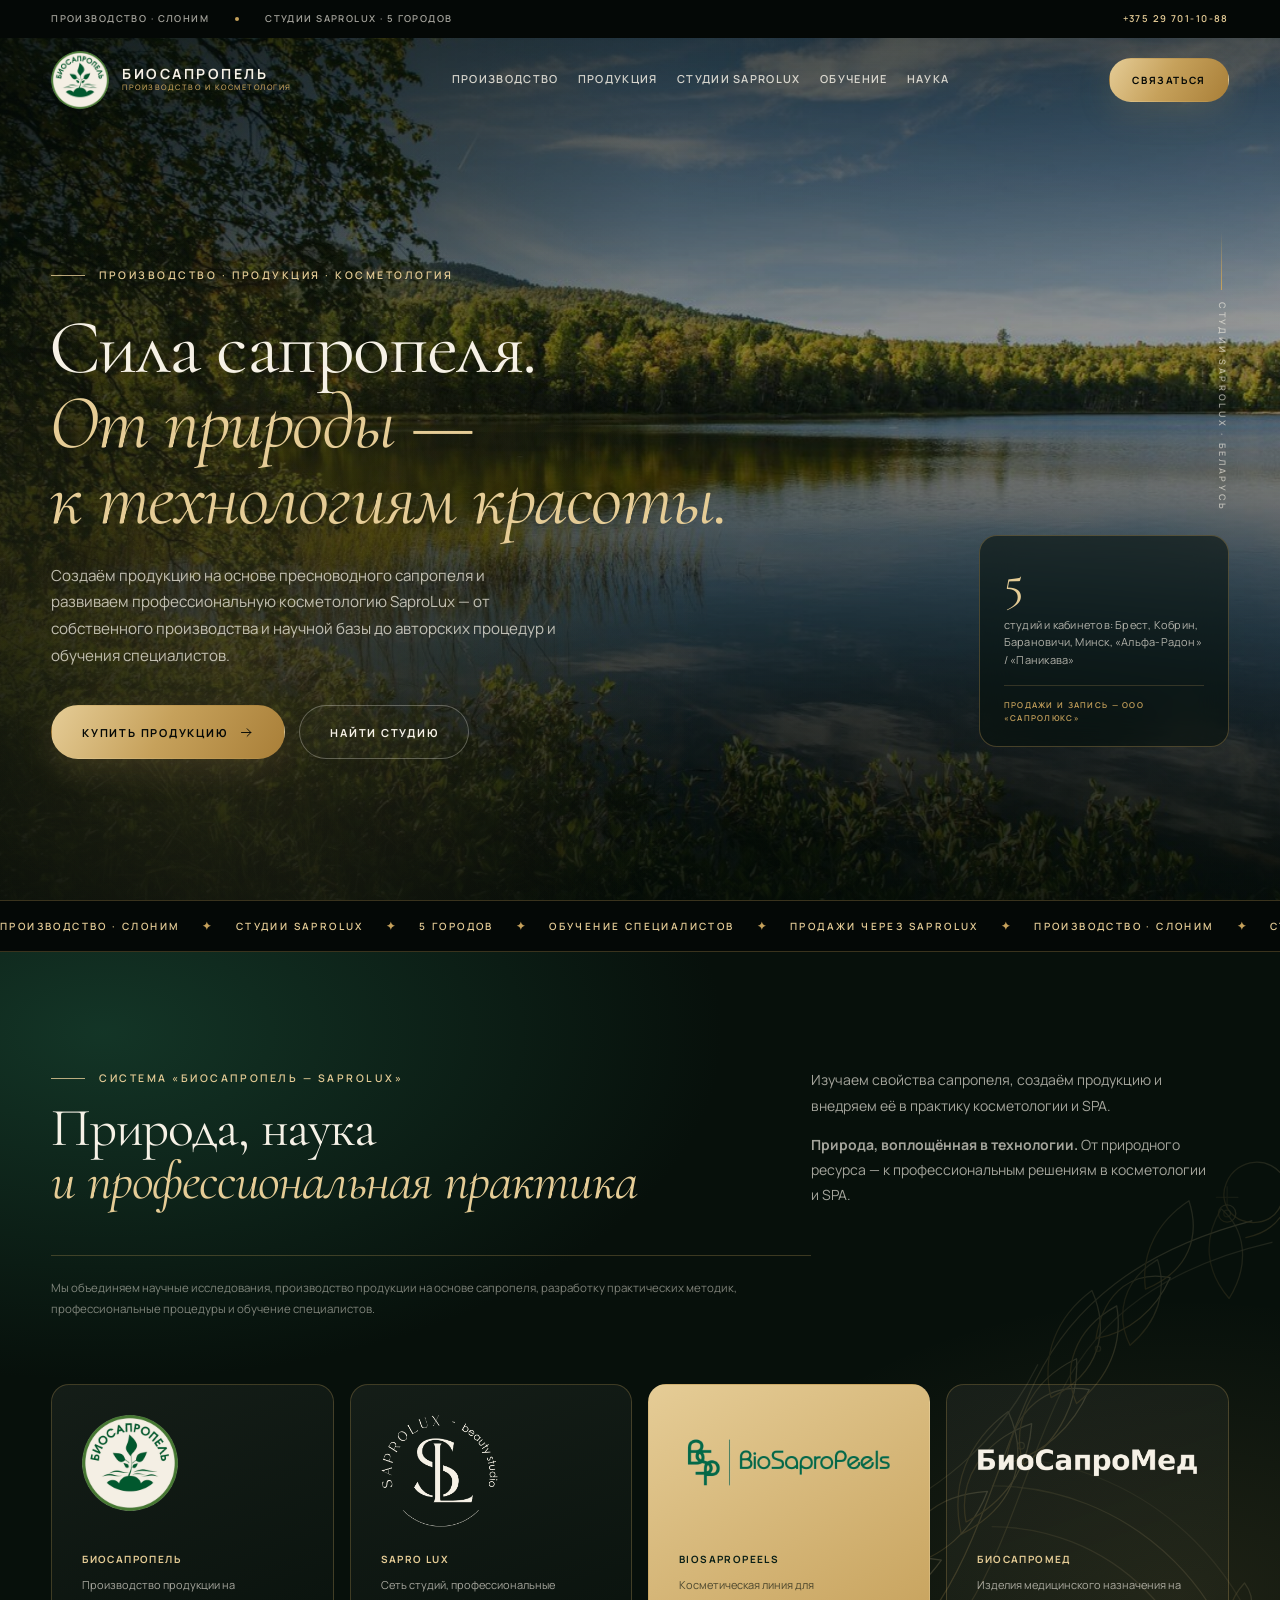
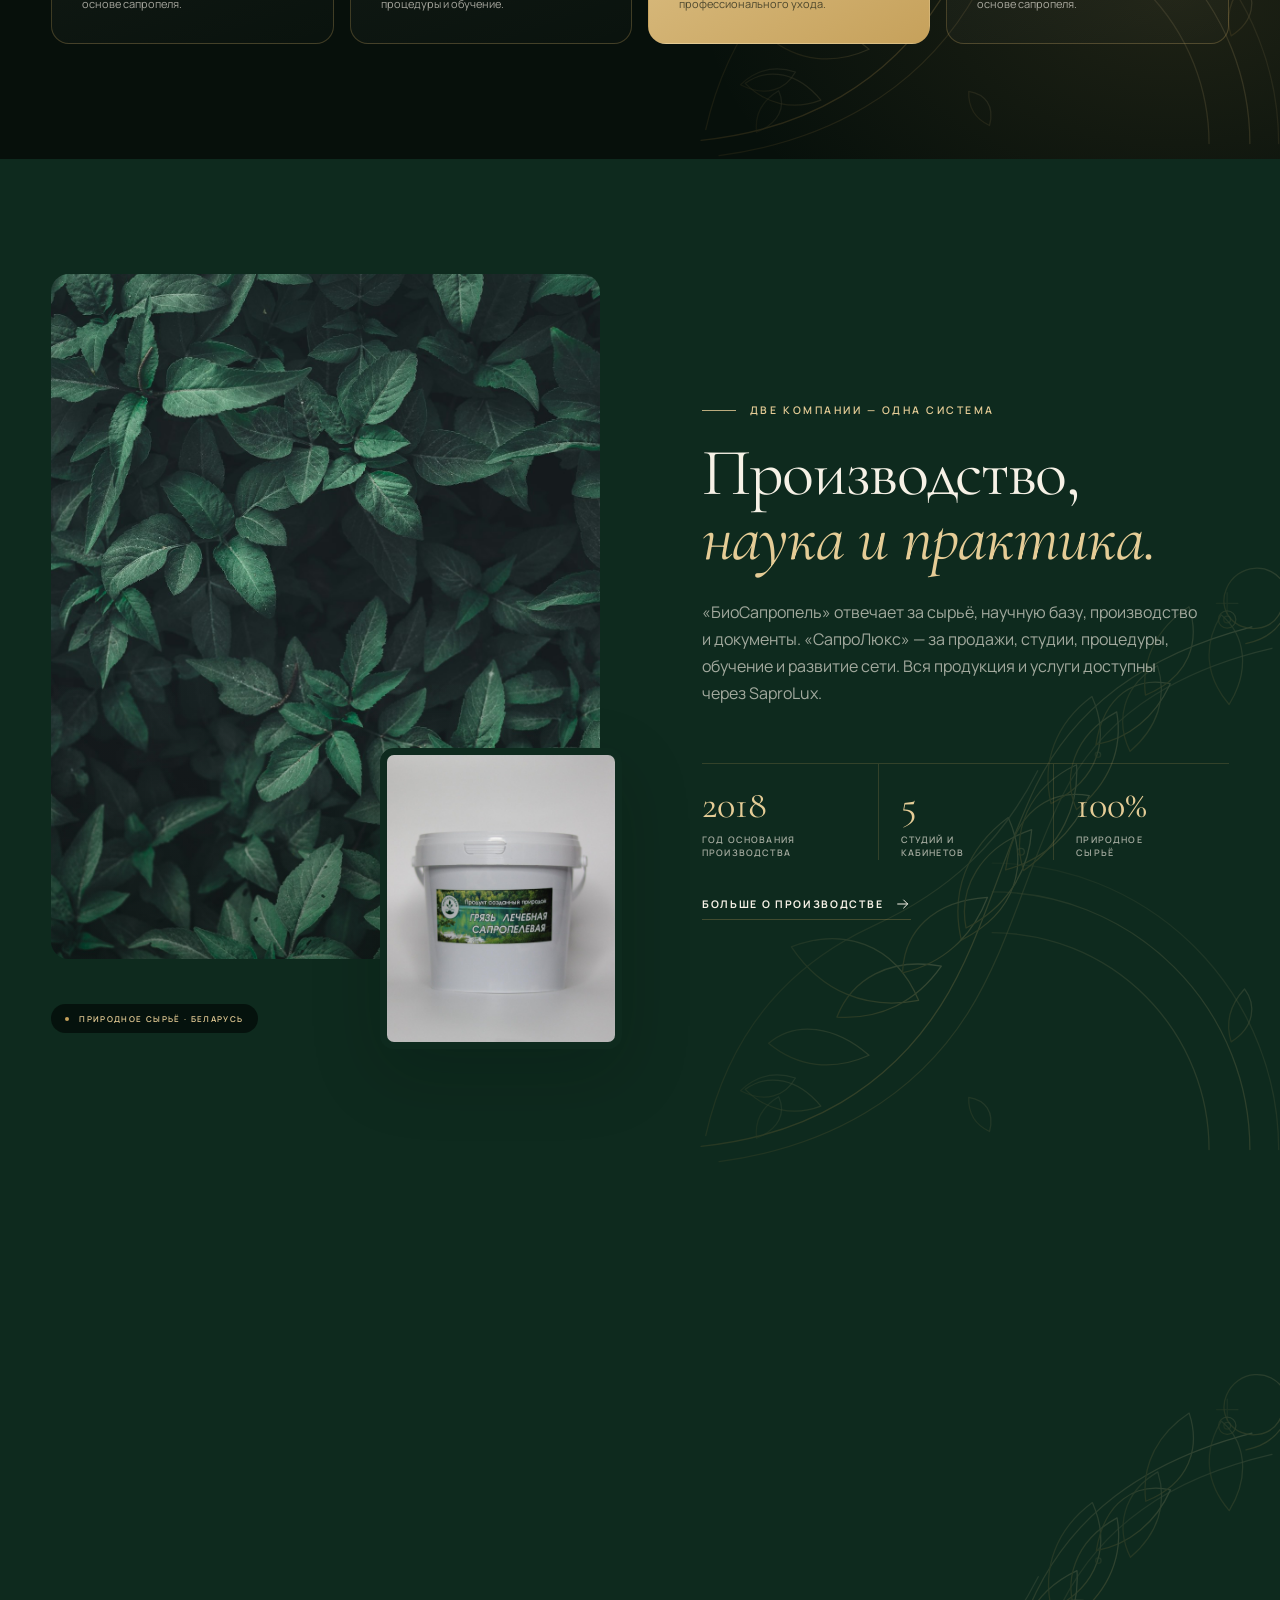
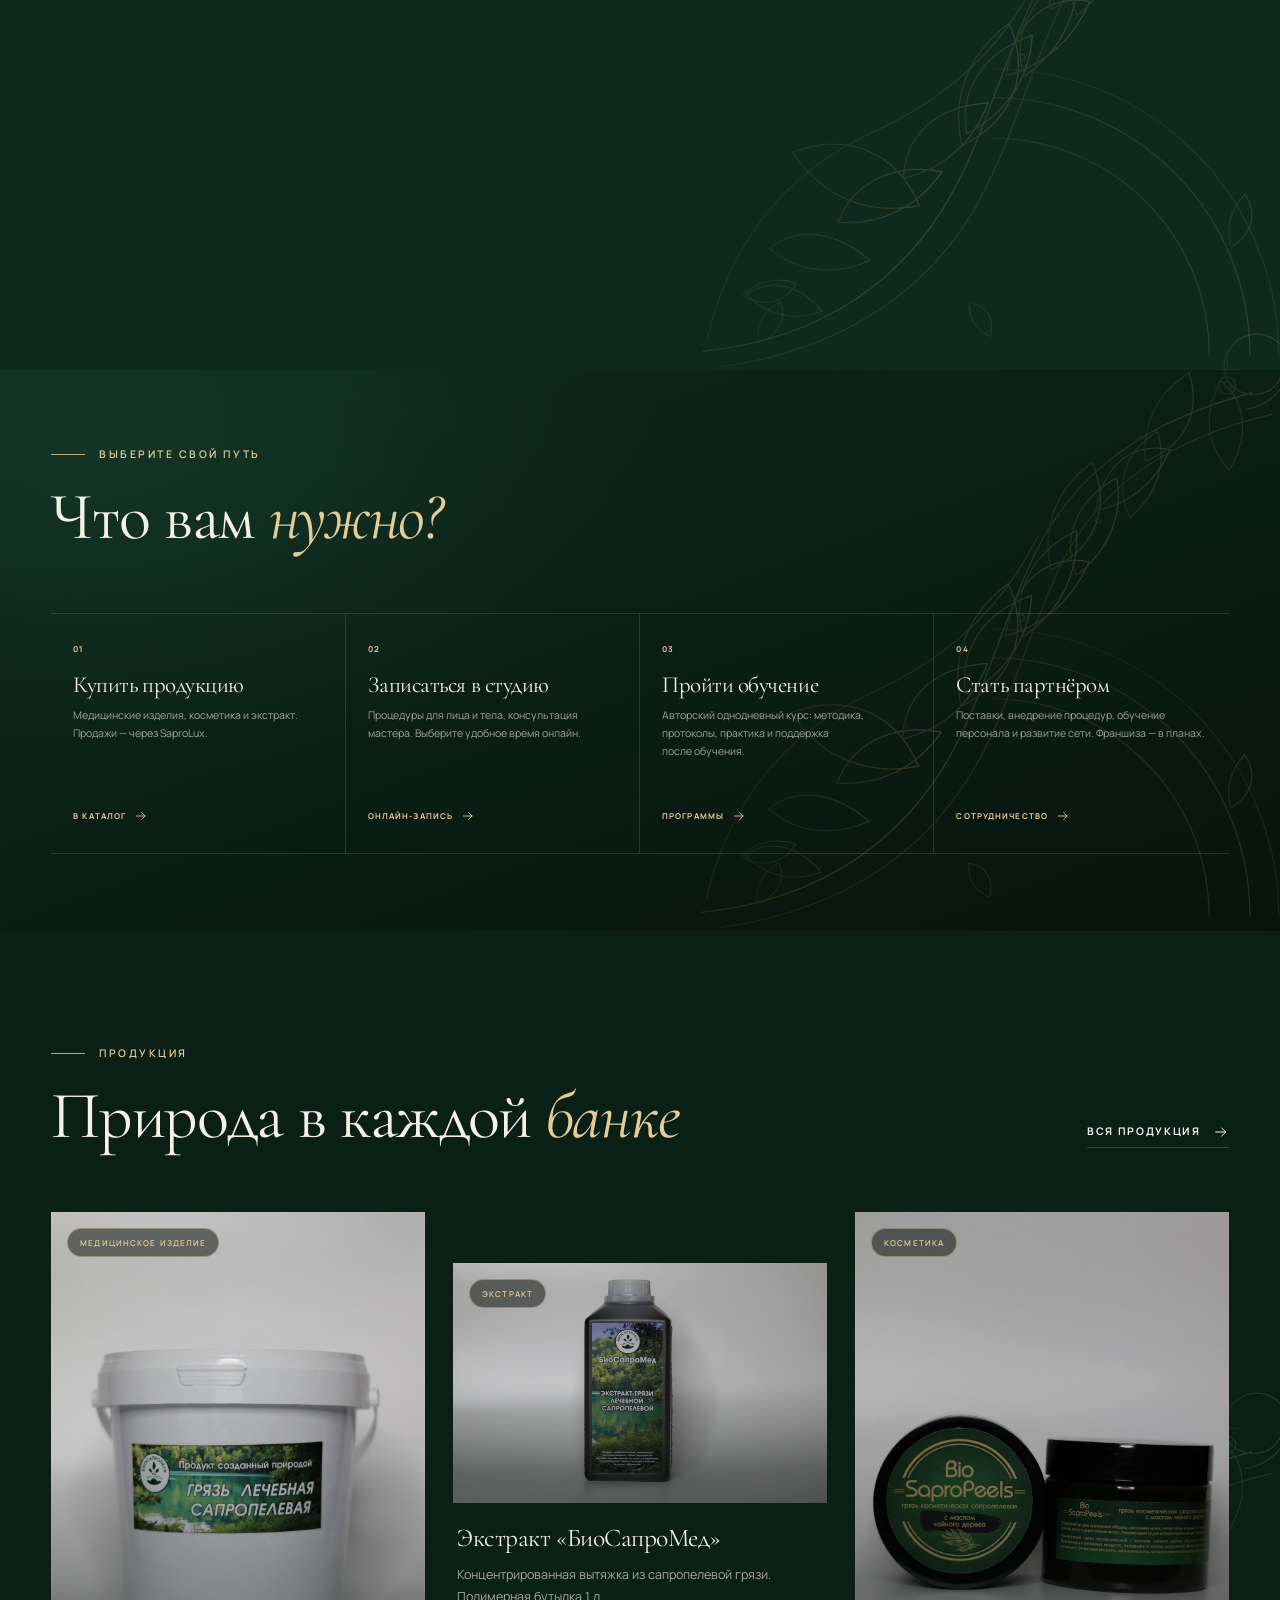
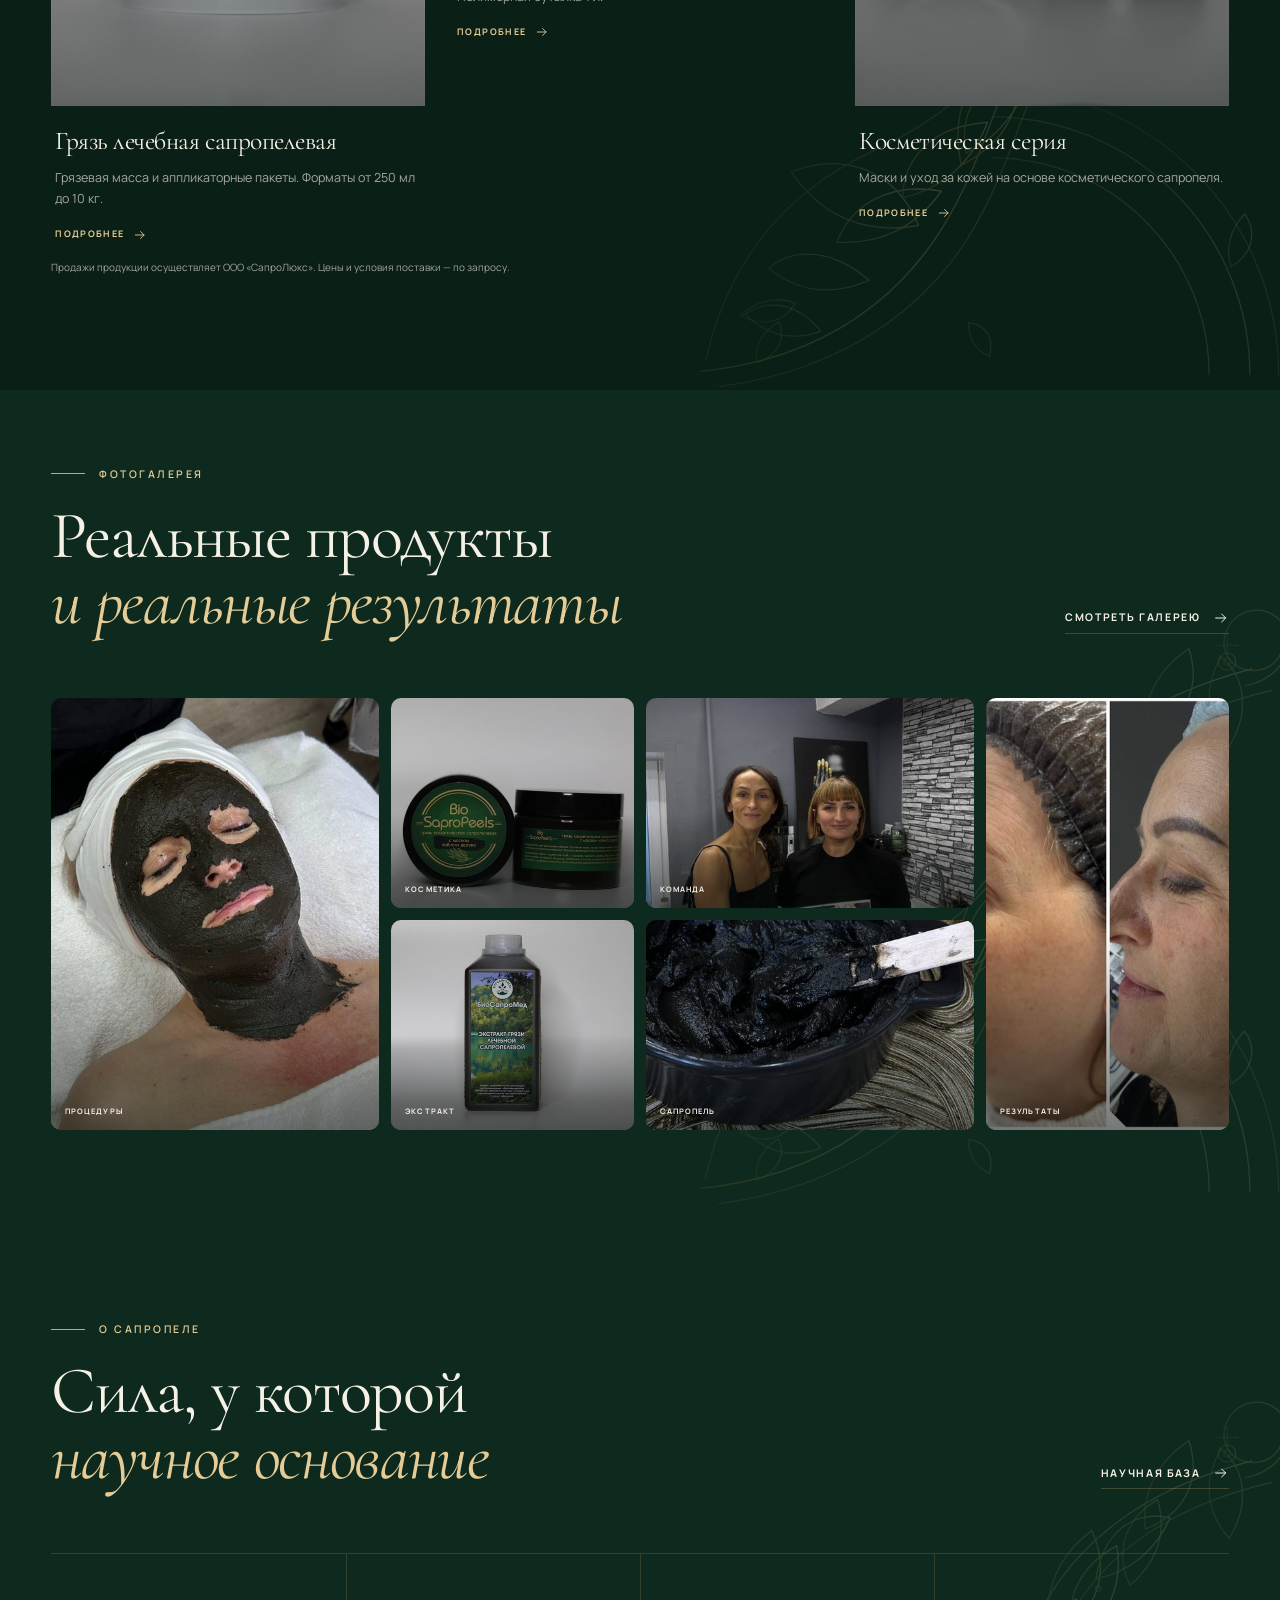
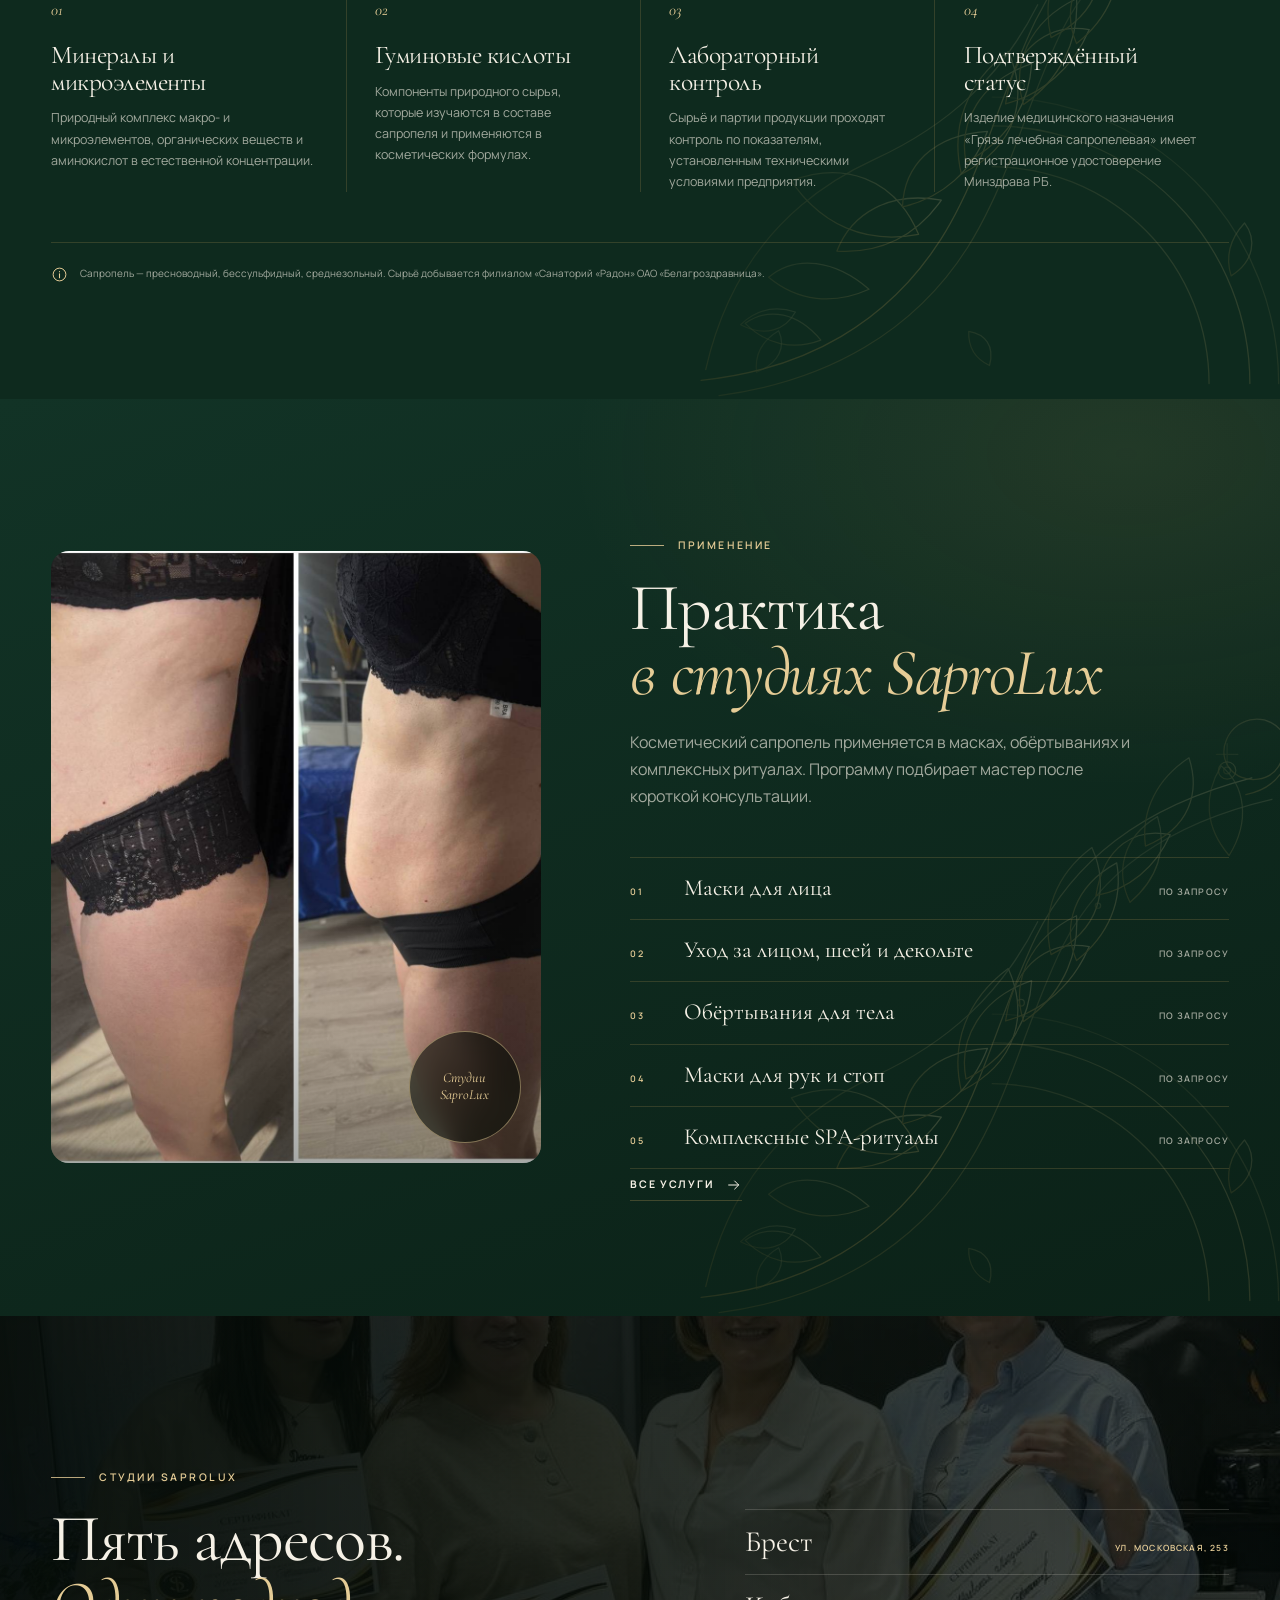
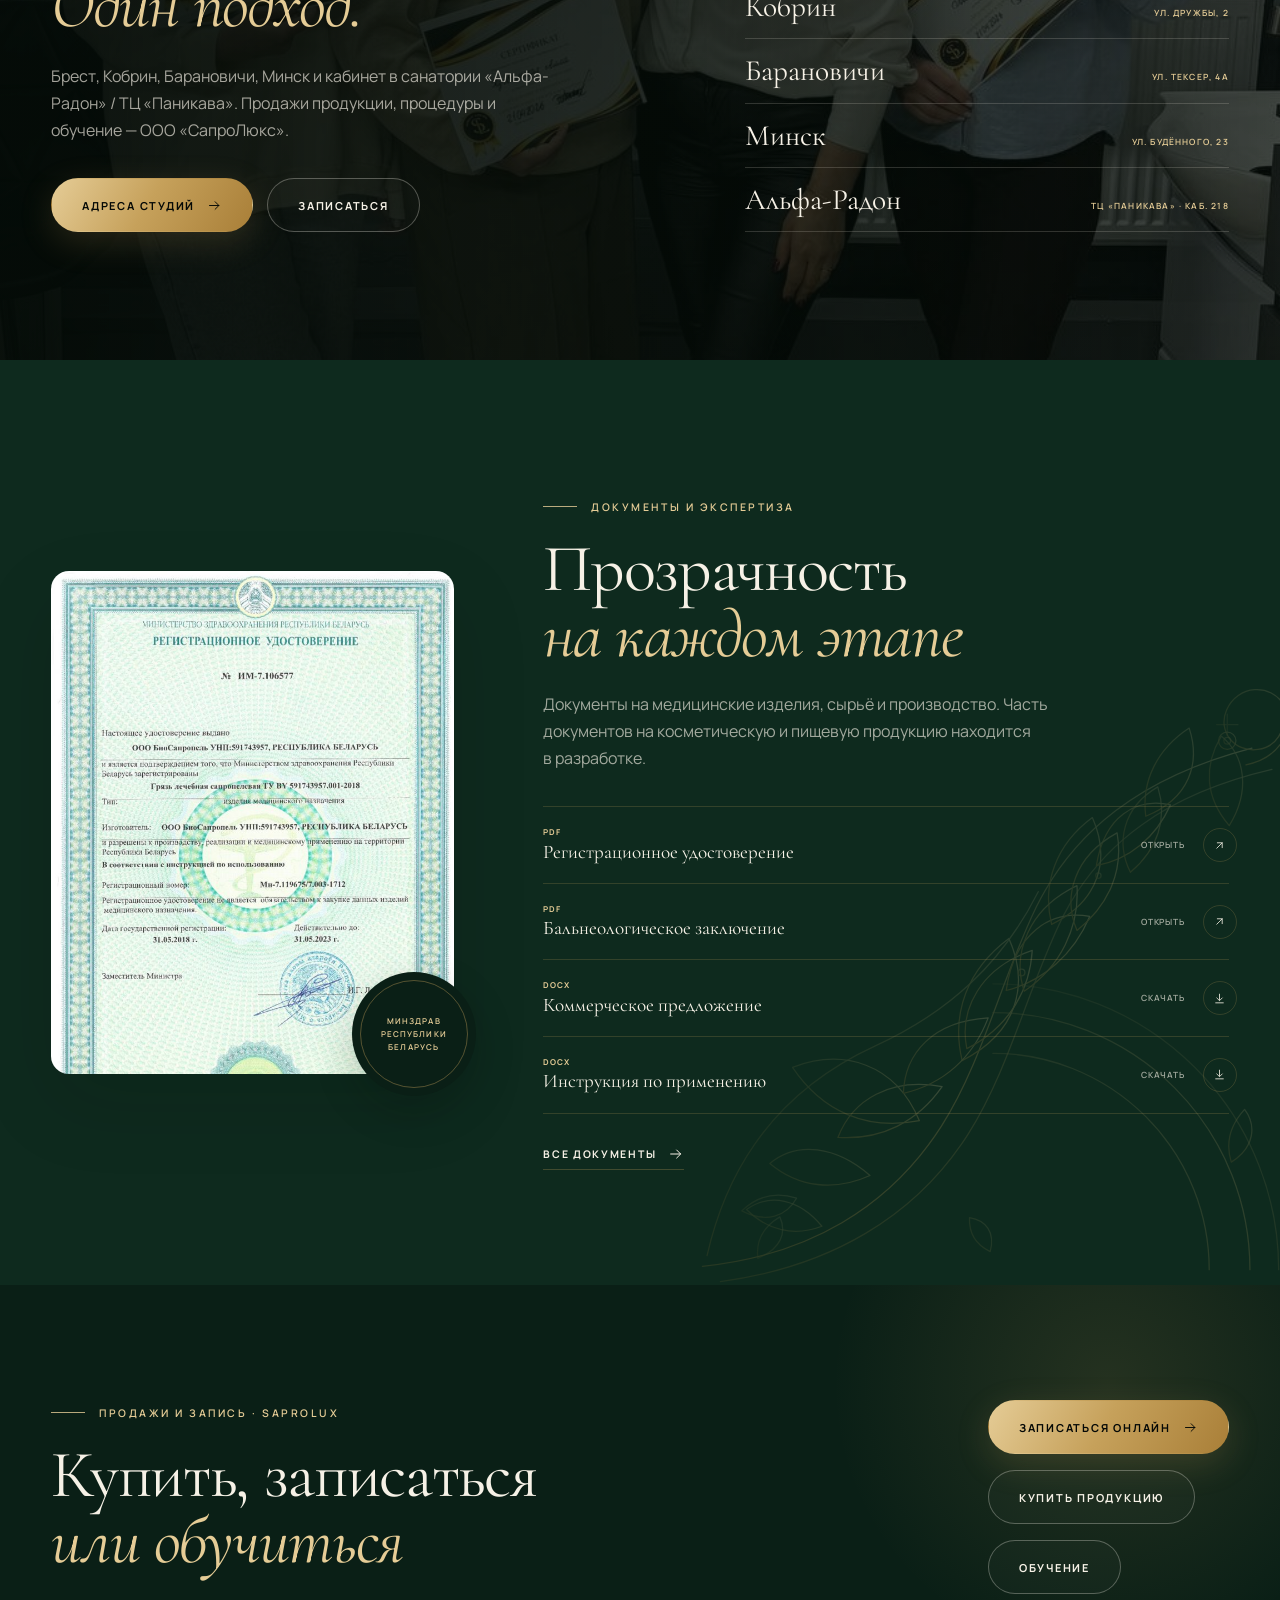
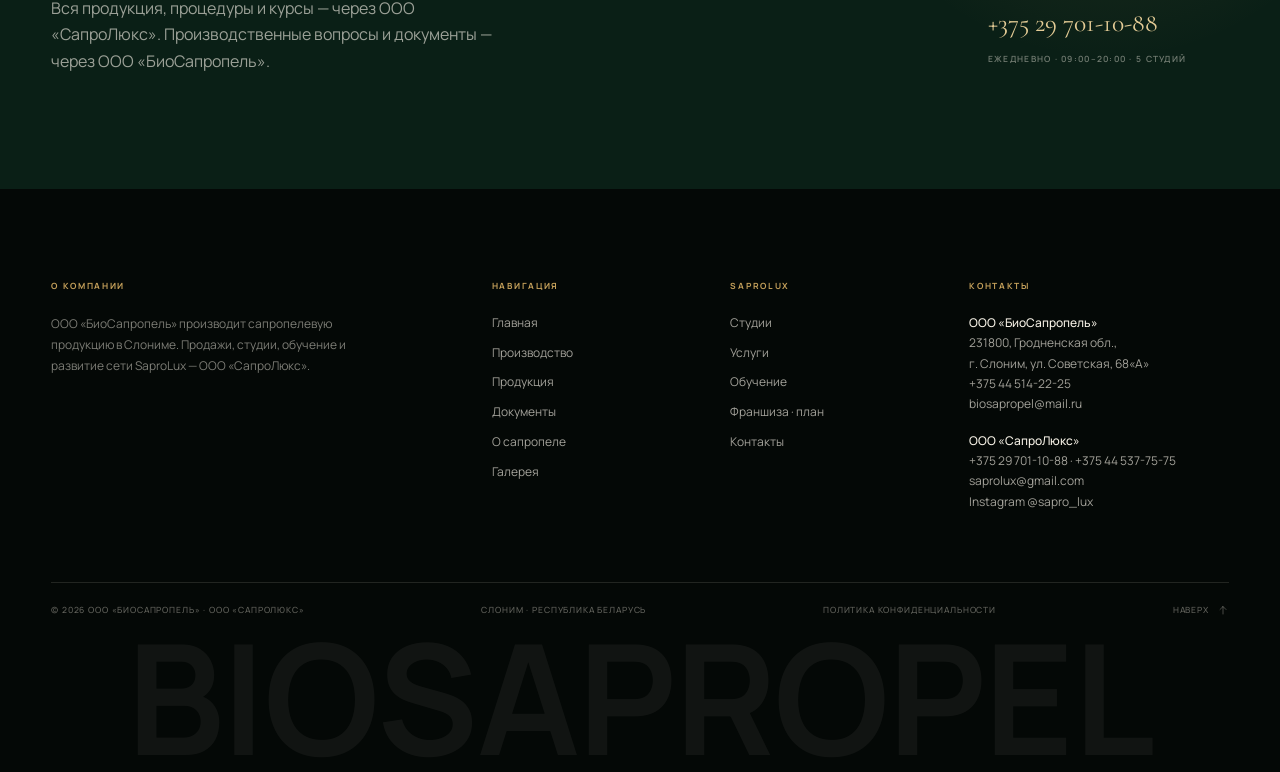
<file: index.html>
<!DOCTYPE html>
<html lang="ru">
<head>
  <meta charset="utf-8">
  <meta name="viewport" content="width=device-width, initial-scale=1">
  <meta name="theme-color" content="#07100b">
  <title>BIOSAPROPEL · производство, продукция и косметология SaproLux</title>
  <meta name="description" content="Собственное производство сапропелевой продукции, научная база, студии SaproLux, авторские процедуры и обучение специалистов.">
  <meta property="og:title" content="BIOSAPROPEL · производство, продукция и косметология SaproLux">
  <meta property="og:description" content="Собственное производство сапропелевой продукции, научная база, студии SaproLux, авторские процедуры и обучение специалистов.">
  <meta property="og:type" content="website">
  <link rel="canonical" href="https://biosapropel.by/">
  <meta property="og:url" content="https://biosapropel.by/">
  <meta property="og:site_name" content="BIOSAPROPEL">
  <meta property="og:locale" content="ru_RU">
  <meta property="og:image" content="https://biosapropel.by/assets/img/og-default.jpg">
  <meta property="og:image:width" content="1200">
  <meta property="og:image:height" content="630">
  <meta property="og:image:alt" content="BIOSAPROPEL — производство, продукция и косметология SaproLux">
  <meta name="twitter:card" content="summary_large_image">
  <meta name="twitter:title" content="BIOSAPROPEL · производство, продукция и косметология SaproLux">
  <meta name="twitter:description" content="Собственное производство сапропелевой продукции, научная база, студии SaproLux, авторские процедуры и обучение специалистов.">
  <meta name="twitter:image" content="https://biosapropel.by/assets/img/og-default.jpg">
  <link rel="icon" href="favicon.ico" sizes="any">
  <link rel="apple-touch-icon" href="assets/img/apple-touch-icon.png">
  <link rel="manifest" href="site.webmanifest">
  <!-- <link rel="icon" href="assets/img/favicon.svg" type="image/svg+xml"> -->
  <link rel="stylesheet" href="assets/css/style.css">
  <script>document.documentElement.classList.add("js");</script>
  <script type="application/ld+json">
  {
    "@context": "https://schema.org",
    "@graph": [
      {
        "@type": "Organization",
        "@id": "https://biosapropel.by/#biosapropel",
        "name": "БиоСапропель",
        "legalName": "ООО «БиоСапропель»",
        "url": "https://biosapropel.by/",
        "logo": "https://biosapropel.by/assets/img/icon-512.png",
        "email": "biosapropel@mail.ru",
        "telephone": "+375445142225",
        "address": {
          "@type": "PostalAddress",
          "postalCode": "231800",
          "addressCountry": "BY",
          "addressRegion": "Гродненская область",
          "addressLocality": "Слоним",
          "streetAddress": "ул. Советская, 68А"
        }
      },
      {
        "@type": "Organization",
        "@id": "https://biosapropel.by/#saprolux",
        "name": "SaproLux",
        "legalName": "ООО «СапроЛюкс»",
        "email": "saprolux@gmail.com",
        "telephone": "+375297011088",
        "sameAs": ["https://instagram.com/sapro_lux"]
      },
      {
        "@type": "WebSite",
        "@id": "https://biosapropel.by/#website",
        "url": "https://biosapropel.by/",
        "name": "BIOSAPROPEL",
        "inLanguage": "ru",
        "publisher": {"@id": "https://biosapropel.by/#biosapropel"}
      },
      {
        "@type": "WebPage",
        "@id": "https://biosapropel.by/#webpage",
        "url": "https://biosapropel.by/",
        "name": "BIOSAPROPEL · производство, продукция и косметология SaproLux",
        "isPartOf": {"@id": "https://biosapropel.by/#website"},
        "about": [
          {"@id": "https://biosapropel.by/#biosapropel"},
          {"@id": "https://biosapropel.by/#saprolux"}
        ],
        "inLanguage": "ru"
      }
    ]
  }
  </script>
</head>
<body class="page-home">
  <a class="skip-link" href="#main">К содержанию</a><div class="topbar">
    <div class="container topbar__inner">
      <div class="topbar__group">
        <span>Производство · Слоним</span>
        <span class="topbar__dot"></span>
        <span class="topbar__group--middle">Студии SaproLux · 5 городов</span>
      </div>
      <div class="topbar__group">
        <a class="topbar__link" href="tel:+375297011088">+375 29 701-10-88</a>
      </div>
    </div>
  </div>
  <header class="site-header" id="header">
    <div class="container site-header__inner">
      <a class="site-logo" href="/" aria-label="БиоСапропель — SaproLux, на главную">
        <img class="site-logo__mark" src="assets/img/brands/logo-biosapropel-round.png" alt="" width="512" height="512">
        <span class="site-logo__text">
          <span class="site-logo__name">БИОСАПРОПЕЛЬ</span>
          <span class="site-logo__sub">Производство и косметология</span>
        </span>
      </a>
      <nav class="main-nav" aria-label="Основная навигация">
        <a href="production.html">Производство</a>
        <a href="products.html">Продукция</a>
        <a href="studios.html">Студии SaproLux</a>
        <a href="training.html">Обучение</a>
        <a href="science.html">Наука</a>
        
      </nav>
      <div class="header-actions">
        <a class="header-phone" href="tel:+375297011088"><span>SaproLux · продажи и запись</span>+375 29 701-10-88</a>
        <a class="btn btn--gold btn--sm" href="contacts.html#contact-form">Связаться</a>
        <button class="burger" type="button" aria-label="Открыть меню" aria-expanded="false" aria-controls="mobile-menu">
          <span></span><span></span><span></span>
        </button>
      </div>
    </div>
  </header>
  <div class="mobile-menu" id="mobile-menu" aria-hidden="true">
    <div class="container">
      <nav class="mobile-menu__nav" aria-label="Мобильная навигация">
        <a href="/" aria-current="page">Главная</a>
        <a href="production.html">Производство</a>
        <a href="products.html">Продукция</a>
        <a href="studios.html">Студии SaproLux</a>
        <a href="training.html">Обучение</a>
        
        <a href="science.html">Наука</a>
        <a href="documents.html">Документы</a>
        <a href="gallery.html">Галерея</a>
        <a href="contacts.html">Контакты</a>
      </nav>
      <div class="mobile-menu__meta">
        <div>
          <a href="tel:+375297011088">+375 29 701-10-88</a><br>
          <a href="tel:+375445377575">+375 44 537-75-75</a><br>
          <a href="mailto:saprolux@gmail.com">saprolux@gmail.com</a>
        </div>
        <div>Студии SaproLux<br>Брест · Кобрин · Барановичи<br>Минск · Альфа-Радон</div>
      </div>
    </div>
  </div>
  <main id="main">
  <section class="hero">
    <div class="hero__bg" style="background-image:url('assets/img/hero-lake.jpg')"></div>
    <div class="hero__veil"></div>
    <div class="container hero__inner">
      <div class="hero__content">
        <p class="eyebrow reveal">Производство · Продукция · Косметология</p>
        <h1 class="reveal" data-delay="1">Сила сапропеля.<br><em>От природы —<br>к технологиям красоты.</em></h1>
        <p class="hero__text reveal" data-delay="2">Создаём продукцию на основе пресноводного сапропеля и развиваем профессиональную косметологию SaproLux — от собственного производства и научной базы до авторских процедур и обучения специалистов.</p>
        <div class="hero__actions reveal" data-delay="3">
          <a class="btn btn--gold" href="products.html">Купить продукцию <svg viewBox="0 0 24 24" fill="none" aria-hidden="true"><path d="M4 12h15M13 6l6 6-6 6" stroke="currentColor" stroke-width="1.5" stroke-linecap="round" stroke-linejoin="round"/></svg></a>
          <a class="btn btn--ghost" href="studios.html">Найти студию</a>
        </div>
      </div>
      <aside class="hero__aside reveal" data-delay="2">
        <div class="hero__place">Студии SaproLux · Беларусь</div>
        <div class="hero-card">
          <span class="hero-card__num">5</span>
          <p>студий и кабинетов: Брест, Кобрин, Барановичи, Минск, «Альфа-Радон» / «Паникава»</p>
          <span class="hero-card__src">Продажи и запись — ООО «СапроЛюкс»</span>
        </div>
      </aside>
      <div class="hero__meta reveal" data-delay="3">
        <div class="hero__tags">
          <span>ООО «БиоСапропель» · Слоним</span>
          <span>РУ № ИМ-7.106577/2107</span>
          <span>ТУ BY 591743957.001-2018</span>
        </div>
        <div class="hero__scroll"><span>Листайте</span><span class="hero__scroll-line"></span></div>
      </div>
    </div>
  </section>

  <div class="marquee" aria-hidden="true"><div class="marquee__track"><span class="marquee__item">Производство · Слоним</span><span class="marquee__item">Студии SaproLux</span><span class="marquee__item">5 городов</span><span class="marquee__item">Обучение специалистов</span><span class="marquee__item">Продажи через SaproLux</span><span class="marquee__item">Производство · Слоним</span><span class="marquee__item">Студии SaproLux</span><span class="marquee__item">5 городов</span><span class="marquee__item">Обучение специалистов</span><span class="marquee__item">Продажи через SaproLux</span></div></div>

  <section class="philosophy section">
    <div class="container">
      <div class="philosophy__head">
        <div class="reveal">
          <p class="eyebrow">Система «БиоСапропель — SaproLux»</p>
          <h2>Природа, наука<br><em>и профессиональная практика</em></h2>
        </div>
        <div class="philosophy__body reveal" data-delay="1">
          <p>Изучаем свойства сапропеля, создаём продукцию и внедряем её в практику косметологии и SPA.</p>
          <p><strong>Природа, воплощённая в технологии.</strong> От природного ресурса — к профессиональным решениям в косметологии и SPA.</p>
        </div>
      </div>
      <p class="philosophy__note reveal">Мы объединяем научные исследования, производство продукции на основе сапропеля, разработку практических методик, профессиональные процедуры и обучение специалистов.</p>
      <div class="brand-wall">
        <article class="brand-tile reveal">
          <div class="brand-tile__logo brand-tile__logo--mark"><img src="assets/img/brands/logo-biosapropel-round.png" alt="Логотип БИОСАПРОПЕЛЬ" loading="lazy"></div>
          <span class="brand-tile__name">БИОСАПРОПЕЛЬ</span>
          <p>Производство продукции на основе сапропеля.</p>
        </article>
        <article class="brand-tile reveal" data-delay="1">
          <div class="brand-tile__logo brand-tile__logo--saprolux"><img src="assets/img/brands/logo-saprolux-light.png" alt="Логотип SAPRO LUX beauty studio" loading="lazy"></div>
          <span class="brand-tile__name">SAPRO LUX</span>
          <p>Сеть студий, профессиональные процедуры и обучение.</p>
        </article>
        <article class="brand-tile brand-tile--gold reveal" data-delay="2">
          <div class="brand-tile__logo brand-tile__logo--wide"><img src="assets/img/brands/logo-biosapropeels.png" alt="Логотип BioSaproPeels" loading="lazy"></div>
          <span class="brand-tile__name">BioSaproPeels</span>
          <p>Косметическая линия для профессионального ухода.</p>
        </article>
        <article class="brand-tile reveal" data-delay="3">
          <div class="brand-tile__logo brand-tile__logo--wide"><img src="assets/img/brands/logo-biosapromed-light.png" alt="Логотип БиоСапроМед" loading="lazy"></div>
          <span class="brand-tile__name">БиоСапроМед</span>
          <p>Изделия медицинского назначения на основе сапропеля.</p>
        </article>
      </div>
    </div>
  </section>

  <section class="section">
    <div class="container">
      <div class="intro__grid">
        <div class="intro__media reveal">
          <div class="intro__img-main">
            <img src="assets/img/leaves.jpg" alt="Природное сырьё и зелень у озера" loading="lazy">
          </div>
          <div class="intro__img-small">
            <img src="assets/img/gallery/product-bucket-01.jpg" alt="Грязь лечебная сапропелевая в ведре" loading="lazy">
          </div>
          <span class="intro__caption">Природное сырьё · Беларусь</span>
        </div>
        <div class="intro__body reveal" data-delay="1">
          <p class="eyebrow">Две компании — одна система</p>
          <h2>Производство,<br><em>наука и практика.</em></h2>
          <p class="lead">«БиоСапропель» отвечает за сырьё, научную базу, производство и документы. «СапроЛюкс» — за продажи, студии, процедуры, обучение и развитие сети. Вся продукция и услуги доступны через SaproLux.</p>
          <div class="intro__facts">
            <div class="fact"><span class="fact__num">2018</span><span class="fact__label">год основания<br>производства</span></div>
            <div class="fact"><span class="fact__num">5</span><span class="fact__label">студий и<br>кабинетов</span></div>
            <div class="fact"><span class="fact__num">100%</span><span class="fact__label">природное<br>сырьё</span></div>
          </div>
          <a class="arrow-link" href="production.html">Больше о производстве <svg viewBox="0 0 24 24" fill="none" aria-hidden="true"><path d="M4 12h15M13 6l6 6-6 6" stroke="currentColor" stroke-width="1.5" stroke-linecap="round" stroke-linejoin="round"/></svg></a>
        </div>
      </div>
    </div>
  </section>

  <section class="section section--tight">
    <div class="container">
      <div class="section-head">
        <div class="section-head__title reveal">
          <p class="eyebrow">Единая система</p>
          <h2>Производство → продукт<br><em>→ практика → развитие</em></h2>
        </div>
        <p class="lead reveal" data-delay="1" style="max-width:360px">Два юридических лица с разными задачами: производство продукции и развитие сети SaproLux.</p>
      </div>
      <div class="brand-grid">
        <a class="brand-card reveal" href="production.html">
          <div class="brand-card__top"><span class="brand-card__label">ООО «БиоСапропель»</span><span class="brand-card__index">01</span></div>
          <h3>Производство<br><em>сапропеля</em></h3>
          <p>Добыча и подготовка сырья, изделия медицинского назначения, косметическая серия и экстракт. Производственная площадка в Слониме, документы и лабораторный контроль.</p>
          <ul class="brand-card__list"><li>Медицинские изделия</li><li>Косметика</li><li>Экстракт</li><li>Документы</li></ul>
          <span class="arrow-link">О производстве <svg viewBox="0 0 24 24" fill="none" aria-hidden="true"><path d="M4 12h15M13 6l6 6-6 6" stroke="currentColor" stroke-width="1.5" stroke-linecap="round" stroke-linejoin="round"/></svg></span>
        </a>
        <a class="brand-card brand-card--dark reveal" data-delay="1" href="studios.html">
          <div class="brand-card__top"><span class="brand-card__label">ООО «СапроЛюкс»</span><span class="brand-card__index">02</span></div>
          <h3>Студии<br><em>SaproLux</em></h3>
          <p>Продажа всей продукции, авторские процедуры, обучение специалистов и партнёрская сеть. Пять адресов в Беларуси и единые стандарты сервиса.</p>
          <ul class="brand-card__list"><li>5 студий</li><li>Процедуры</li><li>Обучение</li><li>Партнёрам</li></ul>
          <span class="arrow-link">Перейти в SaproLux <svg viewBox="0 0 24 24" fill="none" aria-hidden="true"><path d="M4 12h15M13 6l6 6-6 6" stroke="currentColor" stroke-width="1.5" stroke-linecap="round" stroke-linejoin="round"/></svg></span>
        </a>
      </div>
    </div>
  </section>

  <section class="section section--paper section--tight">
    <div class="container">
      <div class="section-head">
        <div class="section-head__title reveal">
          <p class="eyebrow">Выберите свой путь</p>
          <h2>Что вам <em>нужно?</em></h2>
        </div>
      </div>
      <div class="path-grid">
        <a class="path-card reveal" href="products.html">
          <span class="path-card__num">01</span>
          <h3>Купить продукцию</h3>
          <p>Медицинские изделия, косметика и экстракт. Продажи — через SaproLux.</p>
          <span class="path-card__arrow">В каталог <svg viewBox="0 0 24 24" fill="none" aria-hidden="true"><path d="M4 12h15M13 6l6 6-6 6" stroke="currentColor" stroke-width="1.5" stroke-linecap="round" stroke-linejoin="round"/></svg></span>
        </a>
        <a class="path-card reveal" data-delay="1" href="https://apnt.app/gricuk_tatyana" target="_blank" rel="noopener">
          <span class="path-card__num">02</span>
          <h3>Записаться в студию</h3>
          <p>Процедуры для лица и тела, консультация мастера. Выберите удобное время онлайн.</p>
          <span class="path-card__arrow">Онлайн-запись <svg viewBox="0 0 24 24" fill="none" aria-hidden="true"><path d="M4 12h15M13 6l6 6-6 6" stroke="currentColor" stroke-width="1.5" stroke-linecap="round" stroke-linejoin="round"/></svg></span>
        </a>
        <a class="path-card reveal" data-delay="2" href="training.html">
          <span class="path-card__num">03</span>
          <h3>Пройти обучение</h3>
          <p>Авторский однодневный курс: методика, протоколы, практика и поддержка после обучения.</p>
          <span class="path-card__arrow">Программы <svg viewBox="0 0 24 24" fill="none" aria-hidden="true"><path d="M4 12h15M13 6l6 6-6 6" stroke="currentColor" stroke-width="1.5" stroke-linecap="round" stroke-linejoin="round"/></svg></span>
        </a>
        <a class="path-card reveal" data-delay="3" href="training.html">
          <span class="path-card__num">04</span>
          <h3>Стать партнёром</h3>
          <p>Поставки, внедрение процедур, обучение персонала и развитие сети. Франшиза — в планах.</p>
          <span class="path-card__arrow">Сотрудничество <svg viewBox="0 0 24 24" fill="none" aria-hidden="true"><path d="M4 12h15M13 6l6 6-6 6" stroke="currentColor" stroke-width="1.5" stroke-linecap="round" stroke-linejoin="round"/></svg></span>
        </a>
      </div>
    </div>
  </section>

  <section class="section section--dark products">
    <div class="container">
      <div class="section-head">
        <div class="section-head__title reveal">
          <p class="eyebrow">Продукция</p>
          <h2>Природа в каждой <em>банке</em></h2>
        </div>
        <a class="arrow-link reveal" data-delay="1" href="products.html">Вся продукция <svg viewBox="0 0 24 24" fill="none" aria-hidden="true"><path d="M4 12h15M13 6l6 6-6 6" stroke="currentColor" stroke-width="1.5" stroke-linecap="round" stroke-linejoin="round"/></svg></a>
      </div>
      <div class="product-grid">
        <a class="product-card reveal" href="products.html">
          <span class="product-card__media">
            <img src="assets/img/gallery/product-bucket-01.jpg" alt="Грязь лечебная сапропелевая в ведре" loading="lazy">
            <span class="product-card__tag">Медицинское изделие</span>
          </span>
          <span class="product-card__body">
            <h3>Грязь лечебная сапропелевая</h3>
            <p>Грязевая масса и аппликаторные пакеты. Форматы от 250 мл до 10 кг.</p>
            <span class="product-card__link">Подробнее <svg viewBox="0 0 24 24" fill="none" aria-hidden="true"><path d="M4 12h15M13 6l6 6-6 6" stroke="currentColor" stroke-width="1.5" stroke-linecap="round" stroke-linejoin="round"/></svg></span>
          </span>
        </a>
        <a class="product-card reveal" data-delay="1" href="products.html">
          <span class="product-card__media">
            <img src="assets/img/gallery/product-extract-01.jpg" alt="Экстракт «БиоСапроМед»" loading="lazy">
            <span class="product-card__tag">Экстракт</span>
          </span>
          <span class="product-card__body">
            <h3>Экстракт «БиоСапроМед»</h3>
            <p>Концентрированная вытяжка из сапропелевой грязи. Полимерная бутылка 1 л.</p>
            <span class="product-card__link">Подробнее <svg viewBox="0 0 24 24" fill="none" aria-hidden="true"><path d="M4 12h15M13 6l6 6-6 6" stroke="currentColor" stroke-width="1.5" stroke-linecap="round" stroke-linejoin="round"/></svg></span>
          </span>
        </a>
        <a class="product-card reveal" data-delay="2" href="products.html">
          <span class="product-card__media">
            <img src="assets/img/gallery/product-jar-01.jpg" alt="Косметика BioSaproPeels" loading="lazy">
            <span class="product-card__tag">Косметика</span>
          </span>
          <span class="product-card__body">
            <h3>Косметическая серия</h3>
            <p>Маски и уход за кожей на основе косметического сапропеля.</p>
            <span class="product-card__link">Подробнее <svg viewBox="0 0 24 24" fill="none" aria-hidden="true"><path d="M4 12h15M13 6l6 6-6 6" stroke="currentColor" stroke-width="1.5" stroke-linecap="round" stroke-linejoin="round"/></svg></span>
          </span>
        </a>
      </div>
      <p class="table-note reveal">Продажи продукции осуществляет ООО «СапроЛюкс». Цены и условия поставки — по запросу.</p>
    </div>
  </section>

  <section class="section section--tight">
    <div class="container">
      <div class="section-head">
        <div class="section-head__title reveal">
          <p class="eyebrow">Фотогалерея</p>
          <h2>Реальные продукты<br><em>и реальные результаты</em></h2>
        </div>
        <a class="arrow-link reveal" data-delay="1" href="gallery.html">Смотреть галерею <svg viewBox="0 0 24 24" fill="none" aria-hidden="true"><path d="M4 12h15M13 6l6 6-6 6" stroke="currentColor" stroke-width="1.5" stroke-linecap="round" stroke-linejoin="round"/></svg></a>
      </div>
      <div class="gallery-preview reveal">
        <a class="gallery-preview__item" href="gallery.html">
          <img src="assets/img/gallery/procedure-face-02-640.jpg" alt="Сапропелевая маска для лица" loading="lazy">
          <span>Процедуры</span>
        </a>
        <a class="gallery-preview__item" href="gallery.html">
          <img src="assets/img/gallery/product-jar-01-640.jpg" alt="Косметика BioSaproPeels" loading="lazy">
          <span>Косметика</span>
        </a>
        <a class="gallery-preview__item" href="gallery.html">
          <img src="assets/img/gallery/team-01-640.jpg" alt="Команда SaproLux" loading="lazy">
          <span>Команда</span>
        </a>
        <a class="gallery-preview__item" href="gallery.html">
          <img src="assets/img/gallery/result-face-01-after-640.jpg" alt="Результат ухода за кожей лица" loading="lazy">
          <span>Результаты</span>
        </a>
        <a class="gallery-preview__item" href="gallery.html">
          <img src="assets/img/gallery/product-extract-01-640.jpg" alt="Экстракт «БиоСапроМед»" loading="lazy">
          <span>Экстракт</span>
        </a>
        <a class="gallery-preview__item" href="gallery.html">
          <img src="assets/img/gallery/procedure-mud-01-640.jpg" alt="Сапропелевая масса" loading="lazy">
          <span>Сапропель</span>
        </a>
      </div>
    </div>
  </section>

  <section class="section">
    <div class="container">
      <div class="section-head">
        <div class="section-head__title reveal">
          <p class="eyebrow">О сапропеле</p>
          <h2>Сила, у которой<br><em>научное основание</em></h2>
        </div>
        <a class="arrow-link reveal" data-delay="1" href="science.html">Научная база <svg viewBox="0 0 24 24" fill="none" aria-hidden="true"><path d="M4 12h15M13 6l6 6-6 6" stroke="currentColor" stroke-width="1.5" stroke-linecap="round" stroke-linejoin="round"/></svg></a>
      </div>
      <div class="why-grid">
        <div class="why-card reveal">
          <span class="why-card__num">01</span>
          <h3>Минералы и микроэлементы</h3>
          <p>Природный комплекс макро- и микроэлементов, органических веществ и аминокислот в естественной концентрации.</p>
        </div>
        <div class="why-card reveal" data-delay="1">
          <span class="why-card__num">02</span>
          <h3>Гуминовые кислоты</h3>
          <p>Компоненты природного сырья, которые изучаются в составе сапропеля и применяются в косметических формулах.</p>
        </div>
        <div class="why-card reveal" data-delay="2">
          <span class="why-card__num">03</span>
          <h3>Лабораторный контроль</h3>
          <p>Сырьё и партии продукции проходят контроль по показателям, установленным техническими условиями предприятия.</p>
        </div>
        <div class="why-card reveal" data-delay="3">
          <span class="why-card__num">04</span>
          <h3>Подтверждённый статус</h3>
          <p>Изделие медицинского назначения «Грязь лечебная сапропелевая» имеет регистрационное удостоверение Минздрава РБ.</p>
        </div>
      </div>
      <div class="why__note reveal">
        <svg viewBox="0 0 24 24" fill="none" aria-hidden="true"><circle cx="12" cy="12" r="9" stroke="currentColor" stroke-width="1.4"/><path d="M12 11v5.5M12 7.8v.4" stroke="currentColor" stroke-width="1.5" stroke-linecap="round"/></svg>
        <span>Сапропель — пресноводный, бессульфидный, среднезольный. Сырьё добывается филиалом «Санаторий «Радон» ОАО «Белагроздравница».</span>
      </div>
    </div>
  </section>

  <section class="section section--sand">
    <div class="container">
      <div class="ritual__grid">
        <div class="ritual__media reveal">
          <img src="assets/img/gallery/result-body-02.jpg" alt="Сапропелевое обёртывание для тела" loading="lazy">
          <span class="ritual__badge">Студии<br>SaproLux</span>
        </div>
        <div class="ritual__body reveal" data-delay="1">
          <p class="eyebrow">Применение</p>
          <h2>Практика<br><em>в студиях SaproLux</em></h2>
          <p class="lead">Косметический сапропель применяется в масках, обёртываниях и комплексных ритуалах. Программу подбирает мастер после короткой консультации.</p>
          <div class="ritual__list">
            <div class="ritual-item"><span class="ritual-item__num">01</span><span class="ritual-item__title">Маски для лица</span><span class="ritual-item__meta">по запросу</span></div>
            <div class="ritual-item"><span class="ritual-item__num">02</span><span class="ritual-item__title">Уход за лицом, шеей и декольте</span><span class="ritual-item__meta">по запросу</span></div>
            <div class="ritual-item"><span class="ritual-item__num">03</span><span class="ritual-item__title">Обёртывания для тела</span><span class="ritual-item__meta">по запросу</span></div>
            <div class="ritual-item"><span class="ritual-item__num">04</span><span class="ritual-item__title">Маски для рук и стоп</span><span class="ritual-item__meta">по запросу</span></div>
            <div class="ritual-item"><span class="ritual-item__num">05</span><span class="ritual-item__title">Комплексные SPA-ритуалы</span><span class="ritual-item__meta">по запросу</span></div>
          </div>
          <a class="arrow-link" href="services.html">Все услуги <svg viewBox="0 0 24 24" fill="none" aria-hidden="true"><path d="M4 12h15M13 6l6 6-6 6" stroke="currentColor" stroke-width="1.5" stroke-linecap="round" stroke-linejoin="round"/></svg></a>
        </div>
      </div>
    </div>
  </section>

  <section class="studios-band">
    <div class="studios-band__bg" style="background-image:url('assets/img/gallery/team-02.jpg')"></div>
    <div class="studios-band__veil"></div>
    <div class="container studios-band__inner">
      <div class="studios-band__body reveal">
        <p class="eyebrow">Студии SaproLux</p>
        <h2>Пять адресов.<br><em>Один подход.</em></h2>
        <p class="lead">Брест, Кобрин, Барановичи, Минск и кабинет в санатории «Альфа-Радон» / ТЦ «Паникава». Продажи продукции, процедуры и обучение — ООО «СапроЛюкс».</p>
        <div class="studios-band__actions">
          <a class="btn btn--gold" href="studios.html">Адреса студий <svg viewBox="0 0 24 24" fill="none" aria-hidden="true"><path d="M4 12h15M13 6l6 6-6 6" stroke="currentColor" stroke-width="1.5" stroke-linecap="round" stroke-linejoin="round"/></svg></a>
          <a class="btn btn--ghost" href="https://apnt.app/gricuk_tatyana" target="_blank" rel="noopener">Записаться</a>
        </div>
      </div>
      <div class="city-list reveal" data-delay="1">
        <div class="city"><span class="city__name">Брест</span><span class="city__status">ул. Московская, 253</span></div>
        <div class="city"><span class="city__name">Кобрин</span><span class="city__status">ул. Дружбы, 2</span></div>
        <div class="city"><span class="city__name">Барановичи</span><span class="city__status">ул. Тексер, 4А</span></div>
        <div class="city"><span class="city__name">Минск</span><span class="city__status">ул. Будённого, 23</span></div>
        <div class="city"><span class="city__name">Альфа-Радон</span><span class="city__status">ТЦ «Паникава» · каб. 218</span></div>
      </div>
    </div>
  </section>

  <section class="section">
    <div class="container">
      <div class="docs-preview__grid">
        <div class="doc-feature reveal">
          <div class="doc-feature__img">
            <img src="assets/img/certificate.jpg" alt="Регистрационное удостоверение Министерства здравоохранения Республики Беларусь" loading="lazy">
          </div>
          <span class="doc-feature__seal">Минздрав<br>Республики<br>Беларусь</span>
        </div>
        <div class="docs-preview__body reveal" data-delay="1">
          <p class="eyebrow">Документы и экспертиза</p>
          <h2>Прозрачность<br><em>на каждом этапе</em></h2>
          <p class="lead">Документы на медицинские изделия, сырьё и производство. Часть документов на косметическую и пищевую продукцию находится в разработке.</p>
          <div class="doc-list">
            <a class="doc-row" href="assets/docs/registration-mud.pdf" target="_blank" rel="noopener">
              <span><span class="doc-row__type">PDF</span><span class="doc-row__name">Регистрационное удостоверение</span></span>
              <span class="doc-row__size">открыть</span>
              <span class="doc-row__icon"><svg viewBox="0 0 24 24" fill="none" aria-hidden="true"><path d="M7 17 17 7M8 7h9v9" stroke="currentColor" stroke-width="1.5" stroke-linecap="round" stroke-linejoin="round"/></svg></span>
            </a>
            <a class="doc-row" href="assets/docs/balneological-report.pdf" target="_blank" rel="noopener">
              <span><span class="doc-row__type">PDF</span><span class="doc-row__name">Бальнеологическое заключение</span></span>
              <span class="doc-row__size">открыть</span>
              <span class="doc-row__icon"><svg viewBox="0 0 24 24" fill="none" aria-hidden="true"><path d="M7 17 17 7M8 7h9v9" stroke="currentColor" stroke-width="1.5" stroke-linecap="round" stroke-linejoin="round"/></svg></span>
            </a>
            <a class="doc-row" href="assets/docs/commercial-offer.docx" download>
              <span><span class="doc-row__type">DOCX</span><span class="doc-row__name">Коммерческое предложение</span></span>
              <span class="doc-row__size">скачать</span>
              <span class="doc-row__icon"><svg viewBox="0 0 24 24" fill="none" aria-hidden="true"><path d="M12 4v11M7 11l5 5 5-5M5 20h14" stroke="currentColor" stroke-width="1.5" stroke-linecap="round" stroke-linejoin="round"/></svg></span>
            </a>
            <a class="doc-row" href="assets/docs/instructions.docx" download>
              <span><span class="doc-row__type">DOCX</span><span class="doc-row__name">Инструкция по применению</span></span>
              <span class="doc-row__size">скачать</span>
              <span class="doc-row__icon"><svg viewBox="0 0 24 24" fill="none" aria-hidden="true"><path d="M12 4v11M7 11l5 5 5-5M5 20h14" stroke="currentColor" stroke-width="1.5" stroke-linecap="round" stroke-linejoin="round"/></svg></span>
            </a>
          </div>
          <a class="arrow-link" href="documents.html">Все документы <svg viewBox="0 0 24 24" fill="none" aria-hidden="true"><path d="M4 12h15M13 6l6 6-6 6" stroke="currentColor" stroke-width="1.5" stroke-linecap="round" stroke-linejoin="round"/></svg></a>
        </div>
      </div>
    </div>
  </section>

  <section class="cta">
    <div class="container cta__inner">
      <div class="reveal">
        <p class="eyebrow">Продажи и запись · SaproLux</p>
        <h2 class="cta__title">Купить, записаться<br><em>или обучиться</em></h2>
        <p class="cta__text">Вся продукция, процедуры и курсы — через ООО «СапроЛюкс». Производственные вопросы и документы — через ООО «БиоСапропель».</p>
      </div>
      <div class="cta__actions reveal" data-delay="1">
        <a class="btn btn--gold" href="https://apnt.app/gricuk_tatyana" target="_blank" rel="noopener">Записаться онлайн <svg viewBox="0 0 24 24" fill="none" aria-hidden="true"><path d="M4 12h15M13 6l6 6-6 6" stroke="currentColor" stroke-width="1.5" stroke-linecap="round" stroke-linejoin="round"/></svg></a>
        <a class="btn btn--ghost" href="products.html">Купить продукцию</a>
        <a class="btn btn--ghost" href="training.html">Обучение</a>
        <a class="cta__phone" href="tel:+375297011088">+375 29 701-10-88</a>
        <span class="cta__phone-note">Ежедневно · 09:00–20:00 · 5 студий</span>
      </div>
    </div>
  </section>
</main>

<footer class="site-footer">
    <div class="container">
      <div class="footer__top">
        <div class="footer__brand">
          <div class="footer__title">О компании</div>
          <p>ООО «БиоСапропель» производит сапропелевую продукцию в Слониме. Продажи, студии, обучение и развитие сети SaproLux — ООО «СапроЛюкс».</p>
        </div>
        <div>
          <div class="footer__title">Навигация</div>
          <div class="footer__links">
            <a href="/">Главная</a>
            <a href="production.html">Производство</a>
            <a href="products.html">Продукция</a>
            <a href="documents.html">Документы</a>
            <a href="science.html">О сапропеле</a>
            <a href="gallery.html">Галерея</a>
          </div>
        </div>
        <div>
          <div class="footer__title">SaproLux</div>
          <div class="footer__links">
            <a href="studios.html">Студии</a>
            <a href="services.html">Услуги</a>
            <a href="training.html">Обучение</a>
            
            <a href="franchise.html">Франшиза · план</a>
            <a href="contacts.html">Контакты</a>
          </div>
        </div>
        <div>
          <div class="footer__title">Контакты</div>
          <div class="footer__contact">
            <div><strong>ООО «БиоСапропель»</strong>231800, Гродненская обл.,<br>г. Слоним, ул. Советская, 68«А»<br><a href="tel:+375445142225">+375 44 514-22-25</a><br><a href="mailto:biosapropel@mail.ru">biosapropel@mail.ru</a></div>
            <div><strong>ООО «СапроЛюкс»</strong><a href="tel:+375297011088">+375 29 701-10-88</a> · <a href="tel:+375445377575">+375 44 537-75-75</a><br><a href="mailto:saprolux@gmail.com">saprolux@gmail.com</a><br><a href="https://instagram.com/sapro_lux" target="_blank" rel="noopener">Instagram @sapro_lux</a></div>
          </div>
        </div>
      </div>
      <div class="footer__bottom">
        <span>© <span data-year>2026</span> ООО «БиоСапропель» · ООО «СапроЛюкс»</span>
        <span>Слоним · Республика Беларусь</span>
        <a href="privacy.html">Политика конфиденциальности</a>
        <a class="to-top" href="#" data-to-top>Наверх <svg viewBox="0 0 24 24" fill="none" aria-hidden="true"><path d="M12 20V5M6 11l6-6 6 6" stroke="currentColor" stroke-width="1.5" stroke-linecap="round" stroke-linejoin="round"/></svg></a>
      </div>
    </div>
    <div class="footer__big" aria-hidden="true">BIOSAPROPEL</div>
  </footer>
<script src="assets/js/main.js"></script>
</body>
</html>
</file>
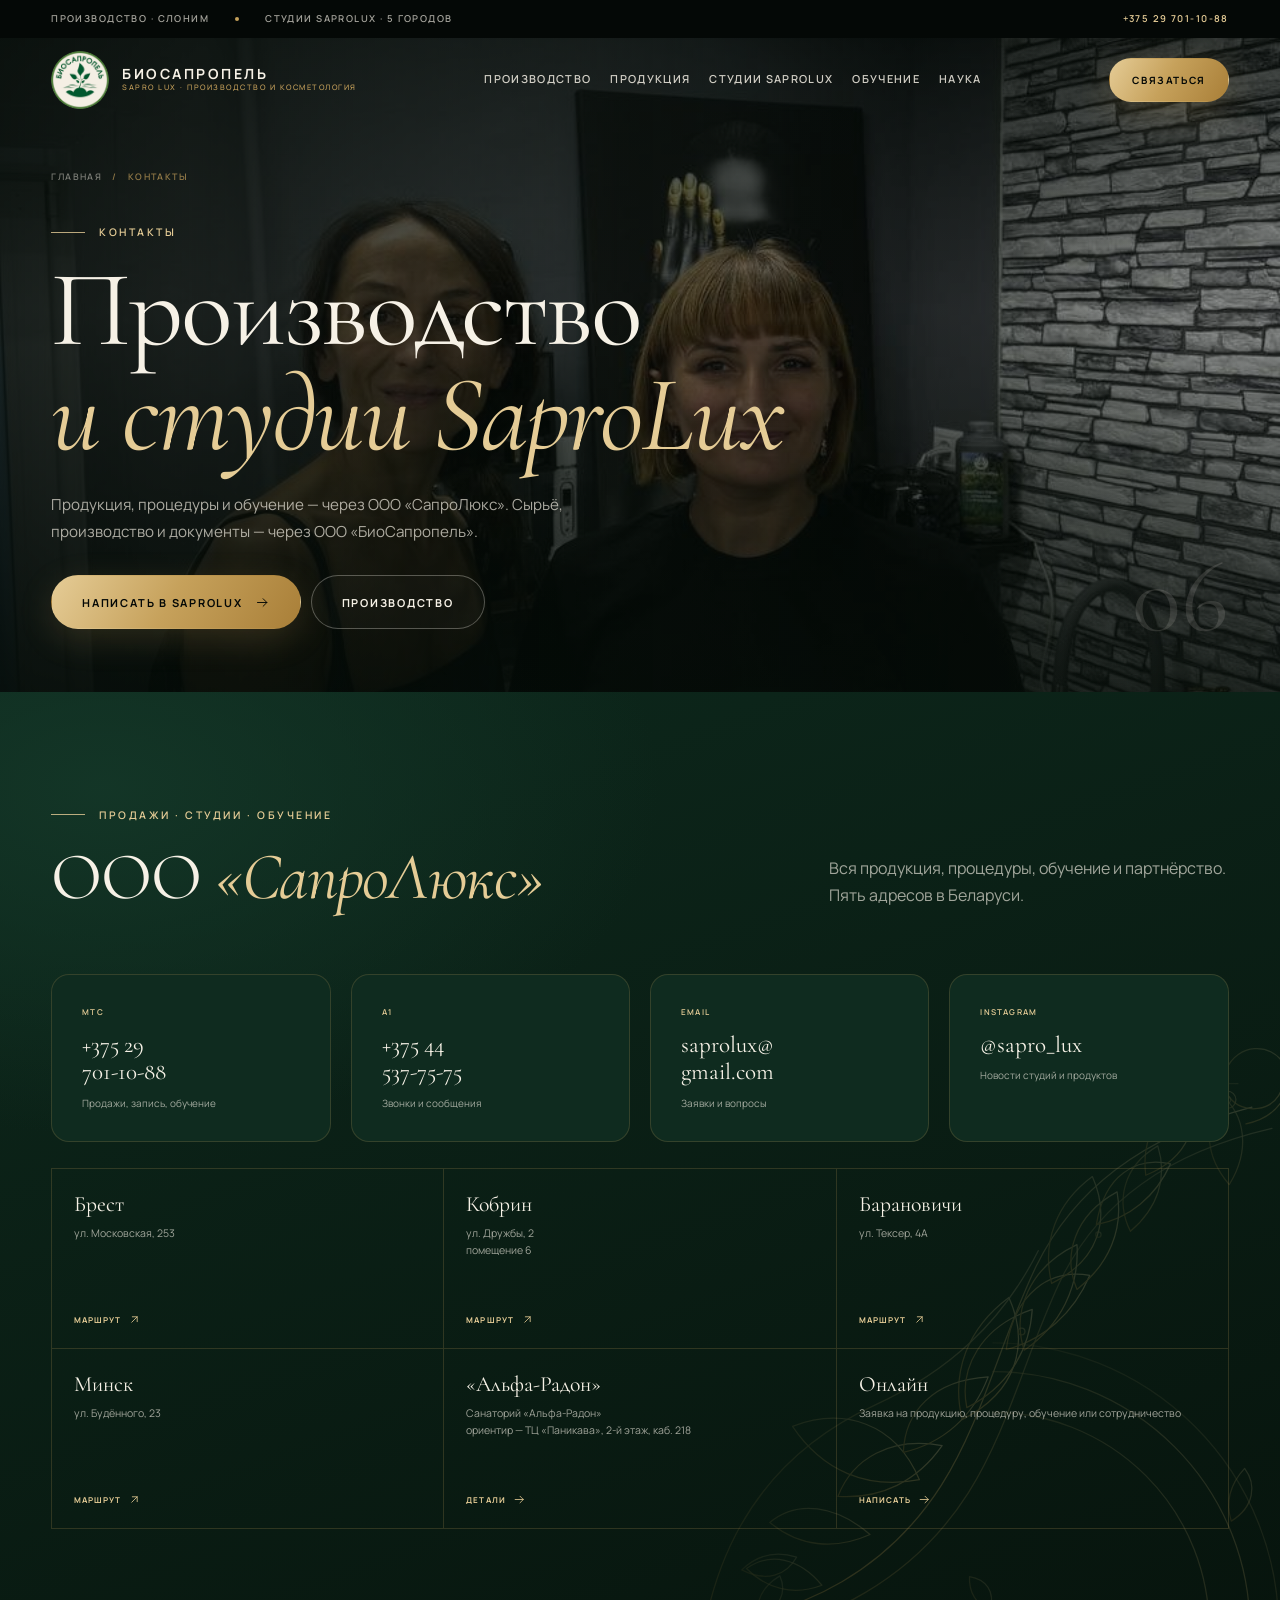
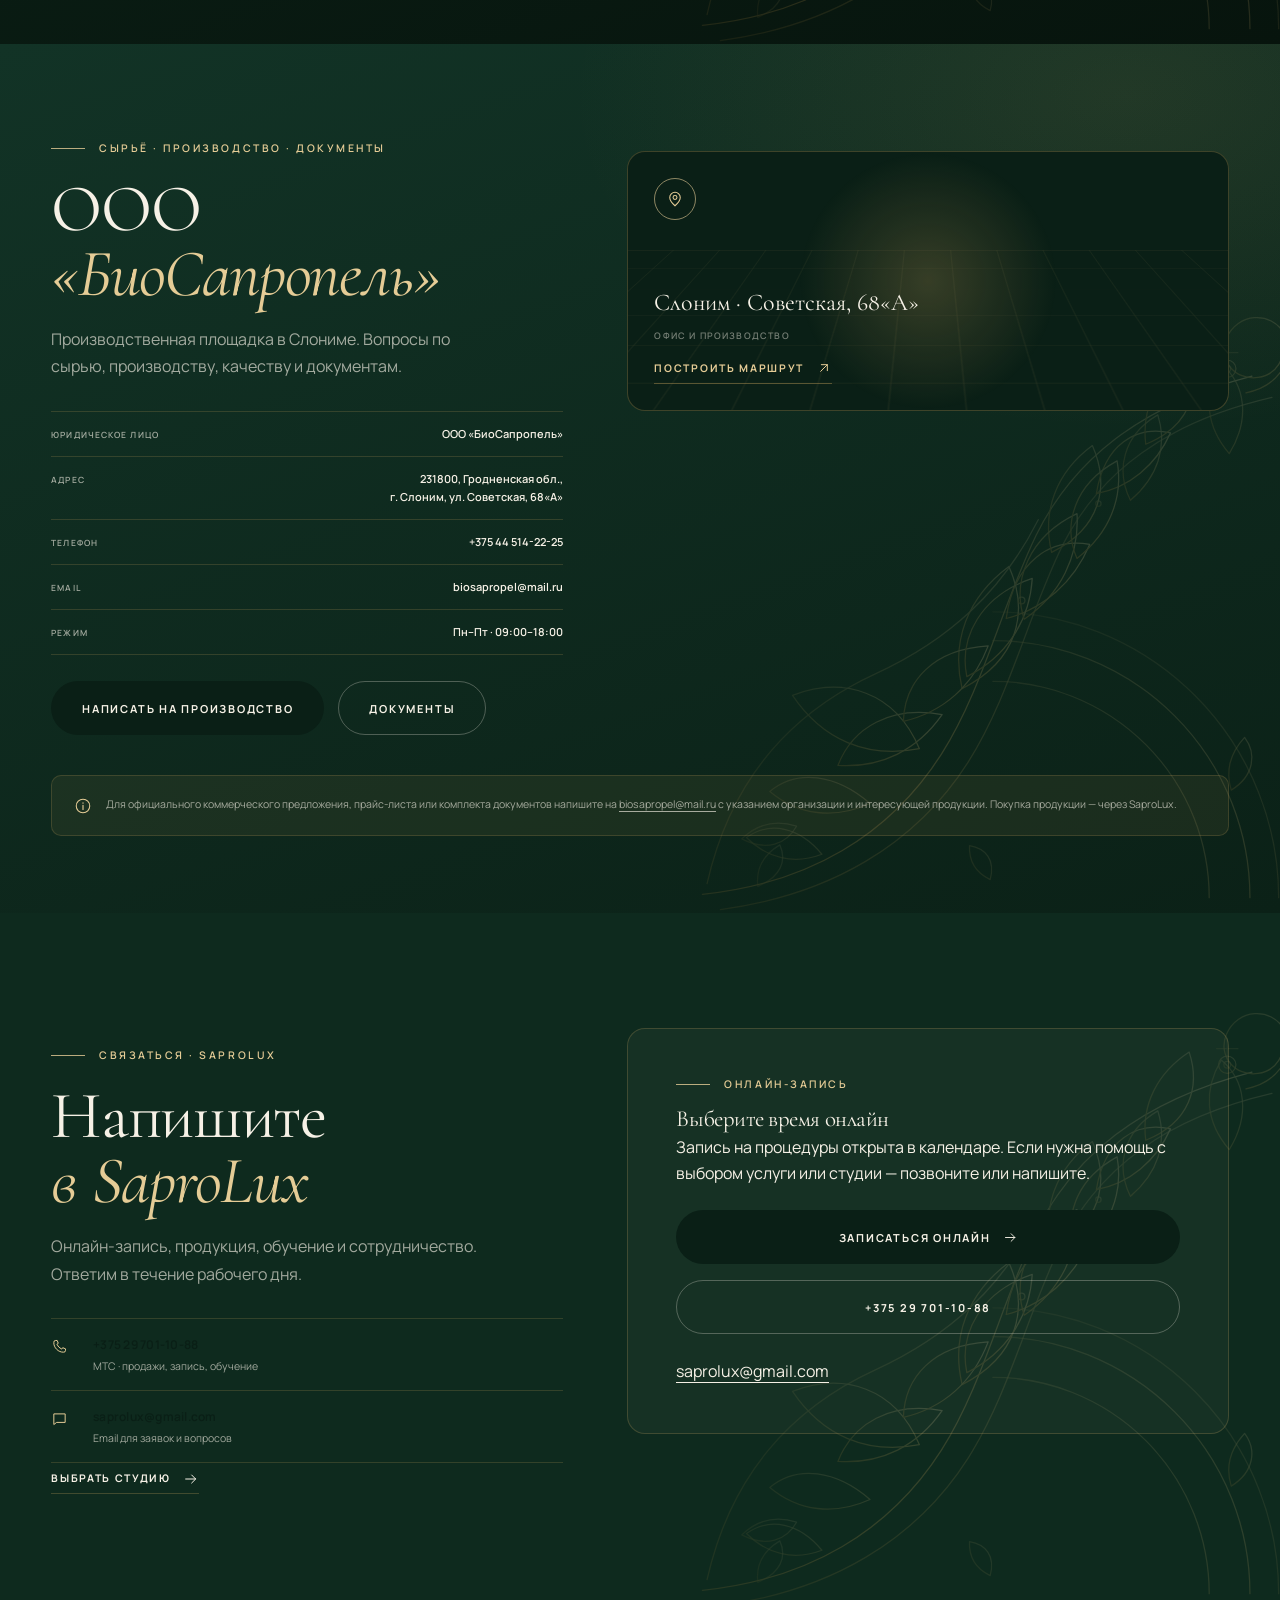
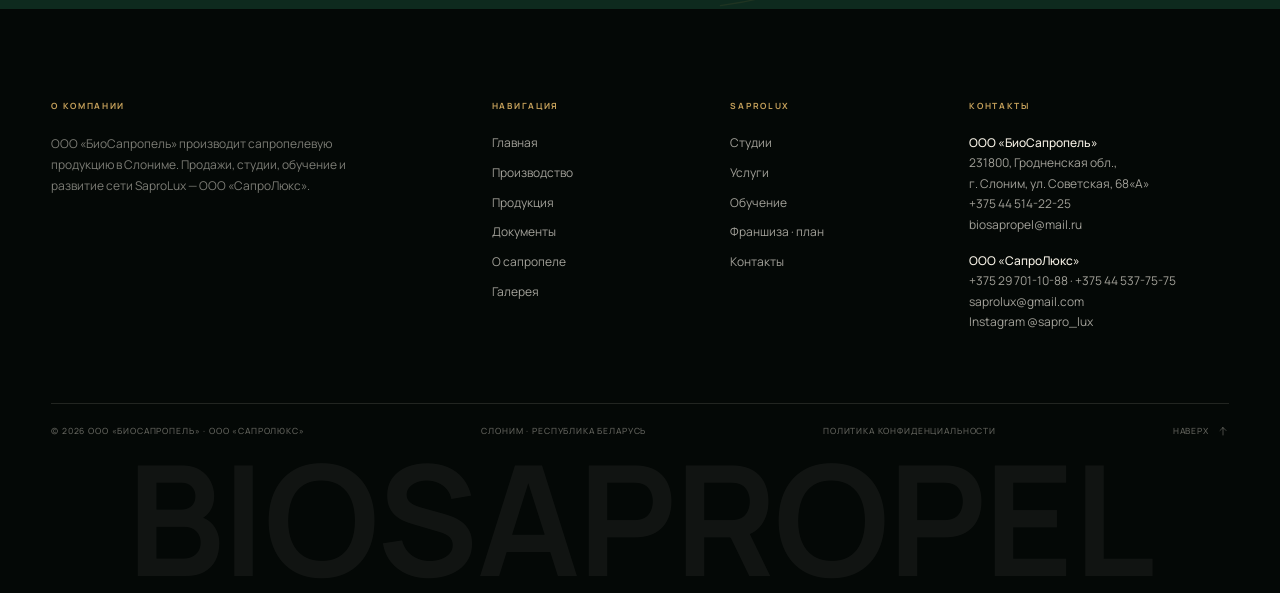
<file: contacts.html>
<!DOCTYPE html>
<html lang="ru">
<head>
  <meta charset="utf-8">
  <meta name="viewport" content="width=device-width, initial-scale=1">
  <meta name="theme-color" content="#07100b">
  <title>Контакты — производство «БиоСапропель» и SaproLux</title>
  <meta name="description" content="Контакты производства «БиоСапропель» в Слониме и студий SaproLux: телефоны, email и пять адресов в Беларуси.">
  <meta property="og:title" content="Контакты — производство «БиоСапропель» и SaproLux">
  <meta property="og:description" content="Контакты производства «БиоСапропель» в Слониме и студий SaproLux: телефоны, email и пять адресов в Беларуси.">
  <meta property="og:type" content="website">
  <link rel="canonical" href="https://biosapropel.by/contacts.html">
  <meta property="og:url" content="https://biosapropel.by/contacts.html">
  <meta property="og:site_name" content="BIOSAPROPEL">
  <meta property="og:locale" content="ru_RU">
  <meta property="og:image" content="https://biosapropel.by/assets/img/og-default.jpg">
  <meta property="og:image:width" content="1200">
  <meta property="og:image:height" content="630">
  <meta property="og:image:alt" content="BIOSAPROPEL — производство, продукция и косметология SaproLux">
  <meta name="twitter:card" content="summary_large_image">
  <meta name="twitter:title" content="Контакты — производство «БиоСапропель» и SaproLux">
  <meta name="twitter:description" content="Контакты производства «БиоСапропель» в Слониме и студий SaproLux: телефоны, email и пять адресов в Беларуси.">
  <meta name="twitter:image" content="https://biosapropel.by/assets/img/og-default.jpg">
  <link rel="icon" href="favicon.ico" sizes="any">
  <link rel="apple-touch-icon" href="assets/img/apple-touch-icon.png">
  <link rel="manifest" href="manifest.webmanifest">
  <link rel="icon" href="assets/img/favicon.svg" type="image/svg+xml">
  <link rel="stylesheet" href="assets/css/style.css">
  <script>document.documentElement.classList.add("js");</script>
</head>
<body class="page-contacts">
  <a class="skip-link" href="#main">К содержанию</a><div class="topbar">
    <div class="container topbar__inner">
      <div class="topbar__group">
        <span>Производство · Слоним</span>
        <span class="topbar__dot"></span>
        <span class="topbar__group--middle">Студии SaproLux · 5 городов</span>
      </div>
      <div class="topbar__group">
        <a class="topbar__link" href="tel:+375297011088">+375 29 701-10-88</a>
      </div>
    </div>
  </div>
  <header class="site-header" id="header">
    <div class="container site-header__inner">
      <a class="site-logo" href="/" aria-label="БиоСапропель — SaproLux, на главную">
        <img class="site-logo__mark" src="assets/img/brands/logo-biosapropel-round.png" alt="" width="512" height="512">
        <span class="site-logo__text">
          <span class="site-logo__name">БИОСАПРОПЕЛЬ</span>
          <span class="site-logo__sub">SAPRO LUX · производство и косметология</span>
        </span>
      </a>
      <nav class="main-nav" aria-label="Основная навигация">
        <a href="production.html">Производство</a>
        <a href="products.html">Продукция</a>
        <a href="studios.html">Студии SaproLux</a>
        <a href="training.html">Обучение</a>
        <a href="science.html">Наука</a>
        
      </nav>
      <div class="header-actions">
        <a class="header-phone" href="tel:+375297011088"><span>SaproLux · продажи и запись</span>+375 29 701-10-88</a>
        <a class="btn btn--gold btn--sm" href="contacts.html#contact-form">Связаться</a>
        <button class="burger" type="button" aria-label="Открыть меню" aria-expanded="false" aria-controls="mobile-menu">
          <span></span><span></span><span></span>
        </button>
      </div>
    </div>
  </header>
  <div class="mobile-menu" id="mobile-menu" aria-hidden="true">
    <div class="container">
      <nav class="mobile-menu__nav" aria-label="Мобильная навигация">
        <a href="/">Главная</a>
        <a href="production.html">Производство</a>
        <a href="products.html">Продукция</a>
        <a href="studios.html">Студии SaproLux</a>
        <a href="training.html">Обучение</a>
        
        <a href="science.html">Наука</a>
        <a href="documents.html">Документы</a>
        <a href="gallery.html">Галерея</a>
        <a href="contacts.html" aria-current="page">Контакты</a>
      </nav>
      <div class="mobile-menu__meta">
        <div>
          <a href="tel:+375297011088">+375 29 701-10-88</a><br>
          <a href="tel:+375445377575">+375 44 537-75-75</a><br>
          <a href="mailto:saprolux@gmail.com">saprolux@gmail.com</a>
        </div>
        <div>Студии SaproLux<br>Брест · Кобрин · Барановичи<br>Минск · Альфа-Радон</div>
      </div>
    </div>
  </div>
  <main id="main">
  <section class="page-hero">
    <div class="page-hero__bg" style="background-image:url('assets/img/gallery/team-01.jpg')"></div>
    <div class="page-hero__veil"></div>
    <div class="container page-hero__inner">
      <nav class="crumbs" aria-label="Хлебные крошки">
        <a href="/">Главная</a><span>/</span><span>Контакты</span>
      </nav>
      <p class="eyebrow">Контакты</p>
      <h1>Производство<br><em>и студии SaproLux</em></h1>
      <p class="page-hero__text">Продукция, процедуры и обучение — через ООО «СапроЛюкс». Сырьё, производство и документы — через ООО «БиоСапропель».</p>
      <div class="page-hero__actions reveal">
        <a class="btn btn--gold" href="mailto:saprolux@gmail.com">Написать в SaproLux <svg viewBox="0 0 24 24" fill="none" aria-hidden="true"><path d="M4 12h15M13 6l6 6-6 6" stroke="currentColor" stroke-width="1.5" stroke-linecap="round" stroke-linejoin="round"/></svg></a>
        <a class="btn btn--ghost" href="mailto:biosapropel@mail.ru">Производство</a>
      </div>
    </div>
    <span class="page-hero__index" aria-hidden="true">06</span>
  </section>

  <section class="section section--paper">
    <div class="container">
      <div class="section-head">
        <div class="section-head__title reveal">
          <p class="eyebrow">Продажи · студии · обучение</p>
          <h2>ООО <em>«СапроЛюкс»</em></h2>
        </div>
        <p class="lead reveal" data-delay="1" style="max-width:400px">Вся продукция, процедуры, обучение и партнёрство. Пять адресов в Беларуси.</p>
      </div>
      <div class="contact-grid">
        <a class="contact-card reveal" href="tel:+375297011088">
          <span class="contact-card__label">МТС</span>
          <span class="contact-card__value">+375 29<br>701-10-88</span>
          <span class="contact-card__note">Продажи, запись, обучение</span>
        </a>
        <a class="contact-card reveal" data-delay="1" href="tel:+375445377575">
          <span class="contact-card__label">A1</span>
          <span class="contact-card__value">+375 44<br>537-75-75</span>
          <span class="contact-card__note">Звонки и сообщения</span>
        </a>
        <a class="contact-card reveal" data-delay="2" href="mailto:saprolux@gmail.com">
          <span class="contact-card__label">Email</span>
          <span class="contact-card__value">saprolux@<br>gmail.com</span>
          <span class="contact-card__note">Заявки и вопросы</span>
        </a>
        <a class="contact-card reveal" data-delay="3" href="https://instagram.com/sapro_lux" target="_blank" rel="noopener">
          <span class="contact-card__label">Instagram</span>
          <span class="contact-card__value">@sapro_lux</span>
          <span class="contact-card__note">Новости студий и продуктов</span>
        </a>
      </div>
      <div class="address-grid reveal" style="margin-top:26px">
        <a class="address-card" href="https://maps.google.com/?q=Брест,+улица+Московская,+253" target="_blank" rel="noopener">
          <span class="address-card__city">Брест</span>
          <span class="address-card__street">ул. Московская, 253</span>
          <span class="address-card__link">Маршрут <svg viewBox="0 0 24 24" fill="none" aria-hidden="true"><path d="M7 17 17 7M8 7h9v9" stroke="currentColor" stroke-width="1.5" stroke-linecap="round" stroke-linejoin="round"/></svg></span>
        </a>
        <a class="address-card" href="https://maps.google.com/?q=Кобрин,+улица+Дружбы,+2" target="_blank" rel="noopener">
          <span class="address-card__city">Кобрин</span>
          <span class="address-card__street">ул. Дружбы, 2<br>помещение 6</span>
          <span class="address-card__link">Маршрут <svg viewBox="0 0 24 24" fill="none" aria-hidden="true"><path d="M7 17 17 7M8 7h9v9" stroke="currentColor" stroke-width="1.5" stroke-linecap="round" stroke-linejoin="round"/></svg></span>
        </a>
        <a class="address-card" href="https://maps.google.com/?q=Барановичи,+улица+Тексер,+4А" target="_blank" rel="noopener">
          <span class="address-card__city">Барановичи</span>
          <span class="address-card__street">ул. Тексер, 4А</span>
          <span class="address-card__link">Маршрут <svg viewBox="0 0 24 24" fill="none" aria-hidden="true"><path d="M7 17 17 7M8 7h9v9" stroke="currentColor" stroke-width="1.5" stroke-linecap="round" stroke-linejoin="round"/></svg></span>
        </a>
        <a class="address-card" href="https://maps.google.com/?q=Минск,+улица+Будённого,+23" target="_blank" rel="noopener">
          <span class="address-card__city">Минск</span>
          <span class="address-card__street">ул. Будённого, 23</span>
          <span class="address-card__link">Маршрут <svg viewBox="0 0 24 24" fill="none" aria-hidden="true"><path d="M7 17 17 7M8 7h9v9" stroke="currentColor" stroke-width="1.5" stroke-linecap="round" stroke-linejoin="round"/></svg></span>
        </a>
        <a class="address-card" href="studios.html#studios">
          <span class="address-card__city">«Альфа-Радон»</span>
          <span class="address-card__street">Санаторий «Альфа-Радон»<br>ориентир — ТЦ «Паникава», 2-й этаж, каб. 218</span>
          <span class="address-card__link">Детали <svg viewBox="0 0 24 24" fill="none" aria-hidden="true"><path d="M4 12h15M13 6l6 6-6 6" stroke="currentColor" stroke-width="1.5" stroke-linecap="round" stroke-linejoin="round"/></svg></span>
        </a>
        <a class="address-card" href="#contact-form">
          <span class="address-card__city">Онлайн</span>
          <span class="address-card__street">Заявка на продукцию, процедуру, обучение или сотрудничество</span>
          <span class="address-card__link">Написать <svg viewBox="0 0 24 24" fill="none" aria-hidden="true"><path d="M4 12h15M13 6l6 6-6 6" stroke="currentColor" stroke-width="1.5" stroke-linecap="round" stroke-linejoin="round"/></svg></span>
        </a>
      </div>
    </div>
  </section>

  <section class="section section--sand section--tight">
    <div class="container">
      <div class="contact-layout">
        <div class="contact-aside reveal">
          <p class="eyebrow">Сырьё · производство · документы</p>
          <h2>ООО<br><em>«БиоСапропель»</em></h2>
          <p class="lead">Производственная площадка в Слониме. Вопросы по сырью, производству, качеству и документам.</p>
          <div class="info-rows">
            <div class="info-row"><span>Юридическое лицо</span><strong>ООО «БиоСапропель»</strong></div>
            <div class="info-row"><span>Адрес</span><strong>231800, Гродненская обл.,<br>г. Слоним, ул. Советская, 68«А»</strong></div>
            <div class="info-row"><span>Телефон</span><strong><a href="tel:+375445142225">+375 44 514-22-25</a></strong></div>
            <div class="info-row"><span>Email</span><strong><a href="mailto:biosapropel@mail.ru">biosapropel@mail.ru</a></strong></div>
            <div class="info-row"><span>Режим</span><strong>Пн–Пт · 09:00–18:00</strong></div>
          </div>
          <div class="hero__actions" style="margin-top:26px">
            <a class="btn btn--dark" href="mailto:biosapropel@mail.ru">Написать на производство</a>
            <a class="btn btn--outline-dark" href="documents.html">Документы</a>
          </div>
        </div>
        <div class="map-card reveal" data-delay="1">
          <div class="map-card__grid"></div>
          <span class="map-card__pin"><svg viewBox="0 0 24 24" fill="none" aria-hidden="true"><path d="M12 21s7-6.2 7-11a7 7 0 1 0-14 0c0 4.8 7 11 7 11Z" stroke="currentColor" stroke-width="1.4"/><circle cx="12" cy="10" r="2.6" stroke="currentColor" stroke-width="1.4"/></svg></span>
          <div class="map-card__body">
            <strong>Слоним · Советская, 68«А»</strong>
            <span>Офис и производство</span>
            <a class="arrow-link" href="https://maps.google.com/?q=Слоним,+улица+Советская,+68А" target="_blank" rel="noopener">Построить маршрут <svg viewBox="0 0 24 24" fill="none" aria-hidden="true"><path d="M7 17 17 7M8 7h9v9" stroke="currentColor" stroke-width="1.5" stroke-linecap="round" stroke-linejoin="round"/></svg></a>
          </div>
        </div>
      </div>
      <div class="notice mt-40 reveal">
        <svg viewBox="0 0 24 24" fill="none" aria-hidden="true"><circle cx="12" cy="12" r="9" stroke="currentColor" stroke-width="1.4"/><path d="M12 11v5.5M12 7.8v.4" stroke="currentColor" stroke-width="1.5" stroke-linecap="round"/></svg>
        <span>Для официального коммерческого предложения, прайс-листа или комплекта документов напишите на <a class="text-link" href="mailto:biosapropel@mail.ru">biosapropel@mail.ru</a> с указанием организации и интересующей продукции. Покупка продукции — через SaproLux.</span>
      </div>
    </div>
  </section>

  <section class="section" id="contact-form">
    <div class="container">
      <div class="contact-layout">
        <div class="contact-aside reveal">
          <p class="eyebrow">Связаться · SaproLux</p>
          <h2>Напишите<br><em>в SaproLux</em></h2>
          <p class="lead">Онлайн-запись, продукция, обучение и сотрудничество. Ответим в течение рабочего дня.</p>
          <div class="quality-list quality-list--light">
            <div class="quality-item"><svg viewBox="0 0 24 24" fill="none" aria-hidden="true"><path d="M6.6 3.5h2.1l1.6 4-2 1.4a14.4 14.4 0 0 0 6.8 6.8l1.4-2 4 1.6v2.1a2.6 2.6 0 0 1-2.8 2.6C10.5 20.4 3.6 13.5 4 6.3a2.6 2.6 0 0 1 2.6-2.8Z" stroke="currentColor" stroke-width="1.4" stroke-linejoin="round"/></svg><div><strong>+375 29 701-10-88</strong><span>МТС · продажи, запись, обучение</span></div></div>
            <div class="quality-item"><svg viewBox="0 0 24 24" fill="none" aria-hidden="true"><path d="M4 5.5h16v12H8l-4 3v-15Z" stroke="currentColor" stroke-width="1.4" stroke-linejoin="round"/></svg><div><strong>saprolux@gmail.com</strong><span>Email для заявок и вопросов</span></div></div>
          </div>
          <a class="arrow-link" href="studios.html">Выбрать студию <svg viewBox="0 0 24 24" fill="none" aria-hidden="true"><path d="M4 12h15M13 6l6 6-6 6" stroke="currentColor" stroke-width="1.5" stroke-linecap="round" stroke-linejoin="round"/></svg></a>
        </div>
        <div class="lead-form reveal" data-delay="1">
          <p class="eyebrow">Онлайн-запись</p>
          <h3 class="contact-card__value">Выберите время онлайн</h3>
          <p>Запись на процедуры открыта в календаре. Если нужна помощь с выбором услуги или студии — позвоните или напишите.</p>
          <a class="btn btn--dark btn--block mt-24" href="https://apnt.app/gricuk_tatyana" target="_blank" rel="noopener">Записаться онлайн <svg viewBox="0 0 24 24" fill="none" aria-hidden="true"><path d="M4 12h15M13 6l6 6-6 6" stroke="currentColor" stroke-width="1.5" stroke-linecap="round" stroke-linejoin="round"/></svg></a>
          <a class="btn btn--outline-dark btn--block mt-16" href="tel:+375297011088">+375 29 701-10-88</a>
          <p class="mt-24"><a class="text-link" href="mailto:saprolux@gmail.com">saprolux@gmail.com</a></p>
        </div>
      </div>
    </div>
  </section>
</main>

<footer class="site-footer">
    <div class="container">
      <div class="footer__top">
        <div class="footer__brand">
          <div class="footer__title">О компании</div>
          <p>ООО «БиоСапропель» производит сапропелевую продукцию в Слониме. Продажи, студии, обучение и развитие сети SaproLux — ООО «СапроЛюкс».</p>
        </div>
        <div>
          <div class="footer__title">Навигация</div>
          <div class="footer__links">
            <a href="/">Главная</a>
            <a href="production.html">Производство</a>
            <a href="products.html">Продукция</a>
            <a href="documents.html">Документы</a>
            <a href="science.html">О сапропеле</a>
            <a href="gallery.html">Галерея</a>
          </div>
        </div>
        <div>
          <div class="footer__title">SaproLux</div>
          <div class="footer__links">
            <a href="studios.html">Студии</a>
            <a href="services.html">Услуги</a>
            <a href="training.html">Обучение</a>
            
            <a href="franchise.html">Франшиза · план</a>
            <a href="contacts.html">Контакты</a>
          </div>
        </div>
        <div>
          <div class="footer__title">Контакты</div>
          <div class="footer__contact">
            <div><strong>ООО «БиоСапропель»</strong>231800, Гродненская обл.,<br>г. Слоним, ул. Советская, 68«А»<br><a href="tel:+375445142225">+375 44 514-22-25</a><br><a href="mailto:biosapropel@mail.ru">biosapropel@mail.ru</a></div>
            <div><strong>ООО «СапроЛюкс»</strong><a href="tel:+375297011088">+375 29 701-10-88</a> · <a href="tel:+375445377575">+375 44 537-75-75</a><br><a href="mailto:saprolux@gmail.com">saprolux@gmail.com</a><br><a href="https://instagram.com/sapro_lux" target="_blank" rel="noopener">Instagram @sapro_lux</a></div>
          </div>
        </div>
      </div>
      <div class="footer__bottom">
        <span>© <span data-year>2026</span> ООО «БиоСапропель» · ООО «СапроЛюкс»</span>
        <span>Слоним · Республика Беларусь</span>
        <a href="privacy.html">Политика конфиденциальности</a>
        <a class="to-top" href="#" data-to-top>Наверх <svg viewBox="0 0 24 24" fill="none" aria-hidden="true"><path d="M12 20V5M6 11l6-6 6 6" stroke="currentColor" stroke-width="1.5" stroke-linecap="round" stroke-linejoin="round"/></svg></a>
      </div>
    </div>
    <div class="footer__big" aria-hidden="true">BIOSAPROPEL</div>
  </footer>
<script src="assets/js/main.js"></script>
</body>
</html>
</file>
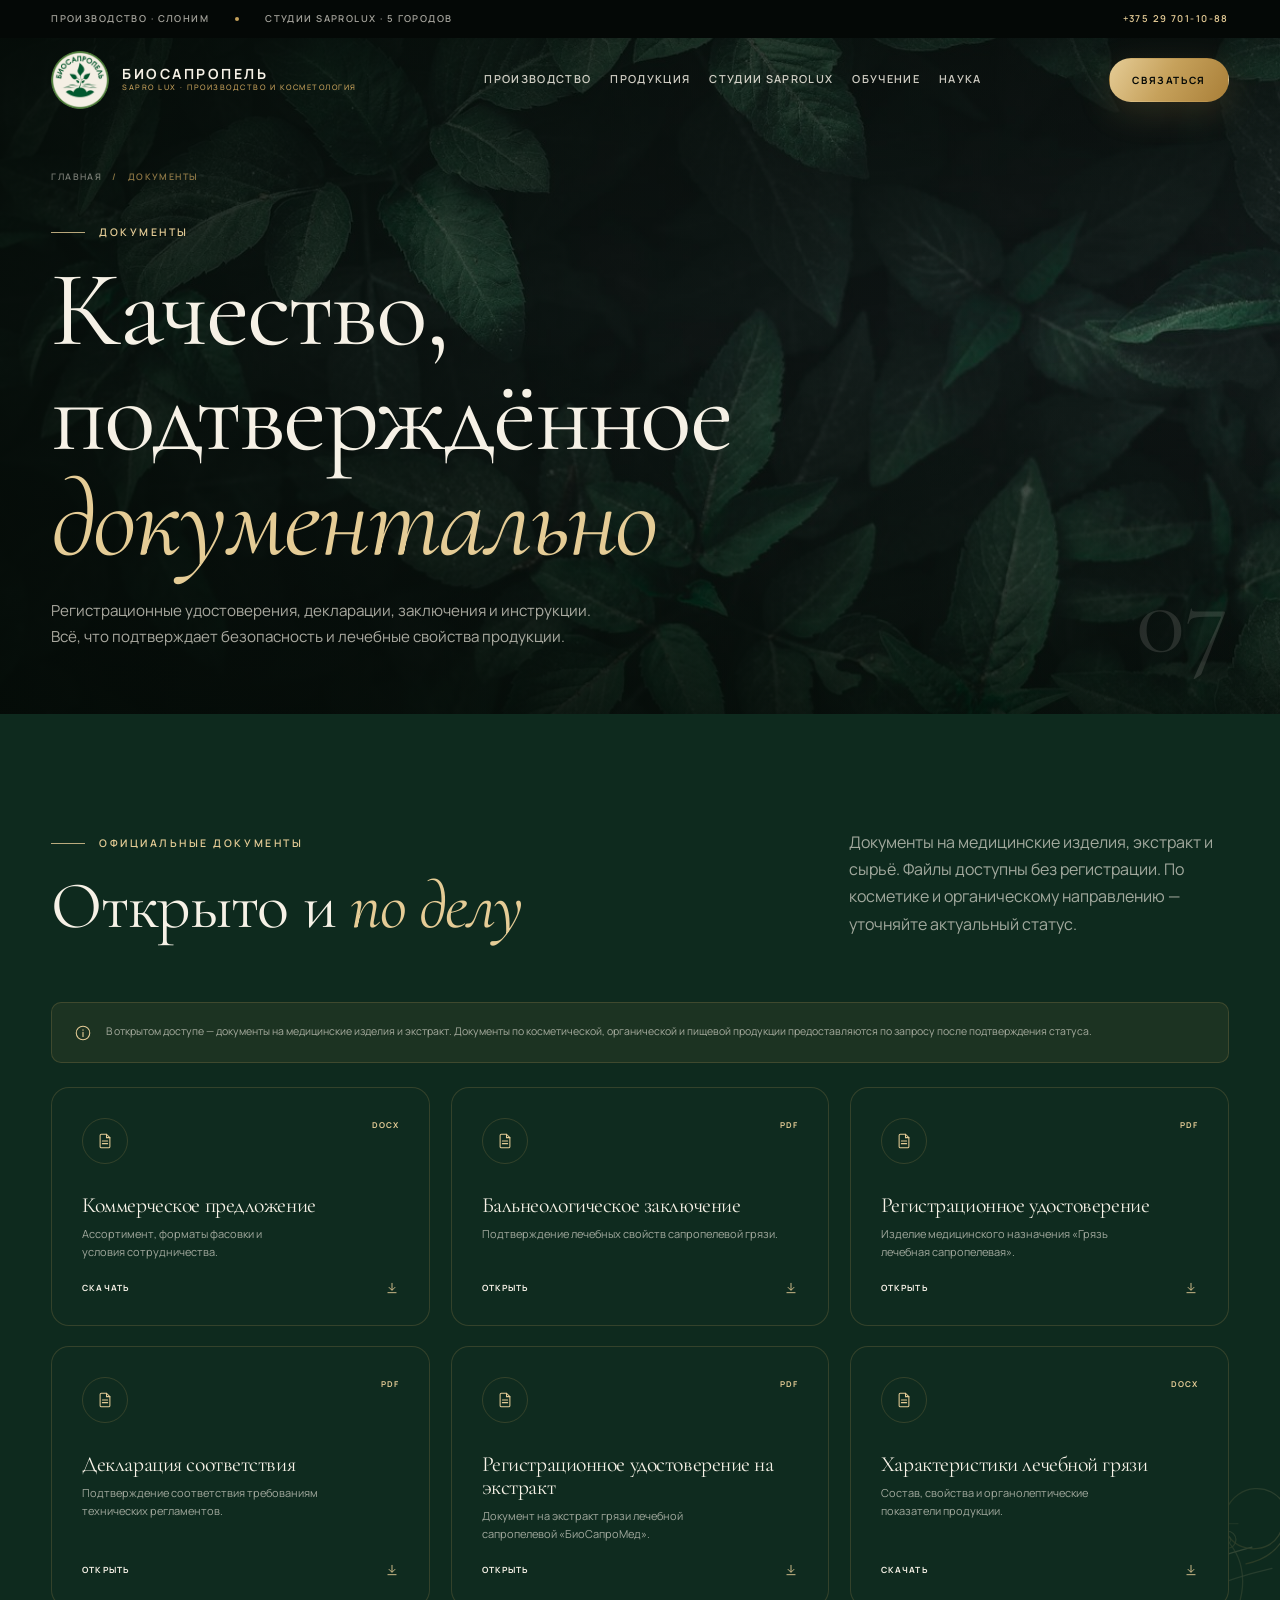
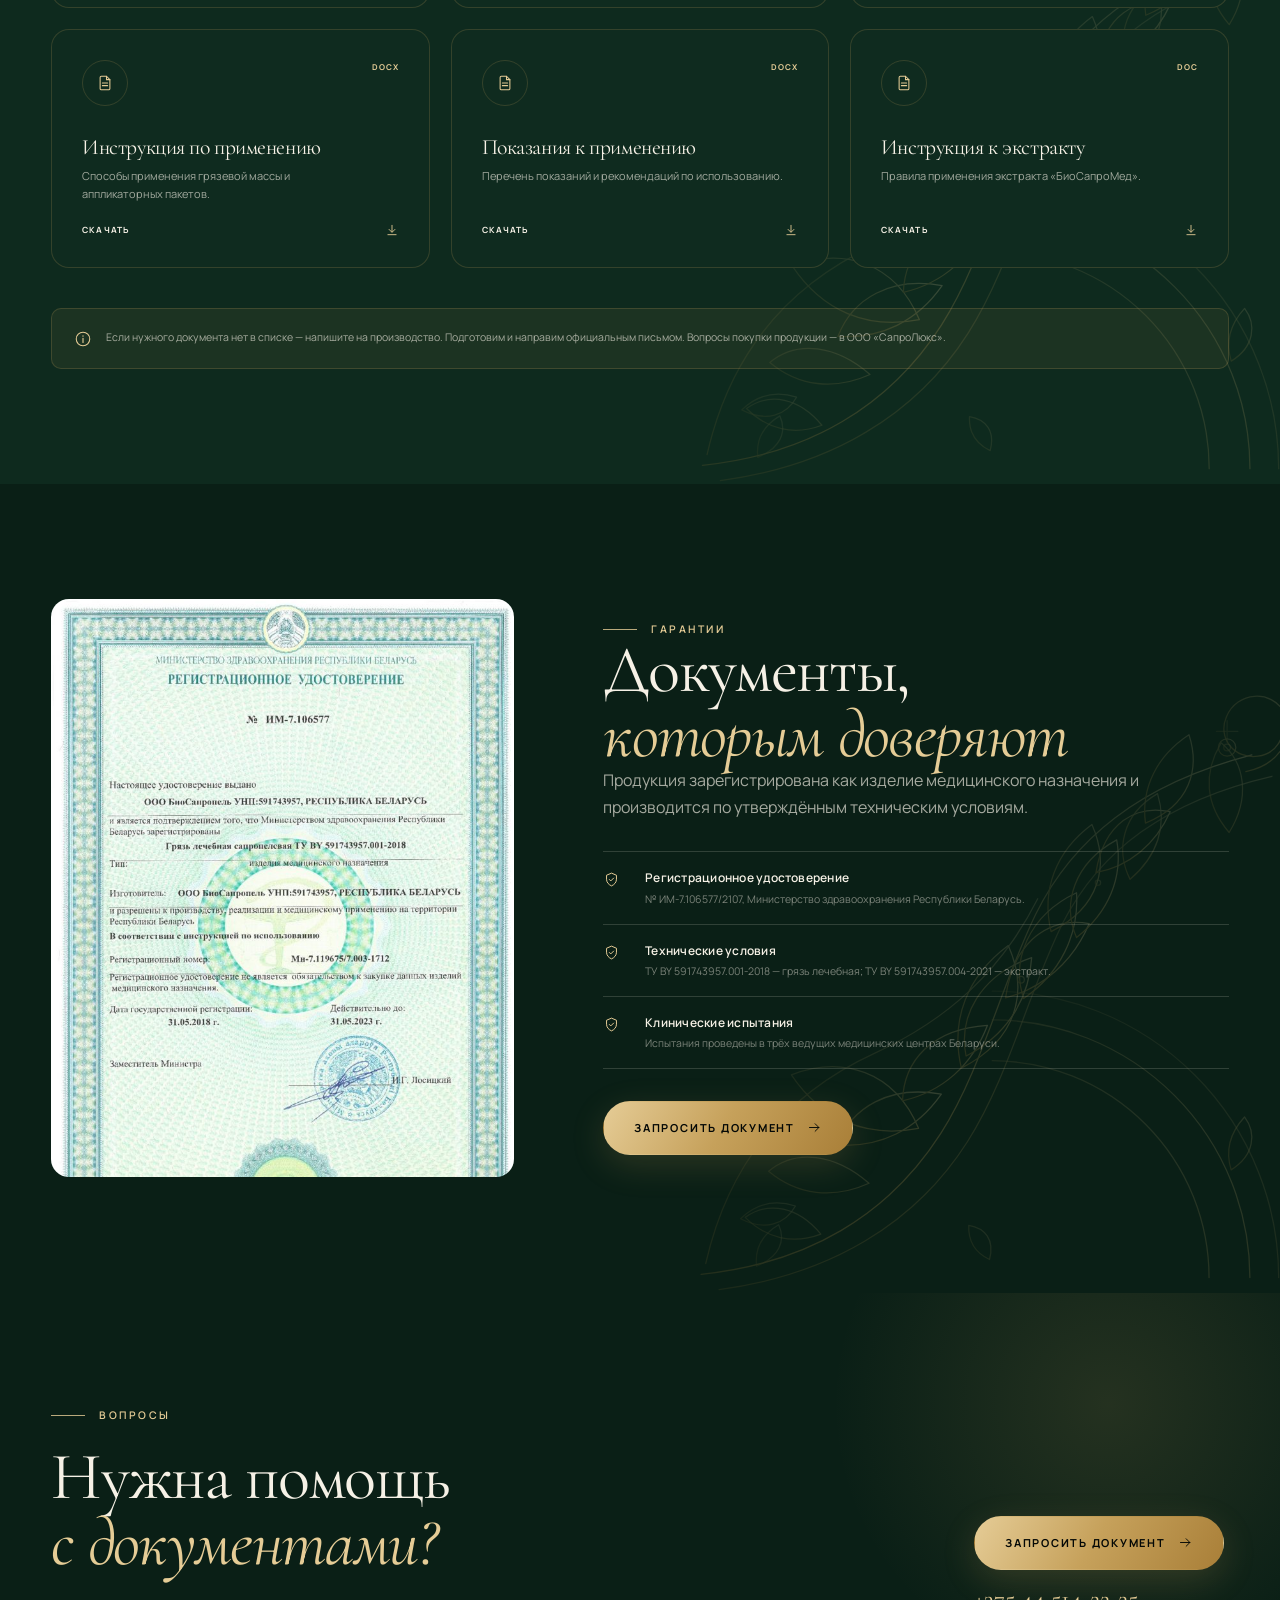
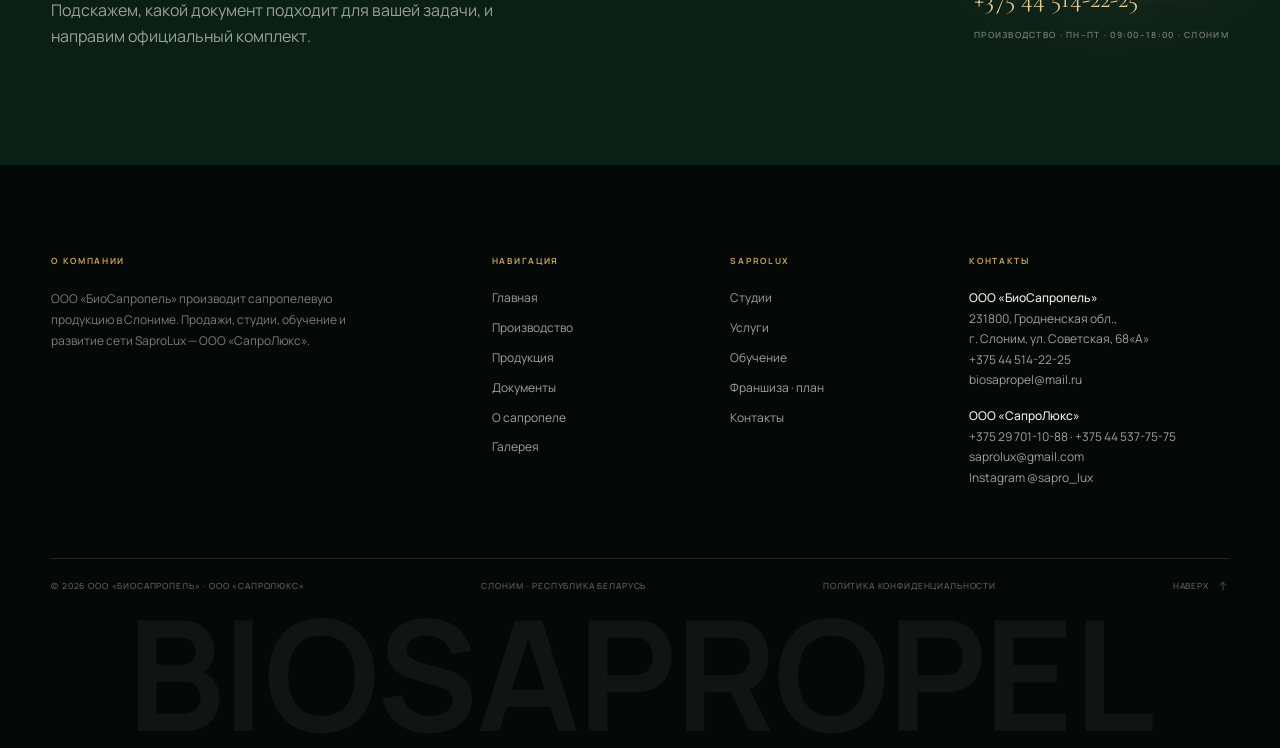
<file: documents.html>
<!DOCTYPE html>
<html lang="ru">
<head>
  <meta charset="utf-8">
  <meta name="viewport" content="width=device-width, initial-scale=1">
  <meta name="theme-color" content="#07100b">
  <title>Документы — BIOSAPROPEL</title>
  <meta name="description" content="Документы на сапропелевую продукцию «БиоСапропель»: регистрационное удостоверение, бальнеологическое заключение, технические условия и инструкции.">
  <meta property="og:title" content="Документы — BIOSAPROPEL">
  <meta property="og:description" content="Документы на сапропелевую продукцию «БиоСапропель»: регистрационное удостоверение, бальнеологическое заключение, технические условия и инструкции.">
  <meta property="og:type" content="website">
  <link rel="canonical" href="https://biosapropel.by/documents.html">
  <meta property="og:url" content="https://biosapropel.by/documents.html">
  <meta property="og:site_name" content="BIOSAPROPEL">
  <meta property="og:locale" content="ru_RU">
  <meta property="og:image" content="https://biosapropel.by/assets/img/og-default.jpg">
  <meta property="og:image:width" content="1200">
  <meta property="og:image:height" content="630">
  <meta property="og:image:alt" content="BIOSAPROPEL — производство, продукция и косметология SaproLux">
  <meta name="twitter:card" content="summary_large_image">
  <meta name="twitter:title" content="Документы — BIOSAPROPEL">
  <meta name="twitter:description" content="Документы на сапропелевую продукцию «БиоСапропель»: регистрационное удостоверение, бальнеологическое заключение, технические условия и инструкции.">
  <meta name="twitter:image" content="https://biosapropel.by/assets/img/og-default.jpg">
  <link rel="icon" href="favicon.ico" sizes="any">
  <link rel="apple-touch-icon" href="assets/img/apple-touch-icon.png">
  <link rel="manifest" href="manifest.webmanifest">
  <link rel="icon" href="assets/img/favicon.svg" type="image/svg+xml">
  <link rel="stylesheet" href="assets/css/style.css">
  <script>document.documentElement.classList.add("js");</script>
</head>
<body class="page-documents">
  <a class="skip-link" href="#main">К содержанию</a><div class="topbar">
    <div class="container topbar__inner">
      <div class="topbar__group">
        <span>Производство · Слоним</span>
        <span class="topbar__dot"></span>
        <span class="topbar__group--middle">Студии SaproLux · 5 городов</span>
      </div>
      <div class="topbar__group">
        <a class="topbar__link" href="tel:+375297011088">+375 29 701-10-88</a>
      </div>
    </div>
  </div>
  <header class="site-header" id="header">
    <div class="container site-header__inner">
      <a class="site-logo" href="/" aria-label="БиоСапропель — SaproLux, на главную">
        <img class="site-logo__mark" src="assets/img/brands/logo-biosapropel-round.png" alt="" width="512" height="512">
        <span class="site-logo__text">
          <span class="site-logo__name">БИОСАПРОПЕЛЬ</span>
          <span class="site-logo__sub">SAPRO LUX · производство и косметология</span>
        </span>
      </a>
      <nav class="main-nav" aria-label="Основная навигация">
        <a href="production.html">Производство</a>
        <a href="products.html">Продукция</a>
        <a href="studios.html">Студии SaproLux</a>
        <a href="training.html">Обучение</a>
        <a href="science.html">Наука</a>
        
      </nav>
      <div class="header-actions">
        <a class="header-phone" href="tel:+375297011088"><span>SaproLux · продажи и запись</span>+375 29 701-10-88</a>
        <a class="btn btn--gold btn--sm" href="contacts.html#contact-form">Связаться</a>
        <button class="burger" type="button" aria-label="Открыть меню" aria-expanded="false" aria-controls="mobile-menu">
          <span></span><span></span><span></span>
        </button>
      </div>
    </div>
  </header>
  <div class="mobile-menu" id="mobile-menu" aria-hidden="true">
    <div class="container">
      <nav class="mobile-menu__nav" aria-label="Мобильная навигация">
        <a href="/">Главная</a>
        <a href="production.html">Производство</a>
        <a href="products.html">Продукция</a>
        <a href="studios.html">Студии SaproLux</a>
        <a href="training.html">Обучение</a>
        
        <a href="science.html">Наука</a>
        <a href="documents.html" aria-current="page">Документы</a>
        <a href="gallery.html">Галерея</a>
        <a href="contacts.html">Контакты</a>
      </nav>
      <div class="mobile-menu__meta">
        <div>
          <a href="tel:+375297011088">+375 29 701-10-88</a><br>
          <a href="tel:+375445377575">+375 44 537-75-75</a><br>
          <a href="mailto:saprolux@gmail.com">saprolux@gmail.com</a>
        </div>
        <div>Студии SaproLux<br>Брест · Кобрин · Барановичи<br>Минск · Альфа-Радон</div>
      </div>
    </div>
  </div>
  <main id="main">
  <section class="page-hero">
    <div class="page-hero__bg" style="background-image:url('assets/img/leaves.jpg')"></div>
    <div class="page-hero__veil"></div>
    <div class="container page-hero__inner">
      <nav class="crumbs" aria-label="Хлебные крошки">
        <a href="/">Главная</a><span>/</span><span>Документы</span>
      </nav>
      <p class="eyebrow">Документы</p>
      <h1>Качество, подтверждённое <em>документально</em></h1>
      <p class="page-hero__text">Регистрационные удостоверения, декларации, заключения и инструкции. Всё, что подтверждает безопасность и лечебные свойства продукции.</p>
    </div>
    <span class="page-hero__index" aria-hidden="true">07</span>
  </section>
  <section class="section">
    <div class="container">
      <div class="section-head">
        <div class="section-head__title reveal">
          <p class="eyebrow">Официальные документы</p>
          <h2>Открыто и <em>по делу</em></h2>
        </div>
        <p class="lead reveal" data-delay="1" style="max-width:380px">Документы на медицинские изделия, экстракт и сырьё. Файлы доступны без регистрации. По косметике и органическому направлению — уточняйте актуальный статус.</p>
      </div>
      <div class="notice reveal" style="margin-bottom:24px">
        <svg viewBox="0 0 24 24" fill="none" aria-hidden="true"><circle cx="12" cy="12" r="9" stroke="currentColor" stroke-width="1.4"/><path d="M12 11v5.5M12 7.8v.4" stroke="currentColor" stroke-width="1.5" stroke-linecap="round"/></svg>
        <span>В открытом доступе — документы на медицинские изделия и экстракт. Документы по косметической, органической и пищевой продукции предоставляются по запросу после подтверждения статуса.</span>
      </div>
      <div class="docs-grid">
        <a class="doc-card reveal" href="assets/docs/commercial-offer.docx" download>
        <span class="doc-card__top">
          <span class="doc-card__icon"><svg viewBox="0 0 24 24" fill="none" aria-hidden="true"><path d="M14 3H7a1.5 1.5 0 0 0-1.5 1.5v15A1.5 1.5 0 0 0 7 21h10a1.5 1.5 0 0 0 1.5-1.5V7.5L14 3Z" stroke="currentColor" stroke-width="1.4" stroke-linejoin="round"/><path d="M14 3v4.5h4.5M8.5 12h7M8.5 15.5h7" stroke="currentColor" stroke-width="1.4" stroke-linecap="round"/></svg></span>
          <span class="doc-card__type">DOCX</span>
        </span>
        <h3>Коммерческое предложение</h3>
        <p>Ассортимент, форматы фасовки и условия сотрудничества.</p>
        <span class="doc-card__download"><span>Скачать</span><svg viewBox="0 0 24 24" fill="none" aria-hidden="true"><path d="M12 4v11M7 11l5 5 5-5M5 20h14" stroke="currentColor" stroke-width="1.5" stroke-linecap="round" stroke-linejoin="round"/></svg></span>
      </a>
        <a class="doc-card reveal" href="assets/docs/balneological-report.pdf" download>
        <span class="doc-card__top">
          <span class="doc-card__icon"><svg viewBox="0 0 24 24" fill="none" aria-hidden="true"><path d="M14 3H7a1.5 1.5 0 0 0-1.5 1.5v15A1.5 1.5 0 0 0 7 21h10a1.5 1.5 0 0 0 1.5-1.5V7.5L14 3Z" stroke="currentColor" stroke-width="1.4" stroke-linejoin="round"/><path d="M14 3v4.5h4.5M8.5 12h7M8.5 15.5h7" stroke="currentColor" stroke-width="1.4" stroke-linecap="round"/></svg></span>
          <span class="doc-card__type">PDF</span>
        </span>
        <h3>Бальнеологическое заключение</h3>
        <p>Подтверждение лечебных свойств сапропелевой грязи.</p>
        <span class="doc-card__download"><span>Открыть</span><svg viewBox="0 0 24 24" fill="none" aria-hidden="true"><path d="M12 4v11M7 11l5 5 5-5M5 20h14" stroke="currentColor" stroke-width="1.5" stroke-linecap="round" stroke-linejoin="round"/></svg></span>
      </a>
        <a class="doc-card reveal" href="assets/docs/registration-mud.pdf" download>
        <span class="doc-card__top">
          <span class="doc-card__icon"><svg viewBox="0 0 24 24" fill="none" aria-hidden="true"><path d="M14 3H7a1.5 1.5 0 0 0-1.5 1.5v15A1.5 1.5 0 0 0 7 21h10a1.5 1.5 0 0 0 1.5-1.5V7.5L14 3Z" stroke="currentColor" stroke-width="1.4" stroke-linejoin="round"/><path d="M14 3v4.5h4.5M8.5 12h7M8.5 15.5h7" stroke="currentColor" stroke-width="1.4" stroke-linecap="round"/></svg></span>
          <span class="doc-card__type">PDF</span>
        </span>
        <h3>Регистрационное удостоверение</h3>
        <p>Изделие медицинского назначения «Грязь лечебная сапропелевая».</p>
        <span class="doc-card__download"><span>Открыть</span><svg viewBox="0 0 24 24" fill="none" aria-hidden="true"><path d="M12 4v11M7 11l5 5 5-5M5 20h14" stroke="currentColor" stroke-width="1.5" stroke-linecap="round" stroke-linejoin="round"/></svg></span>
      </a>
        <a class="doc-card reveal" href="assets/docs/declaration.pdf" download>
        <span class="doc-card__top">
          <span class="doc-card__icon"><svg viewBox="0 0 24 24" fill="none" aria-hidden="true"><path d="M14 3H7a1.5 1.5 0 0 0-1.5 1.5v15A1.5 1.5 0 0 0 7 21h10a1.5 1.5 0 0 0 1.5-1.5V7.5L14 3Z" stroke="currentColor" stroke-width="1.4" stroke-linejoin="round"/><path d="M14 3v4.5h4.5M8.5 12h7M8.5 15.5h7" stroke="currentColor" stroke-width="1.4" stroke-linecap="round"/></svg></span>
          <span class="doc-card__type">PDF</span>
        </span>
        <h3>Декларация соответствия</h3>
        <p>Подтверждение соответствия требованиям технических регламентов.</p>
        <span class="doc-card__download"><span>Открыть</span><svg viewBox="0 0 24 24" fill="none" aria-hidden="true"><path d="M12 4v11M7 11l5 5 5-5M5 20h14" stroke="currentColor" stroke-width="1.5" stroke-linecap="round" stroke-linejoin="round"/></svg></span>
      </a>
        <a class="doc-card reveal" href="assets/docs/registration-extract.pdf" download>
        <span class="doc-card__top">
          <span class="doc-card__icon"><svg viewBox="0 0 24 24" fill="none" aria-hidden="true"><path d="M14 3H7a1.5 1.5 0 0 0-1.5 1.5v15A1.5 1.5 0 0 0 7 21h10a1.5 1.5 0 0 0 1.5-1.5V7.5L14 3Z" stroke="currentColor" stroke-width="1.4" stroke-linejoin="round"/><path d="M14 3v4.5h4.5M8.5 12h7M8.5 15.5h7" stroke="currentColor" stroke-width="1.4" stroke-linecap="round"/></svg></span>
          <span class="doc-card__type">PDF</span>
        </span>
        <h3>Регистрационное удостоверение на экстракт</h3>
        <p>Документ на экстракт грязи лечебной сапропелевой «БиоСапроМед».</p>
        <span class="doc-card__download"><span>Открыть</span><svg viewBox="0 0 24 24" fill="none" aria-hidden="true"><path d="M12 4v11M7 11l5 5 5-5M5 20h14" stroke="currentColor" stroke-width="1.5" stroke-linecap="round" stroke-linejoin="round"/></svg></span>
      </a>
        <a class="doc-card reveal" href="assets/docs/characteristics.docx" download>
        <span class="doc-card__top">
          <span class="doc-card__icon"><svg viewBox="0 0 24 24" fill="none" aria-hidden="true"><path d="M14 3H7a1.5 1.5 0 0 0-1.5 1.5v15A1.5 1.5 0 0 0 7 21h10a1.5 1.5 0 0 0 1.5-1.5V7.5L14 3Z" stroke="currentColor" stroke-width="1.4" stroke-linejoin="round"/><path d="M14 3v4.5h4.5M8.5 12h7M8.5 15.5h7" stroke="currentColor" stroke-width="1.4" stroke-linecap="round"/></svg></span>
          <span class="doc-card__type">DOCX</span>
        </span>
        <h3>Характеристики лечебной грязи</h3>
        <p>Состав, свойства и органолептические показатели продукции.</p>
        <span class="doc-card__download"><span>Скачать</span><svg viewBox="0 0 24 24" fill="none" aria-hidden="true"><path d="M12 4v11M7 11l5 5 5-5M5 20h14" stroke="currentColor" stroke-width="1.5" stroke-linecap="round" stroke-linejoin="round"/></svg></span>
      </a>
        <a class="doc-card reveal" href="assets/docs/instructions.docx" download>
        <span class="doc-card__top">
          <span class="doc-card__icon"><svg viewBox="0 0 24 24" fill="none" aria-hidden="true"><path d="M14 3H7a1.5 1.5 0 0 0-1.5 1.5v15A1.5 1.5 0 0 0 7 21h10a1.5 1.5 0 0 0 1.5-1.5V7.5L14 3Z" stroke="currentColor" stroke-width="1.4" stroke-linejoin="round"/><path d="M14 3v4.5h4.5M8.5 12h7M8.5 15.5h7" stroke="currentColor" stroke-width="1.4" stroke-linecap="round"/></svg></span>
          <span class="doc-card__type">DOCX</span>
        </span>
        <h3>Инструкция по применению</h3>
        <p>Способы применения грязевой массы и аппликаторных пакетов.</p>
        <span class="doc-card__download"><span>Скачать</span><svg viewBox="0 0 24 24" fill="none" aria-hidden="true"><path d="M12 4v11M7 11l5 5 5-5M5 20h14" stroke="currentColor" stroke-width="1.5" stroke-linecap="round" stroke-linejoin="round"/></svg></span>
      </a>
        <a class="doc-card reveal" href="assets/docs/indications.docx" download>
        <span class="doc-card__top">
          <span class="doc-card__icon"><svg viewBox="0 0 24 24" fill="none" aria-hidden="true"><path d="M14 3H7a1.5 1.5 0 0 0-1.5 1.5v15A1.5 1.5 0 0 0 7 21h10a1.5 1.5 0 0 0 1.5-1.5V7.5L14 3Z" stroke="currentColor" stroke-width="1.4" stroke-linejoin="round"/><path d="M14 3v4.5h4.5M8.5 12h7M8.5 15.5h7" stroke="currentColor" stroke-width="1.4" stroke-linecap="round"/></svg></span>
          <span class="doc-card__type">DOCX</span>
        </span>
        <h3>Показания к применению</h3>
        <p>Перечень показаний и рекомендаций по использованию.</p>
        <span class="doc-card__download"><span>Скачать</span><svg viewBox="0 0 24 24" fill="none" aria-hidden="true"><path d="M12 4v11M7 11l5 5 5-5M5 20h14" stroke="currentColor" stroke-width="1.5" stroke-linecap="round" stroke-linejoin="round"/></svg></span>
      </a>
        <a class="doc-card reveal" href="assets/docs/extract-instructions.doc" download>
        <span class="doc-card__top">
          <span class="doc-card__icon"><svg viewBox="0 0 24 24" fill="none" aria-hidden="true"><path d="M14 3H7a1.5 1.5 0 0 0-1.5 1.5v15A1.5 1.5 0 0 0 7 21h10a1.5 1.5 0 0 0 1.5-1.5V7.5L14 3Z" stroke="currentColor" stroke-width="1.4" stroke-linejoin="round"/><path d="M14 3v4.5h4.5M8.5 12h7M8.5 15.5h7" stroke="currentColor" stroke-width="1.4" stroke-linecap="round"/></svg></span>
          <span class="doc-card__type">DOC</span>
        </span>
        <h3>Инструкция к экстракту</h3>
        <p>Правила применения экстракта «БиоСапроМед».</p>
        <span class="doc-card__download"><span>Скачать</span><svg viewBox="0 0 24 24" fill="none" aria-hidden="true"><path d="M12 4v11M7 11l5 5 5-5M5 20h14" stroke="currentColor" stroke-width="1.5" stroke-linecap="round" stroke-linejoin="round"/></svg></span>
      </a>
      </div>
      <div class="notice mt-40 reveal">
        <svg viewBox="0 0 24 24" fill="none" aria-hidden="true"><circle cx="12" cy="12" r="9" stroke="currentColor" stroke-width="1.4"/><path d="M12 11v5.5M12 7.8v.4" stroke="currentColor" stroke-width="1.5" stroke-linecap="round"/></svg>
        <span>Если нужного документа нет в списке — напишите на производство. Подготовим и направим официальным письмом. Вопросы покупки продукции — в ООО «СапроЛюкс».</span>
      </div>
    </div>
  </section>

  <section class="section section--dark">
    <div class="container">
      <div class="quality__grid">
        <div class="quality__media reveal">
          <img src="assets/img/certificate.jpg" alt="Регистрационное удостоверение Минздрава Республики Беларусь" loading="lazy">
        </div>
        <div class="reveal" data-delay="1">
          <p class="eyebrow">Гарантии</p>
          <h2>Документы,<br><em>которым доверяют</em></h2>
          <p class="lead">Продукция зарегистрирована как изделие медицинского назначения и производится по утверждённым техническим условиям.</p>
          <div class="quality-list">
            <div class="quality-item"><svg viewBox="0 0 24 24" fill="none" aria-hidden="true"><path d="M12 3 5 6v5.6c0 4.3 2.8 7.6 7 9.4 4.2-1.8 7-5.1 7-9.4V6l-7-3Z" stroke="currentColor" stroke-width="1.4" stroke-linejoin="round"/><path d="m9 12 2 2 4-4" stroke="currentColor" stroke-width="1.4" stroke-linecap="round" stroke-linejoin="round"/></svg><div><strong>Регистрационное удостоверение</strong><span>№ ИМ-7.106577/2107, Министерство здравоохранения Республики Беларусь.</span></div></div>
            <div class="quality-item"><svg viewBox="0 0 24 24" fill="none" aria-hidden="true"><path d="M12 3 5 6v5.6c0 4.3 2.8 7.6 7 9.4 4.2-1.8 7-5.1 7-9.4V6l-7-3Z" stroke="currentColor" stroke-width="1.4" stroke-linejoin="round"/><path d="m9 12 2 2 4-4" stroke="currentColor" stroke-width="1.4" stroke-linecap="round" stroke-linejoin="round"/></svg><div><strong>Технические условия</strong><span>ТУ BY 591743957.001-2018 — грязь лечебная; ТУ BY 591743957.004-2021 — экстракт.</span></div></div>
            <div class="quality-item"><svg viewBox="0 0 24 24" fill="none" aria-hidden="true"><path d="M12 3 5 6v5.6c0 4.3 2.8 7.6 7 9.4 4.2-1.8 7-5.1 7-9.4V6l-7-3Z" stroke="currentColor" stroke-width="1.4" stroke-linejoin="round"/><path d="m9 12 2 2 4-4" stroke="currentColor" stroke-width="1.4" stroke-linecap="round" stroke-linejoin="round"/></svg><div><strong>Клинические испытания</strong><span>Испытания проведены в трёх ведущих медицинских центрах Беларуси.</span></div></div>
          </div>
          <a class="btn btn--gold mt-32" href="mailto:biosapropel@mail.ru?subject=Запрос%20документов">Запросить документ <svg viewBox="0 0 24 24" fill="none" aria-hidden="true"><path d="M4 12h15M13 6l6 6-6 6" stroke="currentColor" stroke-width="1.5" stroke-linecap="round" stroke-linejoin="round"/></svg></a>
        </div>
      </div>
    </div>
  </section>

  <section class="cta">
    <div class="container cta__inner">
      <div class="reveal">
        <p class="eyebrow">Вопросы</p>
        <h2 class="cta__title">Нужна помощь<br><em>с документами?</em></h2>
        <p class="cta__text">Подскажем, какой документ подходит для вашей задачи, и направим официальный комплект.</p>
      </div>
      <div class="cta__actions reveal" data-delay="1">
        <a class="btn btn--gold" href="mailto:biosapropel@mail.ru?subject=Запрос%20документов">Запросить документ <svg viewBox="0 0 24 24" fill="none" aria-hidden="true"><path d="M4 12h15M13 6l6 6-6 6" stroke="currentColor" stroke-width="1.5" stroke-linecap="round" stroke-linejoin="round"/></svg></a>
        <a class="cta__phone" href="tel:+375445142225">+375 44 514-22-25</a>
        <span class="cta__phone-note">Производство · Пн–Пт · 09:00–18:00 · Слоним</span>
      </div>
    </div>
  </section>
</main>

<footer class="site-footer">
    <div class="container">
      <div class="footer__top">
        <div class="footer__brand">
          <div class="footer__title">О компании</div>
          <p>ООО «БиоСапропель» производит сапропелевую продукцию в Слониме. Продажи, студии, обучение и развитие сети SaproLux — ООО «СапроЛюкс».</p>
        </div>
        <div>
          <div class="footer__title">Навигация</div>
          <div class="footer__links">
            <a href="/">Главная</a>
            <a href="production.html">Производство</a>
            <a href="products.html">Продукция</a>
            <a href="documents.html">Документы</a>
            <a href="science.html">О сапропеле</a>
            <a href="gallery.html">Галерея</a>
          </div>
        </div>
        <div>
          <div class="footer__title">SaproLux</div>
          <div class="footer__links">
            <a href="studios.html">Студии</a>
            <a href="services.html">Услуги</a>
            <a href="training.html">Обучение</a>
            
            <a href="franchise.html">Франшиза · план</a>
            <a href="contacts.html">Контакты</a>
          </div>
        </div>
        <div>
          <div class="footer__title">Контакты</div>
          <div class="footer__contact">
            <div><strong>ООО «БиоСапропель»</strong>231800, Гродненская обл.,<br>г. Слоним, ул. Советская, 68«А»<br><a href="tel:+375445142225">+375 44 514-22-25</a><br><a href="mailto:biosapropel@mail.ru">biosapropel@mail.ru</a></div>
            <div><strong>ООО «СапроЛюкс»</strong><a href="tel:+375297011088">+375 29 701-10-88</a> · <a href="tel:+375445377575">+375 44 537-75-75</a><br><a href="mailto:saprolux@gmail.com">saprolux@gmail.com</a><br><a href="https://instagram.com/sapro_lux" target="_blank" rel="noopener">Instagram @sapro_lux</a></div>
          </div>
        </div>
      </div>
      <div class="footer__bottom">
        <span>© <span data-year>2026</span> ООО «БиоСапропель» · ООО «СапроЛюкс»</span>
        <span>Слоним · Республика Беларусь</span>
        <a href="privacy.html">Политика конфиденциальности</a>
        <a class="to-top" href="#" data-to-top>Наверх <svg viewBox="0 0 24 24" fill="none" aria-hidden="true"><path d="M12 20V5M6 11l6-6 6 6" stroke="currentColor" stroke-width="1.5" stroke-linecap="round" stroke-linejoin="round"/></svg></a>
      </div>
    </div>
    <div class="footer__big" aria-hidden="true">BIOSAPROPEL</div>
  </footer>
<script src="assets/js/main.js"></script>
</body>
</html>
</file>
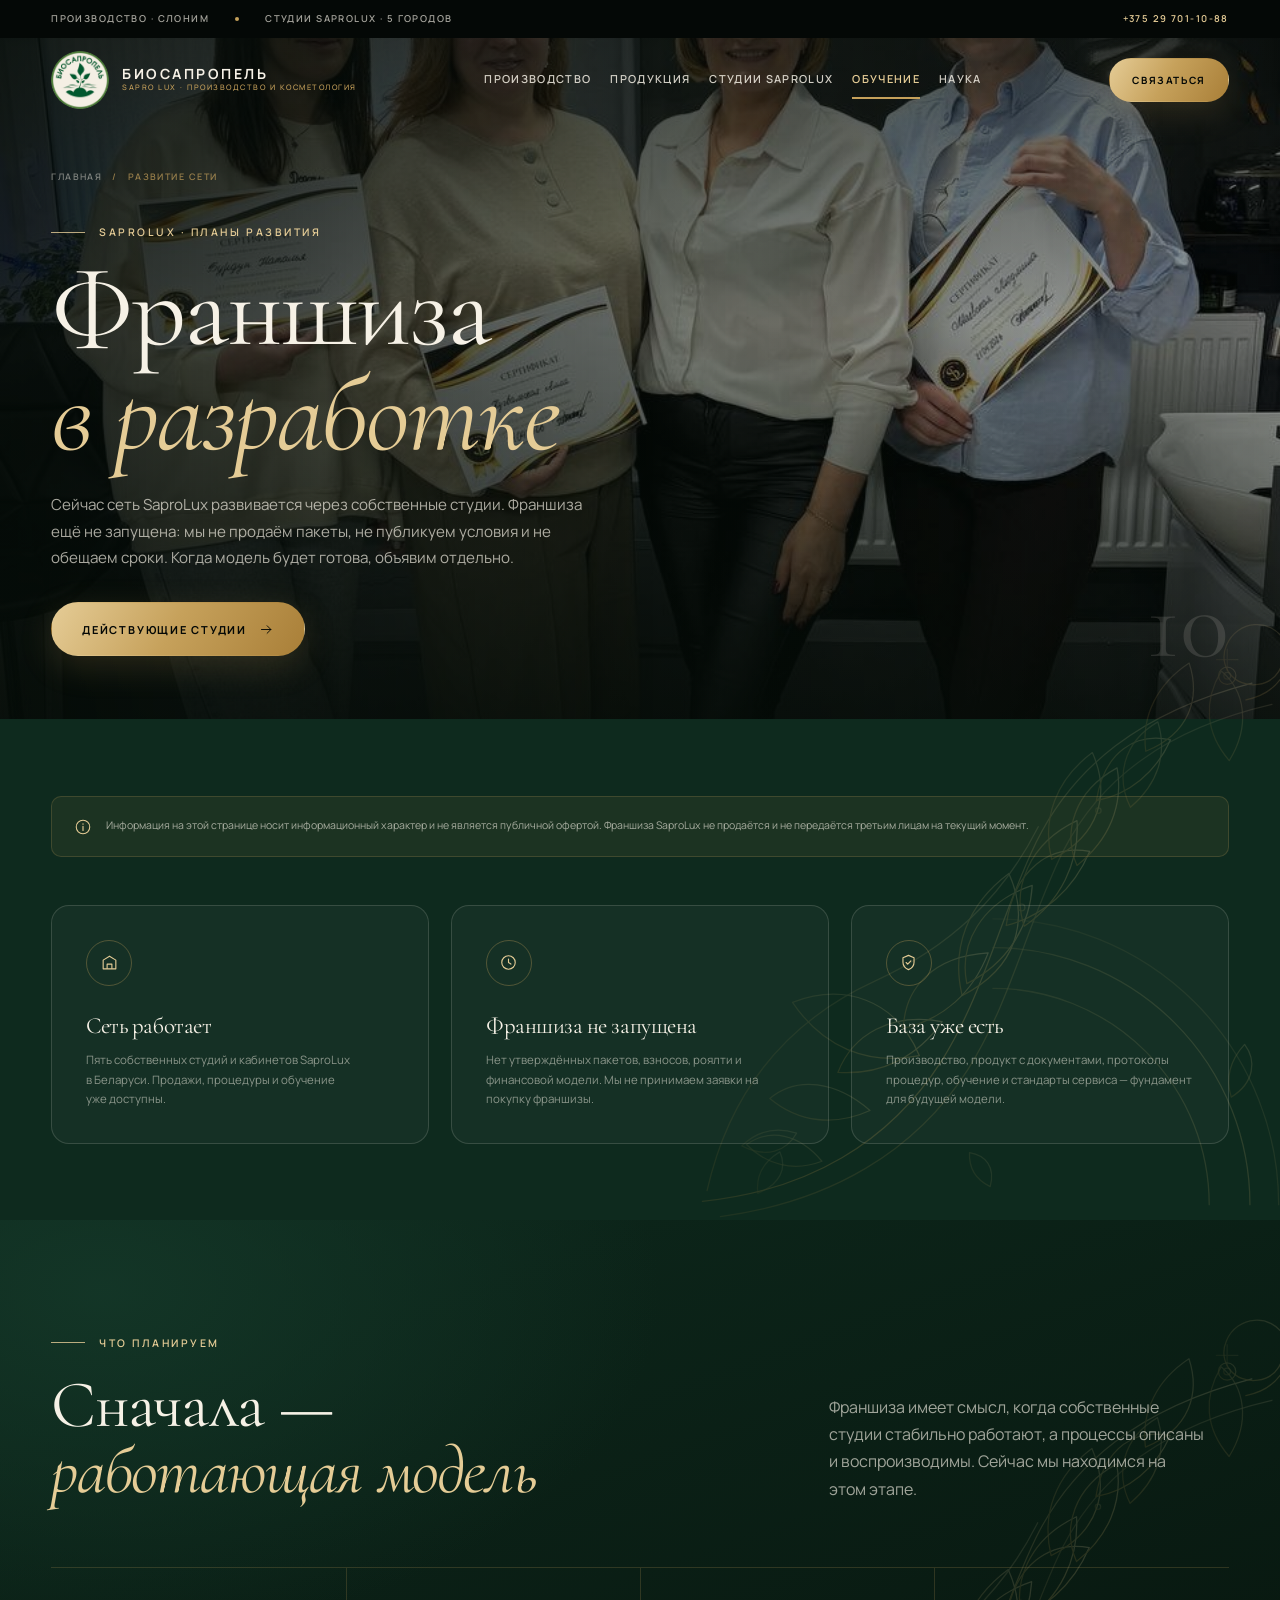
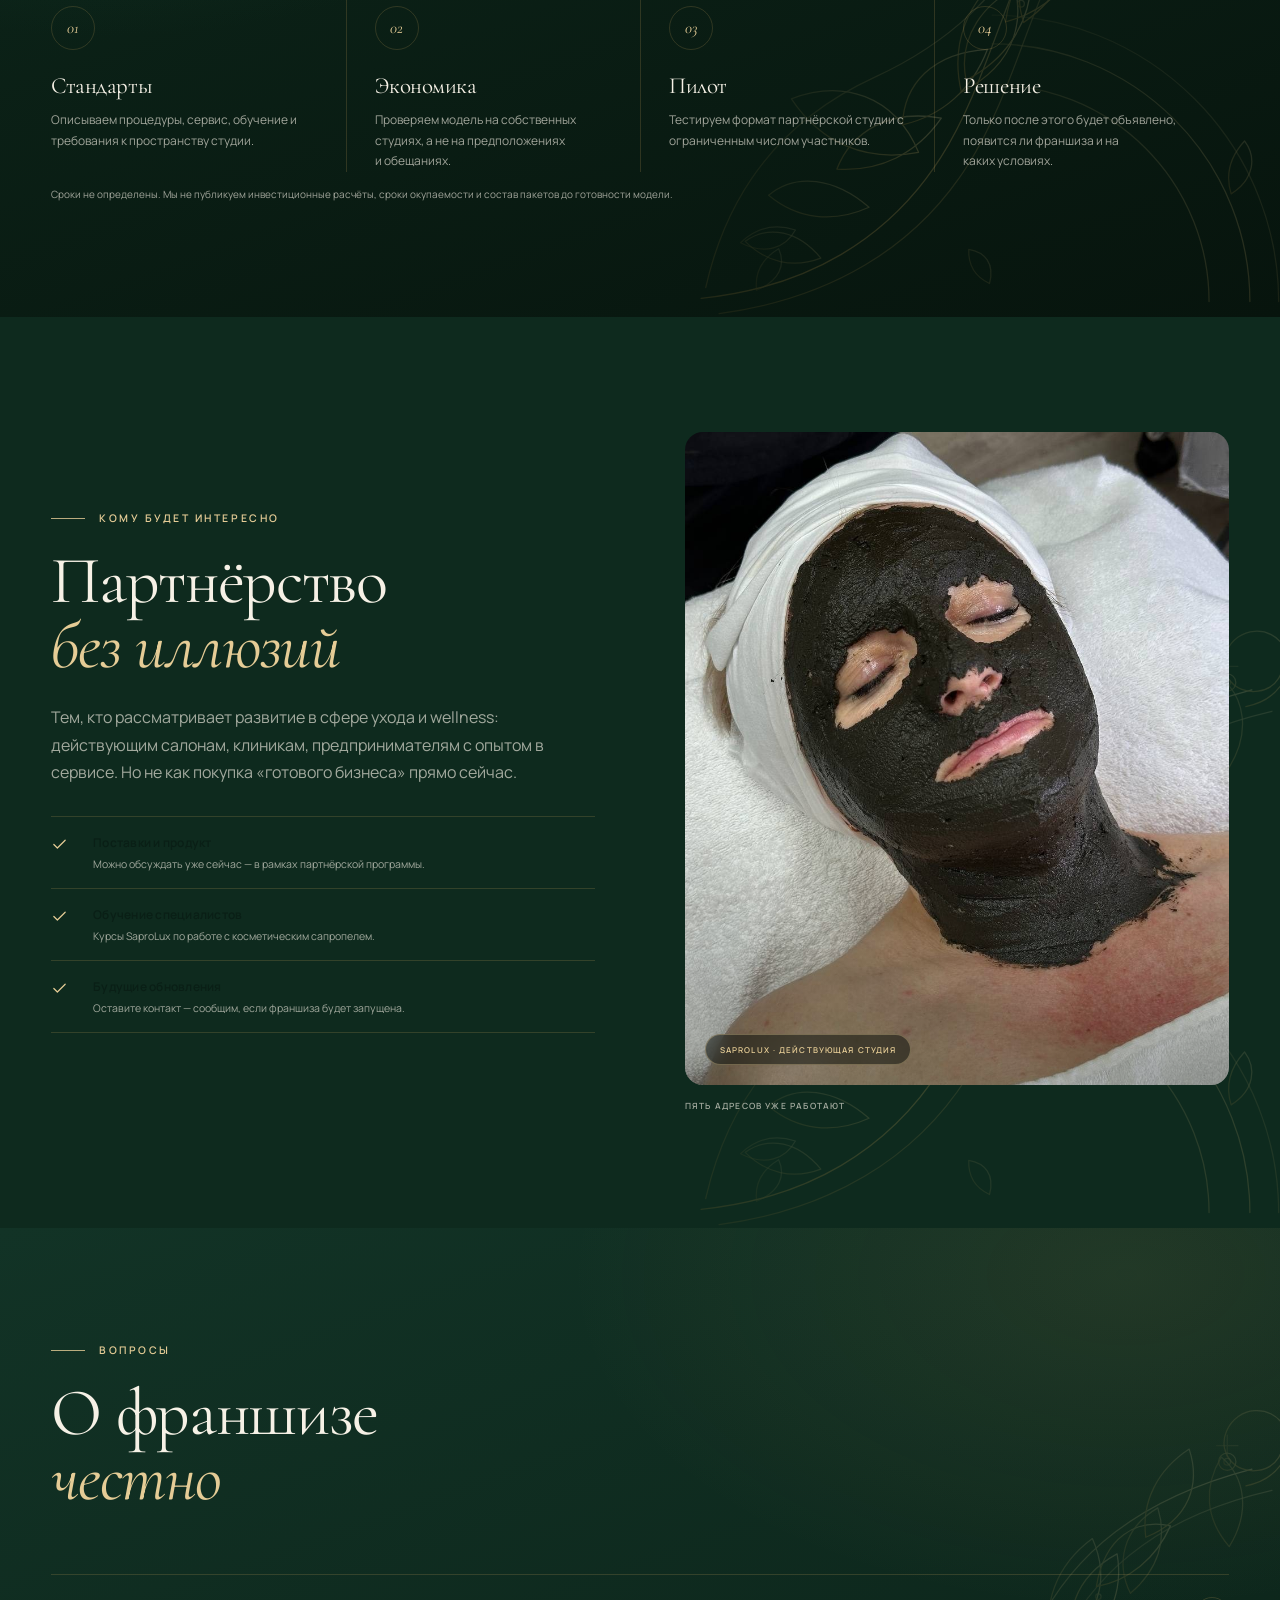
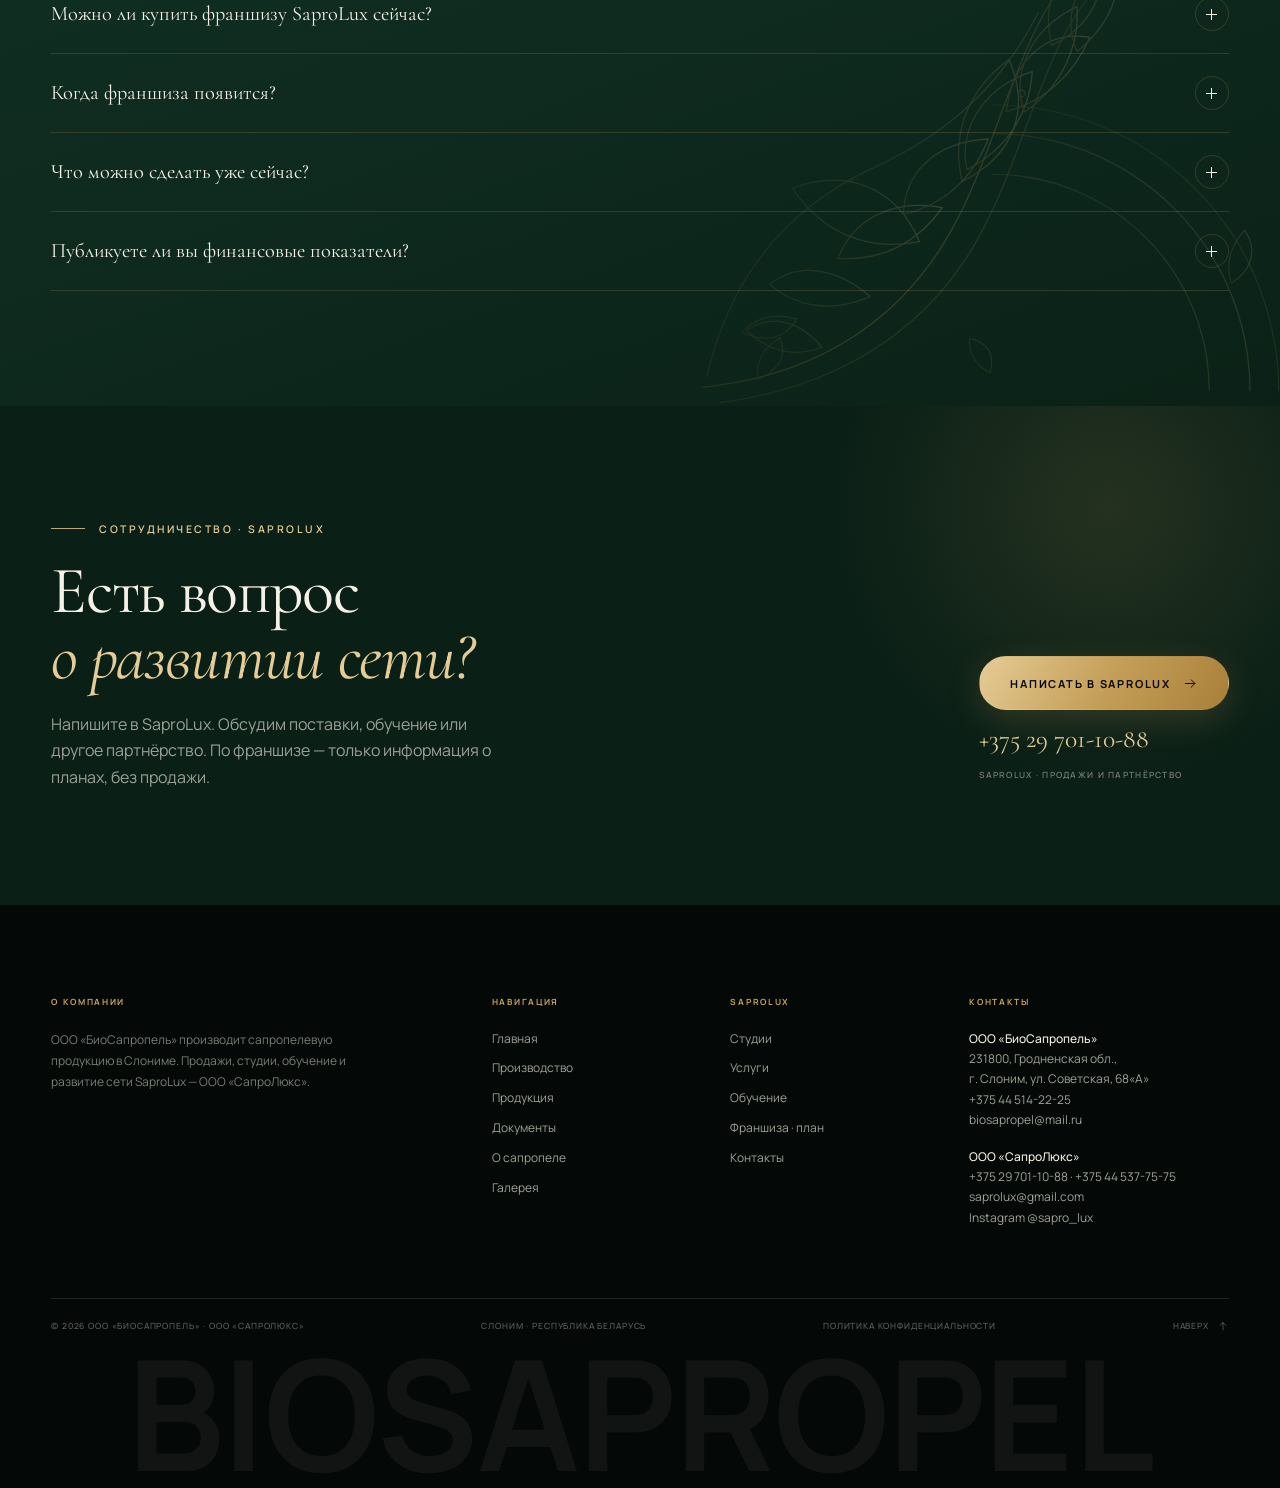
<file: franchise.html>
<!DOCTYPE html>
<html lang="ru">
<head>
  <meta charset="utf-8">
  <meta name="viewport" content="width=device-width, initial-scale=1">
  <meta name="theme-color" content="#07100b">
  <title>Франшиза SaproLux — статус проекта</title>
  <meta name="description" content="Франшиза SaproLux находится в разработке и не продаётся. Актуальный статус, планы развития сети и честные ответы на вопросы.">
  <meta property="og:title" content="Франшиза SaproLux — статус проекта">
  <meta property="og:description" content="Франшиза SaproLux находится в разработке и не продаётся. Актуальный статус, планы развития сети и честные ответы на вопросы.">
  <meta property="og:type" content="website">
  <link rel="canonical" href="https://biosapropel.by/franchise.html">
  <meta property="og:url" content="https://biosapropel.by/franchise.html">
  <meta property="og:site_name" content="BIOSAPROPEL">
  <meta property="og:locale" content="ru_RU">
  <meta property="og:image" content="https://biosapropel.by/assets/img/og-default.jpg">
  <meta property="og:image:width" content="1200">
  <meta property="og:image:height" content="630">
  <meta property="og:image:alt" content="BIOSAPROPEL — производство, продукция и косметология SaproLux">
  <meta name="twitter:card" content="summary_large_image">
  <meta name="twitter:title" content="Франшиза SaproLux — статус проекта">
  <meta name="twitter:description" content="Франшиза SaproLux находится в разработке и не продаётся. Актуальный статус, планы развития сети и честные ответы на вопросы.">
  <meta name="twitter:image" content="https://biosapropel.by/assets/img/og-default.jpg">
  <link rel="icon" href="favicon.ico" sizes="any">
  <link rel="apple-touch-icon" href="assets/img/apple-touch-icon.png">
  <link rel="manifest" href="manifest.webmanifest">
  <link rel="icon" href="assets/img/favicon.svg" type="image/svg+xml">
  <link rel="stylesheet" href="assets/css/style.css">
  <script>document.documentElement.classList.add("js");</script>
</head>
<body class="page-franchise">
  <a class="skip-link" href="#main">К содержанию</a><div class="topbar">
    <div class="container topbar__inner">
      <div class="topbar__group">
        <span>Производство · Слоним</span>
        <span class="topbar__dot"></span>
        <span class="topbar__group--middle">Студии SaproLux · 5 городов</span>
      </div>
      <div class="topbar__group">
        <a class="topbar__link" href="tel:+375297011088">+375 29 701-10-88</a>
      </div>
    </div>
  </div>
  <header class="site-header" id="header">
    <div class="container site-header__inner">
      <a class="site-logo" href="/" aria-label="БиоСапропель — SaproLux, на главную">
        <img class="site-logo__mark" src="assets/img/brands/logo-biosapropel-round.png" alt="" width="512" height="512">
        <span class="site-logo__text">
          <span class="site-logo__name">БИОСАПРОПЕЛЬ</span>
          <span class="site-logo__sub">SAPRO LUX · производство и косметология</span>
        </span>
      </a>
      <nav class="main-nav" aria-label="Основная навигация">
        <a href="production.html">Производство</a>
        <a href="products.html">Продукция</a>
        <a href="studios.html">Студии SaproLux</a>
        <a href="training.html" class="is-active" aria-current="page">Обучение</a>
        <a href="science.html">Наука</a>
      </nav>
      <div class="header-actions">
        <a class="header-phone" href="tel:+375297011088"><span>SaproLux · продажи и запись</span>+375 29 701-10-88</a>
        <a class="btn btn--gold btn--sm" href="contacts.html#contact-form">Связаться</a>
        <button class="burger" type="button" aria-label="Открыть меню" aria-expanded="false" aria-controls="mobile-menu">
          <span></span><span></span><span></span>
        </button>
      </div>
    </div>
  </header>
  <div class="mobile-menu" id="mobile-menu" aria-hidden="true">
    <div class="container">
      <nav class="mobile-menu__nav" aria-label="Мобильная навигация">
        <a href="/">Главная</a>
        <a href="production.html">Производство</a>
        <a href="products.html">Продукция</a>
        <a href="studios.html">Студии SaproLux</a>
        <a href="training.html" aria-current="page">Обучение</a>

        <a href="science.html">Наука</a>
        <a href="documents.html">Документы</a>
        <a href="gallery.html">Галерея</a>
        <a href="contacts.html">Контакты</a>
      </nav>
      <div class="mobile-menu__meta">
        <div>
          <a href="tel:+375297011088">+375 29 701-10-88</a><br>
          <a href="tel:+375445377575">+375 44 537-75-75</a><br>
          <a href="mailto:saprolux@gmail.com">saprolux@gmail.com</a>
        </div>
        <div>Студии SaproLux<br>Брест · Кобрин · Барановичи<br>Минск · Альфа-Радон</div>
      </div>
    </div>
  </div>
  <main id="main">
  <section class="page-hero">
    <div class="page-hero__bg" style="background-image:url('assets/img/gallery/team-02.jpg')"></div>
    <div class="page-hero__veil"></div>
    <div class="container page-hero__inner">
      <nav class="crumbs" aria-label="Хлебные крошки">
        <a href="/">Главная</a><span>/</span><span>Развитие сети</span>
      </nav>
      <p class="eyebrow">SaproLux · планы развития</p>
      <h1>Франшиза<br><em>в разработке</em></h1>
      <p class="page-hero__text">Сейчас сеть SaproLux развивается через собственные студии. Франшиза ещё не запущена: мы не продаём пакеты, не публикуем условия и не обещаем сроки. Когда модель будет готова, объявим отдельно.</p>
      <div class="page-hero__actions reveal">
        <a class="btn btn--gold" href="studios.html">Действующие студии <svg viewBox="0 0 24 24" fill="none" aria-hidden="true"><path d="M4 12h15M13 6l6 6-6 6" stroke="currentColor" stroke-width="1.5" stroke-linecap="round" stroke-linejoin="round"/></svg></a>
        <!-- <a class="btn btn--ghost" href="studios.html">Действующие студии</a> -->
      </div>
    </div>
    <span class="page-hero__index" aria-hidden="true">10</span>
  </section>

  <section class="section section--tight">
    <div class="container">
      <div class="notice reveal" style="margin-top:0">
        <svg viewBox="0 0 24 24" fill="none" aria-hidden="true"><circle cx="12" cy="12" r="9" stroke="currentColor" stroke-width="1.4"/><path d="M12 11v5.5M12 7.8v.4" stroke="currentColor" stroke-width="1.5" stroke-linecap="round"/></svg>
        <span>Информация на этой странице носит информационный характер и не является публичной офертой. Франшиза SaproLux не продаётся и не передаётся третьим лицам на текущий момент.</span>
      </div>
      <div class="feature-grid" style="margin-top:48px">
        <div class="feature-card reveal">
          <span class="feature-card__icon"><svg viewBox="0 0 24 24" fill="none" aria-hidden="true"><path d="M4 20V9l8-5 8 5v11H4Z" stroke="currentColor" stroke-width="1.4" stroke-linejoin="round"/><path d="M9 20v-6h6v6" stroke="currentColor" stroke-width="1.4" stroke-linejoin="round"/></svg></span>
          <h3>Сеть работает</h3>
          <p>Пять собственных студий и кабинетов SaproLux в Беларуси. Продажи, процедуры и обучение уже доступны.</p>
        </div>
        <div class="feature-card reveal" data-delay="1">
          <span class="feature-card__icon"><svg viewBox="0 0 24 24" fill="none" aria-hidden="true"><circle cx="12" cy="12" r="8.5" stroke="currentColor" stroke-width="1.4"/><path d="M12 7.5V12l3 2" stroke="currentColor" stroke-width="1.4" stroke-linecap="round"/></svg></span>
          <h3>Франшиза не запущена</h3>
          <p>Нет утверждённых пакетов, взносов, роялти и финансовой модели. Мы не принимаем заявки на покупку франшизы.</p>
        </div>
        <div class="feature-card reveal" data-delay="2">
          <span class="feature-card__icon"><svg viewBox="0 0 24 24" fill="none" aria-hidden="true"><path d="M12 3 5 6v5.6c0 4.3 2.8 7.6 7 9.4 4.2-1.8 7-5.1 7-9.4V6l-7-3Z" stroke="currentColor" stroke-width="1.4" stroke-linejoin="round"/><path d="m9 12 2 2 4-4" stroke="currentColor" stroke-width="1.4" stroke-linecap="round" stroke-linejoin="round"/></svg></span>
          <h3>База уже есть</h3>
          <p>Производство, продукт с документами, протоколы процедур, обучение и стандарты сервиса — фундамент для будущей модели.</p>
        </div>
      </div>
    </div>
  </section>

  <section class="section section--paper">
    <div class="container">
      <div class="section-head">
        <div class="section-head__title reveal">
          <p class="eyebrow">Что планируем</p>
          <h2>Сначала —<br><em>работающая модель</em></h2>
        </div>
        <p class="lead reveal" data-delay="1" style="max-width:400px">Франшиза имеет смысл, когда собственные студии стабильно работают, а процессы описаны и воспроизводимы. Сейчас мы находимся на этом этапе.</p>
      </div>
      <div class="process">
        <div class="process__grid">
          <div class="process-step reveal"><span class="process-step__num">01</span><h3>Стандарты</h3><p>Описываем процедуры, сервис, обучение и требования к пространству студии.</p></div>
          <div class="process-step reveal" data-delay="1"><span class="process-step__num">02</span><h3>Экономика</h3><p>Проверяем модель на собственных студиях, а не на предположениях и обещаниях.</p></div>
          <div class="process-step reveal" data-delay="2"><span class="process-step__num">03</span><h3>Пилот</h3><p>Тестируем формат партнёрской студии с ограниченным числом участников.</p></div>
          <div class="process-step reveal" data-delay="3"><span class="process-step__num">04</span><h3>Решение</h3><p>Только после этого будет объявлено, появится ли франшиза и на каких условиях.</p></div>
        </div>
      </div>
      <p class="table-note reveal">Сроки не определены. Мы не публикуем инвестиционные расчёты, сроки окупаемости и состав пакетов до готовности модели.</p>
    </div>
  </section>

  <section class="section">
    <div class="container">
      <div class="split split--reverse">
        <div class="split__media reveal">
          <div class="split__image">
            <img src="assets/img/gallery/procedure-face-02.jpg" alt="Процедура в студии SaproLux" loading="lazy">
            <span class="image-note">SaproLux · действующая студия</span>
          </div>
          <span class="split__caption">Пять адресов уже работают</span>
        </div>
        <div class="split__body reveal" data-delay="1">
          <p class="eyebrow">Кому будет интересно</p>
          <h2>Партнёрство<br><em>без иллюзий</em></h2>
          <p class="lead">Тем, кто рассматривает развитие в сфере ухода и wellness: действующим салонам, клиникам, предпринимателям с опытом в сервисе. Но не как покупка «готового бизнеса» прямо сейчас.</p>
          <div class="quality-list quality-list--light">
            <div class="quality-item"><svg viewBox="0 0 24 24" fill="none" aria-hidden="true"><path d="M20 6 9 17l-5-5" stroke="currentColor" stroke-width="1.7" stroke-linecap="round" stroke-linejoin="round"/></svg><div><strong>Поставки и продукт</strong><span>Можно обсуждать уже сейчас — в рамках партнёрской программы.</span></div></div>
            <div class="quality-item"><svg viewBox="0 0 24 24" fill="none" aria-hidden="true"><path d="M20 6 9 17l-5-5" stroke="currentColor" stroke-width="1.7" stroke-linecap="round" stroke-linejoin="round"/></svg><div><strong>Обучение специалистов</strong><span>Курсы SaproLux по работе с косметическим сапропелем.</span></div></div>
            <div class="quality-item"><svg viewBox="0 0 24 24" fill="none" aria-hidden="true"><path d="M20 6 9 17l-5-5" stroke="currentColor" stroke-width="1.7" stroke-linecap="round" stroke-linejoin="round"/></svg><div><strong>Будущие обновления</strong><span>Оставите контакт — сообщим, если франшиза будет запущена.</span></div></div>
          </div>
          <!-- <a class="btn btn--dark mt-32" href="partners.html">Перейти к партнёрам <svg viewBox="0 0 24 24" fill="none" aria-hidden="true"><path d="M4 12h15M13 6l6 6-6 6" stroke="currentColor" stroke-width="1.5" stroke-linecap="round" stroke-linejoin="round"/></svg></a> -->
        </div> 
      </div>
    </div>
  </section>

  <section class="section section--sand">
    <div class="container">
      <div class="section-head">
        <div class="section-head__title reveal">
          <p class="eyebrow">Вопросы</p>
          <h2>О франшизе<br><em>честно</em></h2>
        </div>
      </div>
      <div class="faq">
        <div class="faq-item reveal">
          <button class="faq-q" type="button" aria-expanded="false"><span>Можно ли купить франшизу SaproLux сейчас?</span><span class="faq-q__icon"></span></button>
          <div class="faq-a"><div class="faq-a__inner">Нет. Франшиза не запущена. Мы не продаём пакеты и не принимаем заявки на покупку. На странице нет цен, взносов и обещаний окупаемости.</div></div>
        </div>
        <div class="faq-item reveal">
          <button class="faq-q" type="button" aria-expanded="false"><span>Когда франшиза появится?</span><span class="faq-q__icon"></span></button>
          <div class="faq-a"><div class="faq-a__inner">Сроки не определены. Сначала мы завершим описание стандартов и проверим модель на собственных студиях. Объявим отдельно, если решение будет положительным.</div></div>
        </div>
        <div class="faq-item reveal">
          <button class="faq-q" type="button" aria-expanded="false"><span>Что можно сделать уже сейчас?</span><span class="faq-q__icon"></span></button>
          <div class="faq-a"><div class="faq-a__inner">Обсудить поставки продукции, обучение специалистов или другое партнёрство. Это работает уже сегодня и не связано с покупкой франшизы.</div></div>
        </div>
        <div class="faq-item reveal">
          <button class="faq-q" type="button" aria-expanded="false"><span>Публикуете ли вы финансовые показатели?</span><span class="faq-q__icon"></span></button>
          <div class="faq-a"><div class="faq-a__inner">Нет. Мы не публикуем инвестиции, окупаемость и прогнозы, пока модель не проверена. Любые будущие условия будут подтверждены документами, а не рекламными обещаниями.</div></div>
        </div>
      </div>
    </div>
  </section>

  <section class="cta">
    <div class="container cta__inner">
      <div class="reveal">
        <p class="eyebrow">Сотрудничество · SaproLux</p>
        <h2 class="cta__title">Есть вопрос<br><em>о развитии сети?</em></h2>
        <p class="cta__text">Напишите в SaproLux. Обсудим поставки, обучение или другое партнёрство. По франшизе — только информация о планах, без продажи.</p>
      </div>
      <div class="cta__actions reveal" data-delay="1">
        <a class="btn btn--gold" href="mailto:saprolux@gmail.com">Написать в SaproLux <svg viewBox="0 0 24 24" fill="none" aria-hidden="true"><path d="M4 12h15M13 6l6 6-6 6" stroke="currentColor" stroke-width="1.5" stroke-linecap="round" stroke-linejoin="round"/></svg></a>
        <a class="cta__phone" href="tel:+375297011088">+375 29 701-10-88</a>
        <span class="cta__phone-note">SaproLux · продажи и партнёрство</span>
      </div>
    </div>
  </section>
</main>

<footer class="site-footer">
    <div class="container">
      <div class="footer__top">
        <div class="footer__brand">
          <div class="footer__title">О компании</div>
          <p>ООО «БиоСапропель» производит сапропелевую продукцию в Слониме. Продажи, студии, обучение и развитие сети SaproLux — ООО «СапроЛюкс».</p>
        </div>
        <div>
          <div class="footer__title">Навигация</div>
          <div class="footer__links">
            <a href="/">Главная</a>
            <a href="production.html">Производство</a>
            <a href="products.html">Продукция</a>
            <a href="documents.html">Документы</a>
            <a href="science.html">О сапропеле</a>
            <a href="gallery.html">Галерея</a>
          </div>
        </div>
        <div>
          <div class="footer__title">SaproLux</div>
          <div class="footer__links">
            <a href="studios.html">Студии</a>
            <a href="services.html">Услуги</a>
            <a href="training.html">Обучение</a>
            
            <a href="franchise.html">Франшиза · план</a>
            <a href="contacts.html">Контакты</a>
          </div>
        </div>
        <div>
          <div class="footer__title">Контакты</div>
          <div class="footer__contact">
            <div><strong>ООО «БиоСапропель»</strong>231800, Гродненская обл.,<br>г. Слоним, ул. Советская, 68«А»<br><a href="tel:+375445142225">+375 44 514-22-25</a><br><a href="mailto:biosapropel@mail.ru">biosapropel@mail.ru</a></div>
            <div><strong>ООО «СапроЛюкс»</strong><a href="tel:+375297011088">+375 29 701-10-88</a> · <a href="tel:+375445377575">+375 44 537-75-75</a><br><a href="mailto:saprolux@gmail.com">saprolux@gmail.com</a><br><a href="https://instagram.com/sapro_lux" target="_blank" rel="noopener">Instagram @sapro_lux</a></div>
          </div>
        </div>
      </div>
      <div class="footer__bottom">
        <span>© <span data-year>2026</span> ООО «БиоСапропель» · ООО «СапроЛюкс»</span>
        <span>Слоним · Республика Беларусь</span>
        <a href="privacy.html">Политика конфиденциальности</a>
        <a class="to-top" href="#" data-to-top>Наверх <svg viewBox="0 0 24 24" fill="none" aria-hidden="true"><path d="M12 20V5M6 11l6-6 6 6" stroke="currentColor" stroke-width="1.5" stroke-linecap="round" stroke-linejoin="round"/></svg></a>
      </div>
    </div>
    <div class="footer__big" aria-hidden="true">BIOSAPROPEL</div>
  </footer>
<script src="assets/js/main.js"></script>
</body>
</html>
</file>
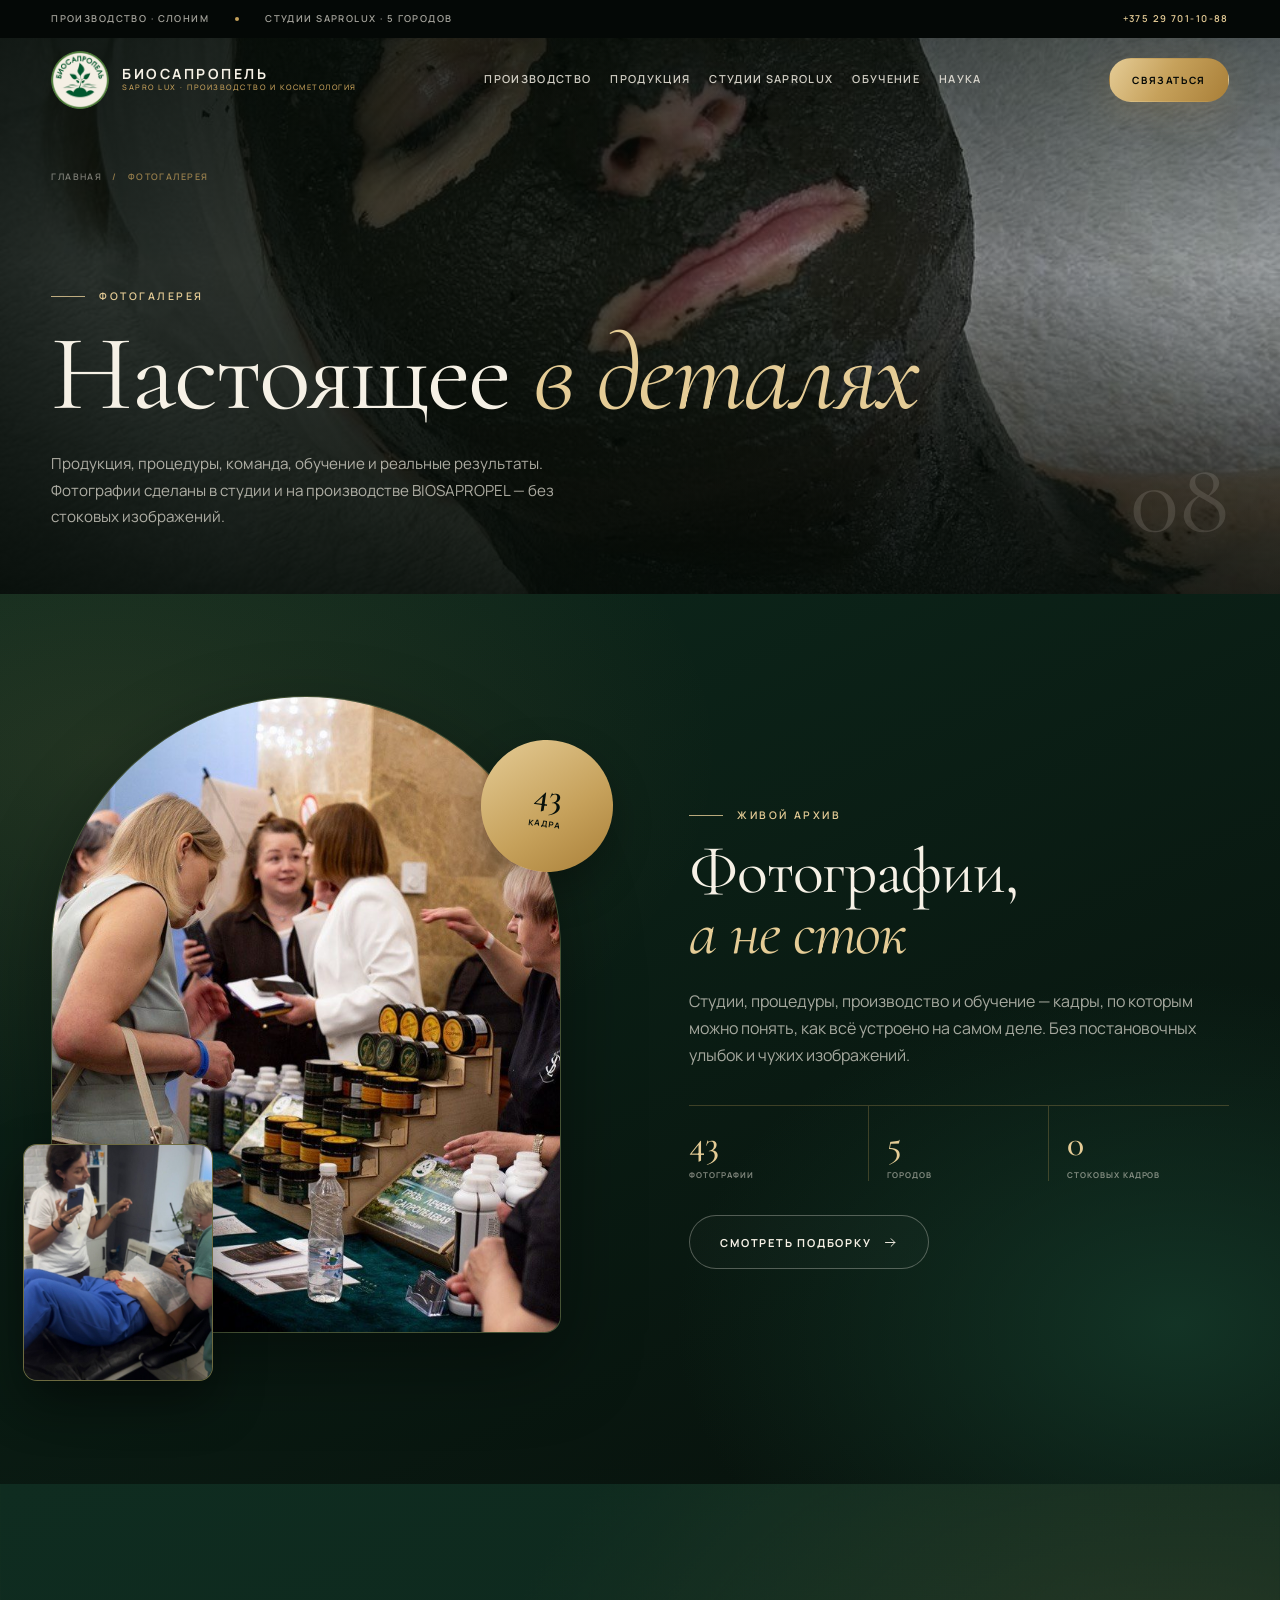
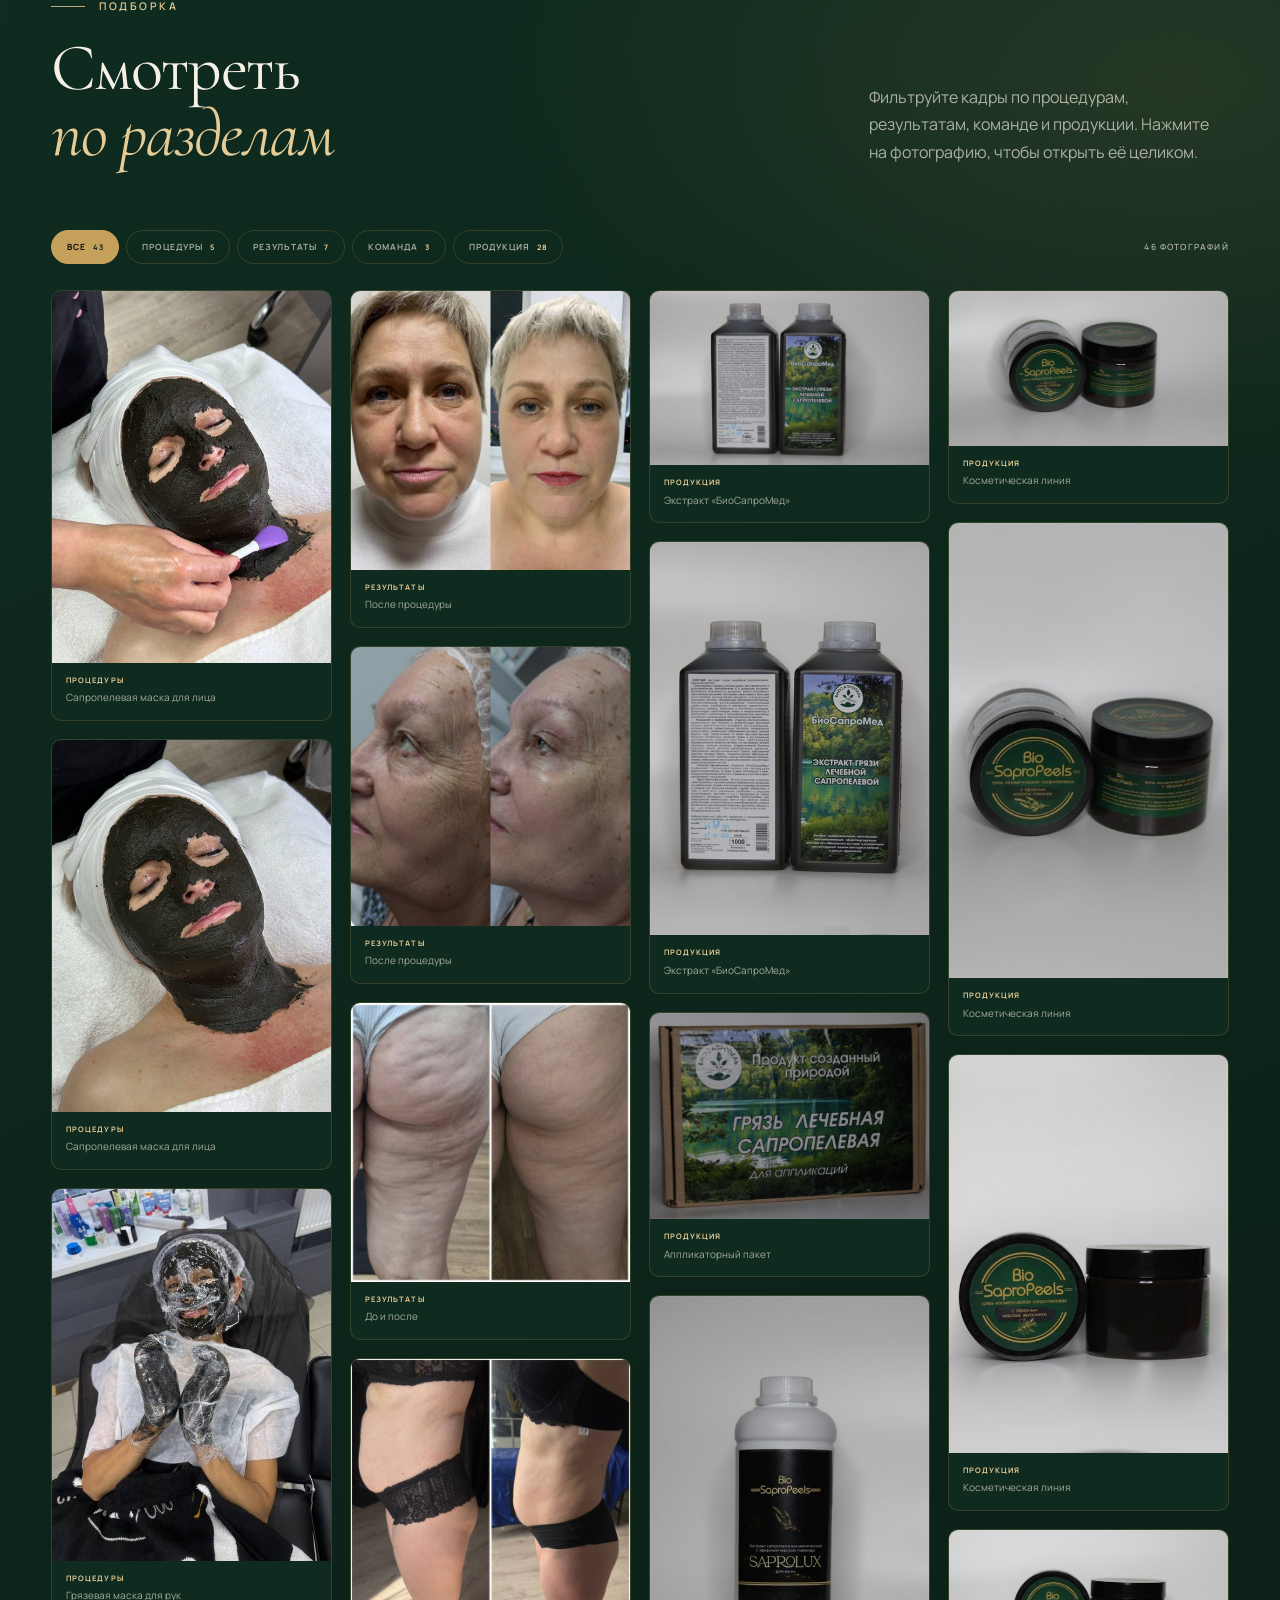
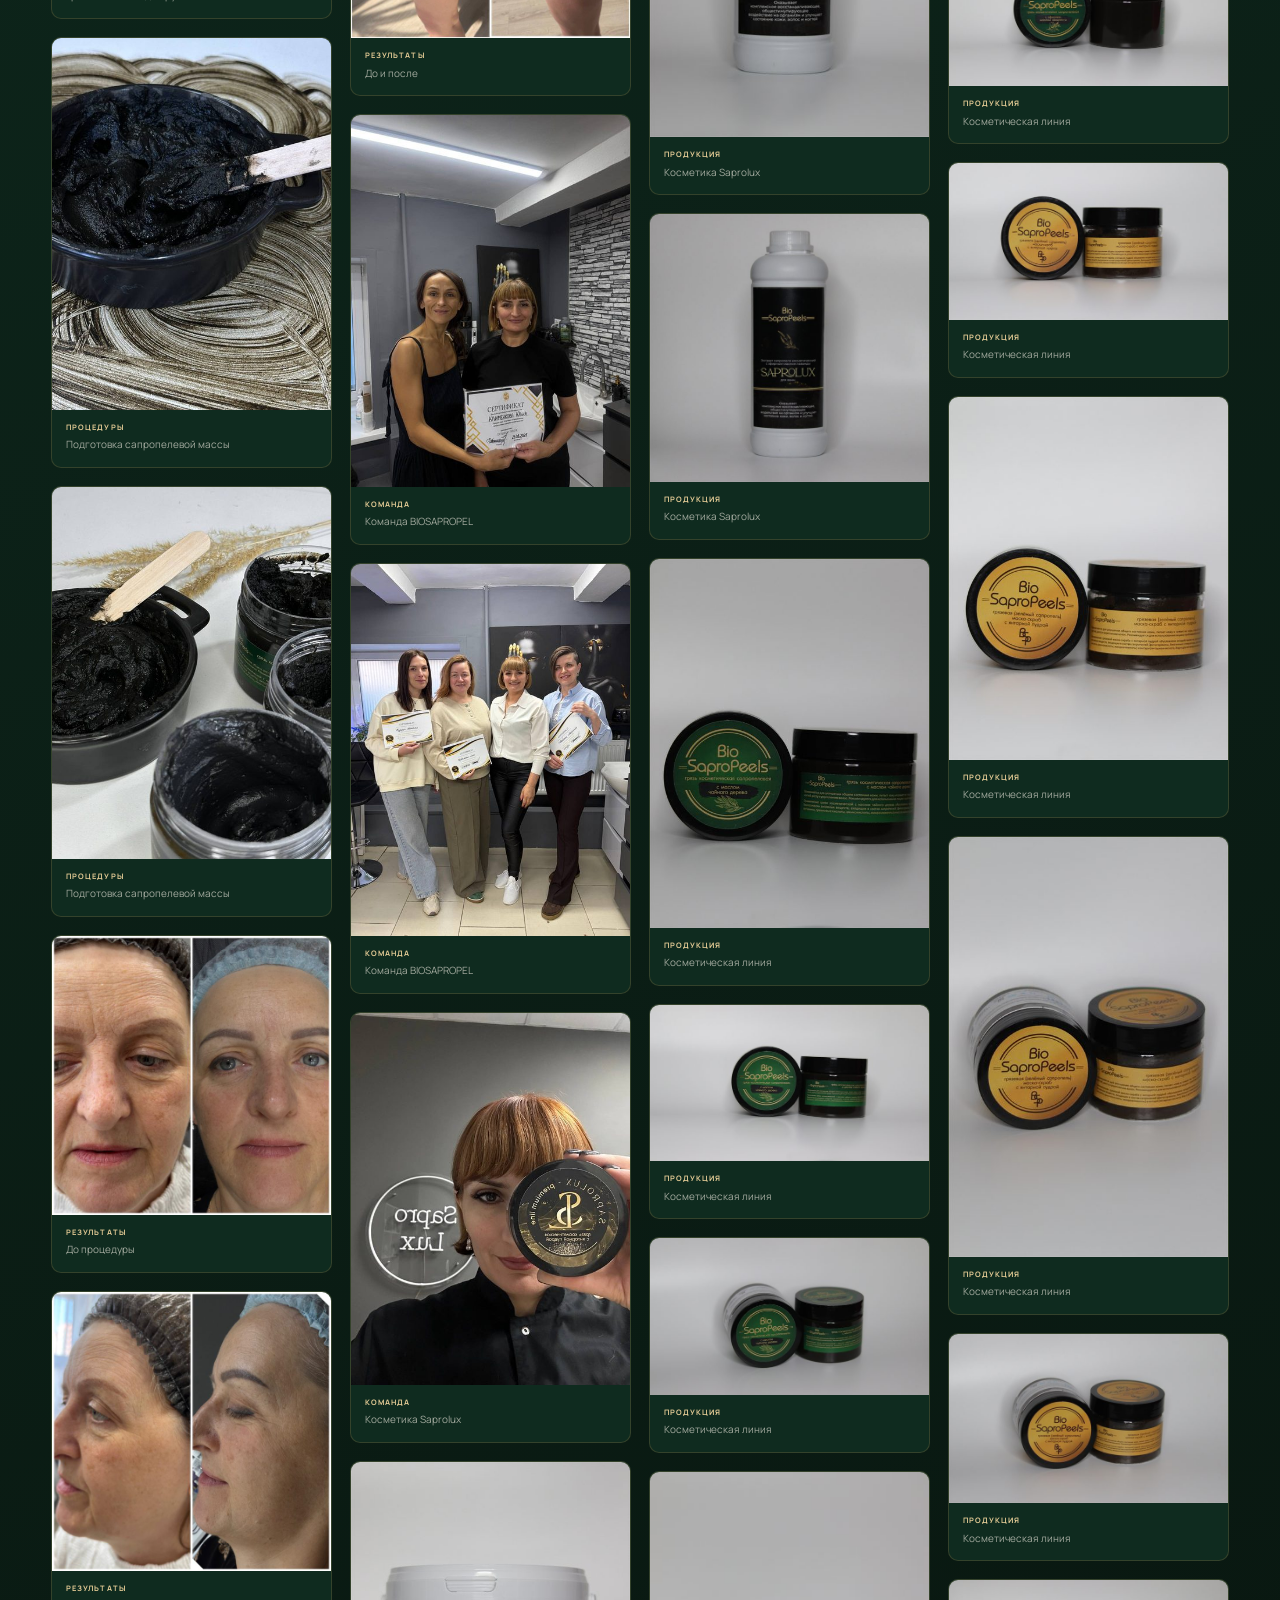
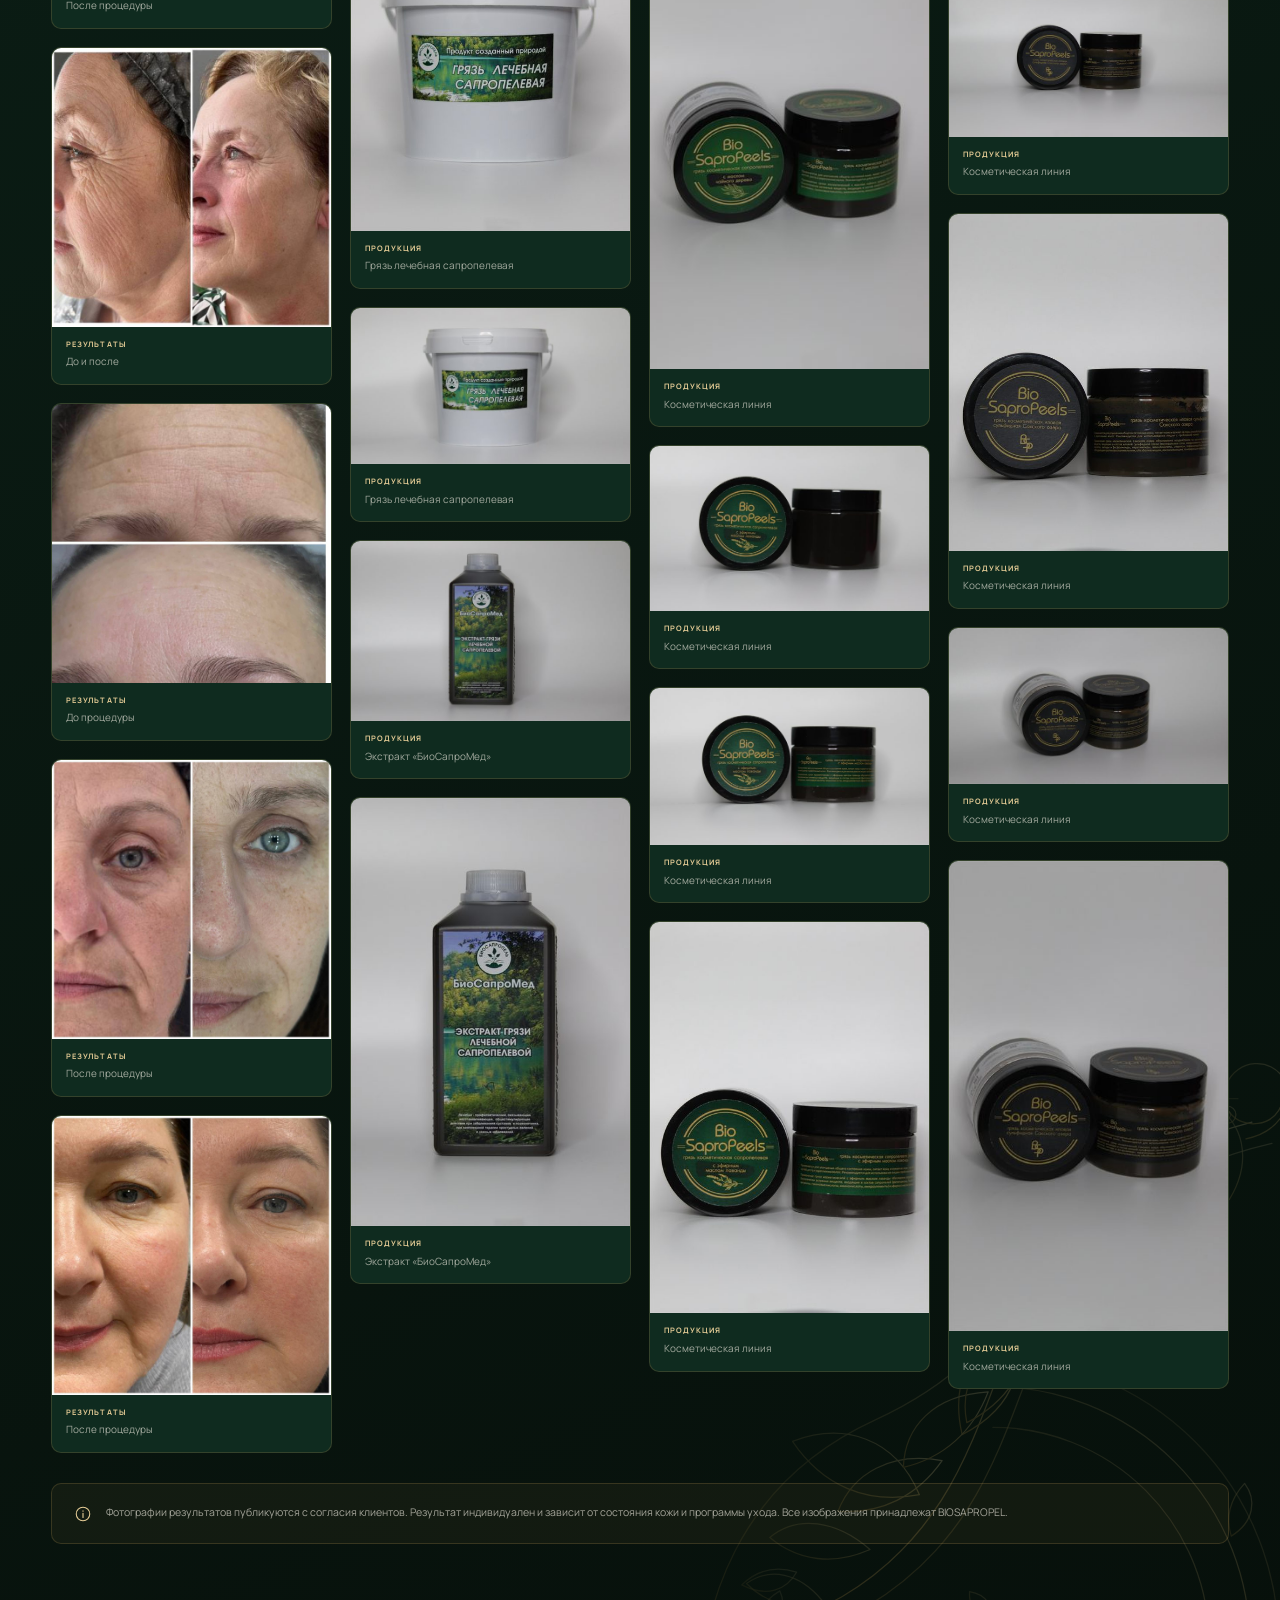
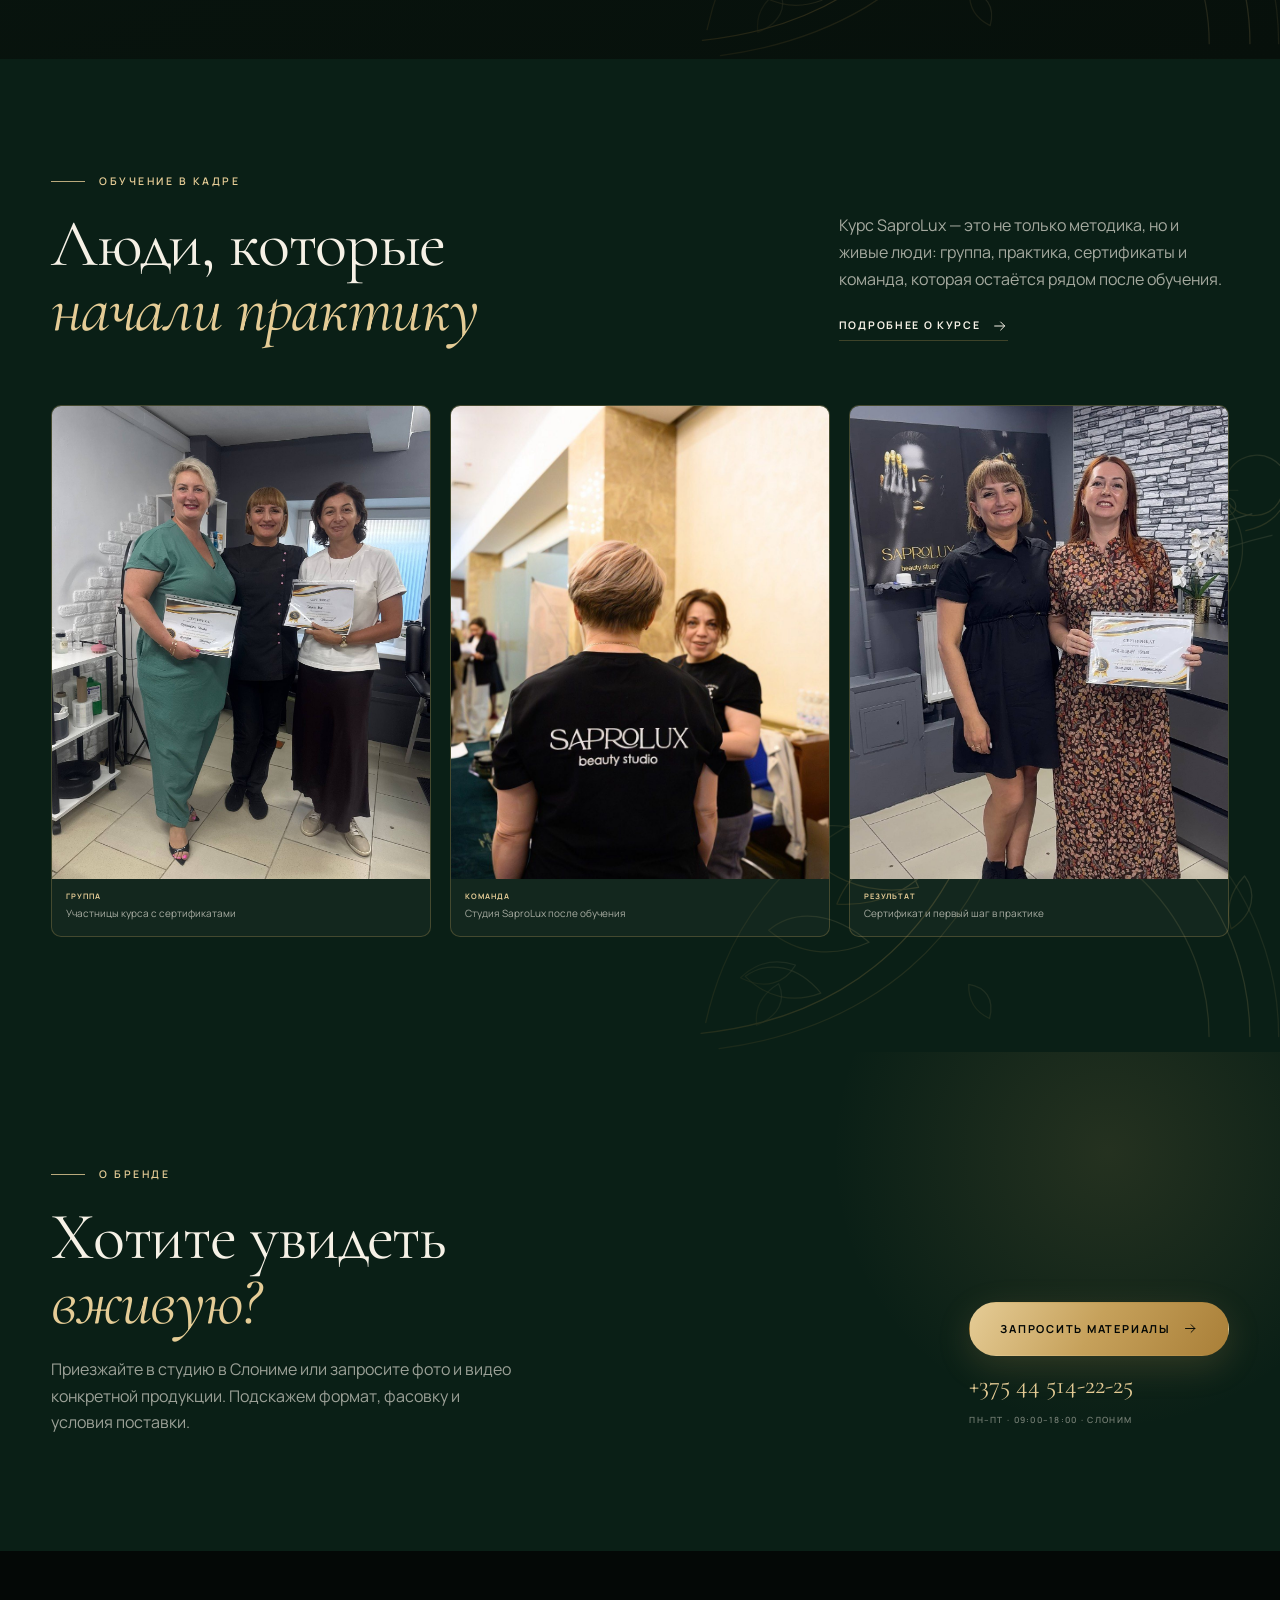
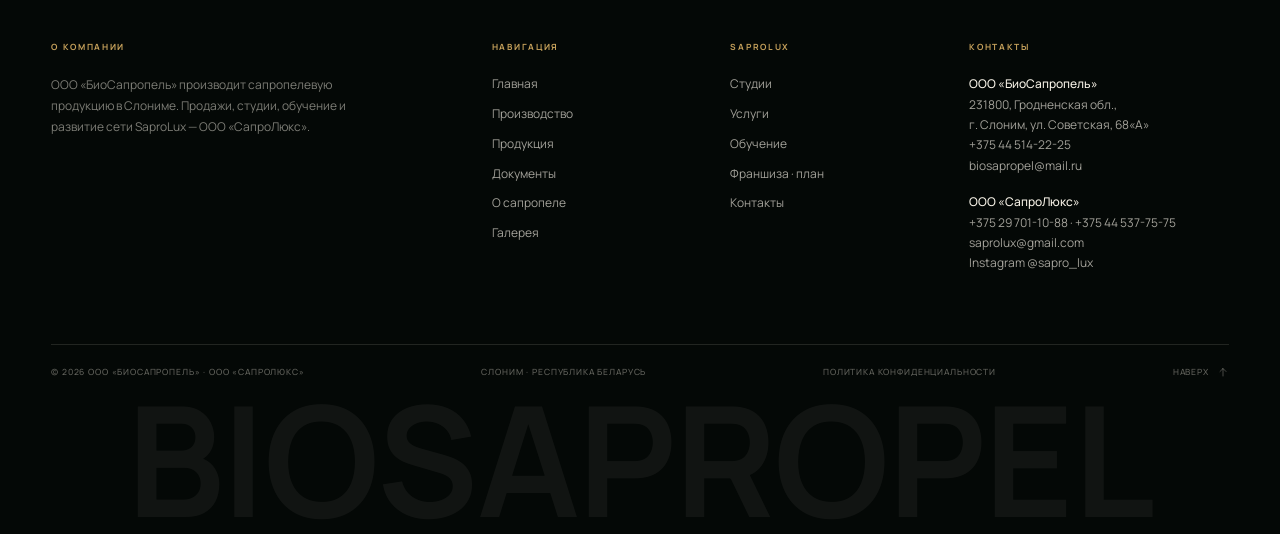
<file: gallery.html>
<!DOCTYPE html>
<html lang="ru">
<head>
  <meta charset="utf-8">
  <meta name="viewport" content="width=device-width, initial-scale=1">
  <meta name="theme-color" content="#07100b">
  <title>Фотогалерея — BIOSAPROPEL / SaproLux</title>
  <meta name="description" content="Реальные фотографии продукции, процедур, команды, обучения и результатов. Сапропель, производство в Слониме и студии SaproLux.">
  <meta property="og:title" content="Фотогалерея — BIOSAPROPEL / SaproLux">
  <meta property="og:description" content="Реальные фотографии продукции, процедур, команды, обучения и результатов. Сапропель, производство в Слониме и студии SaproLux.">
  <meta property="og:type" content="website">
  <link rel="canonical" href="https://biosapropel.by/gallery.html">
  <meta property="og:url" content="https://biosapropel.by/gallery.html">
  <meta property="og:site_name" content="BIOSAPROPEL">
  <meta property="og:locale" content="ru_RU">
  <meta property="og:image" content="https://biosapropel.by/assets/img/og-default.jpg">
  <meta property="og:image:width" content="1200">
  <meta property="og:image:height" content="630">
  <meta property="og:image:alt" content="BIOSAPROPEL — производство, продукция и косметология SaproLux">
  <meta name="twitter:card" content="summary_large_image">
  <meta name="twitter:title" content="Фотогалерея — BIOSAPROPEL / SaproLux">
  <meta name="twitter:description" content="Реальные фотографии продукции, процедур, команды, обучения и результатов. Сапропель, производство в Слониме и студии SaproLux.">
  <meta name="twitter:image" content="https://biosapropel.by/assets/img/og-default.jpg">
  <link rel="icon" href="favicon.ico" sizes="any">
  <link rel="apple-touch-icon" href="assets/img/apple-touch-icon.png">
  <link rel="manifest" href="manifest.webmanifest">
  <link rel="icon" href="assets/img/favicon.svg" type="image/svg+xml">
  <link rel="stylesheet" href="assets/css/style.css">
  <script>document.documentElement.classList.add("js");</script>
</head>
<body class="page-gallery">
  <a class="skip-link" href="#main">К содержанию</a><div class="topbar">
    <div class="container topbar__inner">
      <div class="topbar__group">
        <span>Производство · Слоним</span>
        <span class="topbar__dot"></span>
        <span class="topbar__group--middle">Студии SaproLux · 5 городов</span>
      </div>
      <div class="topbar__group">
        <a class="topbar__link" href="tel:+375297011088">+375 29 701-10-88</a>
      </div>
    </div>
  </div>
  <header class="site-header" id="header">
    <div class="container site-header__inner">
      <a class="site-logo" href="/" aria-label="БиоСапропель — SaproLux, на главную">
        <img class="site-logo__mark" src="assets/img/brands/logo-biosapropel-round.png" alt="" width="512" height="512">
        <span class="site-logo__text">
          <span class="site-logo__name">БИОСАПРОПЕЛЬ</span>
          <span class="site-logo__sub">SAPRO LUX · производство и косметология</span>
        </span>
      </a>
      <nav class="main-nav" aria-label="Основная навигация">
        <a href="production.html">Производство</a>
        <a href="products.html">Продукция</a>
        <a href="studios.html">Студии SaproLux</a>
        <a href="training.html">Обучение</a>
        <a href="science.html">Наука</a>
        
      </nav>
      <div class="header-actions">
        <a class="header-phone" href="tel:+375297011088"><span>SaproLux · продажи и запись</span>+375 29 701-10-88</a>
        <a class="btn btn--gold btn--sm" href="contacts.html#contact-form">Связаться</a>
        <button class="burger" type="button" aria-label="Открыть меню" aria-expanded="false" aria-controls="mobile-menu">
          <span></span><span></span><span></span>
        </button>
      </div>
    </div>
  </header>
  <div class="mobile-menu" id="mobile-menu" aria-hidden="true">
    <div class="container">
      <nav class="mobile-menu__nav" aria-label="Мобильная навигация">
        <a href="/">Главная</a>
        <a href="production.html">Производство</a>
        <a href="products.html">Продукция</a>
        <a href="studios.html">Студии SaproLux</a>
        <a href="training.html">Обучение</a>
        
        <a href="science.html">Наука</a>
        <a href="documents.html">Документы</a>
        <a href="gallery.html" aria-current="page">Галерея</a>
        <a href="contacts.html">Контакты</a>
      </nav>
      <div class="mobile-menu__meta">
        <div>
          <a href="tel:+375297011088">+375 29 701-10-88</a><br>
          <a href="tel:+375445377575">+375 44 537-75-75</a><br>
          <a href="mailto:saprolux@gmail.com">saprolux@gmail.com</a>
        </div>
        <div>Студии SaproLux<br>Брест · Кобрин · Барановичи<br>Минск · Альфа-Радон</div>
      </div>
    </div>
  </div>
  <main id="main">
  <section class="page-hero">
    <div class="page-hero__bg" style="background-image:url('assets/img/gallery/procedure-face-02.jpg')"></div>
    <div class="page-hero__veil"></div>
    <div class="container page-hero__inner">
      <nav class="crumbs" aria-label="Хлебные крошки">
        <a href="/">Главная</a><span>/</span><span>Фотогалерея</span>
      </nav>
      <p class="eyebrow">Фотогалерея</p>
      <h1>Настоящее <em>в деталях</em></h1>
      <p class="page-hero__text">Продукция, процедуры, команда, обучение и реальные результаты. Фотографии сделаны в студии и на производстве BIOSAPROPEL — без стоковых изображений.</p>
    </div>
    <span class="page-hero__index" aria-hidden="true">08</span>
  </section>

  <section class="gallery-editorial">
    <div class="container gallery-editorial__inner">
      <div class="gallery-editorial__media reveal">
        <figure class="gallery-editorial__main">
          <img src="assets/img/training/seminar.jpg" alt="Группа специалистов на обучении SaproLux" loading="eager">
        </figure>
        <figure class="gallery-editorial__inset">
          <img src="assets/img/training/practice.jpg" alt="Практика на сапропелевых процедурах" loading="lazy">
        </figure>
        <span class="gallery-editorial__stamp"><strong>43</strong><span>кадра</span></span>
      </div>
      <div class="gallery-editorial__body reveal" data-delay="1">
        <p class="eyebrow">Живой архив</p>
        <h2>Фотографии,<br><em>а не сток</em></h2>
        <p class="lead">Студии, процедуры, производство и обучение — кадры, по которым можно понять, как всё устроено на самом деле. Без постановочных улыбок и чужих изображений.</p>
        <div class="gallery-editorial__stats">
          <div><strong>43</strong><span>фотографии</span></div>
          <div><strong>5</strong><span>городов</span></div>
          <div><strong>0</strong><span>стоковых кадров</span></div>
        </div>
        <a class="btn btn--ghost" href="#collection">Смотреть подборку <svg viewBox="0 0 24 24" fill="none" aria-hidden="true"><path d="M4 12h15M13 6l6 6-6 6" stroke="currentColor" stroke-width="1.5" stroke-linecap="round" stroke-linejoin="round"/></svg></a>
      </div>
    </div>
  </section>

  <section class="section section--green" id="collection">
    <div class="container">
      <div class="section-head">
        <div class="section-head__title reveal">
          <p class="eyebrow">Подборка</p>
          <h2>Смотреть<br><em>по разделам</em></h2>
        </div>
        <p class="lead reveal" data-delay="1" style="max-width:360px">Фильтруйте кадры по процедурам, результатам, команде и продукции. Нажмите на фотографию, чтобы открыть её целиком.</p>
      </div>
      <div class="gallery-toolbar reveal">
        <div class="gallery-filters" role="group" aria-label="Фильтр фотографий">
          <button class="gallery-filter is-active" type="button" data-filter="all" aria-pressed="true">Все <span>43</span></button>
          <button class="gallery-filter" type="button" data-filter="procedure" aria-pressed="false">Процедуры <span>5</span></button>
          <button class="gallery-filter" type="button" data-filter="result" aria-pressed="false">Результаты <span>7</span></button>
          <button class="gallery-filter" type="button" data-filter="team" aria-pressed="false">Команда <span>3</span></button>
          <button class="gallery-filter" type="button" data-filter="product" aria-pressed="false">Продукция <span>28</span></button>
        </div>
        <p class="gallery-count" data-gallery-count aria-live="polite">43 фотографии</p>
      </div>
      <div class="gallery-grid" data-gallery>
        <figure class="gallery-card" data-cat="procedure">
          <button class="gallery-card__media" type="button" data-lightbox data-full="assets/img/gallery/procedure-face-01.jpg" data-caption="Процедуры · Сапропелевая маска для лица">
            <img src="assets/img/gallery/procedure-face-01-640.jpg" srcset="assets/img/gallery/procedure-face-01-640.jpg 480w, assets/img/gallery/procedure-face-01.jpg 960w" sizes="(max-width: 560px) 92vw, (max-width: 820px) 46vw, (max-width: 1180px) 31vw, 23vw" alt="Нанесение сапропелевой маски на лицо" loading="lazy" width="960" height="1280">
            <span class="gallery-card__zoom"><svg viewBox="0 0 24 24" fill="none" aria-hidden="true"><circle cx="11" cy="11" r="6.5" stroke="currentColor" stroke-width="1.5"/><path d="m16 16 4 4M11 8.5v5M8.5 11h5" stroke="currentColor" stroke-width="1.5" stroke-linecap="round"/></svg></span>
          </button>
          <figcaption class="gallery-card__cap"><span>Процедуры</span>Сапропелевая маска для лица</figcaption>
        </figure>
        <figure class="gallery-card" data-cat="procedure">
          <button class="gallery-card__media" type="button" data-lightbox data-full="assets/img/gallery/procedure-face-02.jpg" data-caption="Процедуры · Сапропелевая маска для лица">
            <img src="assets/img/gallery/procedure-face-02-640.jpg" srcset="assets/img/gallery/procedure-face-02-640.jpg 480w, assets/img/gallery/procedure-face-02.jpg 960w" sizes="(max-width: 560px) 92vw, (max-width: 820px) 46vw, (max-width: 1180px) 31vw, 23vw" alt="Сапропелевая маска на лице клиента" loading="lazy" width="960" height="1280">
            <span class="gallery-card__zoom"><svg viewBox="0 0 24 24" fill="none" aria-hidden="true"><circle cx="11" cy="11" r="6.5" stroke="currentColor" stroke-width="1.5"/><path d="m16 16 4 4M11 8.5v5M8.5 11h5" stroke="currentColor" stroke-width="1.5" stroke-linecap="round"/></svg></span>
          </button>
          <figcaption class="gallery-card__cap"><span>Процедуры</span>Сапропелевая маска для лица</figcaption>
        </figure>
        <figure class="gallery-card" data-cat="procedure">
          <button class="gallery-card__media" type="button" data-lightbox data-full="assets/img/gallery/procedure-mask-hands.jpg" data-caption="Процедуры · Грязевая маска для рук">
            <img src="assets/img/gallery/procedure-mask-hands-640.jpg" srcset="assets/img/gallery/procedure-mask-hands-640.jpg 480w, assets/img/gallery/procedure-mask-hands.jpg 960w" sizes="(max-width: 560px) 92vw, (max-width: 820px) 46vw, (max-width: 1180px) 31vw, 23vw" alt="Грязевая маска для рук в студии" loading="lazy" width="960" height="1280">
            <span class="gallery-card__zoom"><svg viewBox="0 0 24 24" fill="none" aria-hidden="true"><circle cx="11" cy="11" r="6.5" stroke="currentColor" stroke-width="1.5"/><path d="m16 16 4 4M11 8.5v5M8.5 11h5" stroke="currentColor" stroke-width="1.5" stroke-linecap="round"/></svg></span>
          </button>
          <figcaption class="gallery-card__cap"><span>Процедуры</span>Грязевая маска для рук</figcaption>
        </figure>
        <figure class="gallery-card" data-cat="procedure">
          <button class="gallery-card__media" type="button" data-lightbox data-full="assets/img/gallery/procedure-mud-01.jpg" data-caption="Процедуры · Подготовка сапропелевой массы">
            <img src="assets/img/gallery/procedure-mud-01-640.jpg" srcset="assets/img/gallery/procedure-mud-01-640.jpg 480w, assets/img/gallery/procedure-mud-01.jpg 960w" sizes="(max-width: 560px) 92vw, (max-width: 820px) 46vw, (max-width: 1180px) 31vw, 23vw" alt="Сапропелевая масса в чаше перед процедурой" loading="lazy" width="960" height="1280">
            <span class="gallery-card__zoom"><svg viewBox="0 0 24 24" fill="none" aria-hidden="true"><circle cx="11" cy="11" r="6.5" stroke="currentColor" stroke-width="1.5"/><path d="m16 16 4 4M11 8.5v5M8.5 11h5" stroke="currentColor" stroke-width="1.5" stroke-linecap="round"/></svg></span>
          </button>
          <figcaption class="gallery-card__cap"><span>Процедуры</span>Подготовка сапропелевой массы</figcaption>
        </figure>
        <figure class="gallery-card" data-cat="procedure">
          <button class="gallery-card__media" type="button" data-lightbox data-full="assets/img/gallery/procedure-mud-02.jpg" data-caption="Процедуры · Подготовка сапропелевой массы">
            <img src="assets/img/gallery/procedure-mud-02-640.jpg" srcset="assets/img/gallery/procedure-mud-02-640.jpg 480w, assets/img/gallery/procedure-mud-02.jpg 960w" sizes="(max-width: 560px) 92vw, (max-width: 820px) 46vw, (max-width: 1180px) 31vw, 23vw" alt="Сапропелевая масса и косметические банки" loading="lazy" width="960" height="1280">
            <span class="gallery-card__zoom"><svg viewBox="0 0 24 24" fill="none" aria-hidden="true"><circle cx="11" cy="11" r="6.5" stroke="currentColor" stroke-width="1.5"/><path d="m16 16 4 4M11 8.5v5M8.5 11h5" stroke="currentColor" stroke-width="1.5" stroke-linecap="round"/></svg></span>
          </button>
          <figcaption class="gallery-card__cap"><span>Процедуры</span>Подготовка сапропелевой массы</figcaption>
        </figure>
        <figure class="gallery-card" data-cat="result">
          <button class="gallery-card__media" type="button" data-lightbox data-full="assets/img/gallery/result-face-01-before.jpg" data-caption="Результаты · До процедуры">
            <img src="assets/img/gallery/result-face-01-before-640.jpg" srcset="assets/img/gallery/result-face-01-before-640.jpg 640w, assets/img/gallery/result-face-01-before.jpg 1400w" sizes="(max-width: 560px) 92vw, (max-width: 820px) 46vw, (max-width: 1180px) 31vw, 23vw" alt="Кожа лица до курса сапропелевых процедур" loading="lazy" width="1400" height="1400">
            <span class="gallery-card__zoom"><svg viewBox="0 0 24 24" fill="none" aria-hidden="true"><circle cx="11" cy="11" r="6.5" stroke="currentColor" stroke-width="1.5"/><path d="m16 16 4 4M11 8.5v5M8.5 11h5" stroke="currentColor" stroke-width="1.5" stroke-linecap="round"/></svg></span>
          </button>
          <figcaption class="gallery-card__cap"><span>Результаты</span>До процедуры</figcaption>
        </figure>
        <figure class="gallery-card" data-cat="result">
          <button class="gallery-card__media" type="button" data-lightbox data-full="assets/img/gallery/result-face-01-after.jpg" data-caption="Результаты · После процедуры">
            <img src="assets/img/gallery/result-face-01-after-640.jpg" srcset="assets/img/gallery/result-face-01-after-640.jpg 640w, assets/img/gallery/result-face-01-after.jpg 1400w" sizes="(max-width: 560px) 92vw, (max-width: 820px) 46vw, (max-width: 1180px) 31vw, 23vw" alt="Кожа лица после курса сапропелевых процедур" loading="lazy" width="1400" height="1400">
            <span class="gallery-card__zoom"><svg viewBox="0 0 24 24" fill="none" aria-hidden="true"><circle cx="11" cy="11" r="6.5" stroke="currentColor" stroke-width="1.5"/><path d="m16 16 4 4M11 8.5v5M8.5 11h5" stroke="currentColor" stroke-width="1.5" stroke-linecap="round"/></svg></span>
          </button>
          <figcaption class="gallery-card__cap"><span>Результаты</span>После процедуры</figcaption>
        </figure>
        <figure class="gallery-card" data-cat="result">
          <button class="gallery-card__media" type="button" data-lightbox data-full="assets/img/gallery/result-face-02.jpg" data-caption="Результаты · До и после">
            <img src="assets/img/gallery/result-face-02-640.jpg" srcset="assets/img/gallery/result-face-02-640.jpg 640w, assets/img/gallery/result-face-02.jpg 645w" sizes="(max-width: 560px) 92vw, (max-width: 820px) 46vw, (max-width: 1180px) 31vw, 23vw" alt="Результат ухода за кожей лица — до и после" loading="lazy" width="645" height="645">
            <span class="gallery-card__zoom"><svg viewBox="0 0 24 24" fill="none" aria-hidden="true"><circle cx="11" cy="11" r="6.5" stroke="currentColor" stroke-width="1.5"/><path d="m16 16 4 4M11 8.5v5M8.5 11h5" stroke="currentColor" stroke-width="1.5" stroke-linecap="round"/></svg></span>
          </button>
          <figcaption class="gallery-card__cap"><span>Результаты</span>До и после</figcaption>
        </figure>
        <figure class="gallery-card" data-cat="result">
          <button class="gallery-card__media" type="button" data-lightbox data-full="assets/img/gallery/result-face-04.jpg" data-caption="Результаты · До процедуры">
            <img src="assets/img/gallery/result-face-04-640.jpg" srcset="assets/img/gallery/result-face-04-640.jpg 640w, assets/img/gallery/result-face-04.jpg 1280w" sizes="(max-width: 560px) 92vw, (max-width: 820px) 46vw, (max-width: 1180px) 31vw, 23vw" alt="Кожа вокруг глаз до процедуры" loading="lazy" width="1280" height="1280">
            <span class="gallery-card__zoom"><svg viewBox="0 0 24 24" fill="none" aria-hidden="true"><circle cx="11" cy="11" r="6.5" stroke="currentColor" stroke-width="1.5"/><path d="m16 16 4 4M11 8.5v5M8.5 11h5" stroke="currentColor" stroke-width="1.5" stroke-linecap="round"/></svg></span>
          </button>
          <figcaption class="gallery-card__cap"><span>Результаты</span>До процедуры</figcaption>
        </figure>
        <figure class="gallery-card" data-cat="result">
          <button class="gallery-card__media" type="button" data-lightbox data-full="assets/img/gallery/result-face-05.jpg" data-caption="Результаты · После процедуры">
            <img src="assets/img/gallery/result-face-05-640.jpg" srcset="assets/img/gallery/result-face-05-640.jpg 640w, assets/img/gallery/result-face-05.jpg 1280w" sizes="(max-width: 560px) 92vw, (max-width: 820px) 46vw, (max-width: 1180px) 31vw, 23vw" alt="Кожа вокруг глаз после процедуры" loading="lazy" width="1280" height="1280">
            <span class="gallery-card__zoom"><svg viewBox="0 0 24 24" fill="none" aria-hidden="true"><circle cx="11" cy="11" r="6.5" stroke="currentColor" stroke-width="1.5"/><path d="m16 16 4 4M11 8.5v5M8.5 11h5" stroke="currentColor" stroke-width="1.5" stroke-linecap="round"/></svg></span>
          </button>
          <figcaption class="gallery-card__cap"><span>Результаты</span>После процедуры</figcaption>
        </figure>
        <figure class="gallery-card" data-cat="result">
          <button class="gallery-card__media" type="button" data-lightbox data-full="assets/img/gallery/result-face-06.jpg" data-caption="Результаты · После процедуры">
            <img src="assets/img/gallery/result-face-06-640.jpg" srcset="assets/img/gallery/result-face-06-640.jpg 640w, assets/img/gallery/result-face-06.jpg 1280w" sizes="(max-width: 560px) 92vw, (max-width: 820px) 46vw, (max-width: 1180px) 31vw, 23vw" alt="Кожа вокруг глаз после процедуры" loading="lazy" width="1280" height="1280">
            <span class="gallery-card__zoom"><svg viewBox="0 0 24 24" fill="none" aria-hidden="true"><circle cx="11" cy="11" r="6.5" stroke="currentColor" stroke-width="1.5"/><path d="m16 16 4 4M11 8.5v5M8.5 11h5" stroke="currentColor" stroke-width="1.5" stroke-linecap="round"/></svg></span>
          </button>
          <figcaption class="gallery-card__cap"><span>Результаты</span>После процедуры</figcaption>
        </figure>
        <figure class="gallery-card" data-cat="result">
          <button class="gallery-card__media" type="button" data-lightbox data-full="assets/img/gallery/result-face-07.jpg" data-caption="Результаты · После процедуры">
            <img src="assets/img/gallery/result-face-07-640.jpg" srcset="assets/img/gallery/result-face-07-640.jpg 640w, assets/img/gallery/result-face-07.jpg 1280w" sizes="(max-width: 560px) 92vw, (max-width: 820px) 46vw, (max-width: 1180px) 31vw, 23vw" alt="Кожа вокруг глаз после процедуры" loading="lazy" width="1280" height="1280">
            <span class="gallery-card__zoom"><svg viewBox="0 0 24 24" fill="none" aria-hidden="true"><circle cx="11" cy="11" r="6.5" stroke="currentColor" stroke-width="1.5"/><path d="m16 16 4 4M11 8.5v5M8.5 11h5" stroke="currentColor" stroke-width="1.5" stroke-linecap="round"/></svg></span>
          </button>
          <figcaption class="gallery-card__cap"><span>Результаты</span>После процедуры</figcaption>
        </figure>
        <figure class="gallery-card" data-cat="result">
          <button class="gallery-card__media" type="button" data-lightbox data-full="assets/img/gallery/result-face-08.jpg" data-caption="Результаты · После процедуры">
            <img src="assets/img/gallery/result-face-08-640.jpg" srcset="assets/img/gallery/result-face-08-640.jpg 640w, assets/img/gallery/result-face-08.jpg 1280w" sizes="(max-width: 560px) 92vw, (max-width: 820px) 46vw, (max-width: 1180px) 31vw, 23vw" alt="Кожа вокруг глаз после процедуры" loading="lazy" width="1280" height="1280">
            <span class="gallery-card__zoom"><svg viewBox="0 0 24 24" fill="none" aria-hidden="true"><circle cx="11" cy="11" r="6.5" stroke="currentColor" stroke-width="1.5"/><path d="m16 16 4 4M11 8.5v5M8.5 11h5" stroke="currentColor" stroke-width="1.5" stroke-linecap="round"/></svg></span>
          </button>
          <figcaption class="gallery-card__cap"><span>Результаты</span>После процедуры</figcaption>
        </figure>
        <figure class="gallery-card" data-cat="result">
          <button class="gallery-card__media" type="button" data-lightbox data-full="assets/img/gallery/result-body-01.jpg" data-caption="Результаты · До и после">
            <img src="assets/img/gallery/result-body-01-640.jpg" srcset="assets/img/gallery/result-body-01-640.jpg 640w, assets/img/gallery/result-body-01.jpg 1280w" sizes="(max-width: 560px) 92vw, (max-width: 820px) 46vw, (max-width: 1180px) 31vw, 23vw" alt="Результат ухода за кожей тела — до и после" loading="lazy" width="1280" height="1280">
            <span class="gallery-card__zoom"><svg viewBox="0 0 24 24" fill="none" aria-hidden="true"><circle cx="11" cy="11" r="6.5" stroke="currentColor" stroke-width="1.5"/><path d="m16 16 4 4M11 8.5v5M8.5 11h5" stroke="currentColor" stroke-width="1.5" stroke-linecap="round"/></svg></span>
          </button>
          <figcaption class="gallery-card__cap"><span>Результаты</span>До и после</figcaption>
        </figure>
        <figure class="gallery-card" data-cat="result">
          <button class="gallery-card__media" type="button" data-lightbox data-full="assets/img/gallery/result-body-02.jpg" data-caption="Результаты · До и после">
            <img src="assets/img/gallery/result-body-02-640.jpg" srcset="assets/img/gallery/result-body-02-640.jpg 640w, assets/img/gallery/result-body-02.jpg 1280w" sizes="(max-width: 560px) 92vw, (max-width: 820px) 46vw, (max-width: 1180px) 31vw, 23vw" alt="Результат ухода за кожей тела — до и после" loading="lazy" width="1280" height="1280">
            <span class="gallery-card__zoom"><svg viewBox="0 0 24 24" fill="none" aria-hidden="true"><circle cx="11" cy="11" r="6.5" stroke="currentColor" stroke-width="1.5"/><path d="m16 16 4 4M11 8.5v5M8.5 11h5" stroke="currentColor" stroke-width="1.5" stroke-linecap="round"/></svg></span>
          </button>
          <figcaption class="gallery-card__cap"><span>Результаты</span>До и после</figcaption>
        </figure>
        <figure class="gallery-card" data-cat="team">
          <button class="gallery-card__media" type="button" data-lightbox data-full="assets/img/gallery/team-01.jpg" data-caption="Команда · Команда BIOSAPROPEL">
            <img src="assets/img/gallery/team-01-640.jpg" srcset="assets/img/gallery/team-01-640.jpg 480w, assets/img/gallery/team-01.jpg 960w" sizes="(max-width: 560px) 92vw, (max-width: 820px) 46vw, (max-width: 1180px) 31vw, 23vw" alt="Сотрудники BIOSAPROPEL с сертификатами" loading="lazy" width="960" height="1280">
            <span class="gallery-card__zoom"><svg viewBox="0 0 24 24" fill="none" aria-hidden="true"><circle cx="11" cy="11" r="6.5" stroke="currentColor" stroke-width="1.5"/><path d="m16 16 4 4M11 8.5v5M8.5 11h5" stroke="currentColor" stroke-width="1.5" stroke-linecap="round"/></svg></span>
          </button>
          <figcaption class="gallery-card__cap"><span>Команда</span>Команда BIOSAPROPEL</figcaption>
        </figure>
        <figure class="gallery-card" data-cat="team">
          <button class="gallery-card__media" type="button" data-lightbox data-full="assets/img/gallery/team-02.jpg" data-caption="Команда · Команда BIOSAPROPEL">
            <img src="assets/img/gallery/team-02-640.jpg" srcset="assets/img/gallery/team-02-640.jpg 480w, assets/img/gallery/team-02.jpg 960w" sizes="(max-width: 560px) 92vw, (max-width: 820px) 46vw, (max-width: 1180px) 31vw, 23vw" alt="Команда студии с сертификатами обучения" loading="lazy" width="960" height="1280">
            <span class="gallery-card__zoom"><svg viewBox="0 0 24 24" fill="none" aria-hidden="true"><circle cx="11" cy="11" r="6.5" stroke="currentColor" stroke-width="1.5"/><path d="m16 16 4 4M11 8.5v5M8.5 11h5" stroke="currentColor" stroke-width="1.5" stroke-linecap="round"/></svg></span>
          </button>
          <figcaption class="gallery-card__cap"><span>Команда</span>Команда BIOSAPROPEL</figcaption>
        </figure>
        <figure class="gallery-card" data-cat="team">
          <button class="gallery-card__media" type="button" data-lightbox data-full="assets/img/gallery/product-in-hand.jpg" data-caption="Команда · Косметика Saprolux">
            <img src="assets/img/gallery/product-in-hand-640.jpg" srcset="assets/img/gallery/product-in-hand-640.jpg 480w, assets/img/gallery/product-in-hand.jpg 959w" sizes="(max-width: 560px) 92vw, (max-width: 820px) 46vw, (max-width: 1180px) 31vw, 23vw" alt="Косметика Saprolux в руках мастера" loading="lazy" width="959" height="1280">
            <span class="gallery-card__zoom"><svg viewBox="0 0 24 24" fill="none" aria-hidden="true"><circle cx="11" cy="11" r="6.5" stroke="currentColor" stroke-width="1.5"/><path d="m16 16 4 4M11 8.5v5M8.5 11h5" stroke="currentColor" stroke-width="1.5" stroke-linecap="round"/></svg></span>
          </button>
          <figcaption class="gallery-card__cap"><span>Команда</span>Косметика Saprolux</figcaption>
        </figure>
        <figure class="gallery-card" data-cat="product">
          <button class="gallery-card__media" type="button" data-lightbox data-full="assets/img/gallery/product-bucket-01.jpg" data-caption="Продукция · Грязь лечебная сапропелевая">
            <img src="assets/img/gallery/product-bucket-01-640.jpg" srcset="assets/img/gallery/product-bucket-01-640.jpg 484w, assets/img/gallery/product-bucket-01.jpg 1059w" sizes="(max-width: 560px) 92vw, (max-width: 820px) 46vw, (max-width: 1180px) 31vw, 23vw" alt="Ведро грязи лечебной сапропелевой" loading="lazy" width="1059" height="1400">
            <span class="gallery-card__zoom"><svg viewBox="0 0 24 24" fill="none" aria-hidden="true"><circle cx="11" cy="11" r="6.5" stroke="currentColor" stroke-width="1.5"/><path d="m16 16 4 4M11 8.5v5M8.5 11h5" stroke="currentColor" stroke-width="1.5" stroke-linecap="round"/></svg></span>
          </button>
          <figcaption class="gallery-card__cap"><span>Продукция</span>Грязь лечебная сапропелевая</figcaption>
        </figure>
        <figure class="gallery-card" data-cat="product">
          <button class="gallery-card__media" type="button" data-lightbox data-full="assets/img/gallery/product-bucket-02.jpg" data-caption="Продукция · Грязь лечебная сапропелевая">
            <img src="assets/img/gallery/product-bucket-02-640.jpg" srcset="assets/img/gallery/product-bucket-02-640.jpg 640w, assets/img/gallery/product-bucket-02.jpg 1400w" sizes="(max-width: 560px) 92vw, (max-width: 820px) 46vw, (max-width: 1180px) 31vw, 23vw" alt="Ведро грязи лечебной сапропелевой, вид сбоку" loading="lazy" width="1400" height="786">
            <span class="gallery-card__zoom"><svg viewBox="0 0 24 24" fill="none" aria-hidden="true"><circle cx="11" cy="11" r="6.5" stroke="currentColor" stroke-width="1.5"/><path d="m16 16 4 4M11 8.5v5M8.5 11h5" stroke="currentColor" stroke-width="1.5" stroke-linecap="round"/></svg></span>
          </button>
          <figcaption class="gallery-card__cap"><span>Продукция</span>Грязь лечебная сапропелевая</figcaption>
        </figure>
        <figure class="gallery-card" data-cat="product">
          <button class="gallery-card__media" type="button" data-lightbox data-full="assets/img/gallery/product-extract-01.jpg" data-caption="Продукция · Экстракт «БиоСапроМед»">
            <img src="assets/img/gallery/product-extract-01-640.jpg" srcset="assets/img/gallery/product-extract-01-640.jpg 640w, assets/img/gallery/product-extract-01.jpg 1400w" sizes="(max-width: 560px) 92vw, (max-width: 820px) 46vw, (max-width: 1180px) 31vw, 23vw" alt="Экстракт «БиоСапроМед», фото 1" loading="lazy" width="1400" height="901">
            <span class="gallery-card__zoom"><svg viewBox="0 0 24 24" fill="none" aria-hidden="true"><circle cx="11" cy="11" r="6.5" stroke="currentColor" stroke-width="1.5"/><path d="m16 16 4 4M11 8.5v5M8.5 11h5" stroke="currentColor" stroke-width="1.5" stroke-linecap="round"/></svg></span>
          </button>
          <figcaption class="gallery-card__cap"><span>Продукция</span>Экстракт «БиоСапроМед»</figcaption>
        </figure>
        <figure class="gallery-card" data-cat="product">
          <button class="gallery-card__media" type="button" data-lightbox data-full="assets/img/gallery/product-extract-02.jpg" data-caption="Продукция · Экстракт «БиоСапроМед»">
            <img src="assets/img/gallery/product-extract-02-640.jpg" srcset="assets/img/gallery/product-extract-02-640.jpg 417w, assets/img/gallery/product-extract-02.jpg 911w" sizes="(max-width: 560px) 92vw, (max-width: 820px) 46vw, (max-width: 1180px) 31vw, 23vw" alt="Экстракт «БиоСапроМед», фото 2" loading="lazy" width="911" height="1400">
            <span class="gallery-card__zoom"><svg viewBox="0 0 24 24" fill="none" aria-hidden="true"><circle cx="11" cy="11" r="6.5" stroke="currentColor" stroke-width="1.5"/><path d="m16 16 4 4M11 8.5v5M8.5 11h5" stroke="currentColor" stroke-width="1.5" stroke-linecap="round"/></svg></span>
          </button>
          <figcaption class="gallery-card__cap"><span>Продукция</span>Экстракт «БиоСапроМед»</figcaption>
        </figure>
        <figure class="gallery-card" data-cat="product">
          <button class="gallery-card__media" type="button" data-lightbox data-full="assets/img/gallery/product-extract-03.jpg" data-caption="Продукция · Экстракт «БиоСапроМед»">
            <img src="assets/img/gallery/product-extract-03-640.jpg" srcset="assets/img/gallery/product-extract-03-640.jpg 640w, assets/img/gallery/product-extract-03.jpg 1400w" sizes="(max-width: 560px) 92vw, (max-width: 820px) 46vw, (max-width: 1180px) 31vw, 23vw" alt="Экстракт «БиоСапроМед», фото 3" loading="lazy" width="1400" height="875">
            <span class="gallery-card__zoom"><svg viewBox="0 0 24 24" fill="none" aria-hidden="true"><circle cx="11" cy="11" r="6.5" stroke="currentColor" stroke-width="1.5"/><path d="m16 16 4 4M11 8.5v5M8.5 11h5" stroke="currentColor" stroke-width="1.5" stroke-linecap="round"/></svg></span>
          </button>
          <figcaption class="gallery-card__cap"><span>Продукция</span>Экстракт «БиоСапроМед»</figcaption>
        </figure>
        <figure class="gallery-card" data-cat="product">
          <button class="gallery-card__media" type="button" data-lightbox data-full="assets/img/gallery/product-extract-04.jpg" data-caption="Продукция · Экстракт «БиоСапроМед»">
            <img src="assets/img/gallery/product-extract-04-640.jpg" srcset="assets/img/gallery/product-extract-04-640.jpg 454w, assets/img/gallery/product-extract-04.jpg 993w" sizes="(max-width: 560px) 92vw, (max-width: 820px) 46vw, (max-width: 1180px) 31vw, 23vw" alt="Экстракт «БиоСапроМед», фото 4" loading="lazy" width="993" height="1400">
            <span class="gallery-card__zoom"><svg viewBox="0 0 24 24" fill="none" aria-hidden="true"><circle cx="11" cy="11" r="6.5" stroke="currentColor" stroke-width="1.5"/><path d="m16 16 4 4M11 8.5v5M8.5 11h5" stroke="currentColor" stroke-width="1.5" stroke-linecap="round"/></svg></span>
          </button>
          <figcaption class="gallery-card__cap"><span>Продукция</span>Экстракт «БиоСапроМед»</figcaption>
        </figure>
        <figure class="gallery-card" data-cat="product">
          <button class="gallery-card__media" type="button" data-lightbox data-full="assets/img/gallery/product-applicator-box.jpg" data-caption="Продукция · Аппликаторный пакет">
            <img src="assets/img/gallery/product-applicator-box-640.jpg" srcset="assets/img/gallery/product-applicator-box-640.jpg 640w, assets/img/gallery/product-applicator-box.jpg 1400w" sizes="(max-width: 560px) 92vw, (max-width: 820px) 46vw, (max-width: 1180px) 31vw, 23vw" alt="Упаковка аппликаторного пакета «Грязь лечебная сапропелевая»" loading="lazy" width="1400" height="1036">
            <span class="gallery-card__zoom"><svg viewBox="0 0 24 24" fill="none" aria-hidden="true"><circle cx="11" cy="11" r="6.5" stroke="currentColor" stroke-width="1.5"/><path d="m16 16 4 4M11 8.5v5M8.5 11h5" stroke="currentColor" stroke-width="1.5" stroke-linecap="round"/></svg></span>
          </button>
          <figcaption class="gallery-card__cap"><span>Продукция</span>Аппликаторный пакет</figcaption>
        </figure>
        <figure class="gallery-card" data-cat="product">
          <button class="gallery-card__media" type="button" data-lightbox data-full="assets/img/gallery/product-saprolux-01.jpg" data-caption="Продукция · Косметика Saprolux">
            <img src="assets/img/gallery/product-saprolux-01-640.jpg" srcset="assets/img/gallery/product-saprolux-01-640.jpg 405w, assets/img/gallery/product-saprolux-01.jpg 885w" sizes="(max-width: 560px) 92vw, (max-width: 820px) 46vw, (max-width: 1180px) 31vw, 23vw" alt="Косметика Saprolux, фото 1" loading="lazy" width="885" height="1400">
            <span class="gallery-card__zoom"><svg viewBox="0 0 24 24" fill="none" aria-hidden="true"><circle cx="11" cy="11" r="6.5" stroke="currentColor" stroke-width="1.5"/><path d="m16 16 4 4M11 8.5v5M8.5 11h5" stroke="currentColor" stroke-width="1.5" stroke-linecap="round"/></svg></span>
          </button>
          <figcaption class="gallery-card__cap"><span>Продукция</span>Косметика Saprolux</figcaption>
        </figure>
        <figure class="gallery-card" data-cat="product">
          <button class="gallery-card__media" type="button" data-lightbox data-full="assets/img/gallery/product-saprolux-02.jpg" data-caption="Продукция · Косметика Saprolux">
            <img src="assets/img/gallery/product-saprolux-02-640.jpg" srcset="assets/img/gallery/product-saprolux-02-640.jpg 640w, assets/img/gallery/product-saprolux-02.jpg 1400w" sizes="(max-width: 560px) 92vw, (max-width: 820px) 46vw, (max-width: 1180px) 31vw, 23vw" alt="Косметика Saprolux, фото 2" loading="lazy" width="1400" height="1344">
            <span class="gallery-card__zoom"><svg viewBox="0 0 24 24" fill="none" aria-hidden="true"><circle cx="11" cy="11" r="6.5" stroke="currentColor" stroke-width="1.5"/><path d="m16 16 4 4M11 8.5v5M8.5 11h5" stroke="currentColor" stroke-width="1.5" stroke-linecap="round"/></svg></span>
          </button>
          <figcaption class="gallery-card__cap"><span>Продукция</span>Косметика Saprolux</figcaption>
        </figure>
        <figure class="gallery-card" data-cat="product">
          <button class="gallery-card__media" type="button" data-lightbox data-full="assets/img/gallery/product-jar-01.jpg" data-caption="Продукция · Косметическая линия">
            <img src="assets/img/gallery/product-jar-01-640.jpg" srcset="assets/img/gallery/product-jar-01-640.jpg 484w, assets/img/gallery/product-jar-01.jpg 1059w" sizes="(max-width: 560px) 92vw, (max-width: 820px) 46vw, (max-width: 1180px) 31vw, 23vw" alt="Косметика BioSaproPeels на основе сапропеля, фото 1" loading="lazy" width="1059" height="1400">
            <span class="gallery-card__zoom"><svg viewBox="0 0 24 24" fill="none" aria-hidden="true"><circle cx="11" cy="11" r="6.5" stroke="currentColor" stroke-width="1.5"/><path d="m16 16 4 4M11 8.5v5M8.5 11h5" stroke="currentColor" stroke-width="1.5" stroke-linecap="round"/></svg></span>
          </button>
          <figcaption class="gallery-card__cap"><span>Продукция</span>Косметическая линия</figcaption>
        </figure>
        <figure class="gallery-card" data-cat="product">
          <button class="gallery-card__media" type="button" data-lightbox data-full="assets/img/gallery/product-jar-02.jpg" data-caption="Продукция · Косметическая линия">
            <img src="assets/img/gallery/product-jar-02-640.jpg" srcset="assets/img/gallery/product-jar-02-640.jpg 640w, assets/img/gallery/product-jar-02.jpg 1400w" sizes="(max-width: 560px) 92vw, (max-width: 820px) 46vw, (max-width: 1180px) 31vw, 23vw" alt="Косметика BioSaproPeels на основе сапропеля, фото 2" loading="lazy" width="1400" height="786">
            <span class="gallery-card__zoom"><svg viewBox="0 0 24 24" fill="none" aria-hidden="true"><circle cx="11" cy="11" r="6.5" stroke="currentColor" stroke-width="1.5"/><path d="m16 16 4 4M11 8.5v5M8.5 11h5" stroke="currentColor" stroke-width="1.5" stroke-linecap="round"/></svg></span>
          </button>
          <figcaption class="gallery-card__cap"><span>Продукция</span>Косметическая линия</figcaption>
        </figure>
        <figure class="gallery-card" data-cat="product">
          <button class="gallery-card__media" type="button" data-lightbox data-full="assets/img/gallery/product-jar-03.jpg" data-caption="Продукция · Косметическая линия">
            <img src="assets/img/gallery/product-jar-03-640.jpg" srcset="assets/img/gallery/product-jar-03-640.jpg 640w, assets/img/gallery/product-jar-03.jpg 1400w" sizes="(max-width: 560px) 92vw, (max-width: 820px) 46vw, (max-width: 1180px) 31vw, 23vw" alt="Косметика BioSaproPeels на основе сапропеля, фото 3" loading="lazy" width="1400" height="786">
            <span class="gallery-card__zoom"><svg viewBox="0 0 24 24" fill="none" aria-hidden="true"><circle cx="11" cy="11" r="6.5" stroke="currentColor" stroke-width="1.5"/><path d="m16 16 4 4M11 8.5v5M8.5 11h5" stroke="currentColor" stroke-width="1.5" stroke-linecap="round"/></svg></span>
          </button>
          <figcaption class="gallery-card__cap"><span>Продукция</span>Косметическая линия</figcaption>
        </figure>
        <figure class="gallery-card" data-cat="product">
          <button class="gallery-card__media" type="button" data-lightbox data-full="assets/img/gallery/product-jar-04.jpg" data-caption="Продукция · Косметическая линия">
            <img src="assets/img/gallery/product-jar-04-640.jpg" srcset="assets/img/gallery/product-jar-04-640.jpg 359w, assets/img/gallery/product-jar-04.jpg 786w" sizes="(max-width: 560px) 92vw, (max-width: 820px) 46vw, (max-width: 1180px) 31vw, 23vw" alt="Косметика BioSaproPeels на основе сапропеля, фото 4" loading="lazy" width="786" height="1400">
            <span class="gallery-card__zoom"><svg viewBox="0 0 24 24" fill="none" aria-hidden="true"><circle cx="11" cy="11" r="6.5" stroke="currentColor" stroke-width="1.5"/><path d="m16 16 4 4M11 8.5v5M8.5 11h5" stroke="currentColor" stroke-width="1.5" stroke-linecap="round"/></svg></span>
          </button>
          <figcaption class="gallery-card__cap"><span>Продукция</span>Косметическая линия</figcaption>
        </figure>
        <figure class="gallery-card" data-cat="product">
          <button class="gallery-card__media" type="button" data-lightbox data-full="assets/img/gallery/product-jar-05.jpg" data-caption="Продукция · Косметическая линия">
            <img src="assets/img/gallery/product-jar-05-640.jpg" srcset="assets/img/gallery/product-jar-05-640.jpg 640w, assets/img/gallery/product-jar-05.jpg 1400w" sizes="(max-width: 560px) 92vw, (max-width: 820px) 46vw, (max-width: 1180px) 31vw, 23vw" alt="Косметика BioSaproPeels на основе сапропеля, фото 5" loading="lazy" width="1400" height="828">
            <span class="gallery-card__zoom"><svg viewBox="0 0 24 24" fill="none" aria-hidden="true"><circle cx="11" cy="11" r="6.5" stroke="currentColor" stroke-width="1.5"/><path d="m16 16 4 4M11 8.5v5M8.5 11h5" stroke="currentColor" stroke-width="1.5" stroke-linecap="round"/></svg></span>
          </button>
          <figcaption class="gallery-card__cap"><span>Продукция</span>Косметическая линия</figcaption>
        </figure>
        <figure class="gallery-card" data-cat="product">
          <button class="gallery-card__media" type="button" data-lightbox data-full="assets/img/gallery/product-jar-06.jpg" data-caption="Продукция · Косметическая линия">
            <img src="assets/img/gallery/product-jar-06-640.jpg" srcset="assets/img/gallery/product-jar-06-640.jpg 640w, assets/img/gallery/product-jar-06.jpg 1400w" sizes="(max-width: 560px) 92vw, (max-width: 820px) 46vw, (max-width: 1180px) 31vw, 23vw" alt="Косметика BioSaproPeels на основе сапропеля, фото 6" loading="lazy" width="1400" height="786">
            <span class="gallery-card__zoom"><svg viewBox="0 0 24 24" fill="none" aria-hidden="true"><circle cx="11" cy="11" r="6.5" stroke="currentColor" stroke-width="1.5"/><path d="m16 16 4 4M11 8.5v5M8.5 11h5" stroke="currentColor" stroke-width="1.5" stroke-linecap="round"/></svg></span>
          </button>
          <figcaption class="gallery-card__cap"><span>Продукция</span>Косметическая линия</figcaption>
        </figure>
        <figure class="gallery-card" data-cat="product">
          <button class="gallery-card__media" type="button" data-lightbox data-full="assets/img/gallery/product-jar-07.jpg" data-caption="Продукция · Косметическая линия">
            <img src="assets/img/gallery/product-jar-07-640.jpg" srcset="assets/img/gallery/product-jar-07-640.jpg 456w, assets/img/gallery/product-jar-07.jpg 997w" sizes="(max-width: 560px) 92vw, (max-width: 820px) 46vw, (max-width: 1180px) 31vw, 23vw" alt="Косметика BioSaproPeels на основе сапропеля, фото 7" loading="lazy" width="997" height="1400">
            <span class="gallery-card__zoom"><svg viewBox="0 0 24 24" fill="none" aria-hidden="true"><circle cx="11" cy="11" r="6.5" stroke="currentColor" stroke-width="1.5"/><path d="m16 16 4 4M11 8.5v5M8.5 11h5" stroke="currentColor" stroke-width="1.5" stroke-linecap="round"/></svg></span>
          </button>
          <figcaption class="gallery-card__cap"><span>Продукция</span>Косметическая линия</figcaption>
        </figure>
        <figure class="gallery-card" data-cat="product">
          <button class="gallery-card__media" type="button" data-lightbox data-full="assets/img/gallery/product-jar-08.jpg" data-caption="Продукция · Косметическая линия">
            <img src="assets/img/gallery/product-jar-08-640.jpg" srcset="assets/img/gallery/product-jar-08-640.jpg 640w, assets/img/gallery/product-jar-08.jpg 1400w" sizes="(max-width: 560px) 92vw, (max-width: 820px) 46vw, (max-width: 1180px) 31vw, 23vw" alt="Косметика BioSaproPeels на основе сапропеля, фото 8" loading="lazy" width="1400" height="775">
            <span class="gallery-card__zoom"><svg viewBox="0 0 24 24" fill="none" aria-hidden="true"><circle cx="11" cy="11" r="6.5" stroke="currentColor" stroke-width="1.5"/><path d="m16 16 4 4M11 8.5v5M8.5 11h5" stroke="currentColor" stroke-width="1.5" stroke-linecap="round"/></svg></span>
          </button>
          <figcaption class="gallery-card__cap"><span>Продукция</span>Косметическая линия</figcaption>
        </figure>
        <figure class="gallery-card" data-cat="product">
          <button class="gallery-card__media" type="button" data-lightbox data-full="assets/img/gallery/product-jar-09.jpg" data-caption="Продукция · Косметическая линия">
            <img src="assets/img/gallery/product-jar-09-640.jpg" srcset="assets/img/gallery/product-jar-09-640.jpg 392w, assets/img/gallery/product-jar-09.jpg 857w" sizes="(max-width: 560px) 92vw, (max-width: 820px) 46vw, (max-width: 1180px) 31vw, 23vw" alt="Косметика BioSaproPeels на основе сапропеля, фото 9" loading="lazy" width="857" height="1400">
            <span class="gallery-card__zoom"><svg viewBox="0 0 24 24" fill="none" aria-hidden="true"><circle cx="11" cy="11" r="6.5" stroke="currentColor" stroke-width="1.5"/><path d="m16 16 4 4M11 8.5v5M8.5 11h5" stroke="currentColor" stroke-width="1.5" stroke-linecap="round"/></svg></span>
          </button>
          <figcaption class="gallery-card__cap"><span>Продукция</span>Косметическая линия</figcaption>
        </figure>
        <figure class="gallery-card" data-cat="product">
          <button class="gallery-card__media" type="button" data-lightbox data-full="assets/img/gallery/product-jar-10.jpg" data-caption="Продукция · Косметическая линия">
            <img src="assets/img/gallery/product-jar-10-640.jpg" srcset="assets/img/gallery/product-jar-10-640.jpg 449w, assets/img/gallery/product-jar-10.jpg 981w" sizes="(max-width: 560px) 92vw, (max-width: 820px) 46vw, (max-width: 1180px) 31vw, 23vw" alt="Косметика BioSaproPeels на основе сапропеля, фото 10" loading="lazy" width="981" height="1400">
            <span class="gallery-card__zoom"><svg viewBox="0 0 24 24" fill="none" aria-hidden="true"><circle cx="11" cy="11" r="6.5" stroke="currentColor" stroke-width="1.5"/><path d="m16 16 4 4M11 8.5v5M8.5 11h5" stroke="currentColor" stroke-width="1.5" stroke-linecap="round"/></svg></span>
          </button>
          <figcaption class="gallery-card__cap"><span>Продукция</span>Косметическая линия</figcaption>
        </figure>
        <figure class="gallery-card" data-cat="product">
          <button class="gallery-card__media" type="button" data-lightbox data-full="assets/img/gallery/product-jar-11.jpg" data-caption="Продукция · Косметическая линия">
            <img src="assets/img/gallery/product-jar-11-640.jpg" srcset="assets/img/gallery/product-jar-11-640.jpg 640w, assets/img/gallery/product-jar-11.jpg 1400w" sizes="(max-width: 560px) 92vw, (max-width: 820px) 46vw, (max-width: 1180px) 31vw, 23vw" alt="Косметика BioSaproPeels на основе сапропеля, фото 11" loading="lazy" width="1400" height="786">
            <span class="gallery-card__zoom"><svg viewBox="0 0 24 24" fill="none" aria-hidden="true"><circle cx="11" cy="11" r="6.5" stroke="currentColor" stroke-width="1.5"/><path d="m16 16 4 4M11 8.5v5M8.5 11h5" stroke="currentColor" stroke-width="1.5" stroke-linecap="round"/></svg></span>
          </button>
          <figcaption class="gallery-card__cap"><span>Продукция</span>Косметическая линия</figcaption>
        </figure>
        <figure class="gallery-card" data-cat="product">
          <button class="gallery-card__media" type="button" data-lightbox data-full="assets/img/gallery/product-jar-12.jpg" data-caption="Продукция · Косметическая линия">
            <img src="assets/img/gallery/product-jar-12-640.jpg" srcset="assets/img/gallery/product-jar-12-640.jpg 640w, assets/img/gallery/product-jar-12.jpg 1400w" sizes="(max-width: 560px) 92vw, (max-width: 820px) 46vw, (max-width: 1180px) 31vw, 23vw" alt="Косметика BioSaproPeels на основе сапропеля, фото 12" loading="lazy" width="1400" height="786">
            <span class="gallery-card__zoom"><svg viewBox="0 0 24 24" fill="none" aria-hidden="true"><circle cx="11" cy="11" r="6.5" stroke="currentColor" stroke-width="1.5"/><path d="m16 16 4 4M11 8.5v5M8.5 11h5" stroke="currentColor" stroke-width="1.5" stroke-linecap="round"/></svg></span>
          </button>
          <figcaption class="gallery-card__cap"><span>Продукция</span>Косметическая линия</figcaption>
        </figure>
        <figure class="gallery-card" data-cat="product">
          <button class="gallery-card__media" type="button" data-lightbox data-full="assets/img/gallery/product-jar-13.jpg" data-caption="Продукция · Косметическая линия">
            <img src="assets/img/gallery/product-jar-13-640.jpg" srcset="assets/img/gallery/product-jar-13-640.jpg 492w, assets/img/gallery/product-jar-13.jpg 1076w" sizes="(max-width: 560px) 92vw, (max-width: 820px) 46vw, (max-width: 1180px) 31vw, 23vw" alt="Косметика BioSaproPeels на основе сапропеля, фото 13" loading="lazy" width="1076" height="1400">
            <span class="gallery-card__zoom"><svg viewBox="0 0 24 24" fill="none" aria-hidden="true"><circle cx="11" cy="11" r="6.5" stroke="currentColor" stroke-width="1.5"/><path d="m16 16 4 4M11 8.5v5M8.5 11h5" stroke="currentColor" stroke-width="1.5" stroke-linecap="round"/></svg></span>
          </button>
          <figcaption class="gallery-card__cap"><span>Продукция</span>Косметическая линия</figcaption>
        </figure>
        <figure class="gallery-card" data-cat="product">
          <button class="gallery-card__media" type="button" data-lightbox data-full="assets/img/gallery/product-jar-14.jpg" data-caption="Продукция · Косметическая линия">
            <img src="assets/img/gallery/product-jar-14-640.jpg" srcset="assets/img/gallery/product-jar-14-640.jpg 425w, assets/img/gallery/product-jar-14.jpg 929w" sizes="(max-width: 560px) 92vw, (max-width: 820px) 46vw, (max-width: 1180px) 31vw, 23vw" alt="Косметика BioSaproPeels на основе сапропеля, фото 14" loading="lazy" width="929" height="1400">
            <span class="gallery-card__zoom"><svg viewBox="0 0 24 24" fill="none" aria-hidden="true"><circle cx="11" cy="11" r="6.5" stroke="currentColor" stroke-width="1.5"/><path d="m16 16 4 4M11 8.5v5M8.5 11h5" stroke="currentColor" stroke-width="1.5" stroke-linecap="round"/></svg></span>
          </button>
          <figcaption class="gallery-card__cap"><span>Продукция</span>Косметическая линия</figcaption>
        </figure>
        <figure class="gallery-card" data-cat="product">
          <button class="gallery-card__media" type="button" data-lightbox data-full="assets/img/gallery/product-jar-15.jpg" data-caption="Продукция · Косметическая линия">
            <img src="assets/img/gallery/product-jar-15-640.jpg" srcset="assets/img/gallery/product-jar-15-640.jpg 640w, assets/img/gallery/product-jar-15.jpg 1400w" sizes="(max-width: 560px) 92vw, (max-width: 820px) 46vw, (max-width: 1180px) 31vw, 23vw" alt="Косметика BioSaproPeels на основе сапропеля, фото 15" loading="lazy" width="1400" height="848">
            <span class="gallery-card__zoom"><svg viewBox="0 0 24 24" fill="none" aria-hidden="true"><circle cx="11" cy="11" r="6.5" stroke="currentColor" stroke-width="1.5"/><path d="m16 16 4 4M11 8.5v5M8.5 11h5" stroke="currentColor" stroke-width="1.5" stroke-linecap="round"/></svg></span>
          </button>
          <figcaption class="gallery-card__cap"><span>Продукция</span>Косметическая линия</figcaption>
        </figure>
        <figure class="gallery-card" data-cat="product">
          <button class="gallery-card__media" type="button" data-lightbox data-full="assets/img/gallery/product-jar-16.jpg" data-caption="Продукция · Косметическая линия">
            <img src="assets/img/gallery/product-jar-16-640.jpg" srcset="assets/img/gallery/product-jar-16-640.jpg 640w, assets/img/gallery/product-jar-16.jpg 1400w" sizes="(max-width: 560px) 92vw, (max-width: 820px) 46vw, (max-width: 1180px) 31vw, 23vw" alt="Косметика BioSaproPeels на основе сапропеля, фото 16" loading="lazy" width="1400" height="786">
            <span class="gallery-card__zoom"><svg viewBox="0 0 24 24" fill="none" aria-hidden="true"><circle cx="11" cy="11" r="6.5" stroke="currentColor" stroke-width="1.5"/><path d="m16 16 4 4M11 8.5v5M8.5 11h5" stroke="currentColor" stroke-width="1.5" stroke-linecap="round"/></svg></span>
          </button>
          <figcaption class="gallery-card__cap"><span>Продукция</span>Косметическая линия</figcaption>
        </figure>
        <figure class="gallery-card" data-cat="product">
          <button class="gallery-card__media" type="button" data-lightbox data-full="assets/img/gallery/product-jar-17.jpg" data-caption="Продукция · Косметическая линия">
            <img src="assets/img/gallery/product-jar-17-640.jpg" srcset="assets/img/gallery/product-jar-17-640.jpg 530w, assets/img/gallery/product-jar-17.jpg 1159w" sizes="(max-width: 560px) 92vw, (max-width: 820px) 46vw, (max-width: 1180px) 31vw, 23vw" alt="Косметика BioSaproPeels на основе сапропеля, фото 17" loading="lazy" width="1159" height="1400">
            <span class="gallery-card__zoom"><svg viewBox="0 0 24 24" fill="none" aria-hidden="true"><circle cx="11" cy="11" r="6.5" stroke="currentColor" stroke-width="1.5"/><path d="m16 16 4 4M11 8.5v5M8.5 11h5" stroke="currentColor" stroke-width="1.5" stroke-linecap="round"/></svg></span>
          </button>
          <figcaption class="gallery-card__cap"><span>Продукция</span>Косметическая линия</figcaption>
        </figure>
        <figure class="gallery-card" data-cat="product">
          <button class="gallery-card__media" type="button" data-lightbox data-full="assets/img/gallery/product-jar-18.jpg" data-caption="Продукция · Косметическая линия">
            <img src="assets/img/gallery/product-jar-18-640.jpg" srcset="assets/img/gallery/product-jar-18-640.jpg 640w, assets/img/gallery/product-jar-18.jpg 1400w" sizes="(max-width: 560px) 92vw, (max-width: 820px) 46vw, (max-width: 1180px) 31vw, 23vw" alt="Косметика BioSaproPeels на основе сапропеля, фото 18" loading="lazy" width="1400" height="786">
            <span class="gallery-card__zoom"><svg viewBox="0 0 24 24" fill="none" aria-hidden="true"><circle cx="11" cy="11" r="6.5" stroke="currentColor" stroke-width="1.5"/><path d="m16 16 4 4M11 8.5v5M8.5 11h5" stroke="currentColor" stroke-width="1.5" stroke-linecap="round"/></svg></span>
          </button>
          <figcaption class="gallery-card__cap"><span>Продукция</span>Косметическая линия</figcaption>
        </figure>
        <figure class="gallery-card" data-cat="product">
          <button class="gallery-card__media" type="button" data-lightbox data-full="assets/img/gallery/product-jar-19.jpg" data-caption="Продукция · Косметическая линия">
            <img src="assets/img/gallery/product-jar-19-640.jpg" srcset="assets/img/gallery/product-jar-19-640.jpg 380w, assets/img/gallery/product-jar-19.jpg 830w" sizes="(max-width: 560px) 92vw, (max-width: 820px) 46vw, (max-width: 1180px) 31vw, 23vw" alt="Косметика BioSaproPeels на основе сапропеля, фото 19" loading="lazy" width="830" height="1400">
            <span class="gallery-card__zoom"><svg viewBox="0 0 24 24" fill="none" aria-hidden="true"><circle cx="11" cy="11" r="6.5" stroke="currentColor" stroke-width="1.5"/><path d="m16 16 4 4M11 8.5v5M8.5 11h5" stroke="currentColor" stroke-width="1.5" stroke-linecap="round"/></svg></span>
          </button>
          <figcaption class="gallery-card__cap"><span>Продукция</span>Косметическая линия</figcaption>
        </figure>
      </div>
      <div class="gallery-note reveal">
        <svg viewBox="0 0 24 24" fill="none" aria-hidden="true"><circle cx="12" cy="12" r="9" stroke="currentColor" stroke-width="1.4"/><path d="M12 11v5.5M12 7.8v.4" stroke="currentColor" stroke-width="1.5" stroke-linecap="round"/></svg>
        <span>Фотографии результатов публикуются с согласия клиентов. Результат индивидуален и зависит от состояния кожи и программы ухода. Все изображения принадлежат BIOSAPROPEL.</span>
      </div>
    </div>
  </section>

  <section class="section section--dark gallery-story">
    <div class="container">
      <div class="section-head">
        <div class="section-head__title reveal">
          <p class="eyebrow">Обучение в кадре</p>
          <h2>Люди, которые<br><em>начали практику</em></h2>
        </div>
        <div class="reveal" data-delay="1" style="max-width:390px">
          <p class="lead">Курс SaproLux — это не только методика, но и живые люди: группа, практика, сертификаты и команда, которая остаётся рядом после обучения.</p>
          <a class="arrow-link mt-24" href="training.html">Подробнее о курсе <svg viewBox="0 0 24 24" fill="none" aria-hidden="true"><path d="M4 12h15M13 6l6 6-6 6" stroke="currentColor" stroke-width="1.5" stroke-linecap="round" stroke-linejoin="round"/></svg></a>
        </div>
      </div>
      <div class="science-gallery gallery-story__grid">
        <figure class="science-gallery__item reveal">
          <img src="assets/img/training/team-certificates.jpg" alt="Участницы курса SaproLux с сертификатами" loading="lazy">
          <figcaption><span>Группа</span>Участницы курса с сертификатами</figcaption>
        </figure>
        <figure class="science-gallery__item reveal" data-delay="1">
          <img src="assets/img/training/studio-team.jpg" alt="Команда студии SaproLux после обучения" loading="lazy">
          <figcaption><span>Команда</span>Студия SaproLux после обучения</figcaption>
        </figure>
        <figure class="science-gallery__item reveal" data-delay="2">
          <img src="assets/img/training/certificate.jpg" alt="Выпускница курса SaproLux с сертификатом" loading="lazy">
          <figcaption><span>Результат</span>Сертификат и первый шаг в практике</figcaption>
        </figure>
      </div>
    </div>
  </section>

  <section class="cta">
    <div class="container cta__inner">
      <div class="reveal">
        <p class="eyebrow">О бренде</p>
        <h2 class="cta__title">Хотите увидеть<br><em>вживую?</em></h2>
        <p class="cta__text">Приезжайте в студию в Слониме или запросите фото и видео конкретной продукции. Подскажем формат, фасовку и условия поставки.</p>
      </div>
      <div class="cta__actions reveal" data-delay="1">
        <a class="btn btn--gold" href="mailto:saprolux@gmail.com">Запросить материалы <svg viewBox="0 0 24 24" fill="none" aria-hidden="true"><path d="M4 12h15M13 6l6 6-6 6" stroke="currentColor" stroke-width="1.5" stroke-linecap="round" stroke-linejoin="round"/></svg></a>
        <a class="cta__phone" href="tel:+375445142225">+375 44 514-22-25</a>
        <span class="cta__phone-note">Пн–Пт · 09:00–18:00 · Слоним</span>
      </div>
    </div>
  </section>

  <div class="lightbox" data-lightbox-root aria-hidden="true" role="dialog" aria-modal="true" aria-label="Просмотр фотографии">
    <button class="lightbox__close" type="button" data-lightbox-close aria-label="Закрыть просмотр"><svg viewBox="0 0 24 24" fill="none" aria-hidden="true"><path d="m6 6 12 12M18 6 6 18" stroke="currentColor" stroke-width="1.6" stroke-linecap="round"/></svg></button>
    <button class="lightbox__nav lightbox__nav--prev" type="button" data-lightbox-prev aria-label="Предыдущая фотография"><svg viewBox="0 0 24 24" fill="none" aria-hidden="true"><path d="M15 5l-7 7 7 7" stroke="currentColor" stroke-width="1.6" stroke-linecap="round" stroke-linejoin="round"/></svg></button>
    <figure class="lightbox__figure">
      <img class="lightbox__img" alt="">
      <figcaption class="lightbox__caption"></figcaption>
    </figure>
    <button class="lightbox__nav lightbox__nav--next" type="button" data-lightbox-next aria-label="Следующая фотография"><svg viewBox="0 0 24 24" fill="none" aria-hidden="true"><path d="M9 5l7 7-7 7" stroke="currentColor" stroke-width="1.6" stroke-linecap="round" stroke-linejoin="round"/></svg></button>
  </div>
</main>

<footer class="site-footer">
    <div class="container">
      <div class="footer__top">
        <div class="footer__brand">
          <div class="footer__title">О компании</div>
          <p>ООО «БиоСапропель» производит сапропелевую продукцию в Слониме. Продажи, студии, обучение и развитие сети SaproLux — ООО «СапроЛюкс».</p>
        </div>
        <div>
          <div class="footer__title">Навигация</div>
          <div class="footer__links">
            <a href="/">Главная</a>
            <a href="production.html">Производство</a>
            <a href="products.html">Продукция</a>
            <a href="documents.html">Документы</a>
            <a href="science.html">О сапропеле</a>
            <a href="gallery.html">Галерея</a>
          </div>
        </div>
        <div>
          <div class="footer__title">SaproLux</div>
          <div class="footer__links">
            <a href="studios.html">Студии</a>
            <a href="services.html">Услуги</a>
            <a href="training.html">Обучение</a>
            
            <a href="franchise.html">Франшиза · план</a>
            <a href="contacts.html">Контакты</a>
          </div>
        </div>
        <div>
          <div class="footer__title">Контакты</div>
          <div class="footer__contact">
            <div><strong>ООО «БиоСапропель»</strong>231800, Гродненская обл.,<br>г. Слоним, ул. Советская, 68«А»<br><a href="tel:+375445142225">+375 44 514-22-25</a><br><a href="mailto:biosapropel@mail.ru">biosapropel@mail.ru</a></div>
            <div><strong>ООО «СапроЛюкс»</strong><a href="tel:+375297011088">+375 29 701-10-88</a> · <a href="tel:+375445377575">+375 44 537-75-75</a><br><a href="mailto:saprolux@gmail.com">saprolux@gmail.com</a><br><a href="https://instagram.com/sapro_lux" target="_blank" rel="noopener">Instagram @sapro_lux</a></div>
          </div>
        </div>
      </div>
      <div class="footer__bottom">
        <span>© <span data-year>2026</span> ООО «БиоСапропель» · ООО «СапроЛюкс»</span>
        <span>Слоним · Республика Беларусь</span>
        <a href="privacy.html">Политика конфиденциальности</a>
        <a class="to-top" href="#" data-to-top>Наверх <svg viewBox="0 0 24 24" fill="none" aria-hidden="true"><path d="M12 20V5M6 11l6-6 6 6" stroke="currentColor" stroke-width="1.5" stroke-linecap="round" stroke-linejoin="round"/></svg></a>
      </div>
    </div>
    <div class="footer__big" aria-hidden="true">BIOSAPROPEL</div>
  </footer>
<script src="assets/js/main.js"></script>
</body>
</html>
</file>
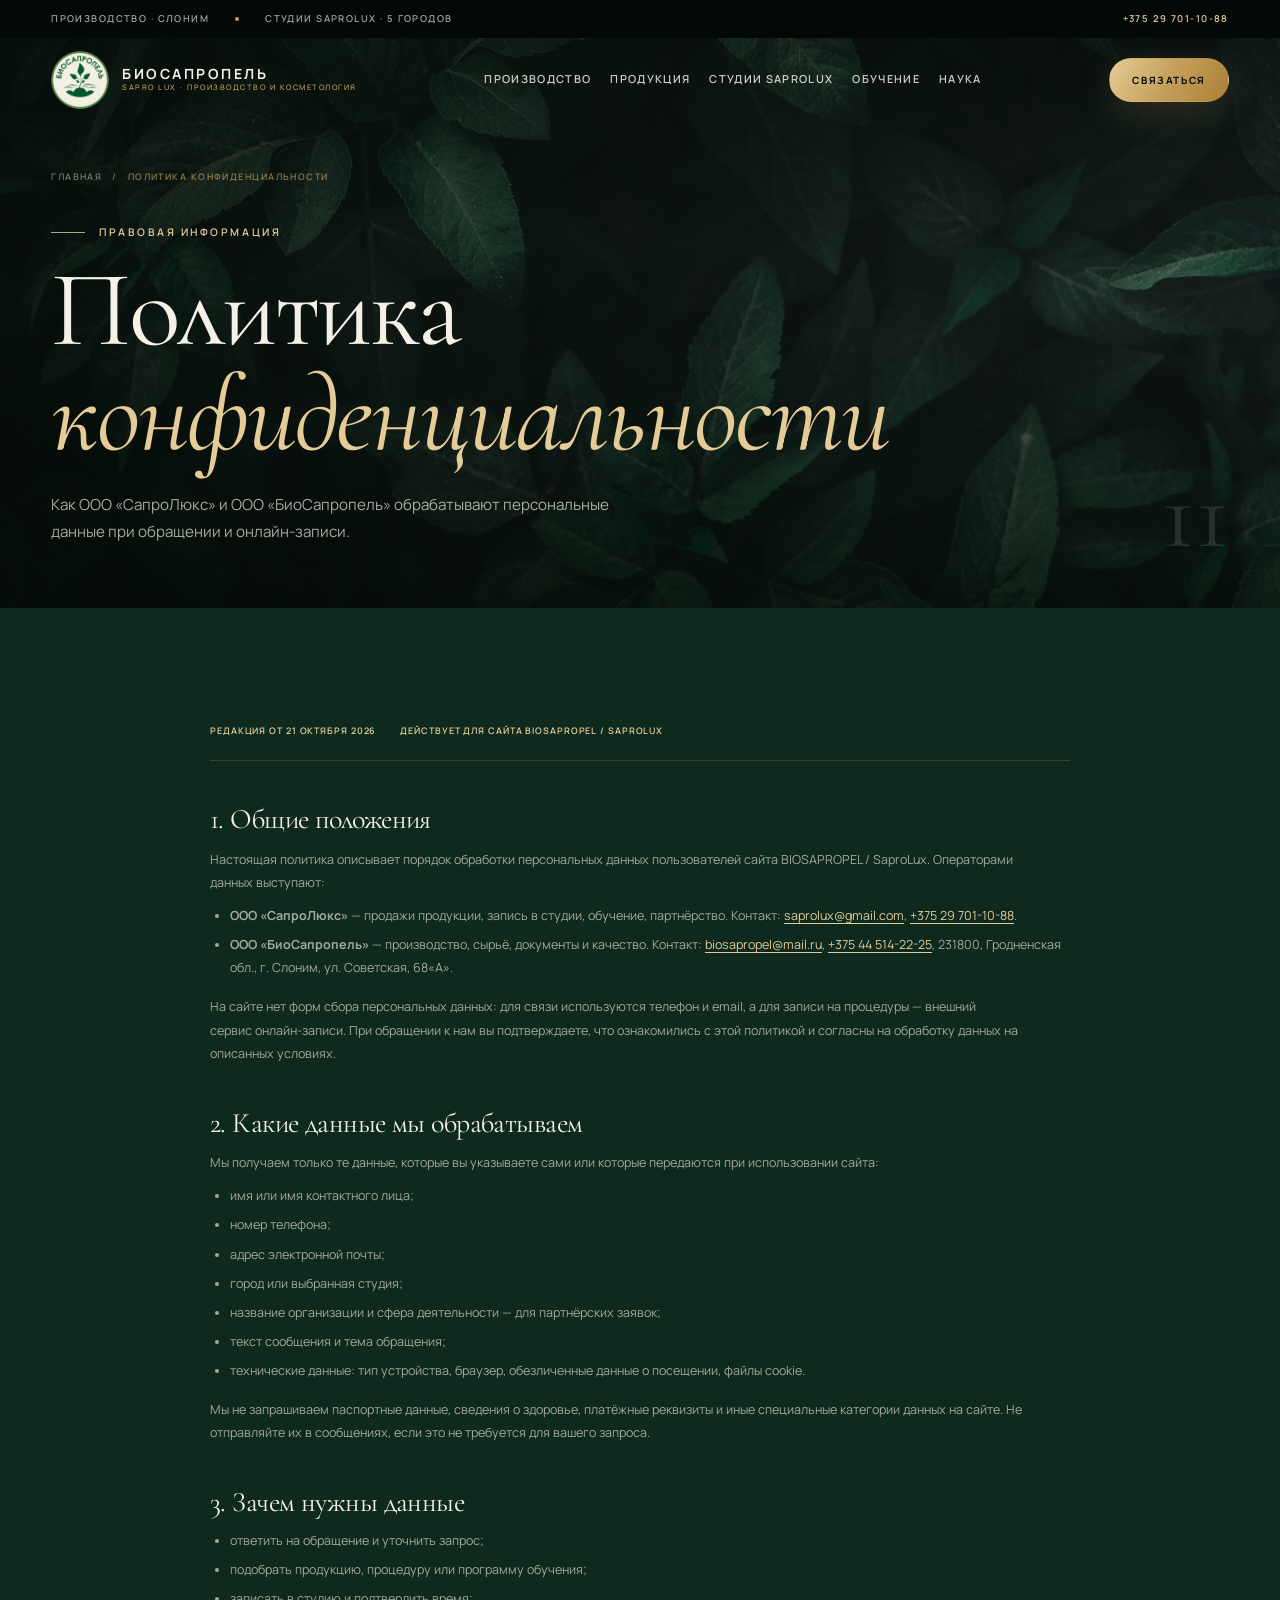
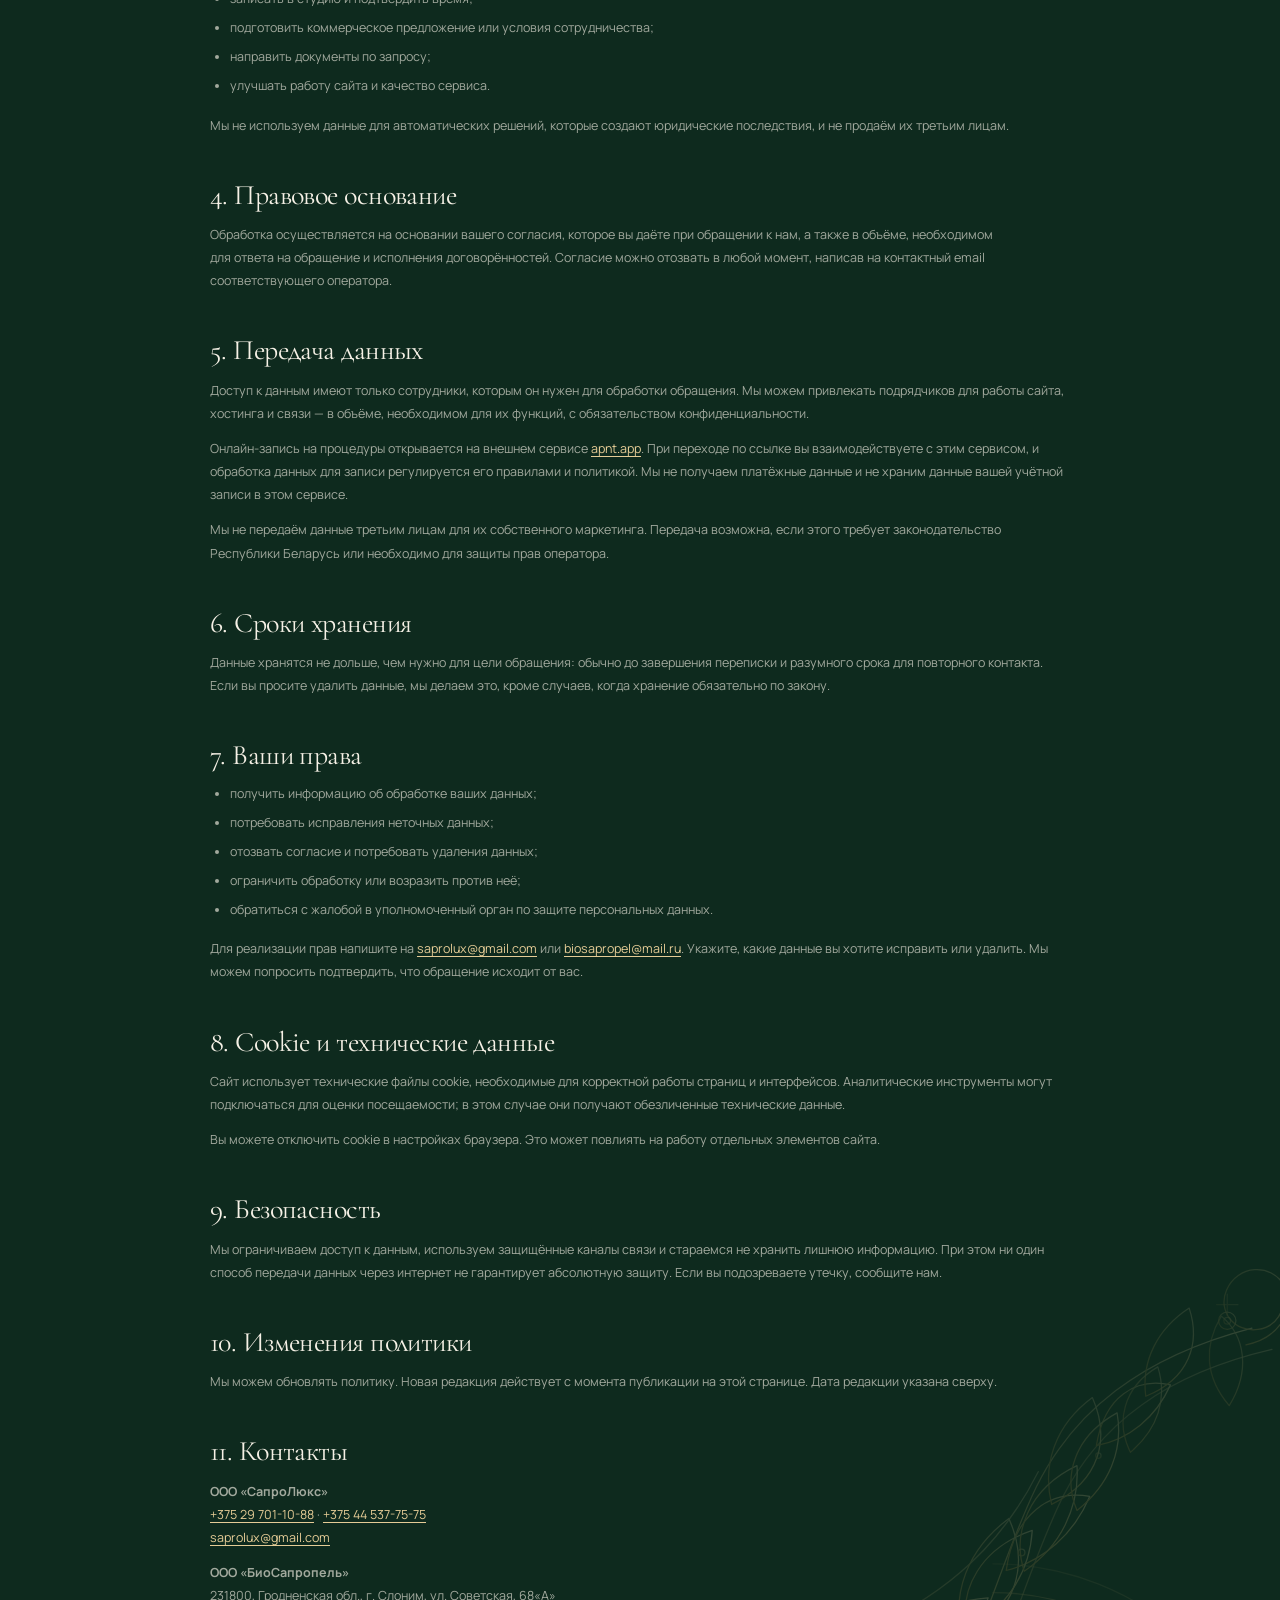
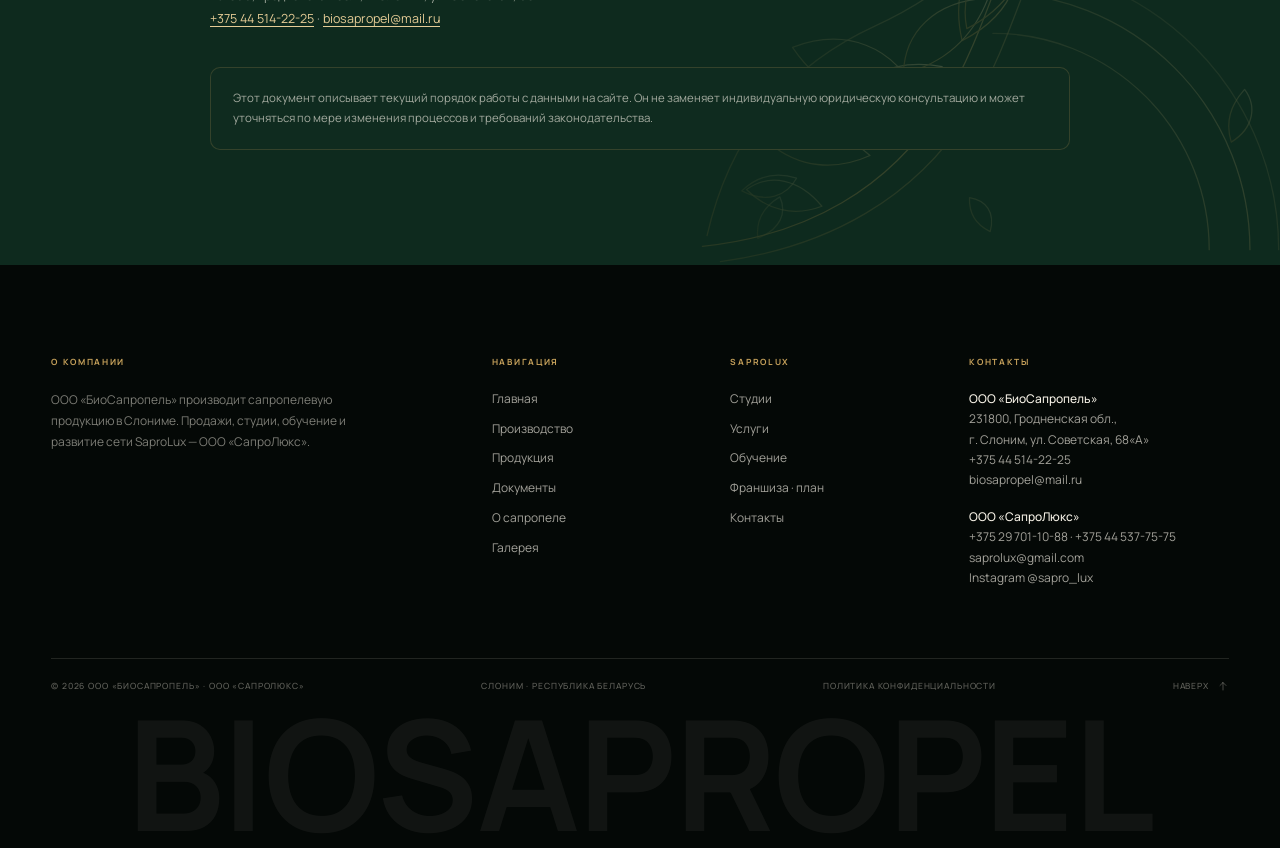
<file: privacy.html>
<!DOCTYPE html>
<html lang="ru">
<head>
  <meta charset="utf-8">
  <meta name="viewport" content="width=device-width, initial-scale=1">
  <meta name="theme-color" content="#07100b">
  <title>Политика конфиденциальности — BIOSAPROPEL / SaproLux</title>
  <meta name="description" content="Политика обработки персональных данных ООО «СапроЛюкс» и ООО «БиоСапропель»: цели, основания, права пользователей и контакты.">
  <meta property="og:title" content="Политика конфиденциальности — BIOSAPROPEL / SaproLux">
  <meta property="og:description" content="Политика обработки персональных данных ООО «СапроЛюкс» и ООО «БиоСапропель»: цели, основания, права пользователей и контакты.">
  <meta property="og:type" content="website">
  <link rel="canonical" href="https://biosapropel.by/privacy.html">
  <meta property="og:url" content="https://biosapropel.by/privacy.html">
  <meta property="og:site_name" content="BIOSAPROPEL">
  <meta property="og:locale" content="ru_RU">
  <meta property="og:image" content="https://biosapropel.by/assets/img/og-default.jpg">
  <meta property="og:image:width" content="1200">
  <meta property="og:image:height" content="630">
  <meta property="og:image:alt" content="BIOSAPROPEL — производство, продукция и косметология SaproLux">
  <meta name="twitter:card" content="summary_large_image">
  <meta name="twitter:title" content="Политика конфиденциальности — BIOSAPROPEL / SaproLux">
  <meta name="twitter:description" content="Политика обработки персональных данных ООО «СапроЛюкс» и ООО «БиоСапропель»: цели, основания, права пользователей и контакты.">
  <meta name="twitter:image" content="https://biosapropel.by/assets/img/og-default.jpg">
  <link rel="icon" href="favicon.ico" sizes="any">
  <link rel="apple-touch-icon" href="assets/img/apple-touch-icon.png">
  <link rel="manifest" href="manifest.webmanifest">
  <link rel="icon" href="assets/img/favicon.svg" type="image/svg+xml">
  <link rel="stylesheet" href="assets/css/style.css">
  <script>document.documentElement.classList.add("js");</script>
</head>
<body class="page-privacy">
  <a class="skip-link" href="#main">К содержанию</a><div class="topbar">
    <div class="container topbar__inner">
      <div class="topbar__group">
        <span>Производство · Слоним</span>
        <span class="topbar__dot"></span>
        <span class="topbar__group--middle">Студии SaproLux · 5 городов</span>
      </div>
      <div class="topbar__group">
        <a class="topbar__link" href="tel:+375297011088">+375 29 701-10-88</a>
      </div>
    </div>
  </div>
  <header class="site-header" id="header">
    <div class="container site-header__inner">
      <a class="site-logo" href="/" aria-label="БиоСапропель — SaproLux, на главную">
        <img class="site-logo__mark" src="assets/img/brands/logo-biosapropel-round.png" alt="" width="512" height="512">
        <span class="site-logo__text">
          <span class="site-logo__name">БИОСАПРОПЕЛЬ</span>
          <span class="site-logo__sub">SAPRO LUX · производство и косметология</span>
        </span>
      </a>
      <nav class="main-nav" aria-label="Основная навигация">
        <a href="production.html">Производство</a>
        <a href="products.html">Продукция</a>
        <a href="studios.html">Студии SaproLux</a>
        <a href="training.html">Обучение</a>
        <a href="science.html">Наука</a>
        
      </nav>
      <div class="header-actions">
        <a class="header-phone" href="tel:+375297011088"><span>SaproLux · продажи и запись</span>+375 29 701-10-88</a>
        <a class="btn btn--gold btn--sm" href="contacts.html#contact-form">Связаться</a>
        <button class="burger" type="button" aria-label="Открыть меню" aria-expanded="false" aria-controls="mobile-menu">
          <span></span><span></span><span></span>
        </button>
      </div>
    </div>
  </header>
  <div class="mobile-menu" id="mobile-menu" aria-hidden="true">
    <div class="container">
      <nav class="mobile-menu__nav" aria-label="Мобильная навигация">
        <a href="/">Главная</a>
        <a href="production.html">Производство</a>
        <a href="products.html">Продукция</a>
        <a href="studios.html">Студии SaproLux</a>
        <a href="training.html">Обучение</a>
        
        <a href="science.html">Наука</a>
        <a href="documents.html">Документы</a>
        <a href="gallery.html">Галерея</a>
        <a href="contacts.html">Контакты</a>
      </nav>
      <div class="mobile-menu__meta">
        <div>
          <a href="tel:+375297011088">+375 29 701-10-88</a><br>
          <a href="tel:+375445377575">+375 44 537-75-75</a><br>
          <a href="mailto:saprolux@gmail.com">saprolux@gmail.com</a>
        </div>
        <div>Студии SaproLux<br>Брест · Кобрин · Барановичи<br>Минск · Альфа-Радон</div>
      </div>
    </div>
  </div>
  <main id="main">
  <section class="page-hero">
    <div class="page-hero__bg" style="background-image:url('assets/img/leaves.jpg')"></div>
    <div class="page-hero__veil"></div>
    <div class="container page-hero__inner">
      <nav class="crumbs" aria-label="Хлебные крошки">
        <a href="/">Главная</a><span>/</span><span>Политика конфиденциальности</span>
      </nav>
      <p class="eyebrow">Правовая информация</p>
      <h1>Политика<br><em>конфиденциаль&shy;ности</em></h1>
      <p class="page-hero__text">Как ООО «СапроЛюкс» и ООО «БиоСапропель» обрабатывают персональные данные при обращении и онлайн-записи.</p>
    </div>
    <span class="page-hero__index" aria-hidden="true">11</span>
  </section>

  <section class="section">
    <div class="container">
      <div class="legal reveal">
        <div class="legal__meta"><span>Редакция от 21 октября 2026</span><span>Действует для сайта BIOSAPROPEL / SaproLux</span></div>

        <h2>1. Общие положения</h2>
        <p>Настоящая политика описывает порядок обработки персональных данных пользователей сайта BIOSAPROPEL / SaproLux. Операторами данных выступают:</p>
        <ul>
          <li><strong>ООО «СапроЛюкс»</strong> — продажи продукции, запись в студии, обучение, партнёрство. Контакт: <a href="mailto:saprolux@gmail.com">saprolux@gmail.com</a>, <a href="tel:+375297011088">+375 29 701-10-88</a>.</li>
          <li><strong>ООО «БиоСапропель»</strong> — производство, сырьё, документы и качество. Контакт: <a href="mailto:biosapropel@mail.ru">biosapropel@mail.ru</a>, <a href="tel:+375445142225">+375 44 514-22-25</a>, 231800, Гродненская обл., г. Слоним, ул. Советская, 68«А».</li>
        </ul>
        <p>На сайте нет форм сбора персональных данных: для связи используются телефон и email, а для записи на процедуры — внешний сервис онлайн-записи. При обращении к нам вы подтверждаете, что ознакомились с этой политикой и согласны на обработку данных на описанных условиях.</p>

        <h2>2. Какие данные мы обрабатываем</h2>
        <p>Мы получаем только те данные, которые вы указываете сами или которые передаются при использовании сайта:</p>
        <ul>
          <li>имя или имя контактного лица;</li>
          <li>номер телефона;</li>
          <li>адрес электронной почты;</li>
          <li>город или выбранная студия;</li>
          <li>название организации и сфера деятельности — для партнёрских заявок;</li>
          <li>текст сообщения и тема обращения;</li>
          <li>технические данные: тип устройства, браузер, обезличенные данные о посещении, файлы cookie.</li>
        </ul>
        <p>Мы не запрашиваем паспортные данные, сведения о здоровье, платёжные реквизиты и иные специальные категории данных на сайте. Не отправляйте их в сообщениях, если это не требуется для вашего запроса.</p>

        <h2>3. Зачем нужны данные</h2>
        <ul>
          <li>ответить на обращение и уточнить запрос;</li>
          <li>подобрать продукцию, процедуру или программу обучения;</li>
          <li>записать в студию и подтвердить время;</li>
          <li>подготовить коммерческое предложение или условия сотрудничества;</li>
          <li>направить документы по запросу;</li>
          <li>улучшать работу сайта и качество сервиса.</li>
        </ul>
        <p>Мы не используем данные для автоматических решений, которые создают юридические последствия, и не продаём их третьим лицам.</p>

        <h2>4. Правовое основание</h2>
        <p>Обработка осуществляется на основании вашего согласия, которое вы даёте при обращении к нам, а также в объёме, необходимом для ответа на обращение и исполнения договорённостей. Согласие можно отозвать в любой момент, написав на контактный email соответствующего оператора.</p>

        <h2>5. Передача данных</h2>
        <p>Доступ к данным имеют только сотрудники, которым он нужен для обработки обращения. Мы можем привлекать подрядчиков для работы сайта, хостинга и связи — в объёме, необходимом для их функций, с обязательством конфиденциальности.</p>
        <p>Онлайн-запись на процедуры открывается на внешнем сервисе <a href="https://apnt.app/gricuk_tatyana" target="_blank" rel="noopener">apnt.app</a>. При переходе по ссылке вы взаимодействуете с этим сервисом, и обработка данных для записи регулируется его правилами и политикой. Мы не получаем платёжные данные и не храним данные вашей учётной записи в этом сервисе.</p>
        <p>Мы не передаём данные третьим лицам для их собственного маркетинга. Передача возможна, если этого требует законодательство Республики Беларусь или необходимо для защиты прав оператора.</p>

        <h2>6. Сроки хранения</h2>
        <p>Данные хранятся не дольше, чем нужно для цели обращения: обычно до завершения переписки и разумного срока для повторного контакта. Если вы просите удалить данные, мы делаем это, кроме случаев, когда хранение обязательно по закону.</p>

        <h2>7. Ваши права</h2>
        <ul>
          <li>получить информацию об обработке ваших данных;</li>
          <li>потребовать исправления неточных данных;</li>
          <li>отозвать согласие и потребовать удаления данных;</li>
          <li>ограничить обработку или возразить против неё;</li>
          <li>обратиться с жалобой в уполномоченный орган по защите персональных данных.</li>
        </ul>
        <p>Для реализации прав напишите на <a href="mailto:saprolux@gmail.com">saprolux@gmail.com</a> или <a href="mailto:biosapropel@mail.ru">biosapropel@mail.ru</a>. Укажите, какие данные вы хотите исправить или удалить. Мы можем попросить подтвердить, что обращение исходит от вас.</p>

        <h2>8. Cookie и технические данные</h2>
        <p>Сайт использует технические файлы cookie, необходимые для корректной работы страниц и интерфейсов. Аналитические инструменты могут подключаться для оценки посещаемости; в этом случае они получают обезличенные технические данные.</p>
        <p>Вы можете отключить cookie в настройках браузера. Это может повлиять на работу отдельных элементов сайта.</p>

        <h2>9. Безопасность</h2>
        <p>Мы ограничиваем доступ к данным, используем защищённые каналы связи и стараемся не хранить лишнюю информацию. При этом ни один способ передачи данных через интернет не гарантирует абсолютную защиту. Если вы подозреваете утечку, сообщите нам.</p>

        <h2>10. Изменения политики</h2>
        <p>Мы можем обновлять политику. Новая редакция действует с момента публикации на этой странице. Дата редакции указана сверху.</p>

        <h2>11. Контакты</h2>
        <p><strong>ООО «СапроЛюкс»</strong><br><a href="tel:+375297011088">+375 29 701-10-88</a> · <a href="tel:+375445377575">+375 44 537-75-75</a><br><a href="mailto:saprolux@gmail.com">saprolux@gmail.com</a></p>
        <p><strong>ООО «БиоСапропель»</strong><br>231800, Гродненская обл., г. Слоним, ул. Советская, 68«А»<br><a href="tel:+375445142225">+375 44 514-22-25</a> · <a href="mailto:biosapropel@mail.ru">biosapropel@mail.ru</a></p>

        <div class="legal__note">Этот документ описывает текущий порядок работы с данными на сайте. Он не заменяет индивидуальную юридическую консультацию и может уточняться по мере изменения процессов и требований законодательства.</div>
      </div>
    </div>
  </section>
</main>

<footer class="site-footer">
    <div class="container">
      <div class="footer__top">
        <div class="footer__brand">
          <div class="footer__title">О компании</div>
          <p>ООО «БиоСапропель» производит сапропелевую продукцию в Слониме. Продажи, студии, обучение и развитие сети SaproLux — ООО «СапроЛюкс».</p>
        </div>
        <div>
          <div class="footer__title">Навигация</div>
          <div class="footer__links">
            <a href="/">Главная</a>
            <a href="production.html">Производство</a>
            <a href="products.html">Продукция</a>
            <a href="documents.html">Документы</a>
            <a href="science.html">О сапропеле</a>
            <a href="gallery.html">Галерея</a>
          </div>
        </div>
        <div>
          <div class="footer__title">SaproLux</div>
          <div class="footer__links">
            <a href="studios.html">Студии</a>
            <a href="services.html">Услуги</a>
            <a href="training.html">Обучение</a>
            
            <a href="franchise.html">Франшиза · план</a>
            <a href="contacts.html">Контакты</a>
          </div>
        </div>
        <div>
          <div class="footer__title">Контакты</div>
          <div class="footer__contact">
            <div><strong>ООО «БиоСапропель»</strong>231800, Гродненская обл.,<br>г. Слоним, ул. Советская, 68«А»<br><a href="tel:+375445142225">+375 44 514-22-25</a><br><a href="mailto:biosapropel@mail.ru">biosapropel@mail.ru</a></div>
            <div><strong>ООО «СапроЛюкс»</strong><a href="tel:+375297011088">+375 29 701-10-88</a> · <a href="tel:+375445377575">+375 44 537-75-75</a><br><a href="mailto:saprolux@gmail.com">saprolux@gmail.com</a><br><a href="https://instagram.com/sapro_lux" target="_blank" rel="noopener">Instagram @sapro_lux</a></div>
          </div>
        </div>
      </div>
      <div class="footer__bottom">
        <span>© <span data-year>2026</span> ООО «БиоСапропель» · ООО «СапроЛюкс»</span>
        <span>Слоним · Республика Беларусь</span>
        <a href="privacy.html">Политика конфиденциальности</a>
        <a class="to-top" href="#" data-to-top>Наверх <svg viewBox="0 0 24 24" fill="none" aria-hidden="true"><path d="M12 20V5M6 11l6-6 6 6" stroke="currentColor" stroke-width="1.5" stroke-linecap="round" stroke-linejoin="round"/></svg></a>
      </div>
    </div>
    <div class="footer__big" aria-hidden="true">BIOSAPROPEL</div>
  </footer>
<script src="assets/js/main.js"></script>
</body>
</html>
</file>
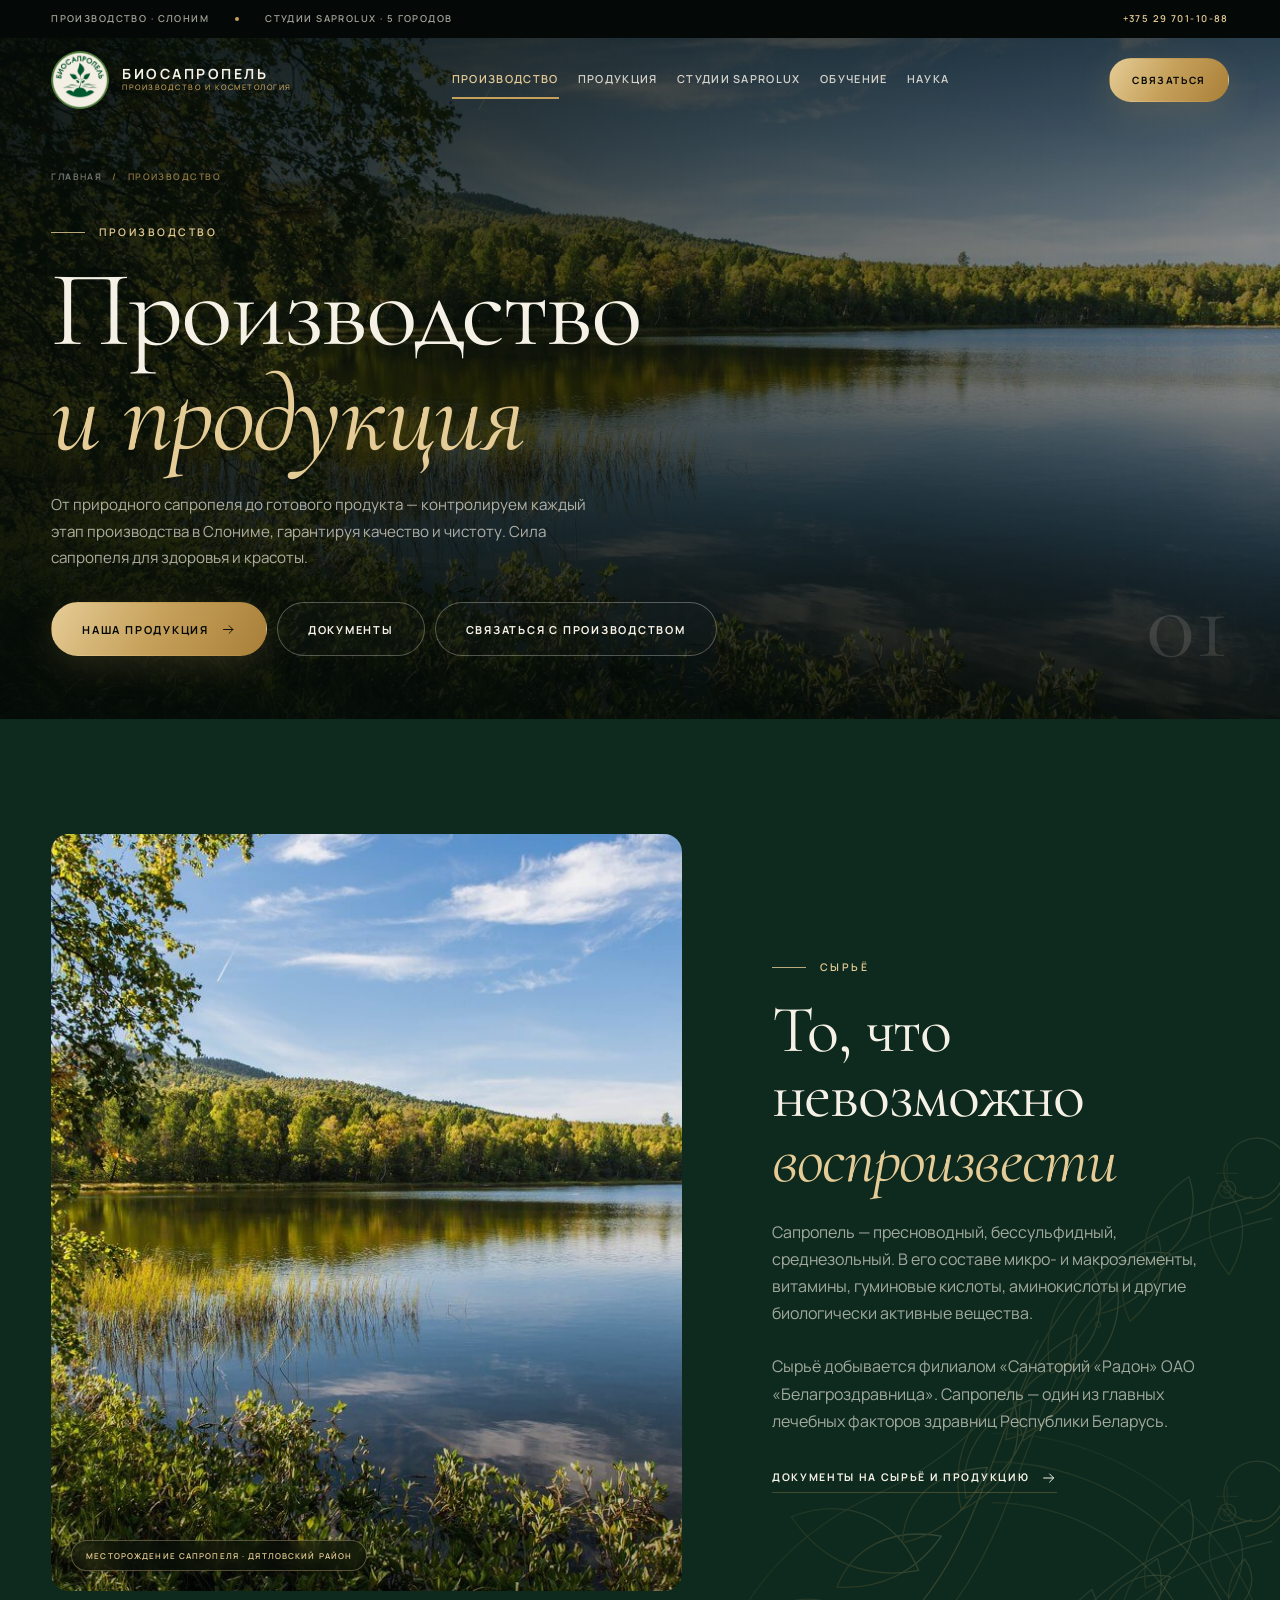
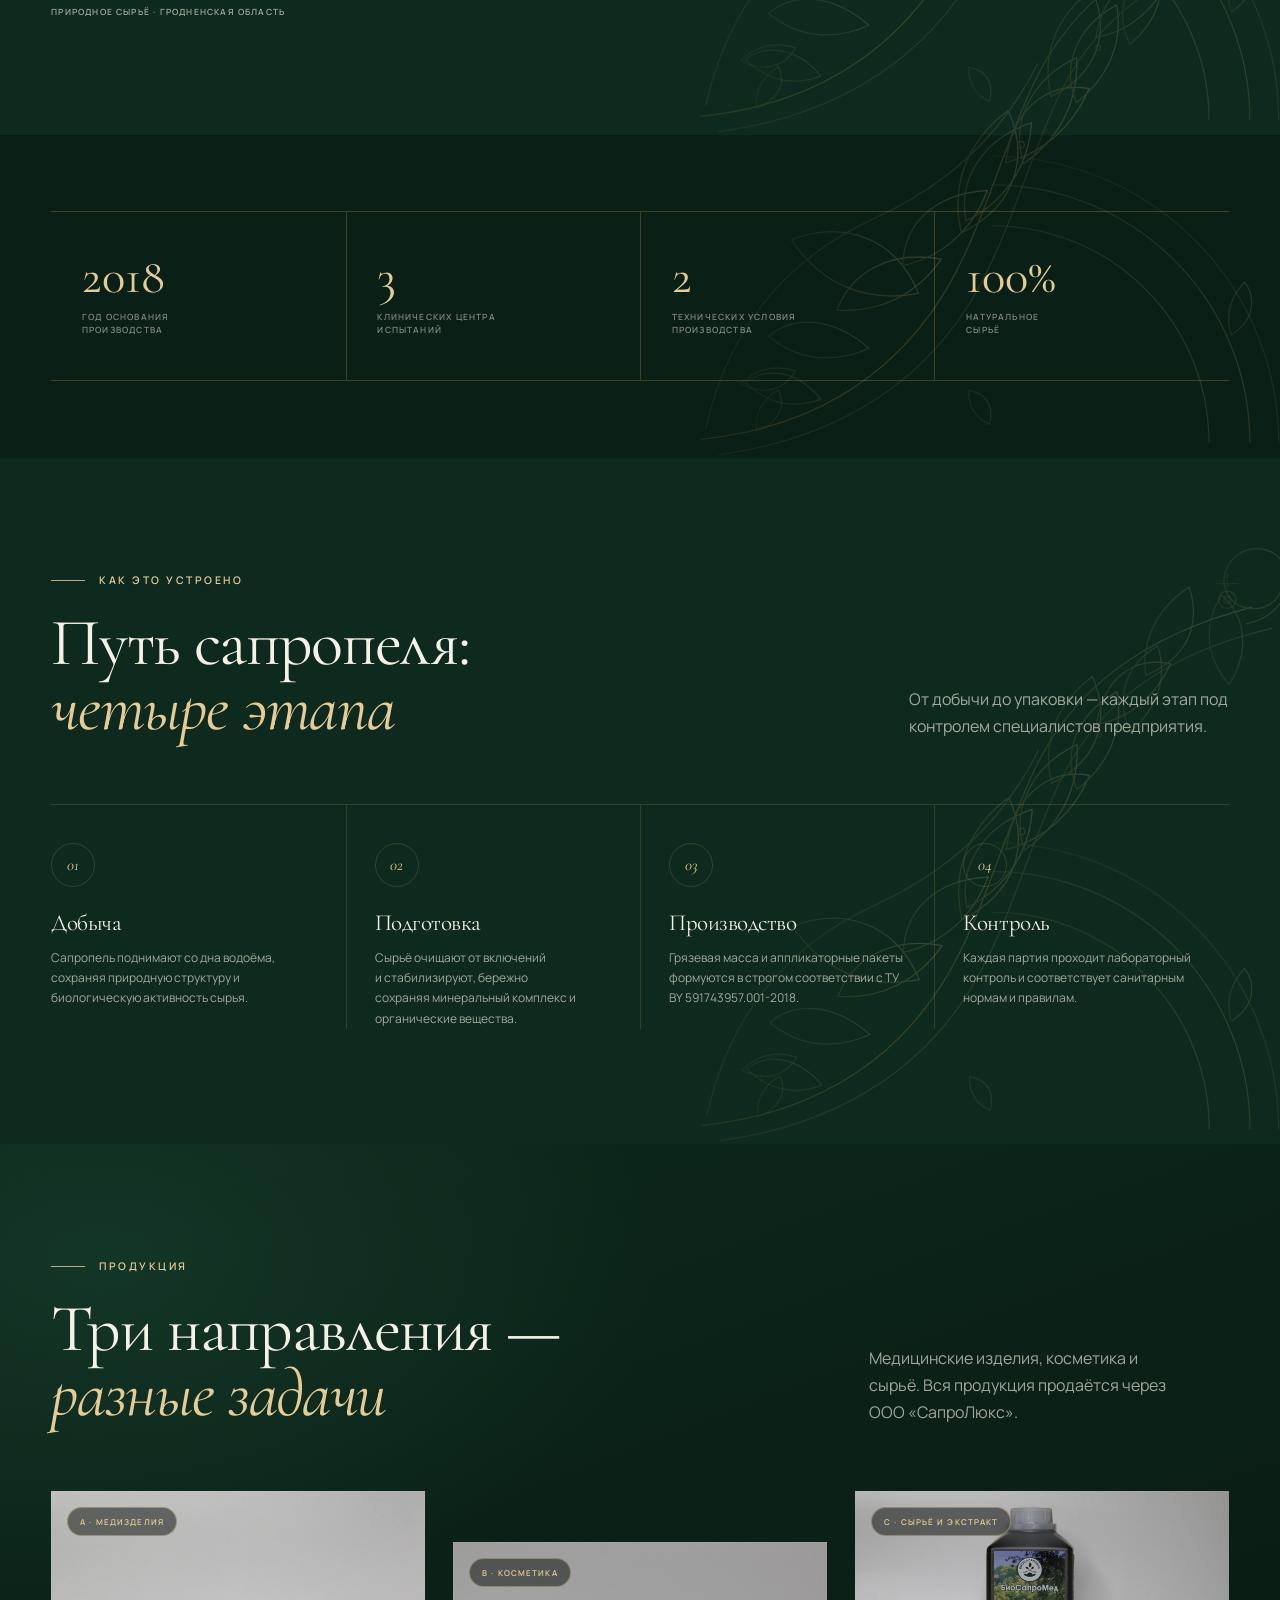
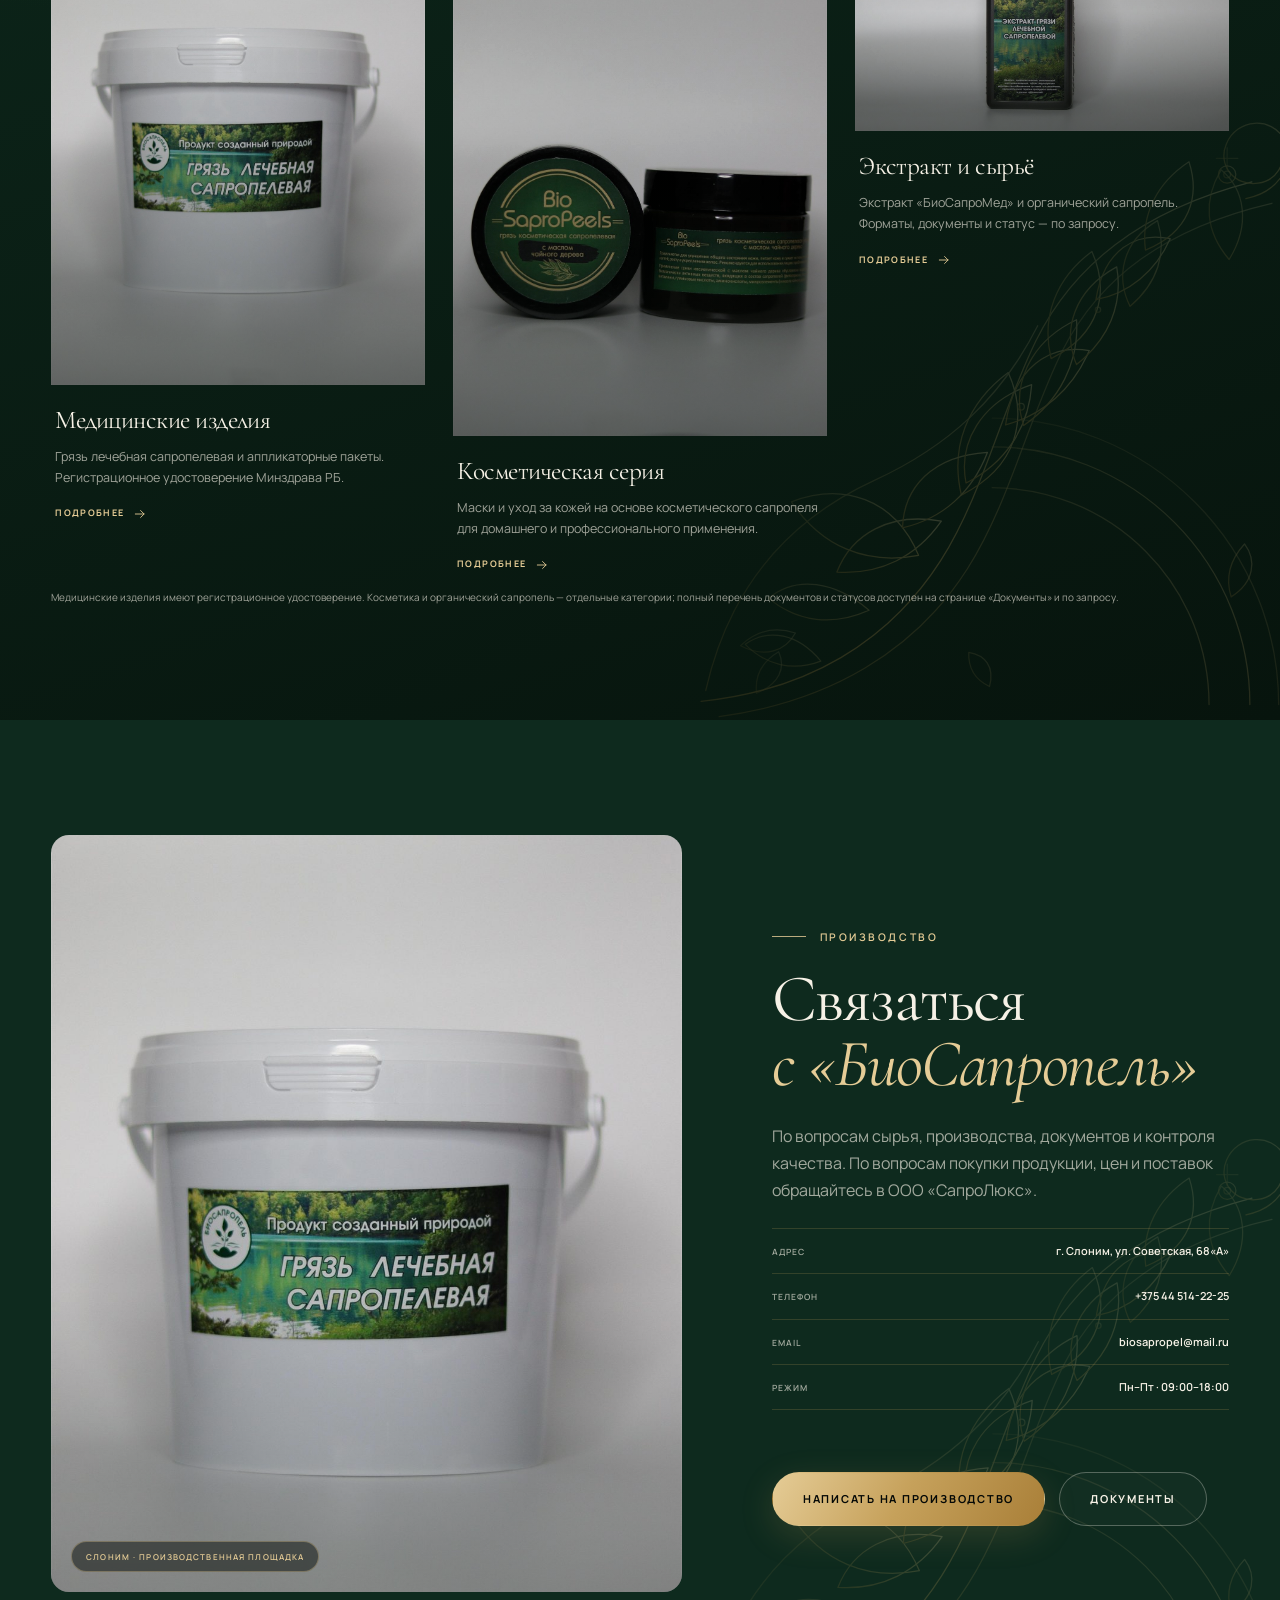
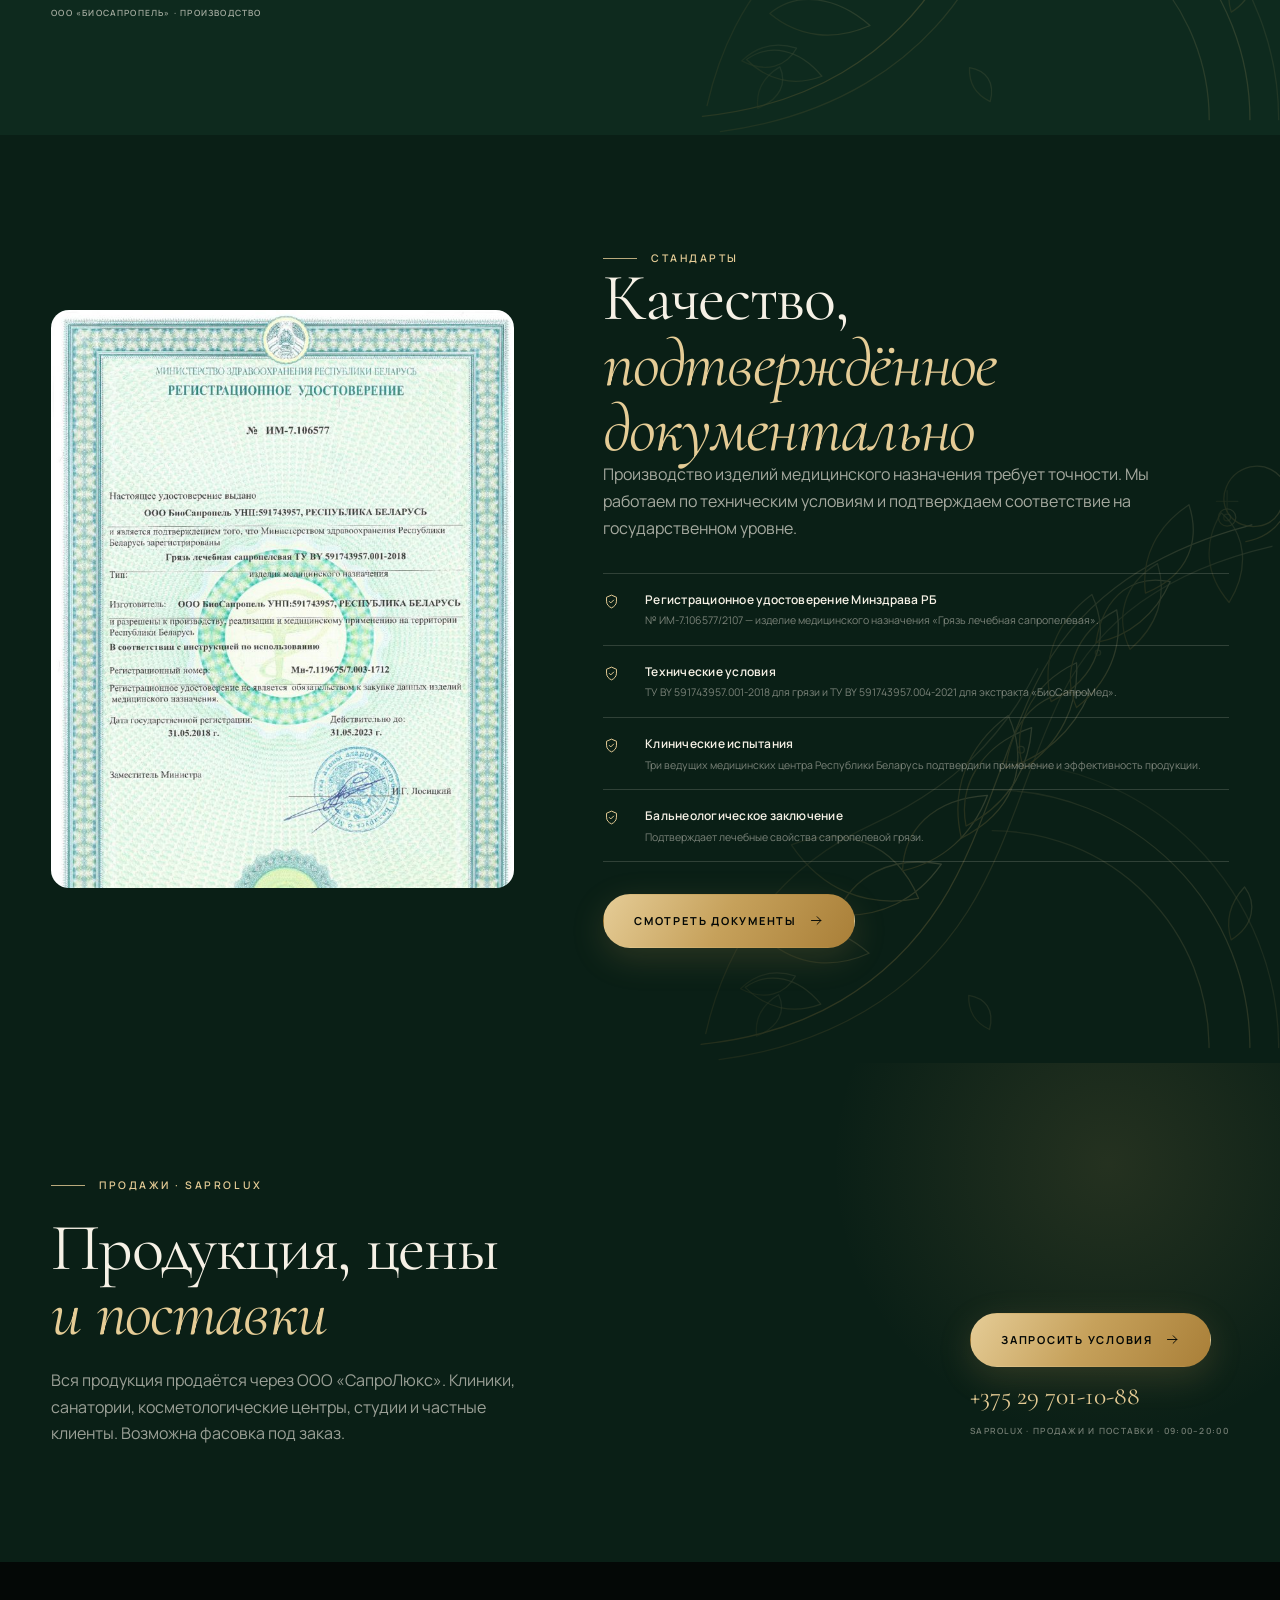
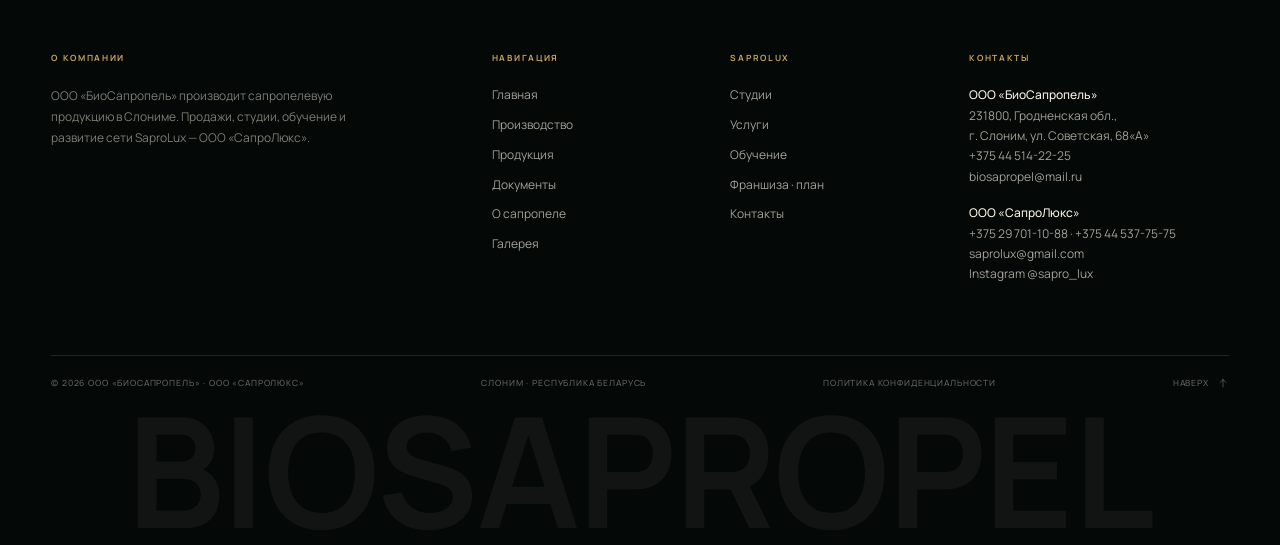
<file: production.html>
<!DOCTYPE html>
<html lang="ru">
<head>
  <meta charset="utf-8">
  <meta name="viewport" content="width=device-width, initial-scale=1">
  <meta name="theme-color" content="#07100b">
  <title>Производство — BIOSAPROPEL</title>
  <meta name="description" content="Производство сапропелевой продукции в Слониме: натуральное сырьё, контроль качества, медицинские изделия, косметика и документы.">
  <meta property="og:title" content="Производство — BIOSAPROPEL">
  <meta property="og:description" content="Производство сапропелевой продукции в Слониме: натуральное сырьё, контроль качества, медицинские изделия, косметика и документы.">
  <meta property="og:type" content="website">
  <link rel="canonical" href="https://biosapropel.by/production.html">
  <meta property="og:url" content="https://biosapropel.by/production.html">
  <meta property="og:site_name" content="BIOSAPROPEL">
  <meta property="og:locale" content="ru_RU">
  <meta property="og:image" content="https://biosapropel.by/assets/img/og-default.jpg">
  <meta property="og:image:width" content="1200">
  <meta property="og:image:height" content="630">
  <meta property="og:image:alt" content="BIOSAPROPEL — производство, продукция и косметология SaproLux">
  <meta name="twitter:card" content="summary_large_image">
  <meta name="twitter:title" content="Производство — BIOSAPROPEL">
  <meta name="twitter:description" content="Производство сапропелевой продукции в Слониме: натуральное сырьё, контроль качества, медицинские изделия, косметика и документы.">
  <meta name="twitter:image" content="https://biosapropel.by/assets/img/og-default.jpg">
  <link rel="icon" href="favicon.ico" sizes="any">
  <link rel="apple-touch-icon" href="assets/img/apple-touch-icon.png">
  <link rel="manifest" href="manifest.webmanifest">
  <link rel="icon" href="assets/img/favicon.svg" type="image/svg+xml">
  <link rel="stylesheet" href="assets/css/style.css">
  <script>document.documentElement.classList.add("js");</script>
</head>
<body class="page-production">
  <a class="skip-link" href="#main">К содержанию</a><div class="topbar">
    <div class="container topbar__inner">
      <div class="topbar__group">
        <span>Производство · Слоним</span>
        <span class="topbar__dot"></span>
        <span class="topbar__group--middle">Студии SaproLux · 5 городов</span>
      </div>
      <div class="topbar__group">
        <a class="topbar__link" href="tel:+375297011088">+375 29 701-10-88</a>
      </div>
    </div>
  </div>
  <header class="site-header" id="header">
    <div class="container site-header__inner">
      <a class="site-logo" href="/" aria-label="БиоСапропель — SaproLux, на главную">
        <img class="site-logo__mark" src="assets/img/brands/logo-biosapropel-round.png" alt="" width="512" height="512">
        <span class="site-logo__text">
          <span class="site-logo__name">БИОСАПРОПЕЛЬ</span>
          <span class="site-logo__sub">Производство и косметология</span>
        </span>
      </a>
      <nav class="main-nav" aria-label="Основная навигация">
        <a href="production.html" class="is-active" aria-current="page">Производство</a>
        <a href="products.html">Продукция</a>
        <a href="studios.html">Студии SaproLux</a>
        <a href="training.html">Обучение</a>
        <a href="science.html">Наука</a>
        
      </nav>
      <div class="header-actions">
        <a class="header-phone" href="tel:+375297011088"><span>SaproLux · продажи и запись</span>+375 29 701-10-88</a>
        <a class="btn btn--gold btn--sm" href="contacts.html#contact-form">Связаться</a>
        <button class="burger" type="button" aria-label="Открыть меню" aria-expanded="false" aria-controls="mobile-menu">
          <span></span><span></span><span></span>
        </button>
      </div>
    </div>
  </header>
  <div class="mobile-menu" id="mobile-menu" aria-hidden="true">
    <div class="container">
      <nav class="mobile-menu__nav" aria-label="Мобильная навигация">
        <a href="/">Главная</a>
        <a href="production.html" aria-current="page">Производство</a>
        <a href="products.html">Продукция</a>
        <a href="studios.html">Студии SaproLux</a>
        <a href="training.html">Обучение</a>
        
        <a href="science.html">Наука</a>
        <a href="documents.html">Документы</a>
        <a href="gallery.html">Галерея</a>
        <a href="contacts.html">Контакты</a>
      </nav>
      <div class="mobile-menu__meta">
        <div>
          <a href="tel:+375297011088">+375 29 701-10-88</a><br>
          <a href="tel:+375445377575">+375 44 537-75-75</a><br>
          <a href="mailto:saprolux@gmail.com">saprolux@gmail.com</a>
        </div>
        <div>Студии SaproLux<br>Брест · Кобрин · Барановичи<br>Минск · Альфа-Радон</div>
      </div>
    </div>
  </div>
  <main id="main">
  <section class="page-hero">
    <div class="page-hero__bg" style="background-image:url('assets/img/hero-lake.jpg')"></div>
    <div class="page-hero__veil"></div>
    <div class="container page-hero__inner">
      <nav class="crumbs" aria-label="Хлебные крошки">
        <a href="/">Главная</a><span>/</span><span>Производство</span>
      </nav>
      <p class="eyebrow">Производство</p>
      <h1>Производство<br><em>и продукция</em></h1>
      <p class="page-hero__text">От природного сапропеля до готового продукта — контролируем каждый этап производства в Слониме, гарантируя качество и чистоту. Сила сапропеля для здоровья и красоты.</p>
      <div class="page-hero__actions reveal">
        <a class="btn btn--gold" href="products.html">Наша продукция <svg viewBox="0 0 24 24" fill="none" aria-hidden="true"><path d="M4 12h15M13 6l6 6-6 6" stroke="currentColor" stroke-width="1.5" stroke-linecap="round" stroke-linejoin="round"/></svg></a>
        <a class="btn btn--ghost" href="documents.html">Документы</a>
        <a class="btn btn--ghost" href="mailto:biosapropel@mail.ru">Связаться с производством</a>
      </div>
    </div>
    <span class="page-hero__index" aria-hidden="true">01</span>
  </section>
  <section class="section">
    <div class="container">
      <div class="split split--media-wide">
        <div class="split__media reveal">
          <div class="split__image">
            <img src="assets/img/hero-lake.jpg" alt="Природный сапропель — сырьё производства" loading="lazy">
            <span class="image-note">Месторождение сапропеля · Дятловский район</span>
          </div>
          <span class="split__caption">Природное сырьё · Гродненская область</span>
        </div>
        <div class="split__body reveal" data-delay="1">
          <p class="eyebrow">Сырьё</p>
          <h2>То, что невозможно<br><em>воспроизвести</em></h2>
          <p class="lead">Сапропель — пресноводный, бессульфидный, среднезольный. В его составе микро- и макроэлементы, витамины, гуминовые кислоты, аминокислоты и другие биологически активные вещества.</p>
          <p class="lead">Сырьё добывается филиалом «Санаторий «Радон» ОАО «Белагроздравница». Сапропель — один из главных лечебных факторов здравниц Республики Беларусь.</p>
          <a class="arrow-link" href="documents.html">Документы на сырьё и продукцию <svg viewBox="0 0 24 24" fill="none" aria-hidden="true"><path d="M4 12h15M13 6l6 6-6 6" stroke="currentColor" stroke-width="1.5" stroke-linecap="round" stroke-linejoin="round"/></svg></a>
        </div>
      </div>
    </div>
  </section>

  <section class="section--dark section--tight">
    <div class="container">
      <div class="stats-strip">
        <div class="stat reveal"><span class="stat__num">2018</span><span class="stat__label">год основания<br>производства</span></div>
        <div class="stat reveal" data-delay="1"><span class="stat__num">3</span><span class="stat__label">клинических центра<br>испытаний</span></div>
        <div class="stat reveal" data-delay="2"><span class="stat__num">2</span><span class="stat__label">технических условия<br>производства</span></div>
        <div class="stat reveal" data-delay="3"><span class="stat__num">100%</span><span class="stat__label">натуральное<br>сырьё</span></div>
      </div>
    </div>
  </section>

  <section class="section">
    <div class="container">
      <div class="section-head">
        <div class="section-head__title reveal">
          <p class="eyebrow">Как это устроено</p>
          <h2>Путь сапропеля:<br><em>четыре этапа</em></h2>
        </div>
        <p class="lead reveal" data-delay="1" style="max-width:320px">От добычи до упаковки — каждый этап под контролем специалистов предприятия.</p>
      </div>
      <div class="process">
        <div class="process__grid">
          <div class="process-step reveal">
            <span class="process-step__num">01</span>
            <h3>Добыча</h3>
            <p>Сапропель поднимают со дна водоёма, сохраняя природную структуру и биологическую активность сырья.</p>
          </div>
          <div class="process-step reveal" data-delay="1">
            <span class="process-step__num">02</span>
            <h3>Подготовка</h3>
            <p>Сырьё очищают от включений и стабилизируют, бережно сохраняя минеральный комплекс и органические вещества.</p>
          </div>
          <div class="process-step reveal" data-delay="2">
            <span class="process-step__num">03</span>
            <h3>Производство</h3>
            <p>Грязевая масса и аппликаторные пакеты формуются в строгом соответствии с ТУ BY 591743957.001-2018.</p>
          </div>
          <div class="process-step reveal" data-delay="3">
            <span class="process-step__num">04</span>
            <h3>Контроль</h3>
            <p>Каждая партия проходит лабораторный контроль и соответствует санитарным нормам и правилам.</p>
          </div>
        </div>
      </div>
    </div>
  </section>


  <section class="section section--paper">
    <div class="container">
      <div class="section-head">
        <div class="section-head__title reveal">
          <p class="eyebrow">Продукция</p>
          <h2>Три направления —<br><em>разные задачи</em></h2>
        </div>
        <p class="lead reveal" data-delay="1" style="max-width:360px">Медицинские изделия, косметика и сырьё. Вся продукция продаётся через ООО «СапроЛюкс».</p>
      </div>
      <div class="product-grid">
        <a class="product-card reveal" href="products.html">
          <span class="product-card__media">
            <img src="assets/img/gallery/product-bucket-01.jpg" alt="Грязь лечебная сапропелевая" loading="lazy">
            <span class="product-card__tag">A · Медизделия</span>
          </span>
          <span class="product-card__body">
            <h3>Медицинские изделия</h3>
            <p>Грязь лечебная сапропелевая и аппликаторные пакеты. Регистрационное удостоверение Минздрава РБ.</p>
            <span class="product-card__link">Подробнее <svg viewBox="0 0 24 24" fill="none" aria-hidden="true"><path d="M4 12h15M13 6l6 6-6 6" stroke="currentColor" stroke-width="1.5" stroke-linecap="round" stroke-linejoin="round"/></svg></span>
          </span>
        </a>
        <a class="product-card reveal" data-delay="1" href="products.html">
          <span class="product-card__media">
            <img src="assets/img/gallery/product-jar-01.jpg" alt="Косметическая серия BioSaproPeels" loading="lazy">
            <span class="product-card__tag">B · Косметика</span>
          </span>
          <span class="product-card__body">
            <h3>Косметическая серия</h3>
            <p>Маски и уход за кожей на основе косметического сапропеля для домашнего и профессионального применения.</p>
            <span class="product-card__link">Подробнее <svg viewBox="0 0 24 24" fill="none" aria-hidden="true"><path d="M4 12h15M13 6l6 6-6 6" stroke="currentColor" stroke-width="1.5" stroke-linecap="round" stroke-linejoin="round"/></svg></span>
          </span>
        </a>
        <a class="product-card reveal" data-delay="2" href="products.html">
          <span class="product-card__media">
            <img src="assets/img/gallery/product-extract-01.jpg" alt="Экстракт «БиоСапроМед» и сапропелевое сырьё" loading="lazy">
            <span class="product-card__tag">C · Сырьё и экстракт</span>
          </span>
          <span class="product-card__body">
            <h3>Экстракт и сырьё</h3>
            <p>Экстракт «БиоСапроМед» и органический сапропель. Форматы, документы и статус — по запросу.</p>
            <span class="product-card__link">Подробнее <svg viewBox="0 0 24 24" fill="none" aria-hidden="true"><path d="M4 12h15M13 6l6 6-6 6" stroke="currentColor" stroke-width="1.5" stroke-linecap="round" stroke-linejoin="round"/></svg></span>
          </span>
        </a>
      </div>
      <p class="table-note reveal">Медицинские изделия имеют регистрационное удостоверение. Косметика и органический сапропель — отдельные категории; полный перечень документов и статусов доступен на странице «Документы» и по запросу.</p>
    </div>
  </section>

  <section class="section">
    <div class="container">
      <div class="split split--media-wide">
        <div class="split__media reveal">
          <div class="split__image">
            <img src="assets/img/gallery/product-bucket-01.jpg" alt="Продукция производства «БиоСапропель»" loading="lazy">
            <span class="image-note">Слоним · производственная площадка</span>
          </div>
          <span class="split__caption">ООО «БиоСапропель» · производство</span>
        </div>
        <div class="split__body reveal" data-delay="1">
          <p class="eyebrow">Производство</p>
          <h2>Связаться<br><em>с «БиоСапропель»</em></h2>
          <p class="lead">По вопросам сырья, производства, документов и контроля качества. По вопросам покупки продукции, цен и поставок обращайтесь в ООО «СапроЛюкс».</p>
          <div class="info-rows">
            <div class="info-row"><span>Адрес</span><strong>г. Слоним, ул. Советская, 68«А»</strong></div>
            <div class="info-row"><span>Телефон</span><strong><a href="tel:+375445142225">+375 44 514-22-25</a></strong></div>
            <div class="info-row"><span>Email</span><strong><a href="mailto:biosapropel@mail.ru">biosapropel@mail.ru</a></strong></div>
            <div class="info-row"><span>Режим</span><strong>Пн–Пт · 09:00–18:00</strong></div>
          </div>
          <div class="hero__actions" style="margin-top:28px">
            <a class="btn btn--gold" href="mailto:biosapropel@mail.ru">Написать на производство</a>
            <a class="btn btn--ghost" href="documents.html">Документы</a>
          </div>
        </div>
      </div>
    </div>
  </section>

  <section class="section section--dark">
    <div class="container">
      <div class="quality__grid">
        <div class="quality__media reveal">
          <img src="assets/img/certificate.jpg" alt="Регистрационное удостоверение" loading="lazy">
        </div>
        <div class="reveal" data-delay="1">
          <p class="eyebrow">Стандарты</p>
          <h2>Качество,<br><em>подтверждённое документально</em></h2>
          <p class="lead">Производство изделий медицинского назначения требует точности. Мы работаем по техническим условиям и подтверждаем соответствие на государственном уровне.</p>
          <div class="quality-list">
            <div class="quality-item"><svg viewBox="0 0 24 24" fill="none" aria-hidden="true"><path d="M12 3 5 6v5.6c0 4.3 2.8 7.6 7 9.4 4.2-1.8 7-5.1 7-9.4V6l-7-3Z" stroke="currentColor" stroke-width="1.4" stroke-linejoin="round"/><path d="m9 12 2 2 4-4" stroke="currentColor" stroke-width="1.4" stroke-linecap="round" stroke-linejoin="round"/></svg><div><strong>Регистрационное удостоверение Минздрава РБ</strong><span>№ ИМ-7.106577/2107 — изделие медицинского назначения «Грязь лечебная сапропелевая».</span></div></div>
            <div class="quality-item"><svg viewBox="0 0 24 24" fill="none" aria-hidden="true"><path d="M12 3 5 6v5.6c0 4.3 2.8 7.6 7 9.4 4.2-1.8 7-5.1 7-9.4V6l-7-3Z" stroke="currentColor" stroke-width="1.4" stroke-linejoin="round"/><path d="m9 12 2 2 4-4" stroke="currentColor" stroke-width="1.4" stroke-linecap="round" stroke-linejoin="round"/></svg><div><strong>Технические условия</strong><span>ТУ BY 591743957.001-2018 для грязи и ТУ BY 591743957.004-2021 для экстракта «БиоСапроМед».</span></div></div>
            <div class="quality-item"><svg viewBox="0 0 24 24" fill="none" aria-hidden="true"><path d="M12 3 5 6v5.6c0 4.3 2.8 7.6 7 9.4 4.2-1.8 7-5.1 7-9.4V6l-7-3Z" stroke="currentColor" stroke-width="1.4" stroke-linejoin="round"/><path d="m9 12 2 2 4-4" stroke="currentColor" stroke-width="1.4" stroke-linecap="round" stroke-linejoin="round"/></svg><div><strong>Клинические испытания</strong><span>Три ведущих медицинских центра Республики Беларусь подтвердили применение и эффективность продукции.</span></div></div>
            <div class="quality-item"><svg viewBox="0 0 24 24" fill="none" aria-hidden="true"><path d="M12 3 5 6v5.6c0 4.3 2.8 7.6 7 9.4 4.2-1.8 7-5.1 7-9.4V6l-7-3Z" stroke="currentColor" stroke-width="1.4" stroke-linejoin="round"/><path d="m9 12 2 2 4-4" stroke="currentColor" stroke-width="1.4" stroke-linecap="round" stroke-linejoin="round"/></svg><div><strong>Бальнеологическое заключение</strong><span>Подтверждает лечебные свойства сапропелевой грязи.</span></div></div>
          </div>
          <a class="btn btn--gold mt-32" href="documents.html">Смотреть документы <svg viewBox="0 0 24 24" fill="none" aria-hidden="true"><path d="M4 12h15M13 6l6 6-6 6" stroke="currentColor" stroke-width="1.5" stroke-linecap="round" stroke-linejoin="round"/></svg></a>
        </div>
      </div>
    </div>
  </section>

  <section class="cta">
    <div class="container cta__inner">
      <div class="reveal">
        <p class="eyebrow">Продажи · SaproLux</p>
        <h2 class="cta__title">Продукция, цены<br><em>и поставки</em></h2>
        <p class="cta__text">Вся продукция продаётся через ООО «СапроЛюкс». Клиники, санатории, косметологические центры, студии и частные клиенты. Возможна фасовка под заказ.</p>
      </div>
      <div class="cta__actions reveal" data-delay="1">
        <a class="btn btn--gold" href="mailto:biosapropel@mail.ru">Запросить условия <svg viewBox="0 0 24 24" fill="none" aria-hidden="true"><path d="M4 12h15M13 6l6 6-6 6" stroke="currentColor" stroke-width="1.5" stroke-linecap="round" stroke-linejoin="round"/></svg></a>
        <a class="cta__phone" href="tel:+375297011088">+375 29 701-10-88</a>
        <span class="cta__phone-note">SaproLux · продажи и поставки · 09:00–20:00</span>
      </div>
    </div>
  </section>
</main>

<footer class="site-footer">
    <div class="container">
      <div class="footer__top">
        <div class="footer__brand">
          <div class="footer__title">О компании</div>
          <p>ООО «БиоСапропель» производит сапропелевую продукцию в Слониме. Продажи, студии, обучение и развитие сети SaproLux — ООО «СапроЛюкс».</p>
        </div>
        <div>
          <div class="footer__title">Навигация</div>
          <div class="footer__links">
            <a href="/">Главная</a>
            <a href="production.html">Производство</a>
            <a href="products.html">Продукция</a>
            <a href="documents.html">Документы</a>
            <a href="science.html">О сапропеле</a>
            <a href="gallery.html">Галерея</a>
          </div>
        </div>
        <div>
          <div class="footer__title">SaproLux</div>
          <div class="footer__links">
            <a href="studios.html">Студии</a>
            <a href="services.html">Услуги</a>
            <a href="training.html">Обучение</a>
            
            <a href="franchise.html">Франшиза · план</a>
            <a href="contacts.html">Контакты</a>
          </div>
        </div>
        <div>
          <div class="footer__title">Контакты</div>
          <div class="footer__contact">
            <div><strong>ООО «БиоСапропель»</strong>231800, Гродненская обл.,<br>г. Слоним, ул. Советская, 68«А»<br><a href="tel:+375445142225">+375 44 514-22-25</a><br><a href="mailto:biosapropel@mail.ru">biosapropel@mail.ru</a></div>
            <div><strong>ООО «СапроЛюкс»</strong><a href="tel:+375297011088">+375 29 701-10-88</a> · <a href="tel:+375445377575">+375 44 537-75-75</a><br><a href="mailto:saprolux@gmail.com">saprolux@gmail.com</a><br><a href="https://instagram.com/sapro_lux" target="_blank" rel="noopener">Instagram @sapro_lux</a></div>
          </div>
        </div>
      </div>
      <div class="footer__bottom">
        <span>© <span data-year>2026</span> ООО «БиоСапропель» · ООО «СапроЛюкс»</span>
        <span>Слоним · Республика Беларусь</span>
        <a href="privacy.html">Политика конфиденциальности</a>
        <a class="to-top" href="#" data-to-top>Наверх <svg viewBox="0 0 24 24" fill="none" aria-hidden="true"><path d="M12 20V5M6 11l6-6 6 6" stroke="currentColor" stroke-width="1.5" stroke-linecap="round" stroke-linejoin="round"/></svg></a>
      </div>
    </div>
    <div class="footer__big" aria-hidden="true">BIOSAPROPEL</div>
  </footer>
<script src="assets/js/main.js"></script>
</body>
</html>
</file>
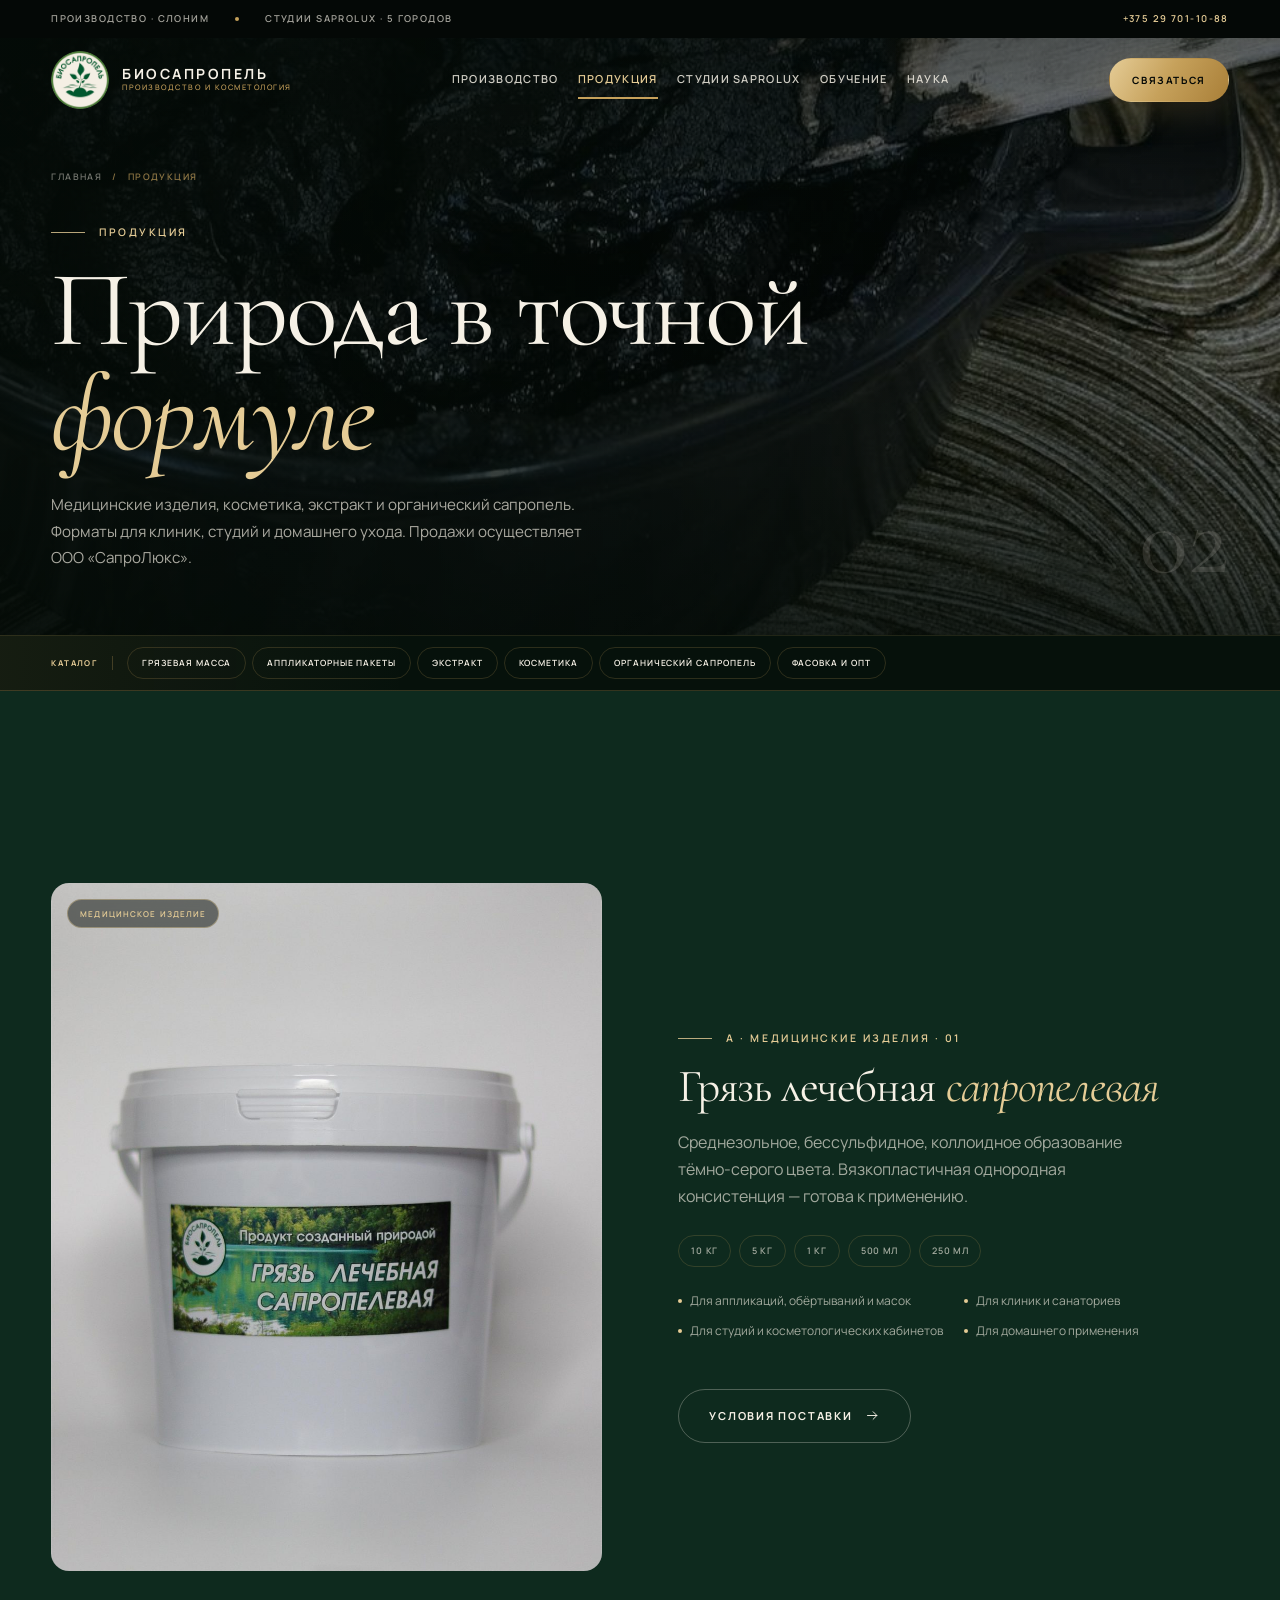
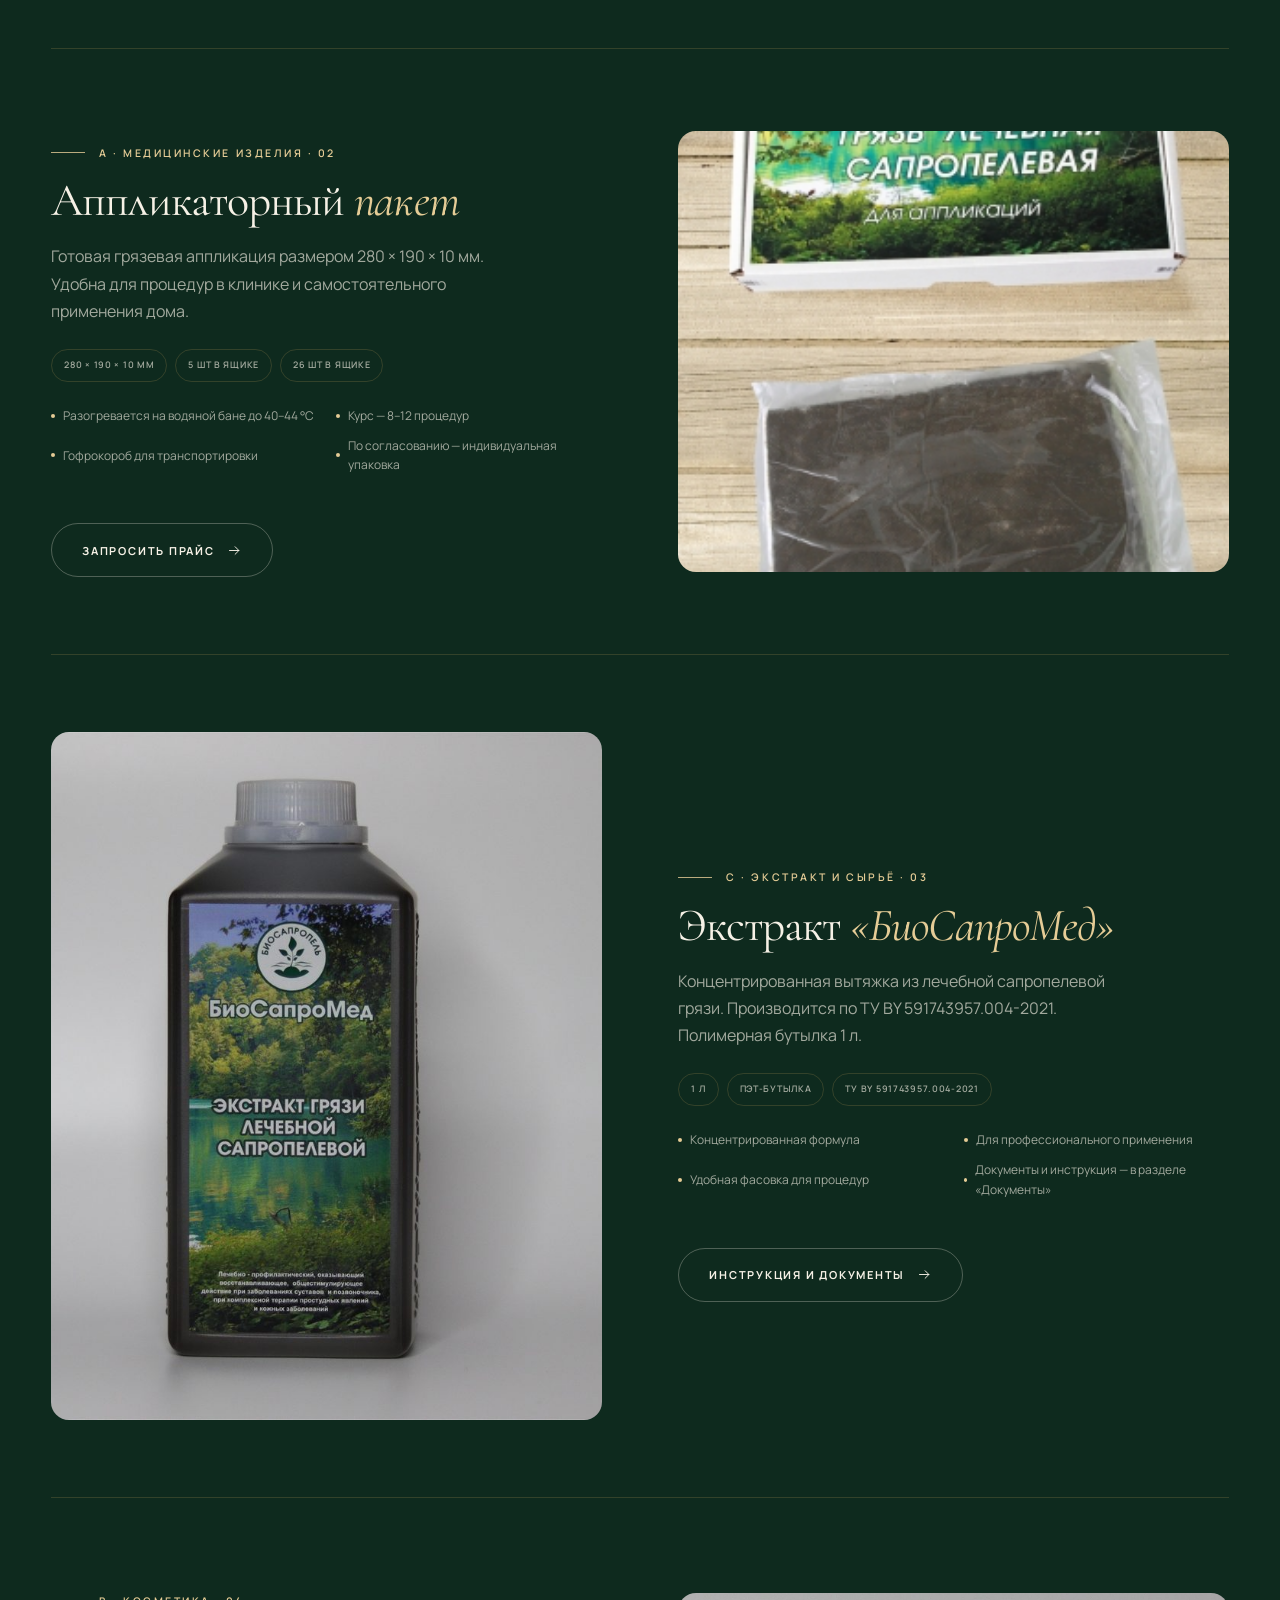
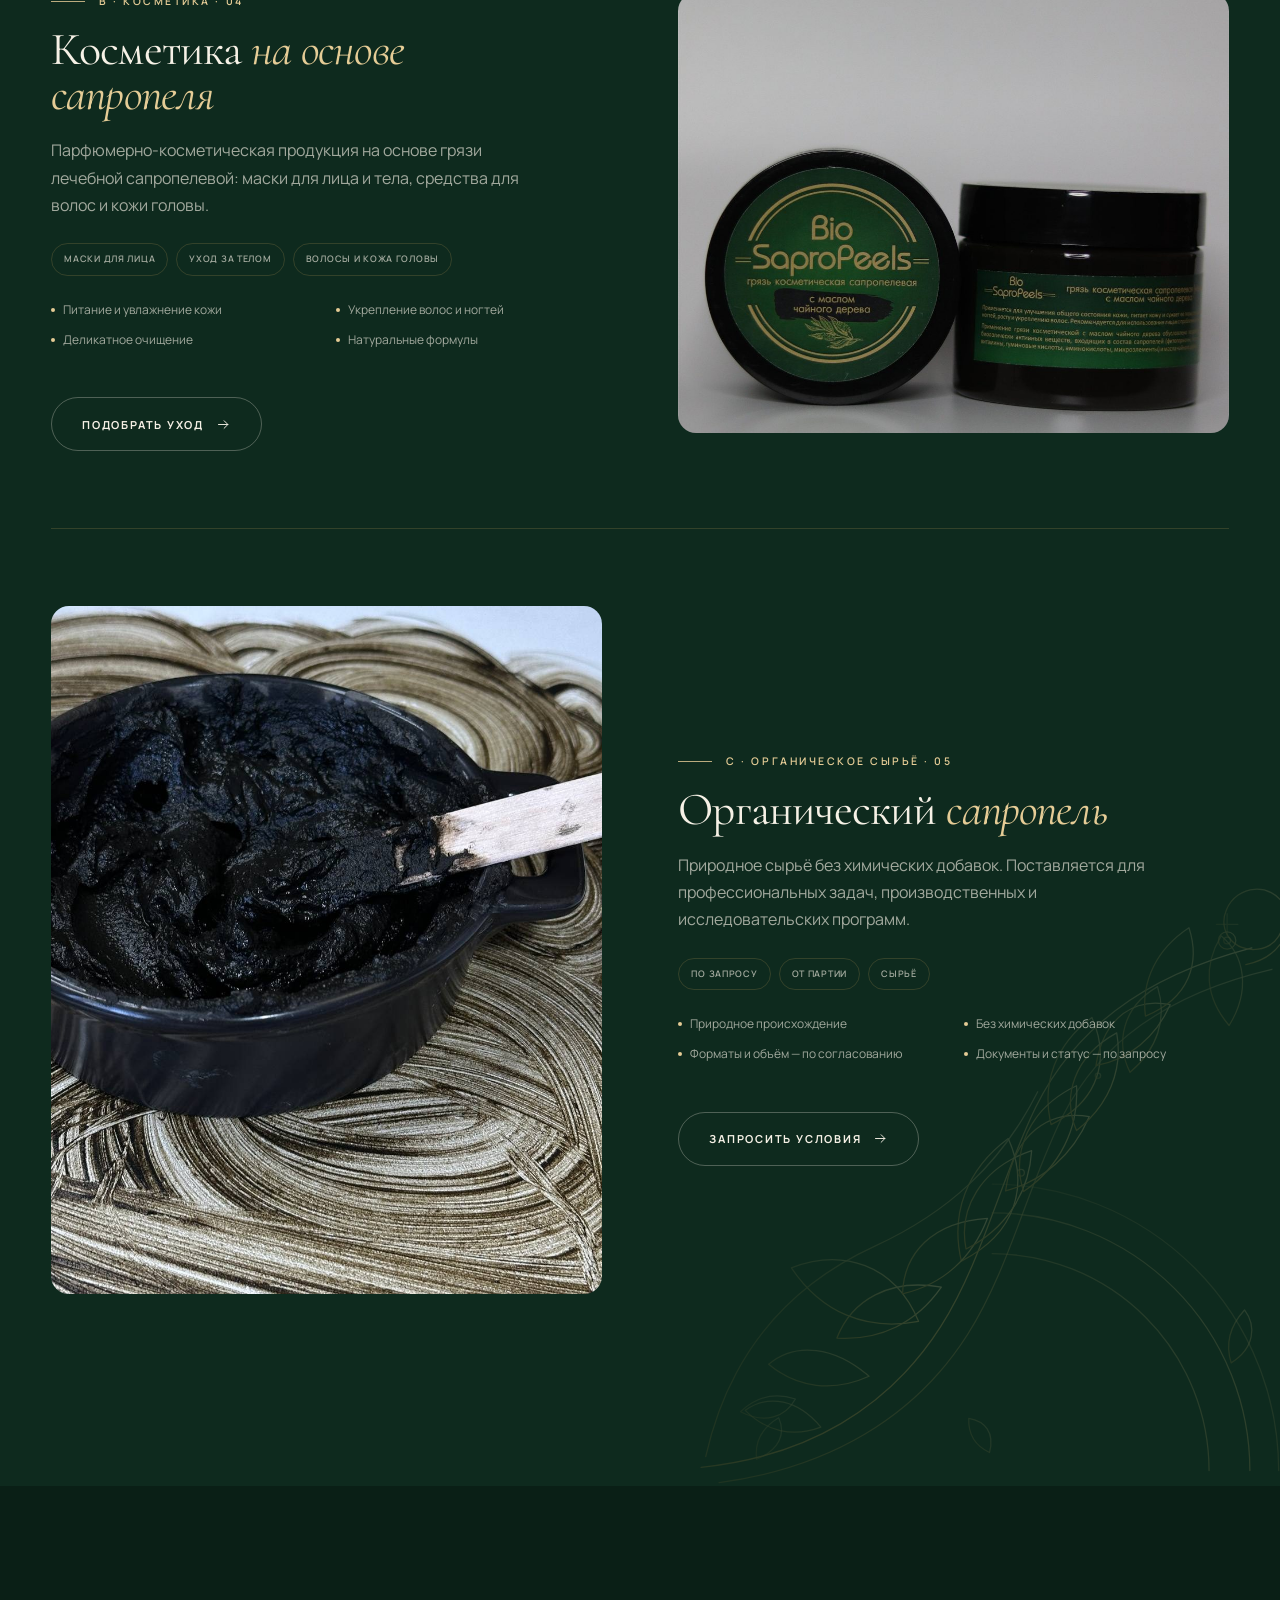
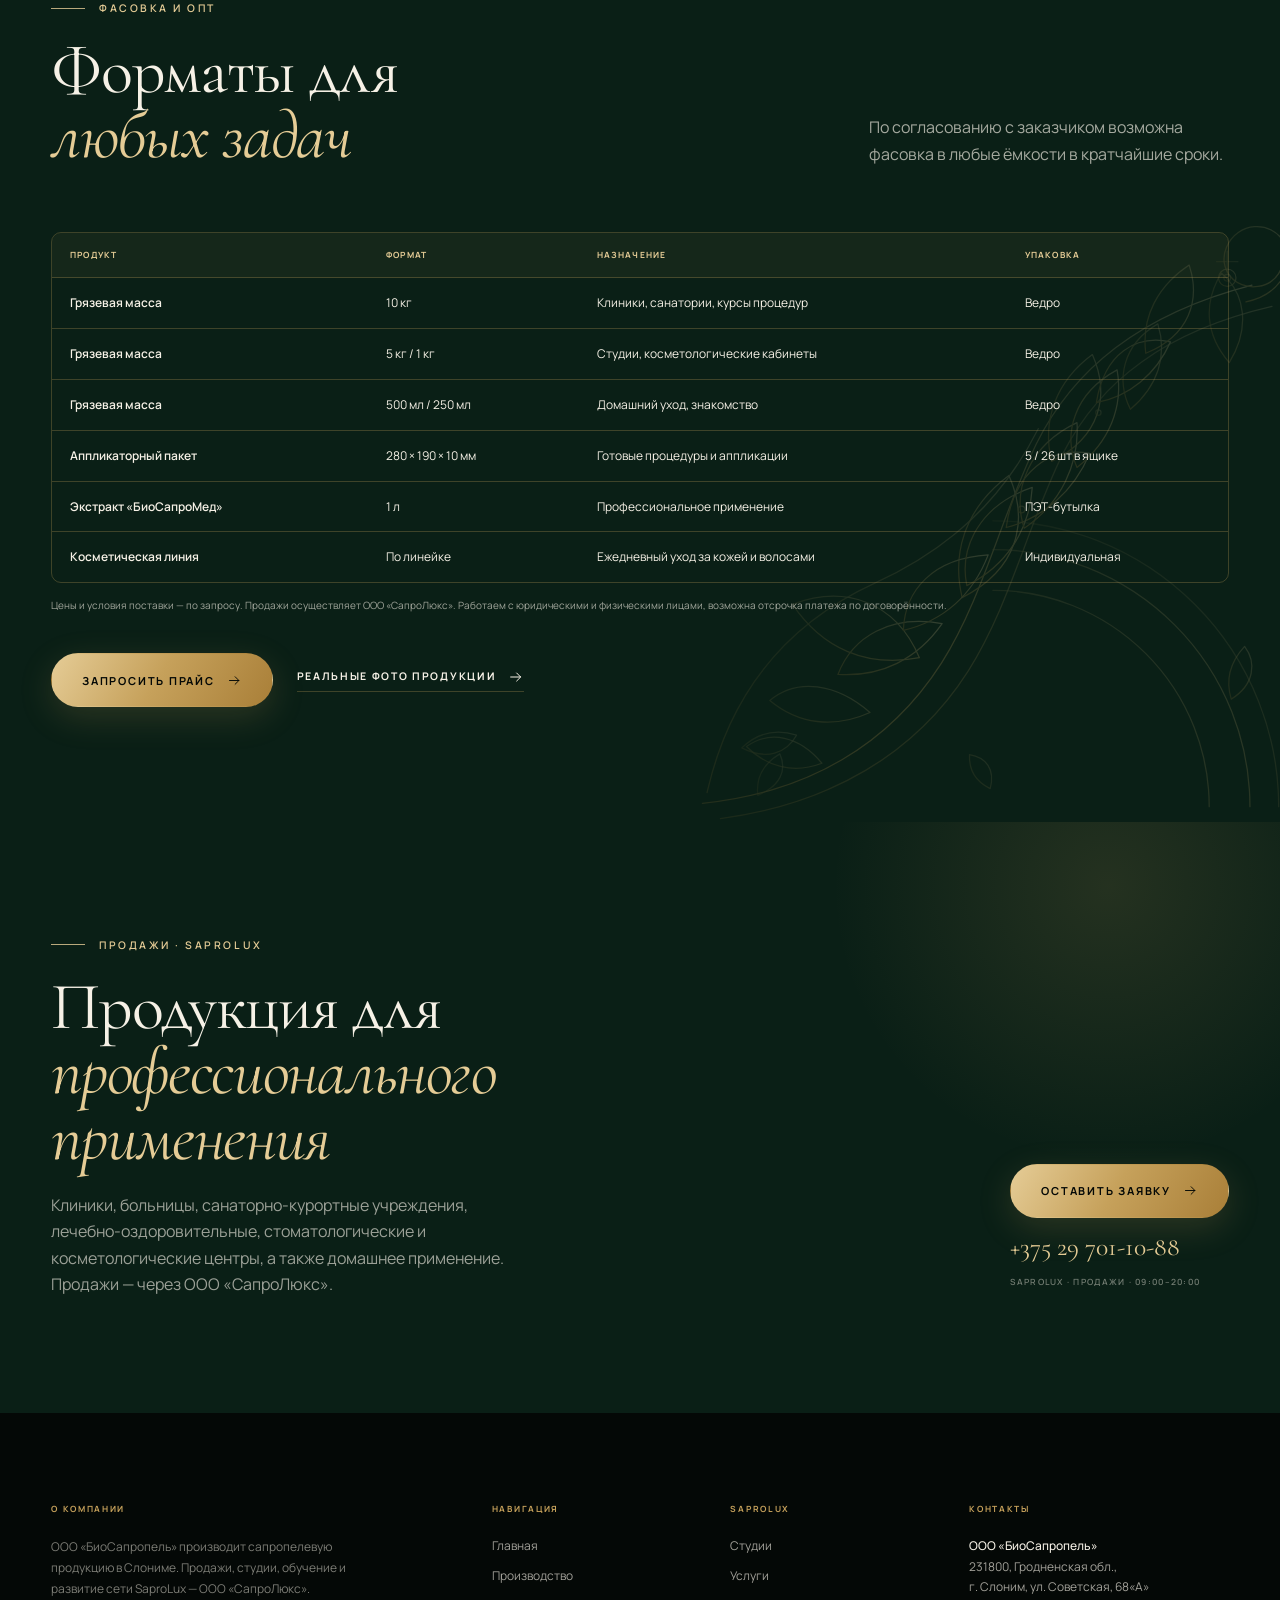
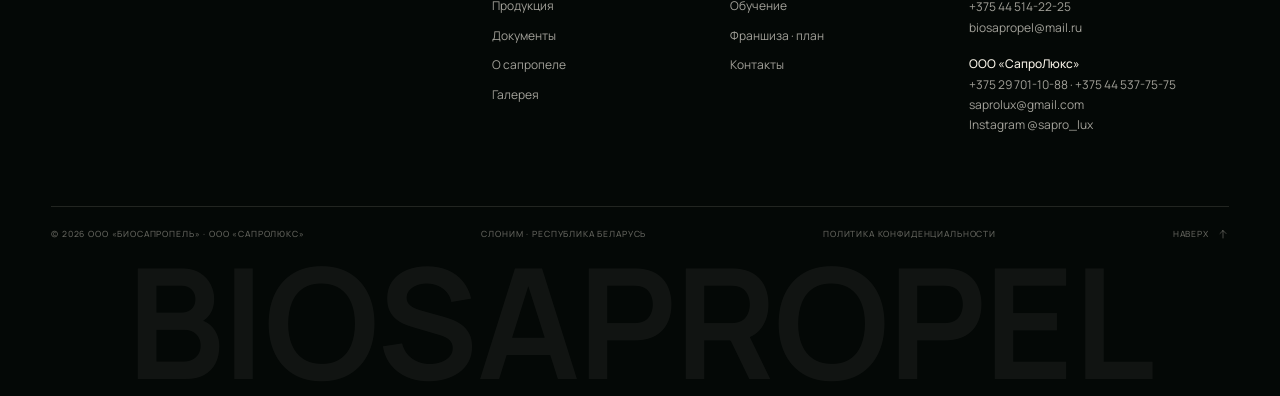
<file: products.html>
<!DOCTYPE html>
<html lang="ru">
<head>
  <meta charset="utf-8">
  <meta name="viewport" content="width=device-width, initial-scale=1">
  <meta name="theme-color" content="#07100b">
  <title>Продукция — BIOSAPROPEL / SaproLux</title>
  <meta name="description" content="Продукция «БиоСапропель»: грязь лечебная сапропелевая, аппликаторные пакеты, экстракт, косметика и органический сапропель. Продажи — SaproLux.">
  <meta property="og:title" content="Продукция — BIOSAPROPEL / SaproLux">
  <meta property="og:description" content="Продукция «БиоСапропель»: грязь лечебная сапропелевая, аппликаторные пакеты, экстракт, косметика и органический сапропель. Продажи — SaproLux.">
  <meta property="og:type" content="website">
  <link rel="canonical" href="https://biosapropel.by/products.html">
  <meta property="og:url" content="https://biosapropel.by/products.html">
  <meta property="og:site_name" content="BIOSAPROPEL">
  <meta property="og:locale" content="ru_RU">
  <meta property="og:image" content="https://biosapropel.by/assets/img/og-default.jpg">
  <meta property="og:image:width" content="1200">
  <meta property="og:image:height" content="630">
  <meta property="og:image:alt" content="BIOSAPROPEL — производство, продукция и косметология SaproLux">
  <meta name="twitter:card" content="summary_large_image">
  <meta name="twitter:title" content="Продукция — BIOSAPROPEL / SaproLux">
  <meta name="twitter:description" content="Продукция «БиоСапропель»: грязь лечебная сапропелевая, аппликаторные пакеты, экстракт, косметика и органический сапропель. Продажи — SaproLux.">
  <meta name="twitter:image" content="https://biosapropel.by/assets/img/og-default.jpg">
  <link rel="icon" href="favicon.ico" sizes="any">
  <link rel="apple-touch-icon" href="assets/img/apple-touch-icon.png">
  <link rel="manifest" href="manifest.webmanifest">
  <link rel="icon" href="assets/img/favicon.svg" type="image/svg+xml">
  <link rel="stylesheet" href="assets/css/style.css">
  <script>document.documentElement.classList.add("js");</script>
</head>
<body class="page-products">
  <a class="skip-link" href="#main">К содержанию</a><div class="topbar">
    <div class="container topbar__inner">
      <div class="topbar__group">
        <span>Производство · Слоним</span>
        <span class="topbar__dot"></span>
        <span class="topbar__group--middle">Студии SaproLux · 5 городов</span>
      </div>
      <div class="topbar__group">
        <a class="topbar__link" href="tel:+375297011088">+375 29 701-10-88</a>
      </div>
    </div>
  </div>
  <header class="site-header" id="header">
    <div class="container site-header__inner">
      <a class="site-logo" href="/" aria-label="БиоСапропель — SaproLux, на главную">
        <img class="site-logo__mark" src="assets/img/brands/logo-biosapropel-round.png" alt="" width="512" height="512">
        <span class="site-logo__text">
          <span class="site-logo__name">БИОСАПРОПЕЛЬ</span>
          <span class="site-logo__sub">Производство и косметология</span>
        </span>
      </a>
      <nav class="main-nav" aria-label="Основная навигация">
        <a href="production.html">Производство</a>
        <a href="products.html" class="is-active" aria-current="page">Продукция</a>
        <a href="studios.html">Студии SaproLux</a>
        <a href="training.html">Обучение</a>
        <a href="science.html">Наука</a>
        
      </nav>
      <div class="header-actions">
        <a class="header-phone" href="tel:+375297011088"><span>SaproLux · продажи и запись</span>+375 29 701-10-88</a>
        <a class="btn btn--gold btn--sm" href="contacts.html#contact-form">Связаться</a>
        <button class="burger" type="button" aria-label="Открыть меню" aria-expanded="false" aria-controls="mobile-menu">
          <span></span><span></span><span></span>
        </button>
      </div>
    </div>
  </header>
  <div class="mobile-menu" id="mobile-menu" aria-hidden="true">
    <div class="container">
      <nav class="mobile-menu__nav" aria-label="Мобильная навигация">
        <a href="/">Главная</a>
        <a href="production.html">Производство</a>
        <a href="products.html" aria-current="page">Продукция</a>
        <a href="studios.html">Студии SaproLux</a>
        <a href="training.html">Обучение</a>
        
        <a href="science.html">Наука</a>
        <a href="documents.html">Документы</a>
        <a href="gallery.html">Галерея</a>
        <a href="contacts.html">Контакты</a>
      </nav>
      <div class="mobile-menu__meta">
        <div>
          <a href="tel:+375297011088">+375 29 701-10-88</a><br>
          <a href="tel:+375445377575">+375 44 537-75-75</a><br>
          <a href="mailto:saprolux@gmail.com">saprolux@gmail.com</a>
        </div>
        <div>Студии SaproLux<br>Брест · Кобрин · Барановичи<br>Минск · Альфа-Радон</div>
      </div>
    </div>
  </div>
  <main id="main">
  <section class="page-hero">
    <div class="page-hero__bg" style="background-image:url('assets/img/gallery/procedure-mud-01.jpg')"></div>
    <div class="page-hero__veil"></div>
    <div class="container page-hero__inner">
      <nav class="crumbs" aria-label="Хлебные крошки">
        <a href="/">Главная</a><span>/</span><span>Продукция</span>
      </nav>
      <p class="eyebrow">Продукция</p>
      <h1>Природа в точной <em>формуле</em></h1>
      <p class="page-hero__text">Медицинские изделия, косметика, экстракт и органический сапропель. Форматы для клиник, студий и домашнего ухода. Продажи осуществляет ООО «СапроЛюкс».</p>
    </div>
    <span class="page-hero__index" aria-hidden="true">02</span>
  </section>
  <nav class="catalog-nav" aria-label="Разделы продукции">
    <div class="container catalog-nav__track">
      <span class="catalog-nav__label">Каталог</span>
      <a href="#mud">Грязевая масса</a>
      <a href="#applicator">Аппликаторные пакеты</a>
      <a href="#extract">Экстракт</a>
      <a href="#cosmetics">Косметика</a>
      <a href="#organic">Органический сапропель</a>
      <a href="#packaging">Фасовка и опт</a>
    </div>
  </nav>

  <section class="section" id="mud">
    <div class="container">
      <article class="product-feature">
        <div class="product-feature__media product-feature__media--tall reveal">
          <img src="assets/img/gallery/product-bucket-01.jpg" alt="Грязь лечебная сапропелевая в ведре" loading="lazy">
          <span class="product-card__tag">Медицинское изделие</span>
        </div>
        <div class="product-feature__body reveal" data-delay="1">
          <p class="eyebrow">A · Медицинские изделия · 01</p>
          <h2>Грязь лечебная <em>сапропелевая</em></h2>
          <p class="lead">Среднезольное, бессульфидное, коллоидное образование тёмно-серого цвета. Вязкопластичная однородная консистенция — готова к применению.</p>
          <div class="spec-list">
            <span class="spec">10 кг</span><span class="spec">5 кг</span><span class="spec">1 кг</span><span class="spec">500 мл</span><span class="spec">250 мл</span>
          </div>
          <ul class="pack-list">
            <li>Для аппликаций, обёртываний и масок</li>
            <li>Для клиник и санаториев</li>
            <li>Для студий и косметологических кабинетов</li>
            <li>Для домашнего применения</li>
          </ul>
          <a class="btn btn--outline-dark mt-32" href="#packaging">Условия поставки <svg viewBox="0 0 24 24" fill="none" aria-hidden="true"><path d="M4 12h15M13 6l6 6-6 6" stroke="currentColor" stroke-width="1.5" stroke-linecap="round" stroke-linejoin="round"/></svg></a>
        </div>
      </article>

      <article class="product-feature product-feature--reverse" id="applicator">
        <div class="product-feature__media reveal">
          <img src="assets/img/applicator.jpg" alt="Аппликаторный грязевой пакет" loading="lazy">
        </div>
        <div class="product-feature__body reveal" data-delay="1">
          <p class="eyebrow">A · Медицинские изделия · 02</p>
          <h2>Аппликаторный <em>пакет</em></h2>
          <p class="lead">Готовая грязевая аппликация размером 280 × 190 × 10 мм. Удобна для процедур в клинике и самостоятельного применения дома.</p>
          <div class="spec-list">
            <span class="spec">280 × 190 × 10 мм</span><span class="spec">5 шт в ящике</span><span class="spec">26 шт в ящике</span>
          </div>
          <ul class="pack-list">
            <li>Разогревается на водяной бане до 40–44 °C</li>
            <li>Курс — 8–12 процедур</li>
            <li>Гофрокороб для транспортировки</li>
            <li>По согласованию — индивидуальная упаковка</li>
          </ul>
          <a class="btn btn--outline-dark mt-32" href="mailto:saprolux@gmail.com">Запросить прайс <svg viewBox="0 0 24 24" fill="none" aria-hidden="true"><path d="M4 12h15M13 6l6 6-6 6" stroke="currentColor" stroke-width="1.5" stroke-linecap="round" stroke-linejoin="round"/></svg></a>
        </div>
      </article>

      <article class="product-feature" id="extract">
        <div class="product-feature__media product-feature__media--tall reveal">
          <img src="assets/img/gallery/product-extract-01.jpg" alt="Экстракт грязи лечебной сапропелевой «БиоСапроМед»" loading="lazy">
        </div>
        <div class="product-feature__body reveal" data-delay="1">
          <p class="eyebrow">C · Экстракт и сырьё · 03</p>
          <h2>Экстракт <em>«БиоСапроМед»</em></h2>
          <p class="lead">Концентрированная вытяжка из лечебной сапропелевой грязи. Производится по ТУ BY 591743957.004-2021. Полимерная бутылка 1 л.</p>
          <div class="spec-list">
            <span class="spec">1 л</span><span class="spec">ПЭТ-бутылка</span><span class="spec">ТУ BY 591743957.004-2021</span>
          </div>
          <ul class="pack-list">
            <li>Концентрированная формула</li>
            <li>Для профессионального применения</li>
            <li>Удобная фасовка для процедур</li>
            <li>Документы и инструкция — в разделе «Документы»</li>
          </ul>
          <a class="btn btn--outline-dark mt-32" href="documents.html">Инструкция и документы <svg viewBox="0 0 24 24" fill="none" aria-hidden="true"><path d="M4 12h15M13 6l6 6-6 6" stroke="currentColor" stroke-width="1.5" stroke-linecap="round" stroke-linejoin="round"/></svg></a>
        </div>
      </article>

      <article class="product-feature product-feature--reverse" id="cosmetics">
        <div class="product-feature__media reveal">
          <img src="assets/img/gallery/product-jar-01.jpg" alt="Косметика на основе сапропеля" loading="lazy">
        </div>
        <div class="product-feature__body reveal" data-delay="1">
          <p class="eyebrow">B · Косметика · 04</p>
          <h2>Косметика <em>на основе сапропеля</em></h2>
          <p class="lead">Парфюмерно-косметическая продукция на основе грязи лечебной сапропелевой: маски для лица и тела, средства для волос и кожи головы.</p>
          <div class="spec-list">
            <span class="spec">Маски для лица</span><span class="spec">Уход за телом</span><span class="spec">Волосы и кожа головы</span>
          </div>
          <ul class="pack-list">
            <li>Питание и увлажнение кожи</li>
            <li>Укрепление волос и ногтей</li>
            <li>Деликатное очищение</li>
            <li>Натуральные формулы</li>
          </ul>
          <a class="btn btn--outline-dark mt-32" href="mailto:saprolux@gmail.com">Подобрать уход <svg viewBox="0 0 24 24" fill="none" aria-hidden="true"><path d="M4 12h15M13 6l6 6-6 6" stroke="currentColor" stroke-width="1.5" stroke-linecap="round" stroke-linejoin="round"/></svg></a>
        </div>
      </article>

      <article class="product-feature" id="organic">
        <div class="product-feature__media product-feature__media--tall reveal">
          <img src="assets/img/gallery/procedure-mud-01.jpg" alt="Природный сапропель без химических добавок" loading="lazy">
        </div>
        <div class="product-feature__body reveal" data-delay="1">
          <p class="eyebrow">C · Органическое сырьё · 05</p>
          <h2>Органический <em>сапропель</em></h2>
          <p class="lead">Природное сырьё без химических добавок. Поставляется для профессиональных задач, производственных и исследовательских программ.</p>
          <div class="spec-list">
            <span class="spec">По запросу</span><span class="spec">От партии</span><span class="spec">Сырьё</span>
          </div>
          <ul class="pack-list">
            <li>Природное происхождение</li>
            <li>Без химических добавок</li>
            <li>Форматы и объём — по согласованию</li>
            <li>Документы и статус — по запросу</li>
          </ul>
          <a class="btn btn--outline-dark mt-32" href="mailto:saprolux@gmail.com">Запросить условия <svg viewBox="0 0 24 24" fill="none" aria-hidden="true"><path d="M4 12h15M13 6l6 6-6 6" stroke="currentColor" stroke-width="1.5" stroke-linecap="round" stroke-linejoin="round"/></svg></a>
        </div>
      </article>
    </div>
  </section>

  <section class="section section--dark" id="packaging">
    <div class="container">
      <div class="section-head">
        <div class="section-head__title reveal">
          <p class="eyebrow">Фасовка и опт</p>
          <h2>Форматы для<br><em>любых задач</em></h2>
        </div>
        <p class="lead reveal" data-delay="1" style="max-width:360px">По согласованию с заказчиком возможна фасовка в любые ёмкости в кратчайшие сроки.</p>
      </div>
      <div class="table-wrap table-wrap--stack reveal">
        <table class="table--stack">
          <thead>
            <tr><th>Продукт</th><th>Формат</th><th>Назначение</th><th>Упаковка</th></tr>
          </thead>
          <tbody>
            <tr><td data-label="Продукт"><strong>Грязевая масса</strong></td><td data-label="Формат">10 кг</td><td data-label="Назначение">Клиники, санатории, курсы процедур</td><td data-label="Упаковка">Ведро</td></tr>
            <tr><td data-label="Продукт"><strong>Грязевая масса</strong></td><td data-label="Формат">5 кг / 1 кг</td><td data-label="Назначение">Студии, косметологические кабинеты</td><td data-label="Упаковка">Ведро</td></tr>
            <tr><td data-label="Продукт"><strong>Грязевая масса</strong></td><td data-label="Формат">500 мл / 250 мл</td><td data-label="Назначение">Домашний уход, знакомство</td><td data-label="Упаковка">Ведро</td></tr>
            <tr><td data-label="Продукт"><strong>Аппликаторный пакет</strong></td><td data-label="Формат">280 × 190 × 10 мм</td><td data-label="Назначение">Готовые процедуры и аппликации</td><td data-label="Упаковка">5 / 26 шт в ящике</td></tr>
            <tr><td data-label="Продукт"><strong>Экстракт «БиоСапроМед»</strong></td><td data-label="Формат">1 л</td><td data-label="Назначение">Профессиональное применение</td><td data-label="Упаковка">ПЭТ-бутылка</td></tr>
            <tr><td data-label="Продукт"><strong>Косметическая линия</strong></td><td data-label="Формат">По линейке</td><td data-label="Назначение">Ежедневный уход за кожей и волосами</td><td data-label="Упаковка">Индивидуальная</td></tr>
          </tbody>
        </table>
      </div>
      <p class="table-note reveal">Цены и условия поставки — по запросу. Продажи осуществляет ООО «СапроЛюкс». Работаем с юридическими и физическими лицами, возможна отсрочка платежа по договорённости.</p>
      <div class="mt-40 reveal action-row">
        <a class="btn btn--gold" href="mailto:saprolux@gmail.com">Запросить прайс <svg viewBox="0 0 24 24" fill="none" aria-hidden="true"><path d="M4 12h15M13 6l6 6-6 6" stroke="currentColor" stroke-width="1.5" stroke-linecap="round" stroke-linejoin="round"/></svg></a>
        <a class="arrow-link" href="gallery.html">Реальные фото продукции <svg viewBox="0 0 24 24" fill="none" aria-hidden="true"><path d="M4 12h15M13 6l6 6-6 6" stroke="currentColor" stroke-width="1.5" stroke-linecap="round" stroke-linejoin="round"/></svg></a>
      </div>
    </div>
  </section>

  <section class="cta">
    <div class="container cta__inner">
      <div class="reveal">
        <p class="eyebrow">Продажи · SaproLux</p>
        <h2 class="cta__title">Продукция для<br><em>профессионального применения</em></h2>
        <p class="cta__text">Клиники, больницы, санаторно-курортные учреждения, лечебно-оздоровительные, стоматологические и косметологические центры, а также домашнее применение. Продажи — через ООО «СапроЛюкс».</p>
      </div>
      <div class="cta__actions reveal" data-delay="1">
        <a class="btn btn--gold" href="mailto:saprolux@gmail.com">Оставить заявку <svg viewBox="0 0 24 24" fill="none" aria-hidden="true"><path d="M4 12h15M13 6l6 6-6 6" stroke="currentColor" stroke-width="1.5" stroke-linecap="round" stroke-linejoin="round"/></svg></a>
        <a class="cta__phone" href="tel:+375297011088">+375 29 701-10-88</a>
        <span class="cta__phone-note">SaproLux · продажи · 09:00–20:00</span>
      </div>
    </div>
  </section>
</main>

<footer class="site-footer">
    <div class="container">
      <div class="footer__top">
        <div class="footer__brand">
          <div class="footer__title">О компании</div>
          <p>ООО «БиоСапропель» производит сапропелевую продукцию в Слониме. Продажи, студии, обучение и развитие сети SaproLux — ООО «СапроЛюкс».</p>
        </div>
        <div>
          <div class="footer__title">Навигация</div>
          <div class="footer__links">
            <a href="/">Главная</a>
            <a href="production.html">Производство</a>
            <a href="products.html">Продукция</a>
            <a href="documents.html">Документы</a>
            <a href="science.html">О сапропеле</a>
            <a href="gallery.html">Галерея</a>
          </div>
        </div>
        <div>
          <div class="footer__title">SaproLux</div>
          <div class="footer__links">
            <a href="studios.html">Студии</a>
            <a href="services.html">Услуги</a>
            <a href="training.html">Обучение</a>
            
            <a href="franchise.html">Франшиза · план</a>
            <a href="contacts.html">Контакты</a>
          </div>
        </div>
        <div>
          <div class="footer__title">Контакты</div>
          <div class="footer__contact">
            <div><strong>ООО «БиоСапропель»</strong>231800, Гродненская обл.,<br>г. Слоним, ул. Советская, 68«А»<br><a href="tel:+375445142225">+375 44 514-22-25</a><br><a href="mailto:biosapropel@mail.ru">biosapropel@mail.ru</a></div>
            <div><strong>ООО «СапроЛюкс»</strong><a href="tel:+375297011088">+375 29 701-10-88</a> · <a href="tel:+375445377575">+375 44 537-75-75</a><br><a href="mailto:saprolux@gmail.com">saprolux@gmail.com</a><br><a href="https://instagram.com/sapro_lux" target="_blank" rel="noopener">Instagram @sapro_lux</a></div>
          </div>
        </div>
      </div>
      <div class="footer__bottom">
        <span>© <span data-year>2026</span> ООО «БиоСапропель» · ООО «СапроЛюкс»</span>
        <span>Слоним · Республика Беларусь</span>
        <a href="privacy.html">Политика конфиденциальности</a>
        <a class="to-top" href="#" data-to-top>Наверх <svg viewBox="0 0 24 24" fill="none" aria-hidden="true"><path d="M12 20V5M6 11l6-6 6 6" stroke="currentColor" stroke-width="1.5" stroke-linecap="round" stroke-linejoin="round"/></svg></a>
      </div>
    </div>
    <div class="footer__big" aria-hidden="true">BIOSAPROPEL</div>
  </footer>
<script src="assets/js/main.js"></script>
</body>
</html>
</file>
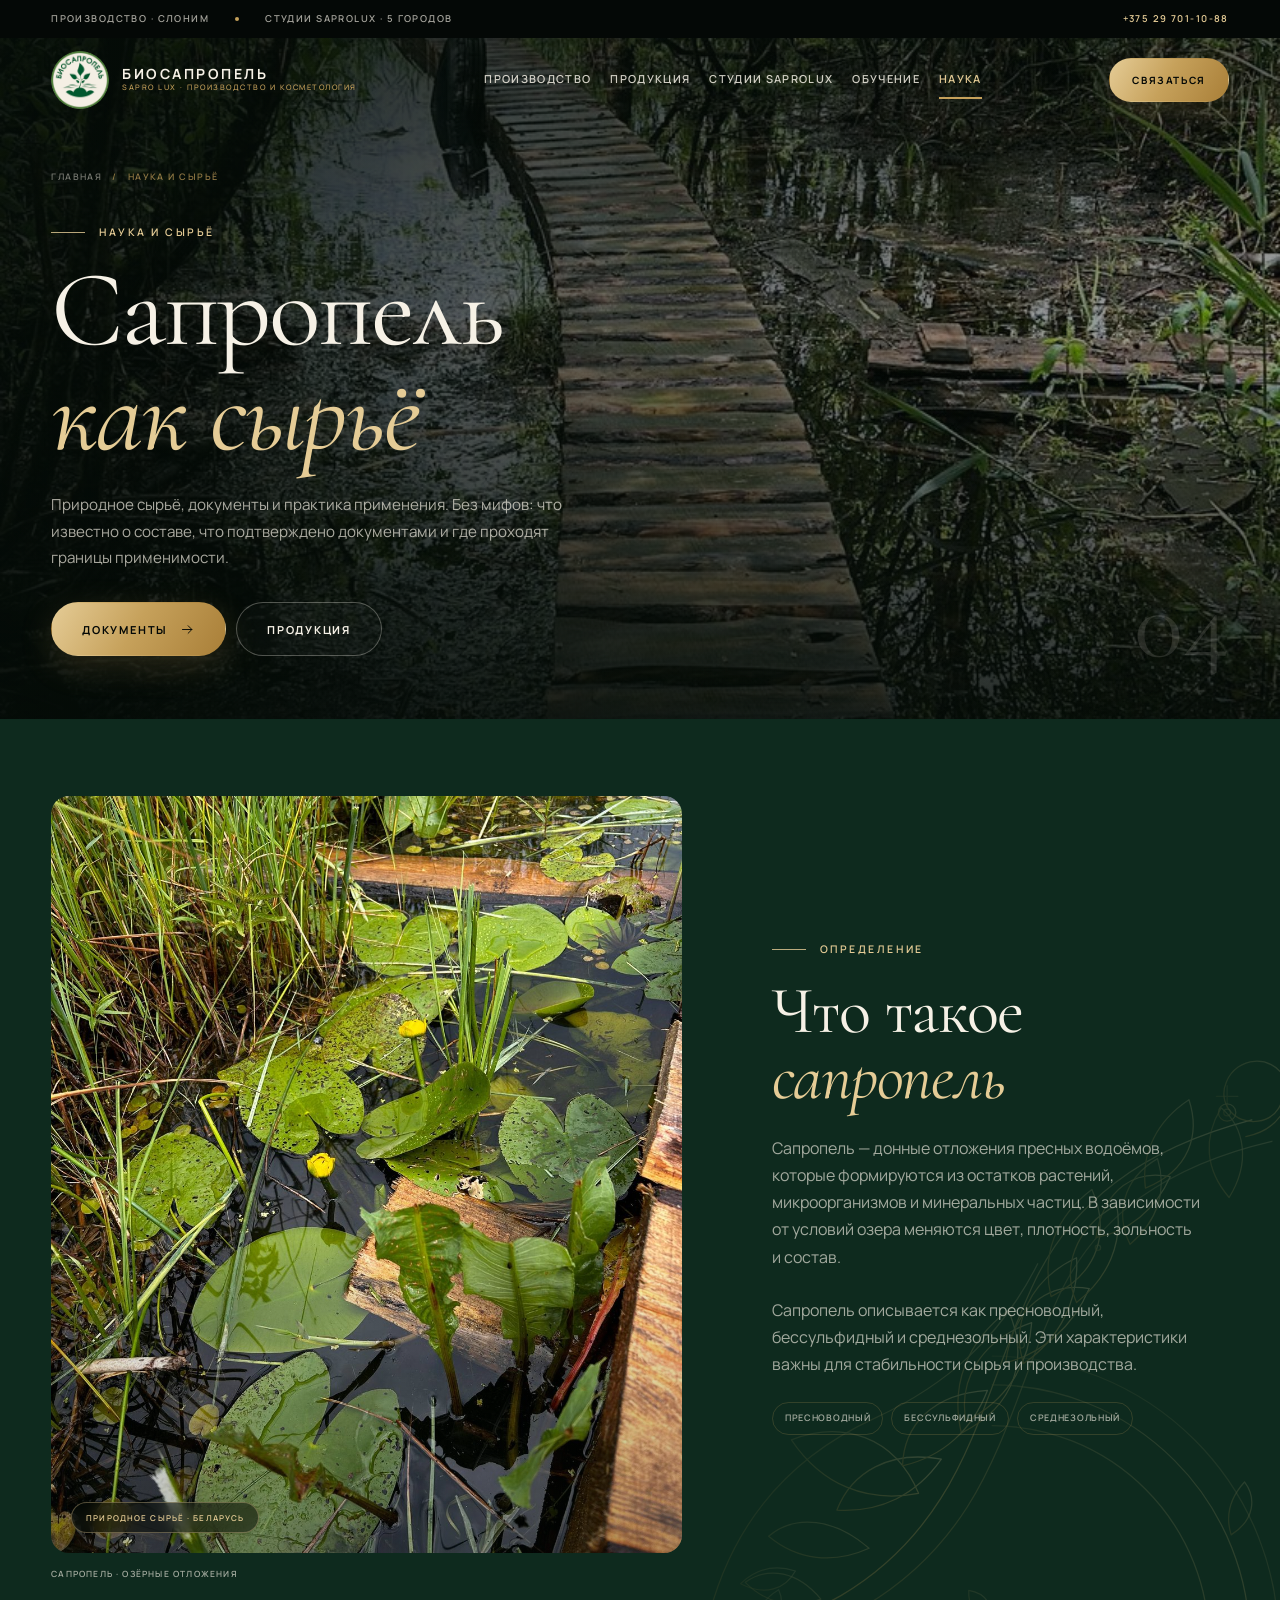
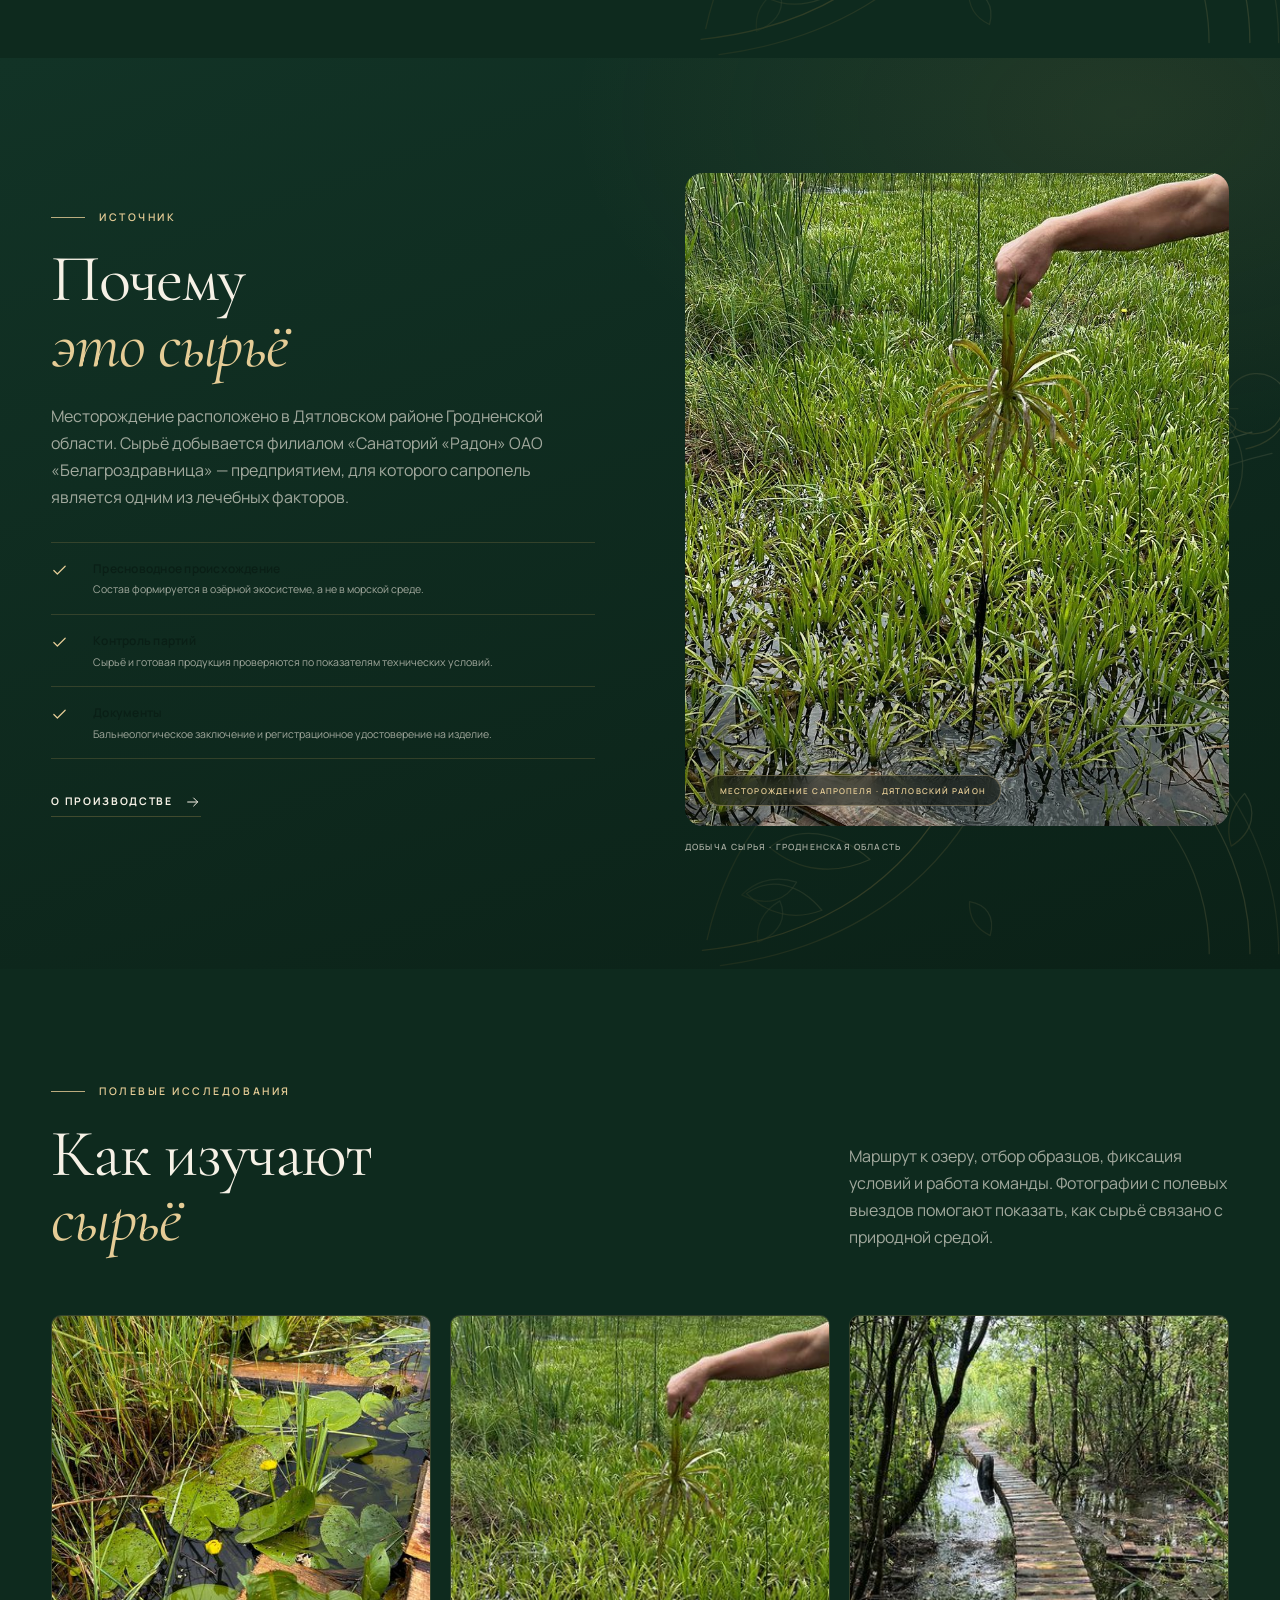
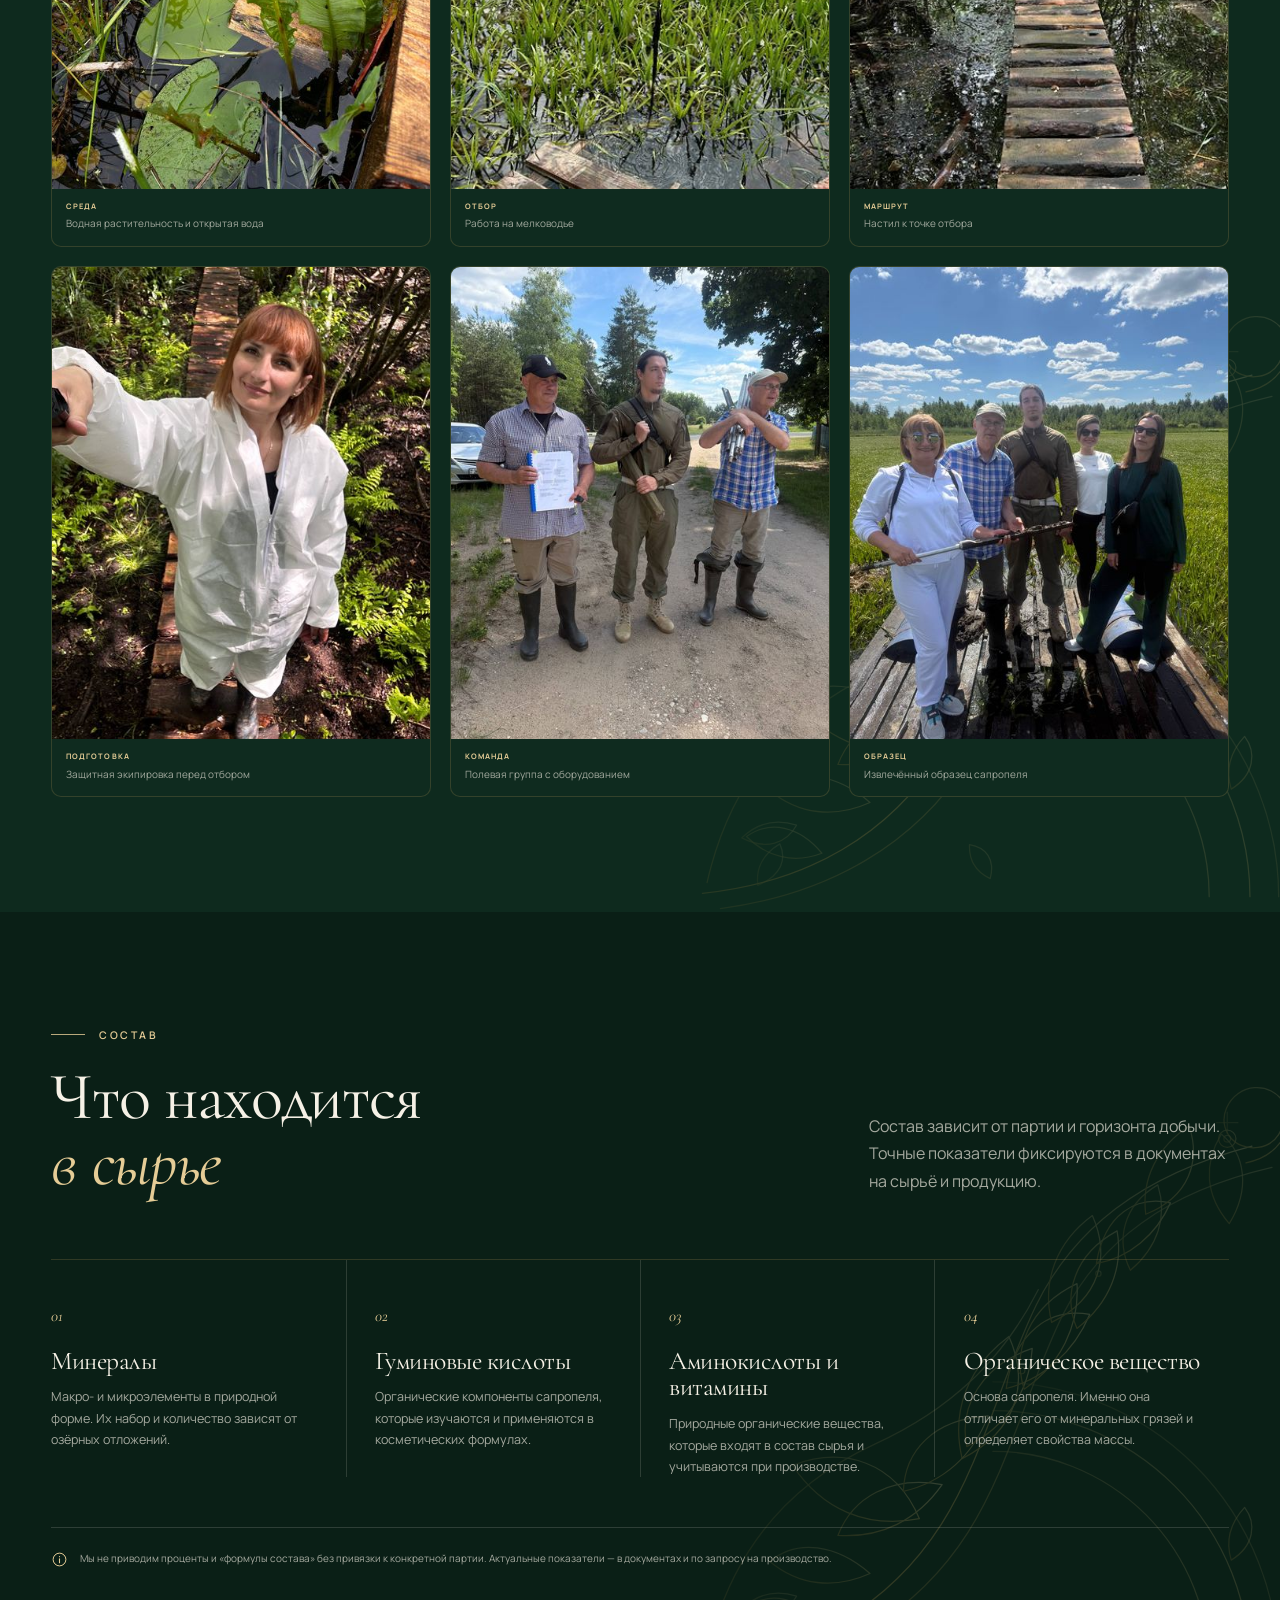
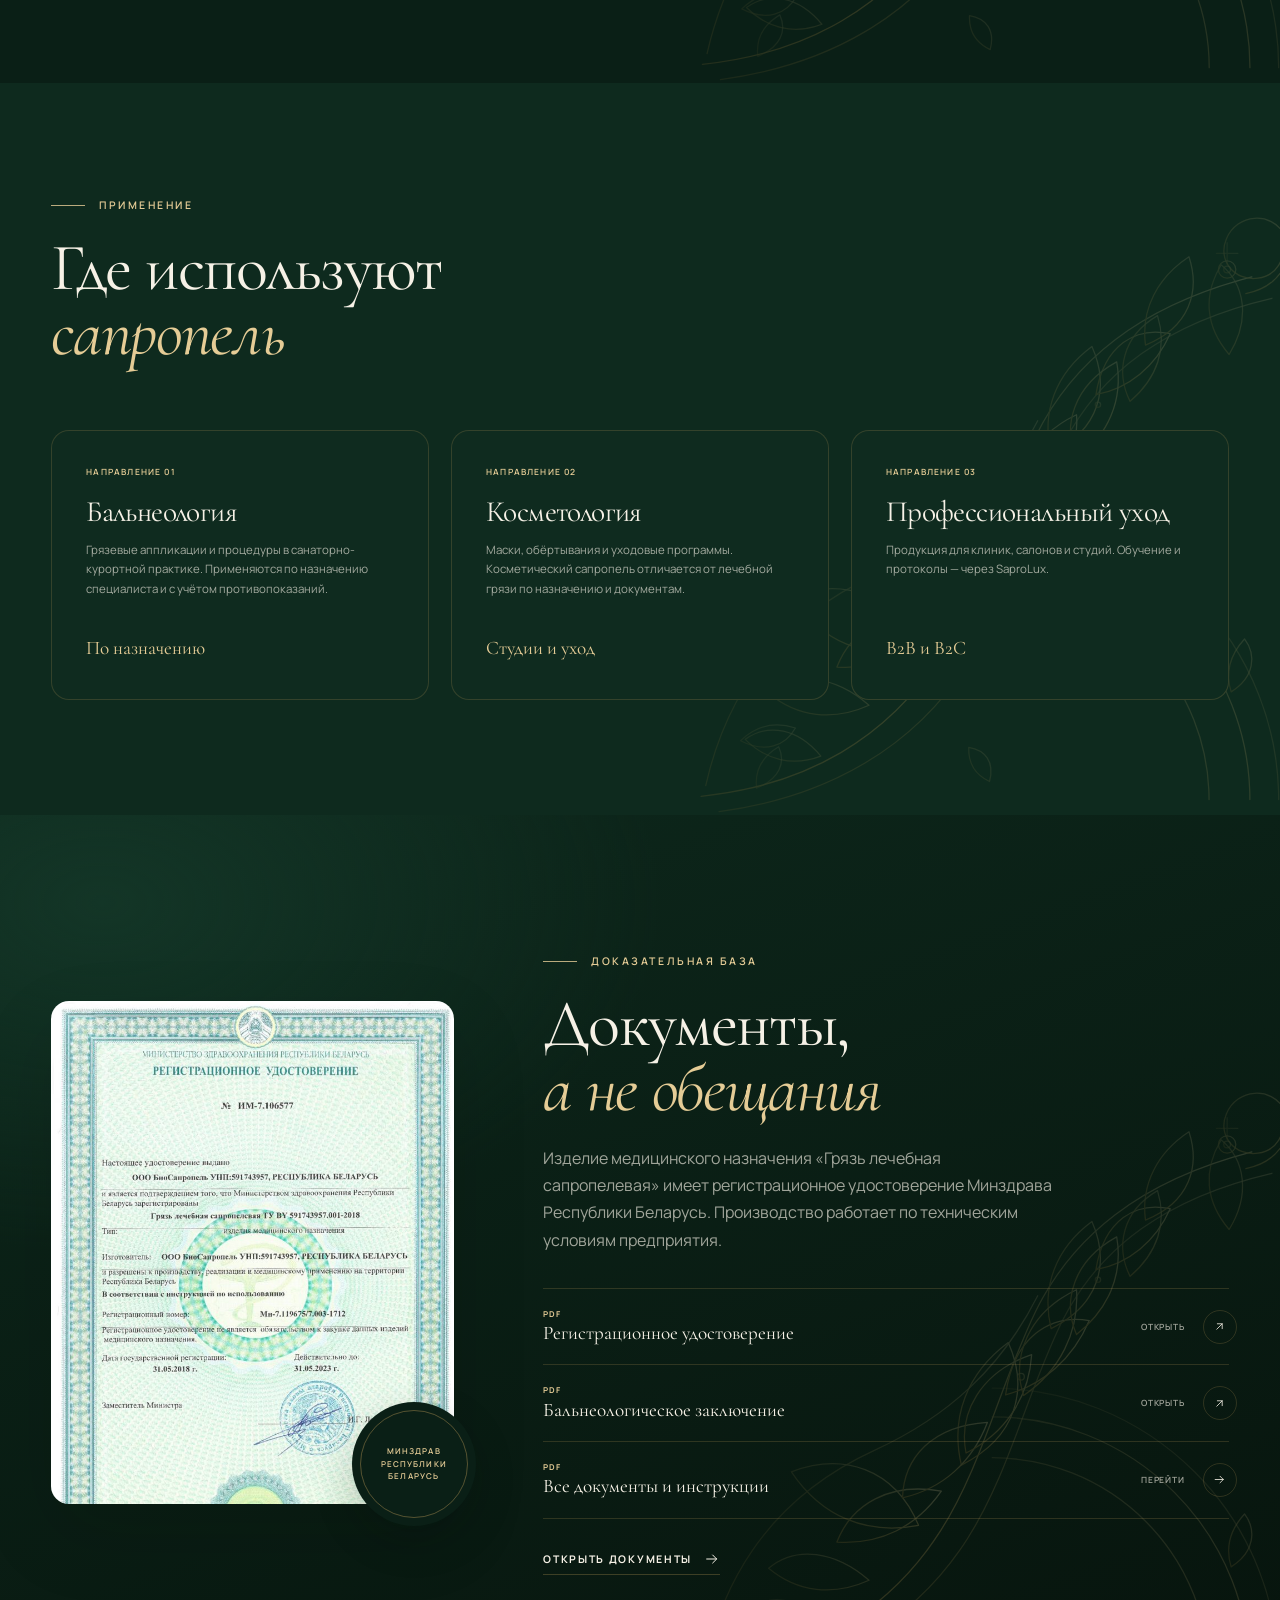
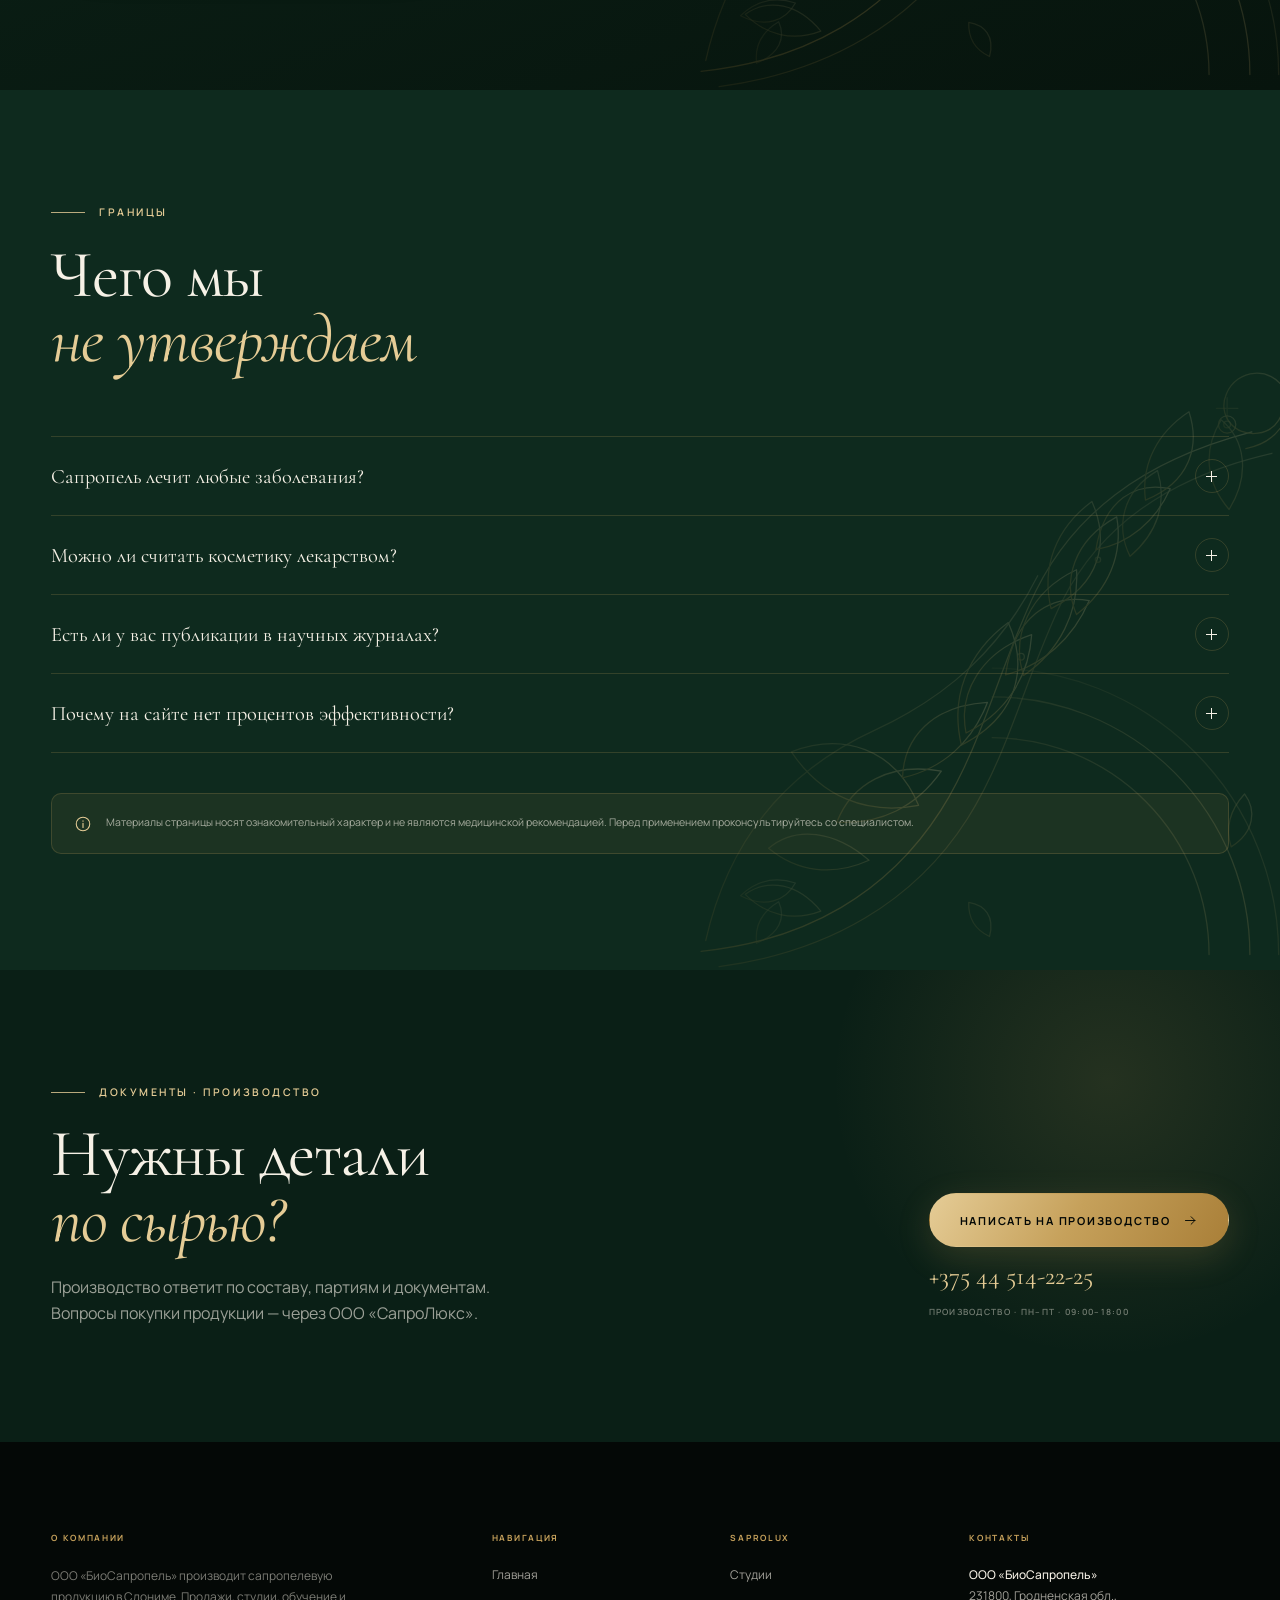
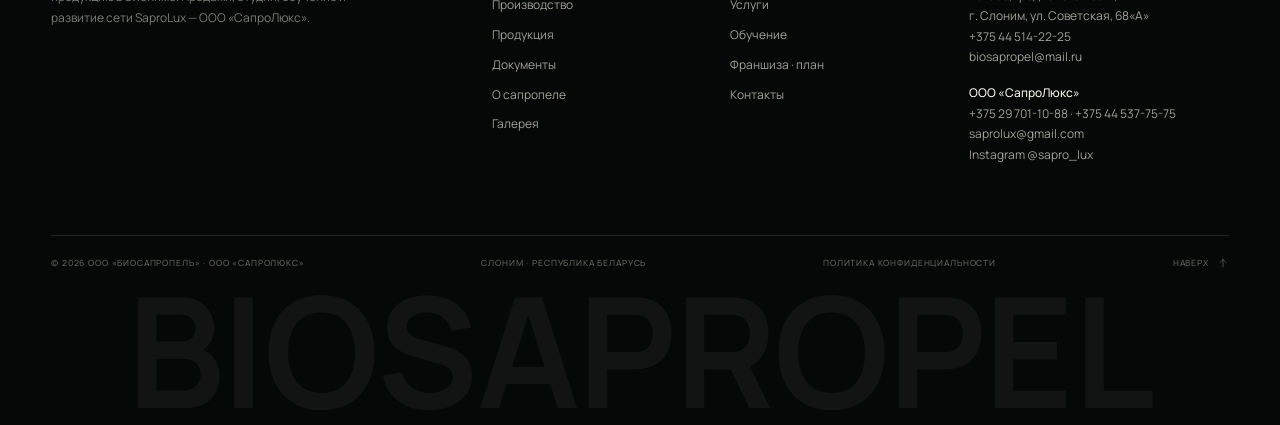
<file: science.html>
<!DOCTYPE html>
<html lang="ru">
<head>
  <meta charset="utf-8">
  <meta name="viewport" content="width=device-width, initial-scale=1">
  <meta name="theme-color" content="#07100b">
  <title>Наука и сырьё — натуральный сапропель</title>
  <meta name="description" content="Сапропель: происхождение, состав, документы и границы применения. Материалы производства «БиоСапропель».">
  <meta property="og:title" content="Наука и сырьё — натуральный сапропель">
  <meta property="og:description" content="Сапропель: происхождение, состав, документы и границы применения. Материалы производства «БиоСапропель».">
  <meta property="og:type" content="website">
  <link rel="canonical" href="https://biosapropel.by/science.html">
  <meta property="og:url" content="https://biosapropel.by/science.html">
  <meta property="og:site_name" content="BIOSAPROPEL">
  <meta property="og:locale" content="ru_RU">
  <meta property="og:image" content="https://biosapropel.by/assets/img/og-default.jpg">
  <meta property="og:image:width" content="1200">
  <meta property="og:image:height" content="630">
  <meta property="og:image:alt" content="BIOSAPROPEL — производство, продукция и косметология SaproLux">
  <meta name="twitter:card" content="summary_large_image">
  <meta name="twitter:title" content="Наука и сырьё — натуральный сапропель">
  <meta name="twitter:description" content="Сапропель: происхождение, состав, документы и границы применения. Материалы производства «БиоСапропель».">
  <meta name="twitter:image" content="https://biosapropel.by/assets/img/og-default.jpg">
  <link rel="icon" href="favicon.ico" sizes="any">
  <link rel="apple-touch-icon" href="assets/img/apple-touch-icon.png">
  <link rel="manifest" href="manifest.webmanifest">
  <link rel="icon" href="assets/img/favicon.svg" type="image/svg+xml">
  <link rel="stylesheet" href="assets/css/style.css">
  <script>document.documentElement.classList.add("js");</script>
</head>
<body class="page-science">
  <a class="skip-link" href="#main">К содержанию</a><div class="topbar">
    <div class="container topbar__inner">
      <div class="topbar__group">
        <span>Производство · Слоним</span>
        <span class="topbar__dot"></span>
        <span class="topbar__group--middle">Студии SaproLux · 5 городов</span>
      </div>
      <div class="topbar__group">
        <a class="topbar__link" href="tel:+375297011088">+375 29 701-10-88</a>
      </div>
    </div>
  </div>
  <header class="site-header" id="header">
    <div class="container site-header__inner">
      <a class="site-logo" href="/" aria-label="БиоСапропель — SaproLux, на главную">
        <img class="site-logo__mark" src="assets/img/brands/logo-biosapropel-round.png" alt="" width="512" height="512">
        <span class="site-logo__text">
          <span class="site-logo__name">БИОСАПРОПЕЛЬ</span>
          <span class="site-logo__sub">SAPRO LUX · производство и косметология</span>
        </span>
      </a>
      <nav class="main-nav" aria-label="Основная навигация">
        <a href="production.html">Производство</a>
        <a href="products.html">Продукция</a>
        <a href="studios.html">Студии SaproLux</a>
        <a href="training.html">Обучение</a>
        <a href="science.html" class="is-active" aria-current="page">Наука</a>
        
      </nav>
      <div class="header-actions">
        <a class="header-phone" href="tel:+375297011088"><span>SaproLux · продажи и запись</span>+375 29 701-10-88</a>
        <a class="btn btn--gold btn--sm" href="contacts.html#contact-form">Связаться</a>
        <button class="burger" type="button" aria-label="Открыть меню" aria-expanded="false" aria-controls="mobile-menu">
          <span></span><span></span><span></span>
        </button>
      </div>
    </div>
  </header>
  <div class="mobile-menu" id="mobile-menu" aria-hidden="true">
    <div class="container">
      <nav class="mobile-menu__nav" aria-label="Мобильная навигация">
        <a href="/">Главная</a>
        <a href="production.html">Производство</a>
        <a href="products.html">Продукция</a>
        <a href="studios.html">Студии SaproLux</a>
        <a href="training.html">Обучение</a>
        
        <a href="science.html" class="is-active" aria-current="page">Наука</a>
        <a href="documents.html">Документы</a>
        <a href="gallery.html">Галерея</a>
        <a href="contacts.html">Контакты</a>
      </nav>
      <div class="mobile-menu__meta">
        <div>
          <a href="tel:+375297011088">+375 29 701-10-88</a><br>
          <a href="tel:+375445377575">+375 44 537-75-75</a><br>
          <a href="mailto:saprolux@gmail.com">saprolux@gmail.com</a>
        </div>
        <div>Студии SaproLux<br>Брест · Кобрин · Барановичи<br>Минск · Альфа-Радон</div>
      </div>
    </div>
  </div>
  <main id="main">
  <section class="page-hero">
    <div class="page-hero__bg" style="background-image:url('assets/img/science/boardwalk.jpg')"></div>
    <div class="page-hero__veil"></div>
    <div class="container page-hero__inner">
      <nav class="crumbs" aria-label="Хлебные крошки">
        <a href="/">Главная</a><span>/</span><span>Наука и сырьё</span>
      </nav>
      <p class="eyebrow">Наука и сырьё</p>
      <h1>Сапропель<br><em>как сырьё</em></h1>
      <p class="page-hero__text">Природное сырьё, документы и практика применения. Без мифов: что известно о составе, что подтверждено документами и где проходят границы применимости.</p>
      <div class="page-hero__actions reveal">
        <a class="btn btn--gold" href="documents.html">Документы <svg viewBox="0 0 24 24" fill="none" aria-hidden="true"><path d="M4 12h15M13 6l6 6-6 6" stroke="currentColor" stroke-width="1.5" stroke-linecap="round" stroke-linejoin="round"/></svg></a>
        <a class="btn btn--ghost" href="products.html">Продукция</a>
      </div>
    </div>
    <span class="page-hero__index" aria-hidden="true">04</span>
  </section>

  <section class="section section--tight">
    <div class="container">
      <div class="split split--media-wide">
        <div class="split__media reveal">
          <div class="split__image">
            <img src="assets/img/science/water-plants.jpg" alt="Водная растительность и открытая вода на озере" loading="lazy">
            <span class="image-note">Природное сырьё · Беларусь</span>
          </div>
          <span class="split__caption">Сапропель · озёрные отложения</span>
        </div>
        <div class="split__body reveal" data-delay="1">
          <p class="eyebrow">Определение</p>
          <h2>Что такое<br><em>сапропель</em></h2>
          <p class="lead">Сапропель — донные отложения пресных водоёмов, которые формируются из остатков растений, микроорганизмов и минеральных частиц. В зависимости от условий озера меняются цвет, плотность, зольность и состав.</p>
          <p class="lead">Сапропель описывается как пресноводный, бессульфидный и среднезольный. Эти характеристики важны для стабильности сырья и производства.</p>
          <div class="spec-list">
            <span class="spec">Пресноводный</span>
            <span class="spec">Бессульфидный</span>
            <span class="spec">Среднезольный</span>
          </div>
        </div>
      </div>
    </div>
  </section>

  <section class="section section--sand">
    <div class="container">
      <div class="split split--reverse">
        <div class="split__media reveal">
          <div class="split__image">
            <img src="assets/img/science/sampling-shallow.jpg" alt="Полевая работа на мелководье у озера" loading="lazy">
            <span class="image-note">Месторождение сапропеля · Дятловский район</span>
          </div>
          <span class="split__caption">Добыча сырья · Гродненская область</span>
        </div>
        <div class="split__body reveal" data-delay="1">
          <p class="eyebrow">Источник</p>
          <h2>Почему<br><em>это сырьё</em></h2>
          <p class="lead">Месторождение расположено в Дятловском районе Гродненской области. Сырьё добывается филиалом «Санаторий «Радон» ОАО «Белагроздравница» — предприятием, для которого сапропель является одним из лечебных факторов.</p>
          <div class="quality-list quality-list--light">
            <div class="quality-item"><svg viewBox="0 0 24 24" fill="none" aria-hidden="true"><path d="M20 6 9 17l-5-5" stroke="currentColor" stroke-width="1.7" stroke-linecap="round" stroke-linejoin="round"/></svg><div><strong>Пресноводное происхождение</strong><span>Состав формируется в озёрной экосистеме, а не в морской среде.</span></div></div>
            <div class="quality-item"><svg viewBox="0 0 24 24" fill="none" aria-hidden="true"><path d="M20 6 9 17l-5-5" stroke="currentColor" stroke-width="1.7" stroke-linecap="round" stroke-linejoin="round"/></svg><div><strong>Контроль партий</strong><span>Сырьё и готовая продукция проверяются по показателям технических условий.</span></div></div>
            <div class="quality-item"><svg viewBox="0 0 24 24" fill="none" aria-hidden="true"><path d="M20 6 9 17l-5-5" stroke="currentColor" stroke-width="1.7" stroke-linecap="round" stroke-linejoin="round"/></svg><div><strong>Документы</strong><span>Бальнеологическое заключение и регистрационное удостоверение на изделие.</span></div></div>
          </div>
          <a class="arrow-link" href="production.html">О производстве <svg viewBox="0 0 24 24" fill="none" aria-hidden="true"><path d="M4 12h15M13 6l6 6-6 6" stroke="currentColor" stroke-width="1.5" stroke-linecap="round" stroke-linejoin="round"/></svg></a>
        </div>
      </div>
    </div>
  </section>

  <section class="section">
    <div class="container">
      <div class="section-head">
        <div class="section-head__title reveal">
          <p class="eyebrow">Полевые исследования</p>
          <h2>Как изучают<br><em>сырьё</em></h2>
        </div>
        <p class="lead reveal" data-delay="1" style="max-width:380px">Маршрут к озеру, отбор образцов, фиксация условий и работа команды. Фотографии с полевых выездов помогают показать, как сырьё связано с природной средой.</p>
      </div>
      <div class="science-gallery">
        <figure class="science-gallery__item reveal">
          <img src="assets/img/science/water-plants-640.jpg" alt="Водная растительность и открытая вода" loading="lazy">
          <figcaption><span>Среда</span>Водная растительность и открытая вода</figcaption>
        </figure>
        <figure class="science-gallery__item reveal" data-delay="1">
          <img src="assets/img/science/sampling-shallow-640.jpg" alt="Работа на мелководье во время полевого выезда" loading="lazy">
          <figcaption><span>Отбор</span>Работа на мелководье</figcaption>
        </figure>
        <figure class="science-gallery__item reveal" data-delay="2">
          <img src="assets/img/science/boardwalk-640.jpg" alt="Деревянный настил через заболоченный участок" loading="lazy">
          <figcaption><span>Маршрут</span>Настил к точке отбора</figcaption>
        </figure>
        <figure class="science-gallery__item reveal">
          <img src="assets/img/science/field-suit-640.jpg" alt="Подготовка к отбору в защитной экипировке" loading="lazy">
          <figcaption><span>Подготовка</span>Защитная экипировка перед отбором</figcaption>
        </figure>
        <figure class="science-gallery__item reveal" data-delay="1">
          <img src="assets/img/science/team-equipment-640.jpg" alt="Полевая группа с оборудованием" loading="lazy">
          <figcaption><span>Команда</span>Полевая группа с оборудованием</figcaption>
        </figure>
        <figure class="science-gallery__item reveal" data-delay="2">
          <img src="assets/img/science/team-sample-640.jpg" alt="Извлечённый образец сапропеля" loading="lazy">
          <figcaption><span>Образец</span>Извлечённый образец сапропеля</figcaption>
        </figure>
      </div>
    </div>
  </section>

  <section class="section section--dark">
    <div class="container">
      <div class="section-head">
        <div class="section-head__title reveal">
          <p class="eyebrow">Состав</p>
          <h2>Что находится<br><em>в сырье</em></h2>
        </div>
        <p class="lead reveal" data-delay="1" style="max-width:360px">Состав зависит от партии и горизонта добычи. Точные показатели фиксируются в документах на сырьё и продукцию.</p>
      </div>
      <div class="why-grid">
        <div class="why-card reveal"><span class="why-card__num">01</span><h3>Минералы</h3><p>Макро- и микроэлементы в природной форме. Их набор и количество зависят от озёрных отложений.</p></div>
        <div class="why-card reveal" data-delay="1"><span class="why-card__num">02</span><h3>Гуминовые кислоты</h3><p>Органические компоненты сапропеля, которые изучаются и применяются в косметических формулах.</p></div>
        <div class="why-card reveal" data-delay="2"><span class="why-card__num">03</span><h3>Аминокислоты и витамины</h3><p>Природные органические вещества, которые входят в состав сырья и учитываются при производстве.</p></div>
        <div class="why-card reveal" data-delay="3"><span class="why-card__num">04</span><h3>Органическое вещество</h3><p>Основа сапропеля. Именно она отличает его от минеральных грязей и определяет свойства массы.</p></div>
      </div>
      <div class="why__note reveal">
        <svg viewBox="0 0 24 24" fill="none" aria-hidden="true"><circle cx="12" cy="12" r="9" stroke="currentColor" stroke-width="1.4"/><path d="M12 11v5.5M12 7.8v.4" stroke="currentColor" stroke-width="1.5" stroke-linecap="round"/></svg>
        <span>Мы не приводим проценты и «формулы состава» без привязки к конкретной партии. Актуальные показатели — в документах и по запросу на производство.</span>
      </div>
    </div>
  </section>

  <section class="section">
    <div class="container">
      <div class="section-head">
        <div class="section-head__title reveal">
          <p class="eyebrow">Применение</p>
          <h2>Где используют<br><em>сапропель</em></h2>
        </div>
      </div>
      <div class="format-grid">
        <div class="format-card reveal">
          <span class="format-card__meta">Направление 01</span>
          <h3>Бальнеология</h3>
          <p>Грязевые аппликации и процедуры в санаторно-курортной практике. Применяются по назначению специалиста и с учётом противопоказаний.</p>
          <span class="format-card__area">По назначению</span>
        </div>
        <div class="format-card reveal" data-delay="1">
          <span class="format-card__meta">Направление 02</span>
          <h3>Косметология</h3>
          <p>Маски, обёртывания и уходовые программы. Косметический сапропель отличается от лечебной грязи по назначению и документам.</p>
          <span class="format-card__area">Студии и уход</span>
        </div>
        <div class="format-card reveal" data-delay="2">
          <span class="format-card__meta">Направление 03</span>
          <h3>Профессиональный уход</h3>
          <p>Продукция для клиник, салонов и студий. Обучение и протоколы — через SaproLux.</p>
          <span class="format-card__area">B2B и B2C</span>
        </div>
      </div>
    </div>
  </section>

  <section class="section section--paper">
    <div class="container">
      <div class="docs-preview__grid">
        <div class="doc-feature reveal">
          <div class="doc-feature__img">
            <img src="assets/img/certificate.jpg" alt="Регистрационное удостоверение на медицинское изделие" loading="lazy">
          </div>
          <span class="doc-feature__seal">Минздрав<br>Республики<br>Беларусь</span>
        </div>
        <div class="docs-preview__body reveal" data-delay="1">
          <p class="eyebrow">Доказательная база</p>
          <h2>Документы,<br><em>а не обещания</em></h2>
          <p class="lead">Изделие медицинского назначения «Грязь лечебная сапропелевая» имеет регистрационное удостоверение Минздрава Республики Беларусь. Производство работает по техническим условиям предприятия.</p>
          <div class="doc-list">
            <a class="doc-row" href="assets/docs/registration-mud.pdf" target="_blank" rel="noopener">
              <span><span class="doc-row__type">PDF</span><span class="doc-row__name">Регистрационное удостоверение</span></span>
              <span class="doc-row__size">открыть</span>
              <span class="doc-row__icon"><svg viewBox="0 0 24 24" fill="none" aria-hidden="true"><path d="M7 17 17 7M8 7h9v9" stroke="currentColor" stroke-width="1.5" stroke-linecap="round" stroke-linejoin="round"/></svg></span>
            </a>
            <a class="doc-row" href="assets/docs/balneological-report.pdf" target="_blank" rel="noopener">
              <span><span class="doc-row__type">PDF</span><span class="doc-row__name">Бальнеологическое заключение</span></span>
              <span class="doc-row__size">открыть</span>
              <span class="doc-row__icon"><svg viewBox="0 0 24 24" fill="none" aria-hidden="true"><path d="M7 17 17 7M8 7h9v9" stroke="currentColor" stroke-width="1.5" stroke-linecap="round" stroke-linejoin="round"/></svg></span>
            </a>
            <a class="doc-row" href="documents.html">
              <span><span class="doc-row__type">PDF</span><span class="doc-row__name">Все документы и инструкции</span></span>
              <span class="doc-row__size">перейти</span>
              <span class="doc-row__icon"><svg viewBox="0 0 24 24" fill="none" aria-hidden="true"><path d="M4 12h15M13 6l6 6-6 6" stroke="currentColor" stroke-width="1.5" stroke-linecap="round" stroke-linejoin="round"/></svg></span>
            </a>
          </div>
          <a class="arrow-link" href="documents.html">Открыть документы <svg viewBox="0 0 24 24" fill="none" aria-hidden="true"><path d="M4 12h15M13 6l6 6-6 6" stroke="currentColor" stroke-width="1.5" stroke-linecap="round" stroke-linejoin="round"/></svg></a>
        </div>
      </div>
    </div>
  </section>

  <section class="section">
    <div class="container">
      <div class="section-head">
        <div class="section-head__title reveal">
          <p class="eyebrow">Границы</p>
          <h2>Чего мы<br><em>не утверждаем</em></h2>
        </div>
      </div>
      <div class="faq">
        <div class="faq-item reveal">
          <button class="faq-q" type="button" aria-expanded="false"><span>Сапропель лечит любые заболевания?</span><span class="faq-q__icon"></span></button>
          <div class="faq-a"><div class="faq-a__inner">Нет. Мы не делаем таких заявлений. Применение изделия медицинского назначения возможно по назначению специалиста и с учётом противопоказаний. Информация на сайте не заменяет консультацию врача.</div></div>
        </div>
        <div class="faq-item reveal">
          <button class="faq-q" type="button" aria-expanded="false"><span>Можно ли считать косметику лекарством?</span><span class="faq-q__icon"></span></button>
          <div class="faq-a"><div class="faq-a__inner">Нет. Косметическая продукция и лечебная грязь — разные категории с разными документами и назначением. Мы не смешиваем эти статусы в коммуникации.</div></div>
        </div>
        <div class="faq-item reveal">
          <button class="faq-q" type="button" aria-expanded="false"><span>Есть ли у вас публикации в научных журналах?</span><span class="faq-q__icon"></span></button>
          <div class="faq-a"><div class="faq-a__inner">Мы не публикуем на сайте список исследований без проверки. Если вам нужны материалы для профессиональной задачи, напишите на производство — предоставим то, что подтверждено документами.</div></div>
        </div>
        <div class="faq-item reveal">
          <button class="faq-q" type="button" aria-expanded="false"><span>Почему на сайте нет процентов эффективности?</span><span class="faq-q__icon"></span></button>
          <div class="faq-a"><div class="faq-a__inner">Потому что универсальные проценты без контекста вводят в заблуждение. Для нас важнее документы, состав партии и корректное применение.</div></div>
        </div>
      </div>
      <div class="notice mt-40 reveal">
        <svg viewBox="0 0 24 24" fill="none" aria-hidden="true"><circle cx="12" cy="12" r="9" stroke="currentColor" stroke-width="1.4"/><path d="M12 11v5.5M12 7.8v.4" stroke="currentColor" stroke-width="1.5" stroke-linecap="round"/></svg>
        <span>Материалы страницы носят ознакомительный характер и не являются медицинской рекомендацией. Перед применением проконсультируйтесь со специалистом.</span>
      </div>
    </div>
  </section>

  <section class="cta">
    <div class="container cta__inner">
      <div class="reveal">
        <p class="eyebrow">Документы · производство</p>
        <h2 class="cta__title">Нужны детали<br><em>по сырью?</em></h2>
        <p class="cta__text">Производство ответит по составу, партиям и документам. Вопросы покупки продукции — через ООО «СапроЛюкс».</p>
      </div>
      <div class="cta__actions reveal" data-delay="1">
        <a class="btn btn--gold" href="mailto:biosapropel@mail.ru?subject=Запрос%20по%20сырью">Написать на производство <svg viewBox="0 0 24 24" fill="none" aria-hidden="true"><path d="M4 12h15M13 6l6 6-6 6" stroke="currentColor" stroke-width="1.5" stroke-linecap="round" stroke-linejoin="round"/></svg></a>
        <a class="cta__phone" href="tel:+375445142225">+375 44 514-22-25</a>
        <span class="cta__phone-note">Производство · Пн–Пт · 09:00–18:00</span>
      </div>
    </div>
  </section>
</main>

<footer class="site-footer">
    <div class="container">
      <div class="footer__top">
        <div class="footer__brand">
          <div class="footer__title">О компании</div>
          <p>ООО «БиоСапропель» производит сапропелевую продукцию в Слониме. Продажи, студии, обучение и развитие сети SaproLux — ООО «СапроЛюкс».</p>
        </div>
        <div>
          <div class="footer__title">Навигация</div>
          <div class="footer__links">
            <a href="/">Главная</a>
            <a href="production.html">Производство</a>
            <a href="products.html">Продукция</a>
            <a href="documents.html">Документы</a>
            <a href="science.html">О сапропеле</a>
            <a href="gallery.html">Галерея</a>
          </div>
        </div>
        <div>
          <div class="footer__title">SaproLux</div>
          <div class="footer__links">
            <a href="studios.html">Студии</a>
            <a href="services.html">Услуги</a>
            <a href="training.html">Обучение</a>
            
            <a href="franchise.html">Франшиза · план</a>
            <a href="contacts.html">Контакты</a>
          </div>
        </div>
        <div>
          <div class="footer__title">Контакты</div>
          <div class="footer__contact">
            <div><strong>ООО «БиоСапропель»</strong>231800, Гродненская обл.,<br>г. Слоним, ул. Советская, 68«А»<br><a href="tel:+375445142225">+375 44 514-22-25</a><br><a href="mailto:biosapropel@mail.ru">biosapropel@mail.ru</a></div>
            <div><strong>ООО «СапроЛюкс»</strong><a href="tel:+375297011088">+375 29 701-10-88</a> · <a href="tel:+375445377575">+375 44 537-75-75</a><br><a href="mailto:saprolux@gmail.com">saprolux@gmail.com</a><br><a href="https://instagram.com/sapro_lux" target="_blank" rel="noopener">Instagram @sapro_lux</a></div>
          </div>
        </div>
      </div>
      <div class="footer__bottom">
        <span>© <span data-year>2026</span> ООО «БиоСапропель» · ООО «СапроЛюкс»</span>
        <span>Слоним · Республика Беларусь</span>
        <a href="privacy.html">Политика конфиденциальности</a>
        <a class="to-top" href="#" data-to-top>Наверх <svg viewBox="0 0 24 24" fill="none" aria-hidden="true"><path d="M12 20V5M6 11l6-6 6 6" stroke="currentColor" stroke-width="1.5" stroke-linecap="round" stroke-linejoin="round"/></svg></a>
      </div>
    </div>
    <div class="footer__big" aria-hidden="true">BIOSAPROPEL</div>
  </footer>
<script src="assets/js/main.js"></script>
</body>
</html>
</file>
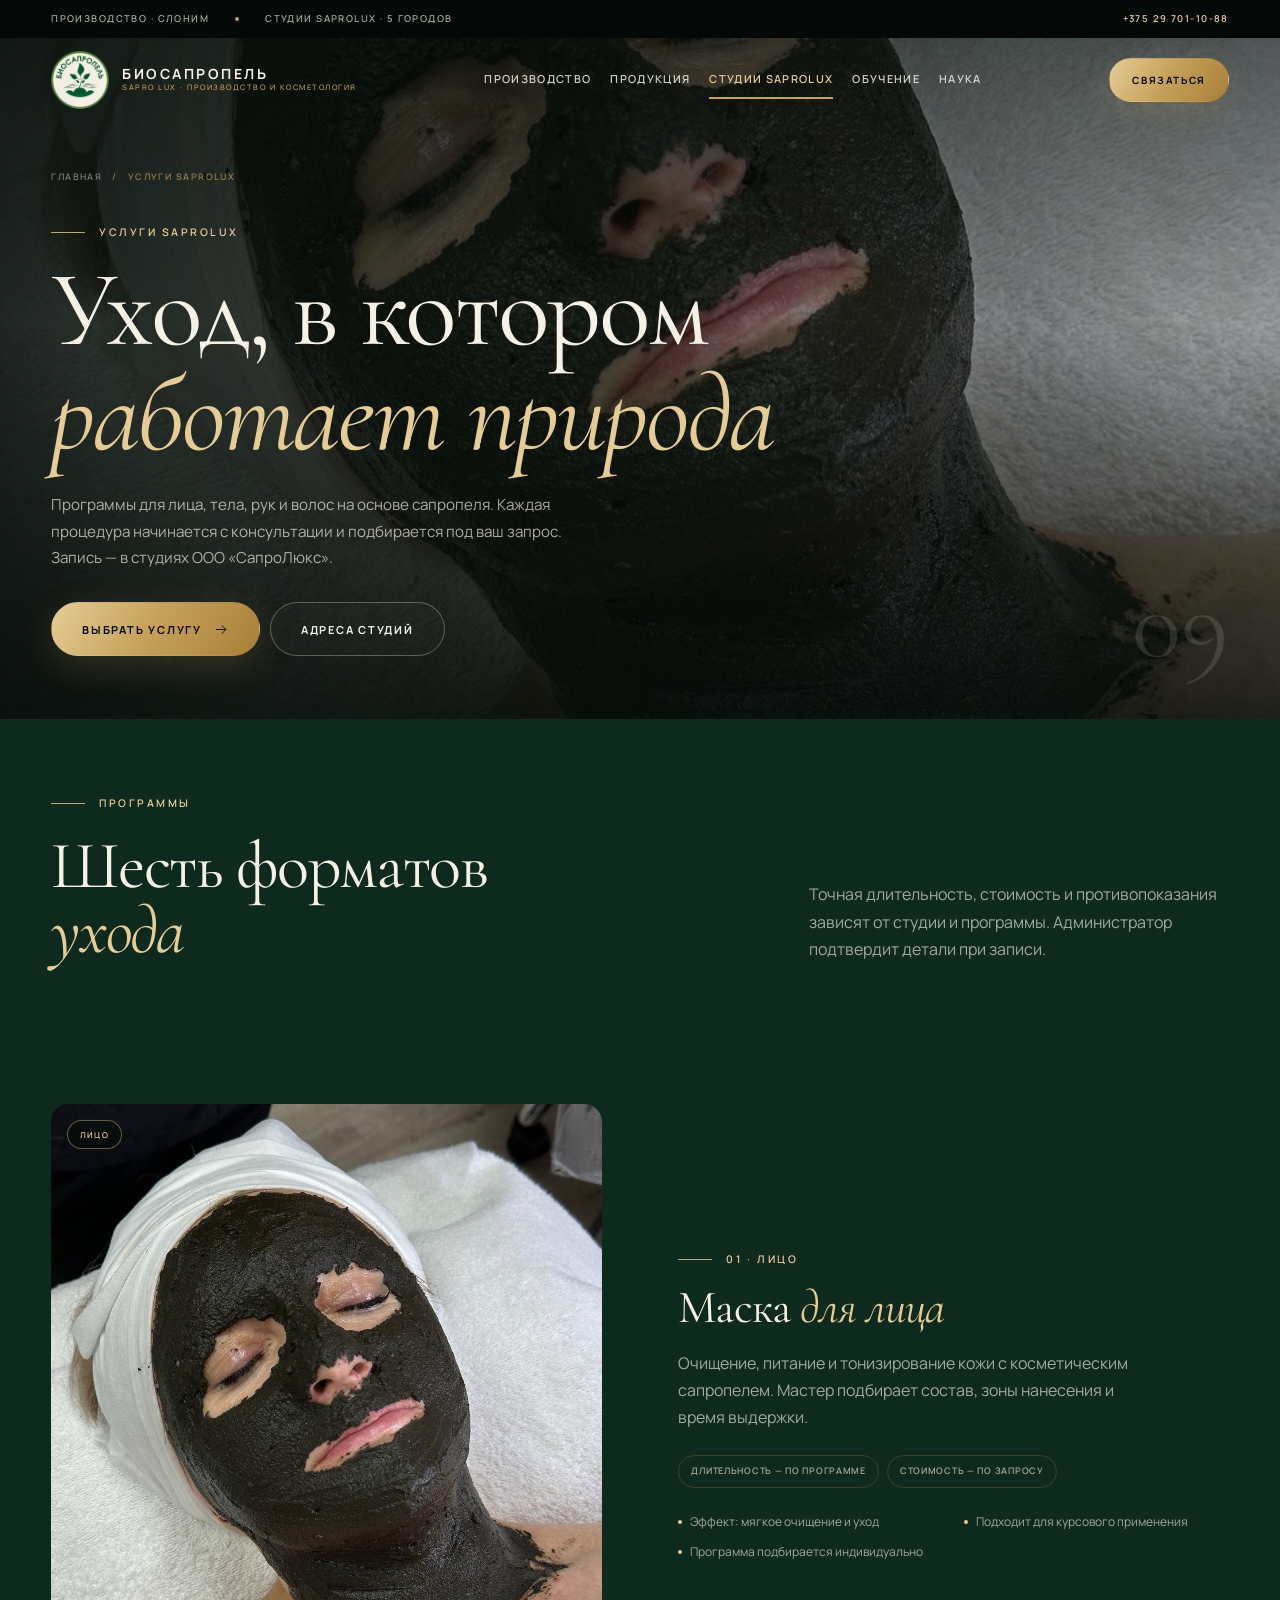
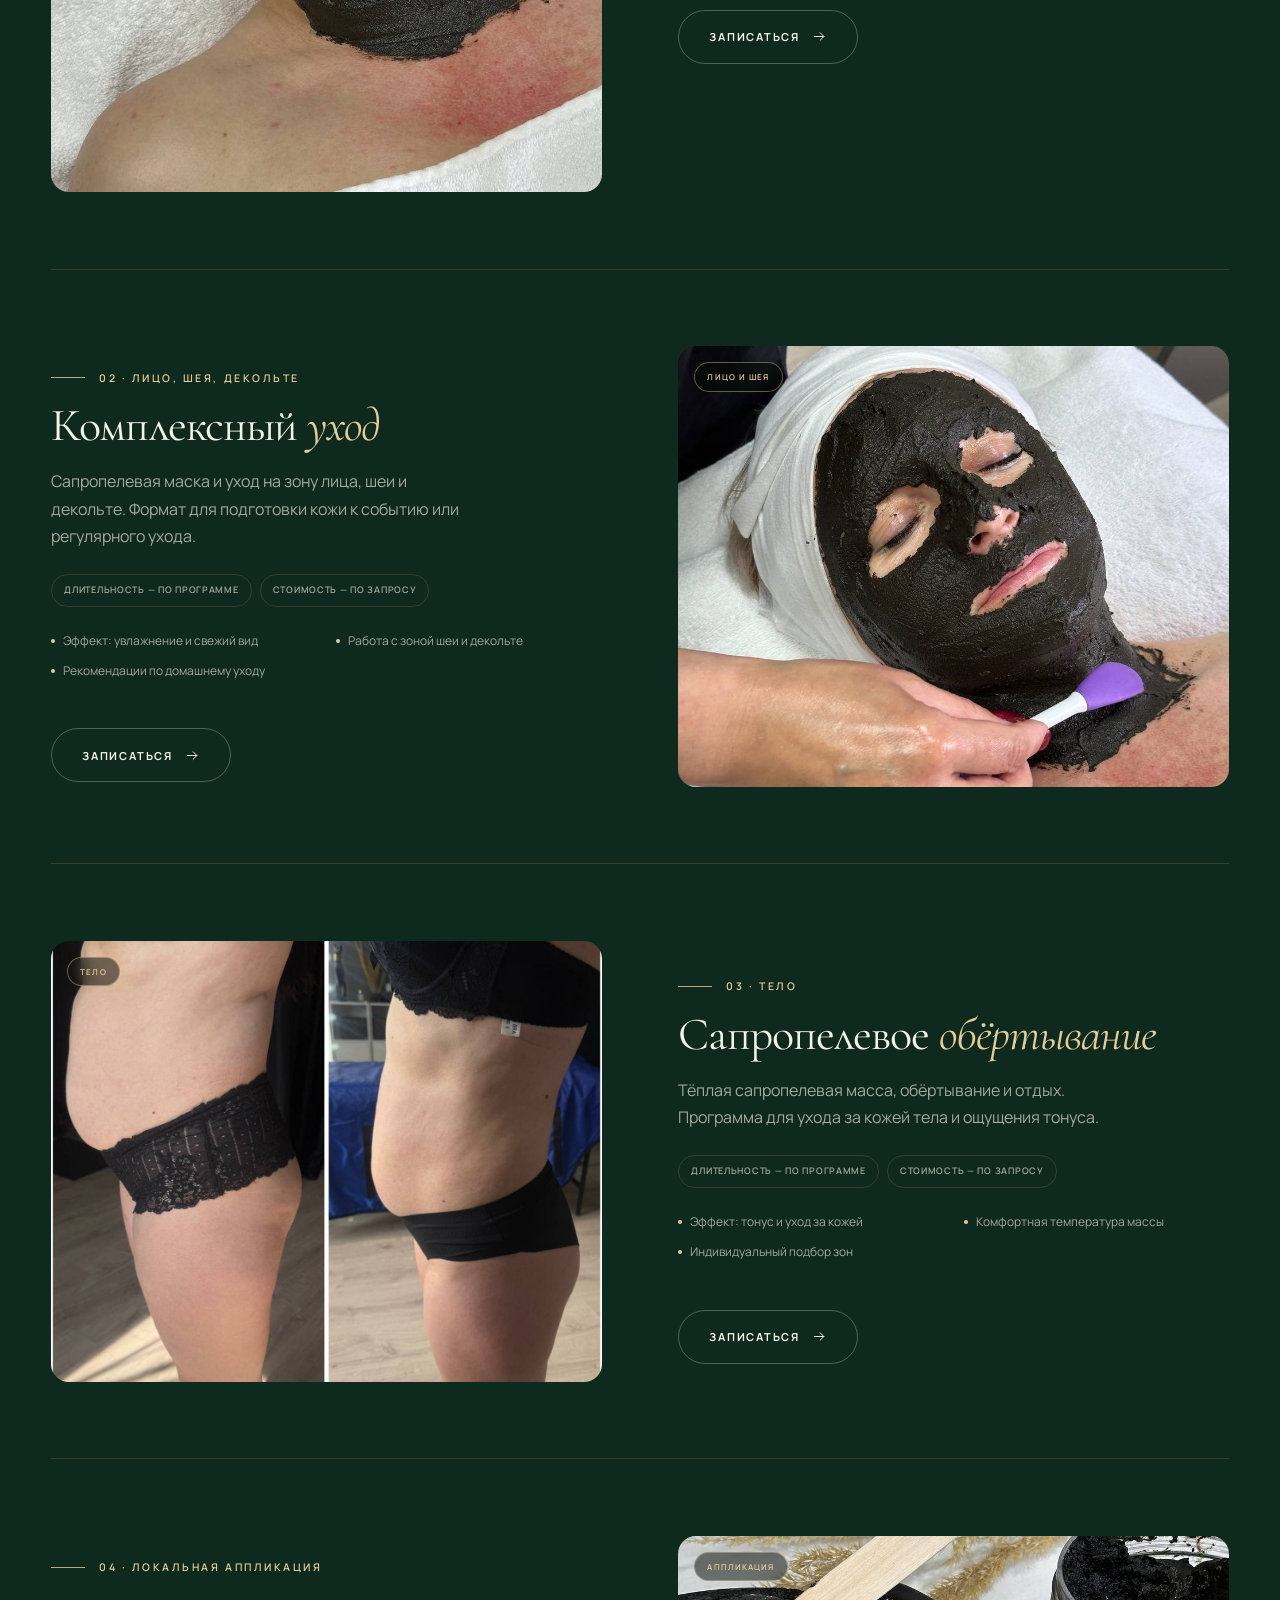
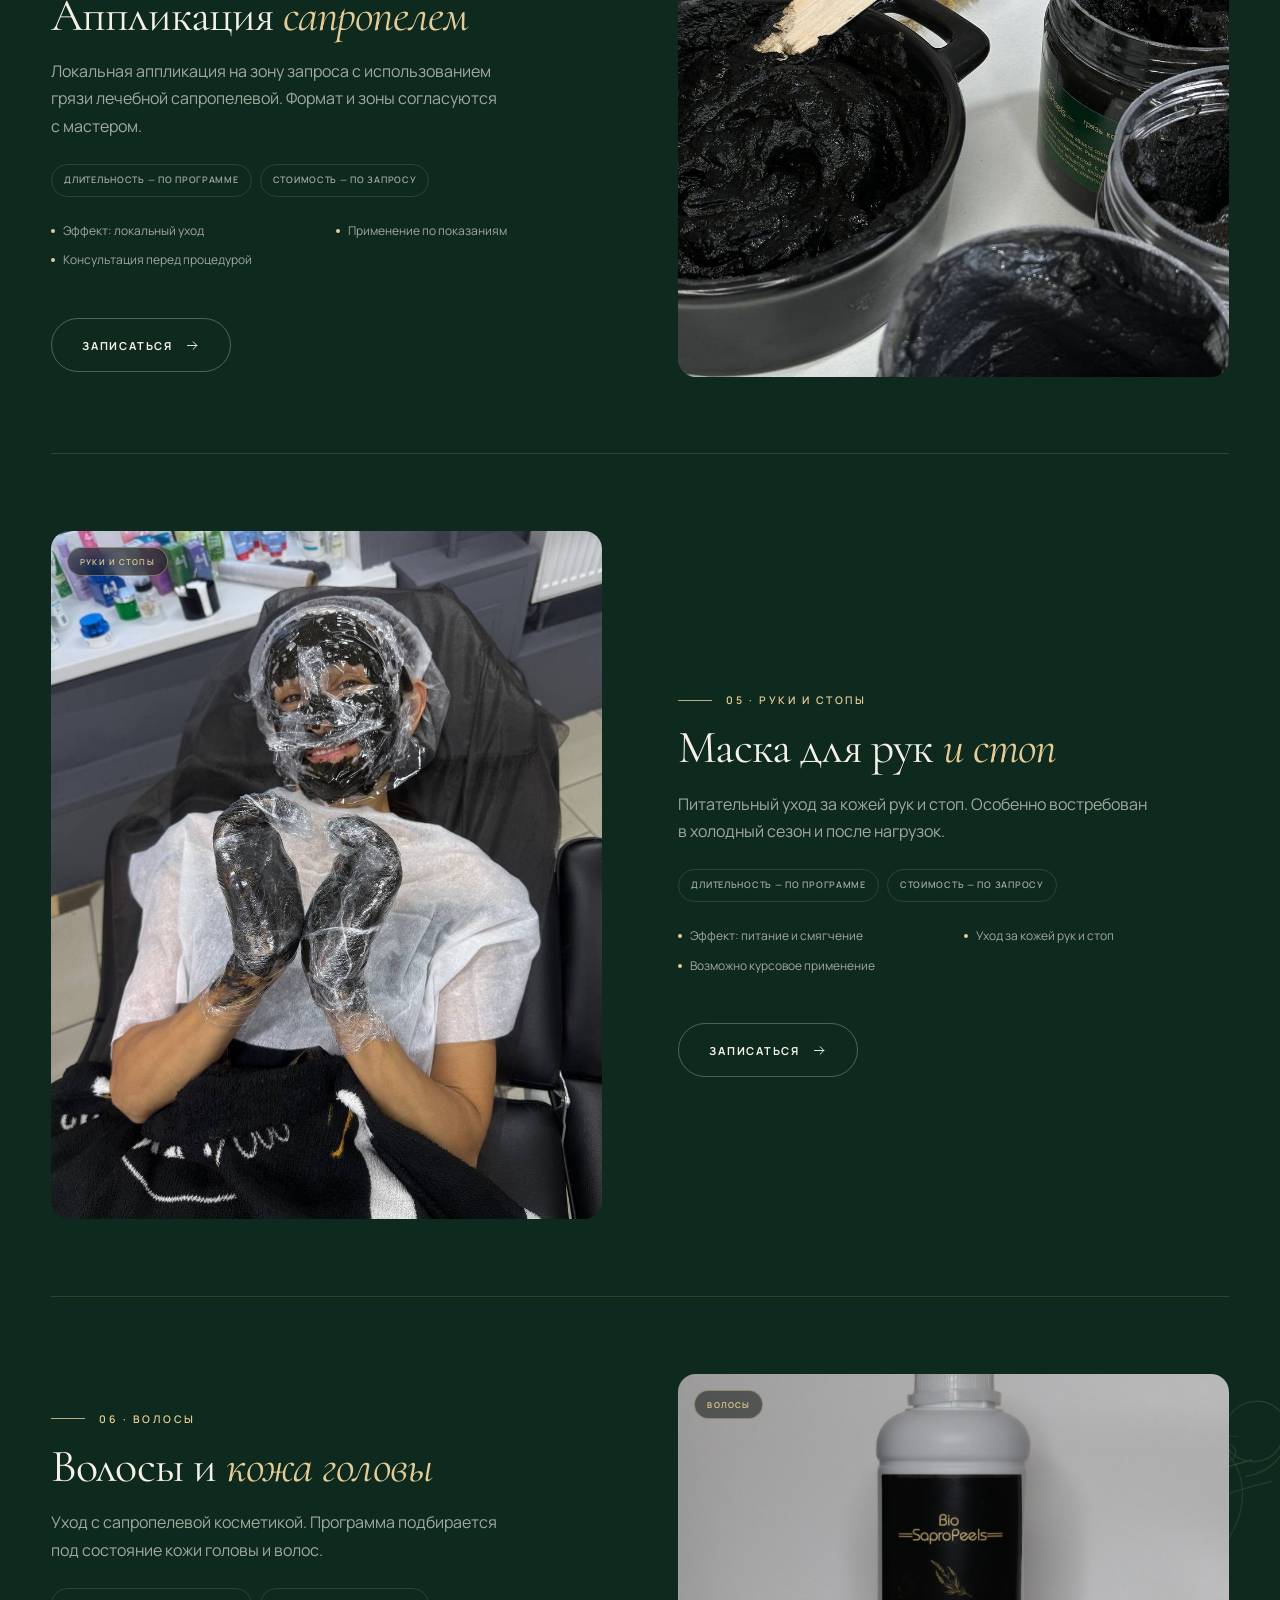
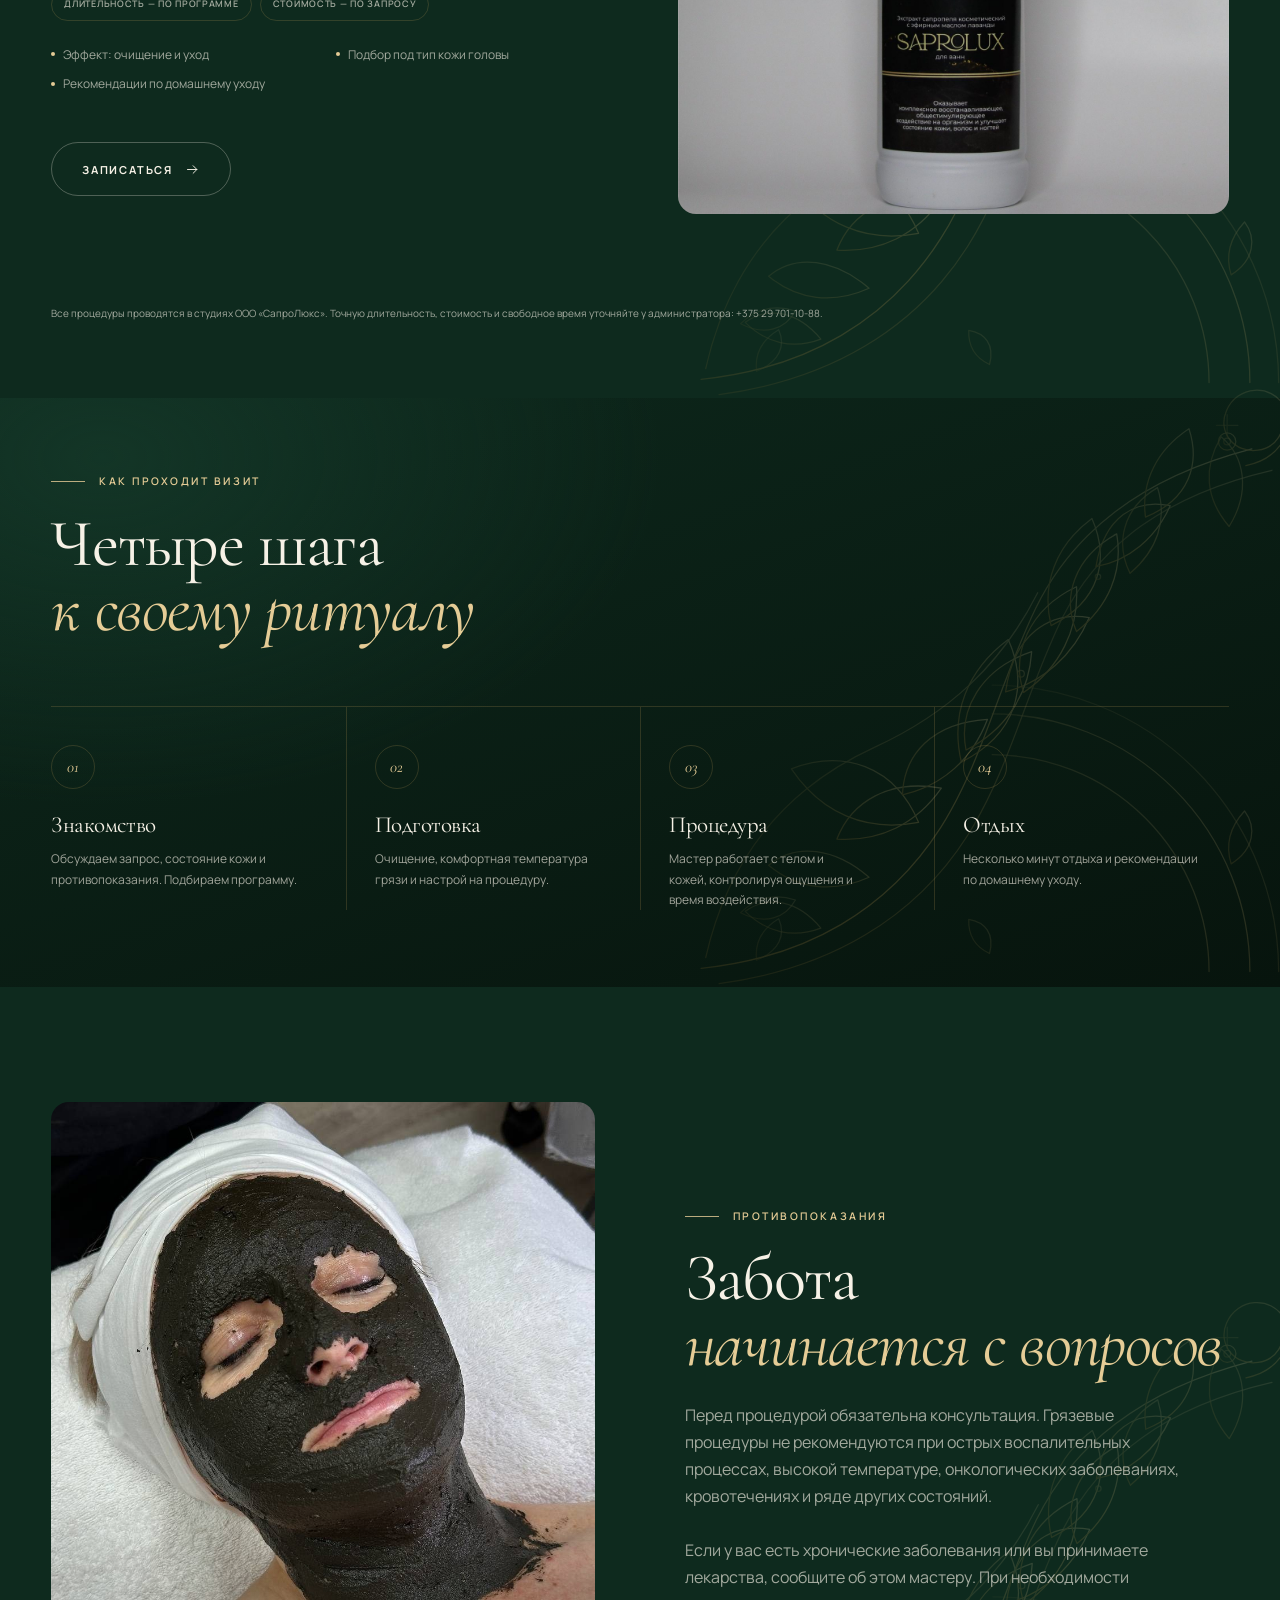
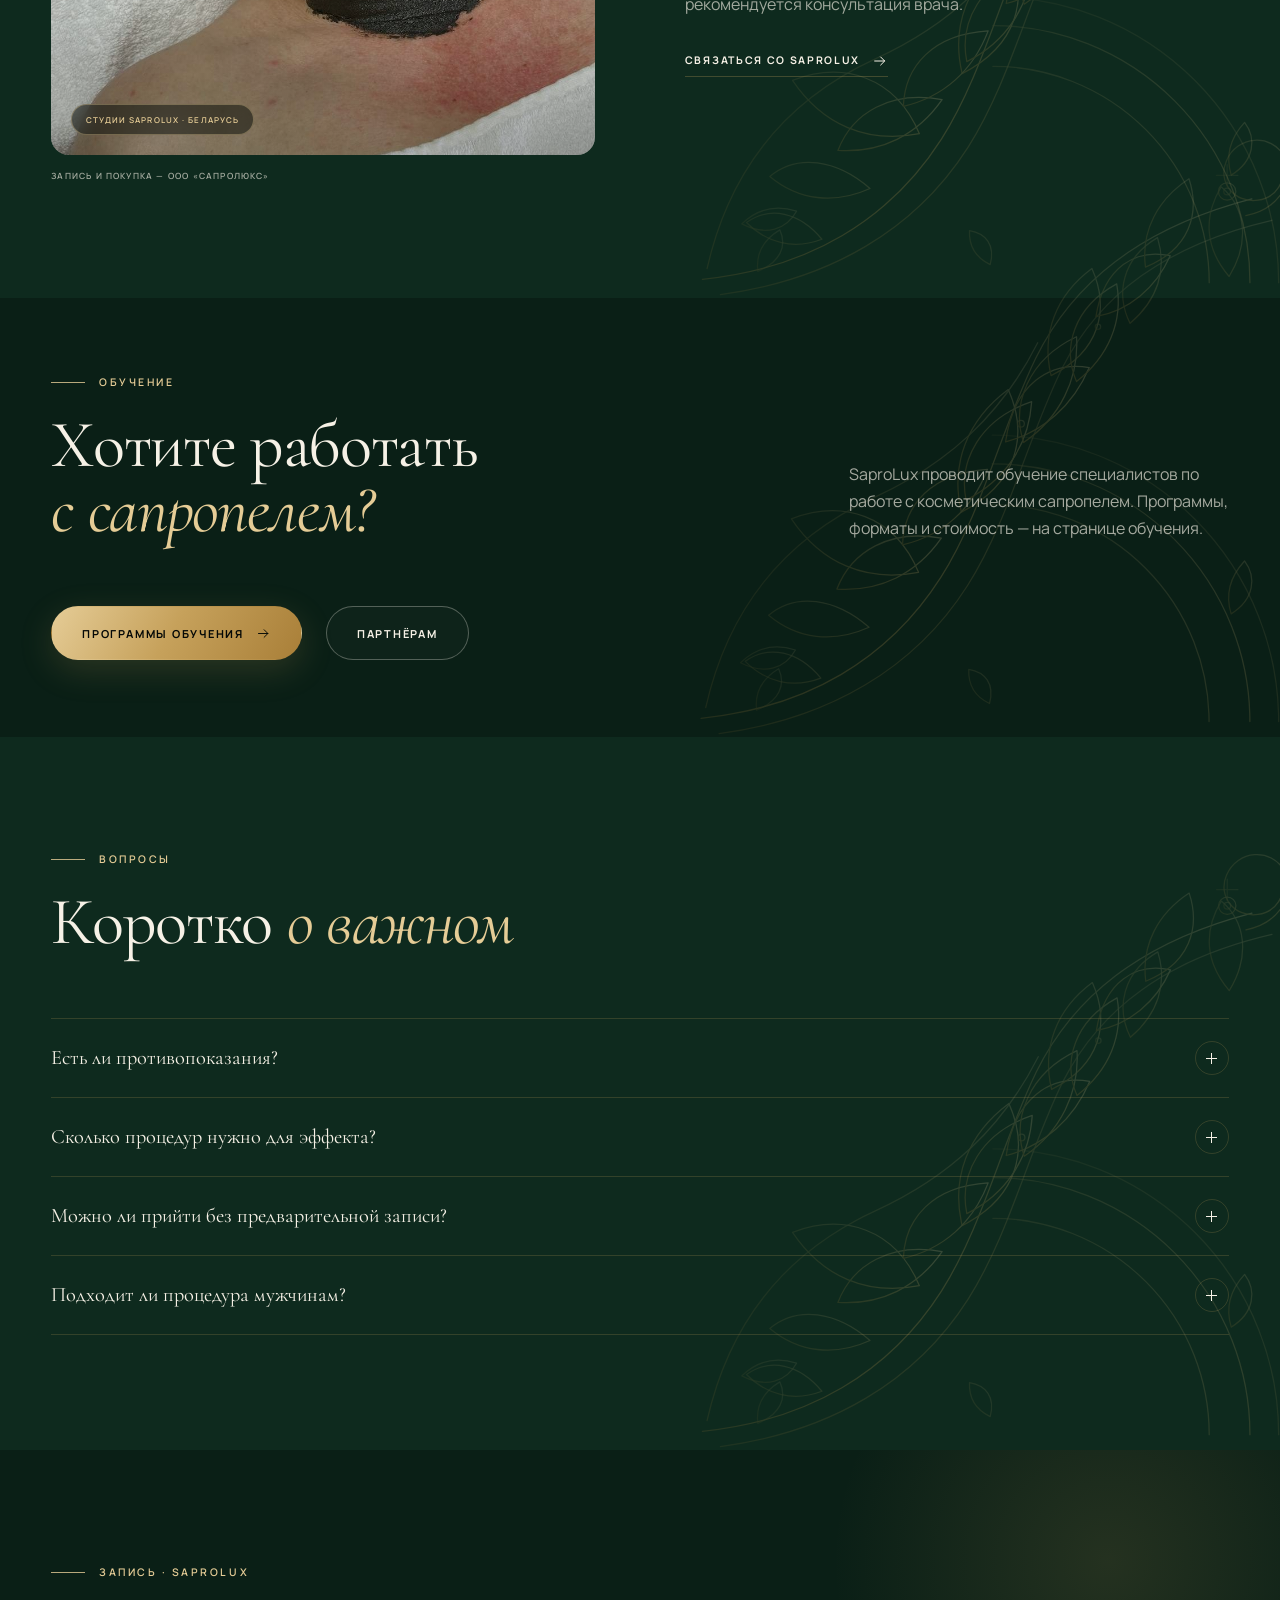
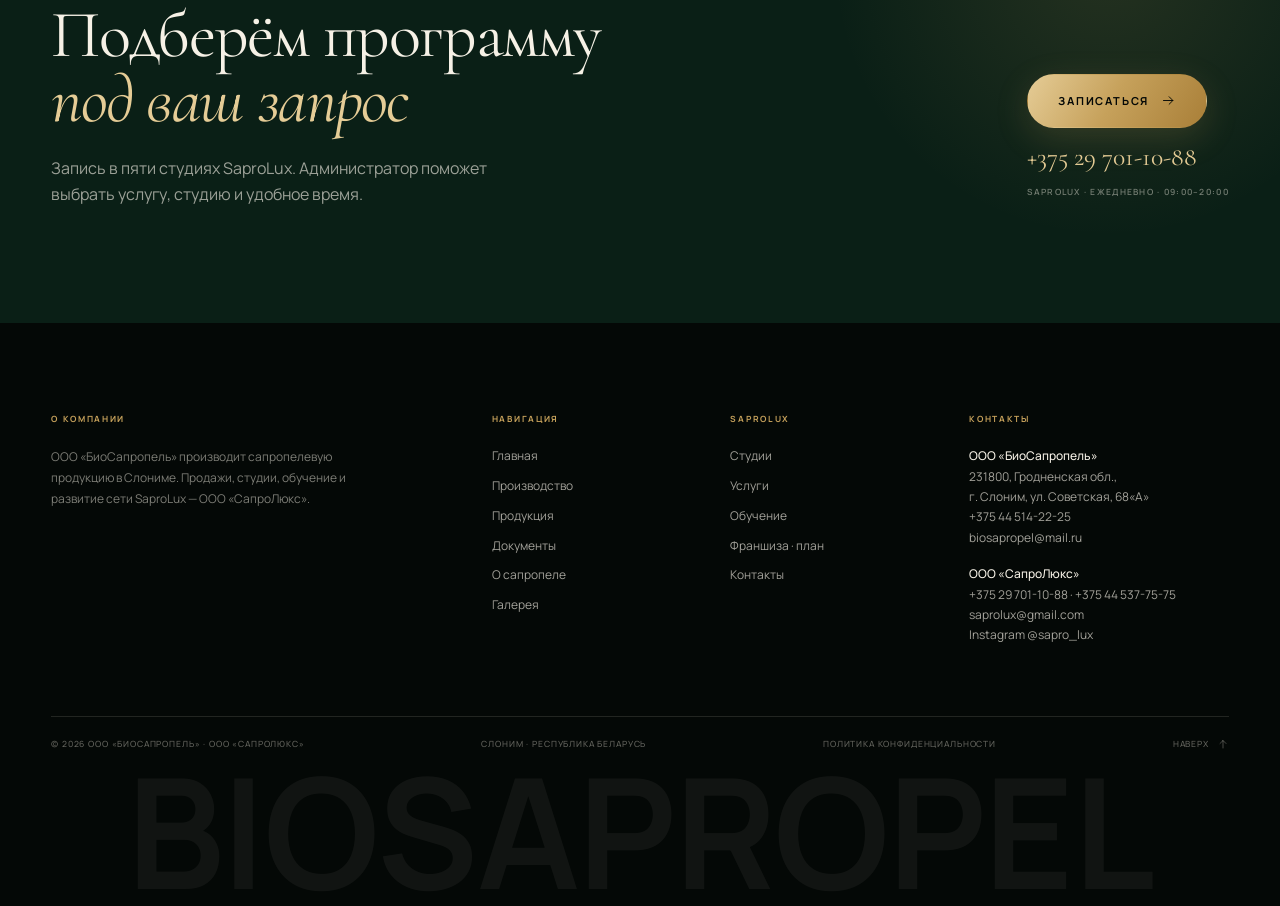
<file: services.html>
<!DOCTYPE html>
<html lang="ru">
<head>
  <meta charset="utf-8">
  <meta name="viewport" content="width=device-width, initial-scale=1">
  <meta name="theme-color" content="#07100b">
  <title>Услуги SaproLux — процедуры для лица и тела</title>
  <meta name="description" content="Услуги SaproLux: маски и уход за лицом, обёртывания, аппликации, уход за руками, волосами и кожей головы. Запись в пяти студиях.">
  <meta property="og:title" content="Услуги SaproLux — процедуры для лица и тела">
  <meta property="og:description" content="Услуги SaproLux: маски и уход за лицом, обёртывания, аппликации, уход за руками, волосами и кожей головы. Запись в пяти студиях.">
  <meta property="og:type" content="website">
  <link rel="canonical" href="https://biosapropel.by/services.html">
  <meta property="og:url" content="https://biosapropel.by/services.html">
  <meta property="og:site_name" content="BIOSAPROPEL">
  <meta property="og:locale" content="ru_RU">
  <meta property="og:image" content="https://biosapropel.by/assets/img/og-default.jpg">
  <meta property="og:image:width" content="1200">
  <meta property="og:image:height" content="630">
  <meta property="og:image:alt" content="BIOSAPROPEL — производство, продукция и косметология SaproLux">
  <meta name="twitter:card" content="summary_large_image">
  <meta name="twitter:title" content="Услуги SaproLux — процедуры для лица и тела">
  <meta name="twitter:description" content="Услуги SaproLux: маски и уход за лицом, обёртывания, аппликации, уход за руками, волосами и кожей головы. Запись в пяти студиях.">
  <meta name="twitter:image" content="https://biosapropel.by/assets/img/og-default.jpg">
  <link rel="icon" href="favicon.ico" sizes="any">
  <link rel="apple-touch-icon" href="assets/img/apple-touch-icon.png">
  <link rel="manifest" href="manifest.webmanifest">
  <link rel="icon" href="assets/img/favicon.svg" type="image/svg+xml">
  <link rel="stylesheet" href="assets/css/style.css">
  <script>document.documentElement.classList.add("js");</script>
</head>
<body class="page-services">
  <a class="skip-link" href="#main">К содержанию</a><div class="topbar">
    <div class="container topbar__inner">
      <div class="topbar__group">
        <span>Производство · Слоним</span>
        <span class="topbar__dot"></span>
        <span class="topbar__group--middle">Студии SaproLux · 5 городов</span>
      </div>
      <div class="topbar__group">
        <a class="topbar__link" href="tel:+375297011088">+375 29 701-10-88</a>
      </div>
    </div>
  </div>
  <header class="site-header" id="header">
    <div class="container site-header__inner">
      <a class="site-logo" href="/" aria-label="БиоСапропель — SaproLux, на главную">
        <img class="site-logo__mark" src="assets/img/brands/logo-biosapropel-round.png" alt="" width="512" height="512">
        <span class="site-logo__text">
          <span class="site-logo__name">БИОСАПРОПЕЛЬ</span>
          <span class="site-logo__sub">SAPRO LUX · производство и косметология</span>
        </span>
      </a>
      <nav class="main-nav" aria-label="Основная навигация">
        <a href="production.html">Производство</a>
        <a href="products.html">Продукция</a>
        <a href="studios.html" class="is-active" aria-current="page">Студии SaproLux</a>
        <a href="training.html">Обучение</a>
        <a href="science.html">Наука</a>
        
      </nav>
      <div class="header-actions">
        <a class="header-phone" href="tel:+375297011088"><span>SaproLux · продажи и запись</span>+375 29 701-10-88</a>
        <a class="btn btn--gold btn--sm" href="contacts.html#contact-form">Связаться</a>
        <button class="burger" type="button" aria-label="Открыть меню" aria-expanded="false" aria-controls="mobile-menu">
          <span></span><span></span><span></span>
        </button>
      </div>
    </div>
  </header>
  <div class="mobile-menu" id="mobile-menu" aria-hidden="true">
    <div class="container">
      <nav class="mobile-menu__nav" aria-label="Мобильная навигация">
        <a href="/">Главная</a>
        <a href="production.html">Производство</a>
        <a href="products.html">Продукция</a>
        <a href="studios.html" aria-current="page">Студии SaproLux</a>
        <a href="training.html">Обучение</a>
        
        <a href="science.html">Наука</a>
        <a href="documents.html">Документы</a>
        <a href="gallery.html">Галерея</a>
        <a href="contacts.html">Контакты</a>
      </nav>
      <div class="mobile-menu__meta">
        <div>
          <a href="tel:+375297011088">+375 29 701-10-88</a><br>
          <a href="tel:+375445377575">+375 44 537-75-75</a><br>
          <a href="mailto:saprolux@gmail.com">saprolux@gmail.com</a>
        </div>
        <div>Студии SaproLux<br>Брест · Кобрин · Барановичи<br>Минск · Альфа-Радон</div>
      </div>
    </div>
  </div>
  <main id="main">
  <section class="page-hero">
    <div class="page-hero__bg" style="background-image:url('assets/img/gallery/procedure-face-02.jpg')"></div>
    <div class="page-hero__veil"></div>
    <div class="container page-hero__inner">
      <nav class="crumbs" aria-label="Хлебные крошки">
        <a href="/">Главная</a><span>/</span><span>Услуги SaproLux</span>
      </nav>
      <p class="eyebrow">Услуги SaproLux</p>
      <h1>Уход, в котором<br><em>работает природа</em></h1>
      <p class="page-hero__text">Программы для лица, тела, рук и волос на основе сапропеля. Каждая процедура начинается с консультации и подбирается под ваш запрос. Запись — в студиях ООО «СапроЛюкс».</p>
      <div class="page-hero__actions reveal">
        <a class="btn btn--gold" href="#services">Выбрать услугу <svg viewBox="0 0 24 24" fill="none" aria-hidden="true"><path d="M4 12h15M13 6l6 6-6 6" stroke="currentColor" stroke-width="1.5" stroke-linecap="round" stroke-linejoin="round"/></svg></a>
        <a class="btn btn--ghost" href="studios.html">Адреса студий</a>
      </div>
    </div>
    <span class="page-hero__index" aria-hidden="true">09</span>
  </section>

  <section class="section section--tight">
    <div class="container">
      <div class="section-head">
        <div class="section-head__title reveal">
          <p class="eyebrow">Программы</p>
          <h2>Шесть форматов<br><em>ухода</em></h2>
        </div>
        <p class="lead reveal" data-delay="1" style="max-width:420px">Точная длительность, стоимость и противопоказания зависят от студии и программы. Администратор подтвердит детали при записи.</p>
      </div>
      <div id="services">
        <article class="product-feature">
          <div class="product-feature__media product-feature__media--tall reveal">
            <img src="assets/img/gallery/procedure-face-02.jpg" alt="Сапропелевая маска для лица" loading="lazy">
            <span class="product-card__tag">Лицо</span>
          </div>
          <div class="product-feature__body reveal" data-delay="1">
            <p class="eyebrow">01 · Лицо</p>
            <h2>Маска <em>для лица</em></h2>
            <p class="lead">Очищение, питание и тонизирование кожи с косметическим сапропелем. Мастер подбирает состав, зоны нанесения и время выдержки.</p>
            <div class="spec-list"><span class="spec">Длительность — по программе</span><span class="spec">Стоимость — по запросу</span></div>
            <ul class="pack-list"><li>Эффект: мягкое очищение и уход</li><li>Подходит для курсового применения</li><li>Программа подбирается индивидуально</li></ul>
            <a class="btn btn--outline-dark mt-32" href="https://apnt.app/gricuk_tatyana" target="_blank" rel="noopener">Записаться <svg viewBox="0 0 24 24" fill="none" aria-hidden="true"><path d="M4 12h15M13 6l6 6-6 6" stroke="currentColor" stroke-width="1.5" stroke-linecap="round" stroke-linejoin="round"/></svg></a>
          </div>
        </article>

        <article class="product-feature product-feature--reverse">
          <div class="product-feature__media reveal">
            <img src="assets/img/gallery/procedure-face-01.jpg" alt="Уход за лицом, шеей и декольте" loading="lazy">
            <span class="product-card__tag">Лицо и шея</span>
          </div>
          <div class="product-feature__body reveal" data-delay="1">
            <p class="eyebrow">02 · Лицо, шея, декольте</p>
            <h2>Комплексный <em>уход</em></h2>
            <p class="lead">Сапропелевая маска и уход на зону лица, шеи и декольте. Формат для подготовки кожи к событию или регулярного ухода.</p>
            <div class="spec-list"><span class="spec">Длительность — по программе</span><span class="spec">Стоимость — по запросу</span></div>
            <ul class="pack-list"><li>Эффект: увлажнение и свежий вид</li><li>Работа с зоной шеи и декольте</li><li>Рекомендации по домашнему уходу</li></ul>
            <a class="btn btn--outline-dark mt-32" href="https://apnt.app/gricuk_tatyana" target="_blank" rel="noopener">Записаться <svg viewBox="0 0 24 24" fill="none" aria-hidden="true"><path d="M4 12h15M13 6l6 6-6 6" stroke="currentColor" stroke-width="1.5" stroke-linecap="round" stroke-linejoin="round"/></svg></a>
          </div>
        </article>

        <article class="product-feature">
          <div class="product-feature__media reveal">
            <img src="assets/img/gallery/result-body-02.jpg" alt="Сапропелевое обёртывание для тела" loading="lazy">
            <span class="product-card__tag">Тело</span>
          </div>
          <div class="product-feature__body reveal" data-delay="1">
            <p class="eyebrow">03 · Тело</p>
            <h2>Сапропелевое <em>обёртывание</em></h2>
            <p class="lead">Тёплая сапропелевая масса, обёртывание и отдых. Программа для ухода за кожей тела и ощущения тонуса.</p>
            <div class="spec-list"><span class="spec">Длительность — по программе</span><span class="spec">Стоимость — по запросу</span></div>
            <ul class="pack-list"><li>Эффект: тонус и уход за кожей</li><li>Комфортная температура массы</li><li>Индивидуальный подбор зон</li></ul>
            <a class="btn btn--outline-dark mt-32" href="https://apnt.app/gricuk_tatyana" target="_blank" rel="noopener">Записаться <svg viewBox="0 0 24 24" fill="none" aria-hidden="true"><path d="M4 12h15M13 6l6 6-6 6" stroke="currentColor" stroke-width="1.5" stroke-linecap="round" stroke-linejoin="round"/></svg></a>
          </div>
        </article>

        <article class="product-feature product-feature--reverse">
          <div class="product-feature__media reveal">
            <img src="assets/img/gallery/procedure-mud-02.jpg" alt="Аппликация сапропелевой грязью" loading="lazy">
            <span class="product-card__tag">Аппликация</span>
          </div>
          <div class="product-feature__body reveal" data-delay="1">
            <p class="eyebrow">04 · Локальная аппликация</p>
            <h2>Аппликация <em>сапропелем</em></h2>
            <p class="lead">Локальная аппликация на зону запроса с использованием грязи лечебной сапропелевой. Формат и зоны согласуются с мастером.</p>
            <div class="spec-list"><span class="spec">Длительность — по программе</span><span class="spec">Стоимость — по запросу</span></div>
            <ul class="pack-list"><li>Эффект: локальный уход</li><li>Применение по показаниям</li><li>Консультация перед процедурой</li></ul>
            <a class="btn btn--outline-dark mt-32" href="https://apnt.app/gricuk_tatyana" target="_blank" rel="noopener">Записаться <svg viewBox="0 0 24 24" fill="none" aria-hidden="true"><path d="M4 12h15M13 6l6 6-6 6" stroke="currentColor" stroke-width="1.5" stroke-linecap="round" stroke-linejoin="round"/></svg></a>
          </div>
        </article>

        <article class="product-feature">
          <div class="product-feature__media product-feature__media--tall reveal">
            <img src="assets/img/gallery/procedure-mask-hands.jpg" alt="Маска для рук и стоп" loading="lazy">
            <span class="product-card__tag">Руки и стопы</span>
          </div>
          <div class="product-feature__body reveal" data-delay="1">
            <p class="eyebrow">05 · Руки и стопы</p>
            <h2>Маска для рук <em>и стоп</em></h2>
            <p class="lead">Питательный уход за кожей рук и стоп. Особенно востребован в холодный сезон и после нагрузок.</p>
            <div class="spec-list"><span class="spec">Длительность — по программе</span><span class="spec">Стоимость — по запросу</span></div>
            <ul class="pack-list"><li>Эффект: питание и смягчение</li><li>Уход за кожей рук и стоп</li><li>Возможно курсовое применение</li></ul>
            <a class="btn btn--outline-dark mt-32" href="https://apnt.app/gricuk_tatyana" target="_blank" rel="noopener">Записаться <svg viewBox="0 0 24 24" fill="none" aria-hidden="true"><path d="M4 12h15M13 6l6 6-6 6" stroke="currentColor" stroke-width="1.5" stroke-linecap="round" stroke-linejoin="round"/></svg></a>
          </div>
        </article>

        <article class="product-feature product-feature--reverse">
          <div class="product-feature__media reveal">
            <img src="assets/img/gallery/product-saprolux-02.jpg" alt="Уход за волосами и кожей головы" loading="lazy">
            <span class="product-card__tag">Волосы</span>
          </div>
          <div class="product-feature__body reveal" data-delay="1">
            <p class="eyebrow">06 · Волосы</p>
            <h2>Волосы и <em>кожа головы</em></h2>
            <p class="lead">Уход с сапропелевой косметикой. Программа подбирается под состояние кожи головы и волос.</p>
            <div class="spec-list"><span class="spec">Длительность — по программе</span><span class="spec">Стоимость — по запросу</span></div>
            <ul class="pack-list"><li>Эффект: очищение и уход</li><li>Подбор под тип кожи головы</li><li>Рекомендации по домашнему уходу</li></ul>
            <a class="btn btn--outline-dark mt-32" href="https://apnt.app/gricuk_tatyana" target="_blank" rel="noopener">Записаться <svg viewBox="0 0 24 24" fill="none" aria-hidden="true"><path d="M4 12h15M13 6l6 6-6 6" stroke="currentColor" stroke-width="1.5" stroke-linecap="round" stroke-linejoin="round"/></svg></a>
          </div>
        </article>
      </div>
      <p class="table-note reveal">Все процедуры проводятся в студиях ООО «СапроЛюкс». Точную длительность, стоимость и свободное время уточняйте у администратора: <a href="tel:+375297011088">+375 29 701-10-88</a>.</p>
    </div>
  </section>

  <section class="section section--paper section--tight">
    <div class="container">
      <div class="section-head">
        <div class="section-head__title reveal">
          <p class="eyebrow">Как проходит визит</p>
          <h2>Четыре шага<br><em>к своему ритуалу</em></h2>
        </div>
      </div>
      <div class="process">
        <div class="process__grid">
          <div class="process-step reveal"><span class="process-step__num">01</span><h3>Знакомство</h3><p>Обсуждаем запрос, состояние кожи и противопоказания. Подбираем программу.</p></div>
          <div class="process-step reveal" data-delay="1"><span class="process-step__num">02</span><h3>Подготовка</h3><p>Очищение, комфортная температура грязи и настрой на процедуру.</p></div>
          <div class="process-step reveal" data-delay="2"><span class="process-step__num">03</span><h3>Процедура</h3><p>Мастер работает с телом и кожей, контролируя ощущения и время воздействия.</p></div>
          <div class="process-step reveal" data-delay="3"><span class="process-step__num">04</span><h3>Отдых</h3><p>Несколько минут отдыха и рекомендации по домашнему уходу.</p></div>
        </div>
      </div>
    </div>
  </section>

  <section class="section">
    <div class="container">
      <div class="split">
        <div class="split__media reveal">
          <div class="split__image">
            <img src="assets/img/gallery/procedure-face-02.jpg" alt="Процедура SaproLux" loading="lazy">
            <span class="image-note">Студии SaproLux · Беларусь</span>
          </div>
          <span class="split__caption">Запись и покупка — ООО «СапроЛюкс»</span>
        </div>
        <div class="split__body reveal" data-delay="1">
          <p class="eyebrow">Противопоказания</p>
          <h2>Забота<br><em>начинается с вопросов</em></h2>
          <p class="lead">Перед процедурой обязательна консультация. Грязевые процедуры не рекомендуются при острых воспалительных процессах, высокой температуре, онкологических заболеваниях, кровотечениях и ряде других состояний.</p>
          <p class="lead">Если у вас есть хронические заболевания или вы принимаете лекарства, сообщите об этом мастеру. При необходимости рекомендуется консультация врача.</p>
          <a class="arrow-link" href="contacts.html">Связаться со SaproLux <svg viewBox="0 0 24 24" fill="none" aria-hidden="true"><path d="M4 12h15M13 6l6 6-6 6" stroke="currentColor" stroke-width="1.5" stroke-linecap="round" stroke-linejoin="round"/></svg></a>
        </div>
      </div>
    </div>
  </section>

  <section class="section section--dark section--tight">
    <div class="container">
      <div class="section-head">
        <div class="section-head__title reveal">
          <p class="eyebrow">Обучение</p>
          <h2>Хотите работать<br><em>с сапропелем?</em></h2>
        </div>
        <p class="lead reveal" data-delay="1" style="max-width:380px">SaproLux проводит обучение специалистов по работе с косметическим сапропелем. Программы, форматы и стоимость — на странице обучения.</p>
      </div>
      <div class="mt-40 reveal action-row">
        <a class="btn btn--gold" href="training.html">Программы обучения <svg viewBox="0 0 24 24" fill="none" aria-hidden="true"><path d="M4 12h15M13 6l6 6-6 6" stroke="currentColor" stroke-width="1.5" stroke-linecap="round" stroke-linejoin="round"/></svg></a>
        <a class="btn btn--ghost" href="training.html">Партнёрам</a>
      </div>
    </div>
  </section>

  <section class="section">
    <div class="container">
      <div class="section-head">
        <div class="section-head__title reveal">
          <p class="eyebrow">Вопросы</p>
          <h2>Коротко <em>о важном</em></h2>
        </div>
      </div>
      <div class="faq">
        <div class="faq-item reveal">
          <button class="faq-q" type="button" aria-expanded="false"><span>Есть ли противопоказания?</span><span class="faq-q__icon"></span></button>
          <div class="faq-a"><div class="faq-a__inner">Да. Грязевые процедуры не рекомендуются при острых воспалительных процессах, высокой температуре, онкологических заболеваниях, кровотечениях и ряде других состояний. Перед визитом обязательна консультация специалиста.</div></div>
        </div>
        <div class="faq-item reveal">
          <button class="faq-q" type="button" aria-expanded="false"><span>Сколько процедур нужно для эффекта?</span><span class="faq-q__icon"></span></button>
          <div class="faq-a"><div class="faq-a__inner">Программа и количество визитов подбираются индивидуально. Мастер оценит состояние кожи, ваш запрос и реакцию на первую процедуру, после чего предложит план.</div></div>
        </div>
        <div class="faq-item reveal">
          <button class="faq-q" type="button" aria-expanded="false"><span>Можно ли прийти без предварительной записи?</span><span class="faq-q__icon"></span></button>
          <div class="faq-a"><div class="faq-a__inner">Студии работают по предварительной записи. Запишитесь онлайн или по телефону — администратор подтвердит удобное время и студию.</div></div>
        </div>
        <div class="faq-item reveal">
          <button class="faq-q" type="button" aria-expanded="false"><span>Подходит ли процедура мужчинам?</span><span class="faq-q__icon"></span></button>
          <div class="faq-a"><div class="faq-a__inner">Да. Уход за кожей и восстановление после нагрузок востребованы у мужчин и женщин. Мастер подберёт комфортный формат.</div></div>
        </div>
      </div>
    </div>
  </section>

  <section class="cta">
    <div class="container cta__inner">
      <div class="reveal">
        <p class="eyebrow">Запись · SaproLux</p>
        <h2 class="cta__title">Подберём программу<br><em>под ваш запрос</em></h2>
        <p class="cta__text">Запись в пяти студиях SaproLux. Администратор поможет выбрать услугу, студию и удобное время.</p>
      </div>
      <div class="cta__actions reveal" data-delay="1">
        <a class="btn btn--gold" href="https://apnt.app/gricuk_tatyana" target="_blank" rel="noopener">Записаться <svg viewBox="0 0 24 24" fill="none" aria-hidden="true"><path d="M4 12h15M13 6l6 6-6 6" stroke="currentColor" stroke-width="1.5" stroke-linecap="round" stroke-linejoin="round"/></svg></a>
        <a class="cta__phone" href="tel:+375297011088">+375 29 701-10-88</a>
        <span class="cta__phone-note">SaproLux · ежедневно · 09:00–20:00</span>
      </div>
    </div>
  </section>
</main>

<footer class="site-footer">
    <div class="container">
      <div class="footer__top">
        <div class="footer__brand">
          <div class="footer__title">О компании</div>
          <p>ООО «БиоСапропель» производит сапропелевую продукцию в Слониме. Продажи, студии, обучение и развитие сети SaproLux — ООО «СапроЛюкс».</p>
        </div>
        <div>
          <div class="footer__title">Навигация</div>
          <div class="footer__links">
            <a href="/">Главная</a>
            <a href="production.html">Производство</a>
            <a href="products.html">Продукция</a>
            <a href="documents.html">Документы</a>
            <a href="science.html">О сапропеле</a>
            <a href="gallery.html">Галерея</a>
          </div>
        </div>
        <div>
          <div class="footer__title">SaproLux</div>
          <div class="footer__links">
            <a href="studios.html">Студии</a>
            <a href="services.html">Услуги</a>
            <a href="training.html">Обучение</a>
            
            <a href="franchise.html">Франшиза · план</a>
            <a href="contacts.html">Контакты</a>
          </div>
        </div>
        <div>
          <div class="footer__title">Контакты</div>
          <div class="footer__contact">
            <div><strong>ООО «БиоСапропель»</strong>231800, Гродненская обл.,<br>г. Слоним, ул. Советская, 68«А»<br><a href="tel:+375445142225">+375 44 514-22-25</a><br><a href="mailto:biosapropel@mail.ru">biosapropel@mail.ru</a></div>
            <div><strong>ООО «СапроЛюкс»</strong><a href="tel:+375297011088">+375 29 701-10-88</a> · <a href="tel:+375445377575">+375 44 537-75-75</a><br><a href="mailto:saprolux@gmail.com">saprolux@gmail.com</a><br><a href="https://instagram.com/sapro_lux" target="_blank" rel="noopener">Instagram @sapro_lux</a></div>
          </div>
        </div>
      </div>
      <div class="footer__bottom">
        <span>© <span data-year>2026</span> ООО «БиоСапропель» · ООО «СапроЛюкс»</span>
        <span>Слоним · Республика Беларусь</span>
        <a href="privacy.html">Политика конфиденциальности</a>
        <a class="to-top" href="#" data-to-top>Наверх <svg viewBox="0 0 24 24" fill="none" aria-hidden="true"><path d="M12 20V5M6 11l6-6 6 6" stroke="currentColor" stroke-width="1.5" stroke-linecap="round" stroke-linejoin="round"/></svg></a>
      </div>
    </div>
    <div class="footer__big" aria-hidden="true">BIOSAPROPEL</div>
  </footer>
<script src="assets/js/main.js"></script>
</body>
</html>
</file>
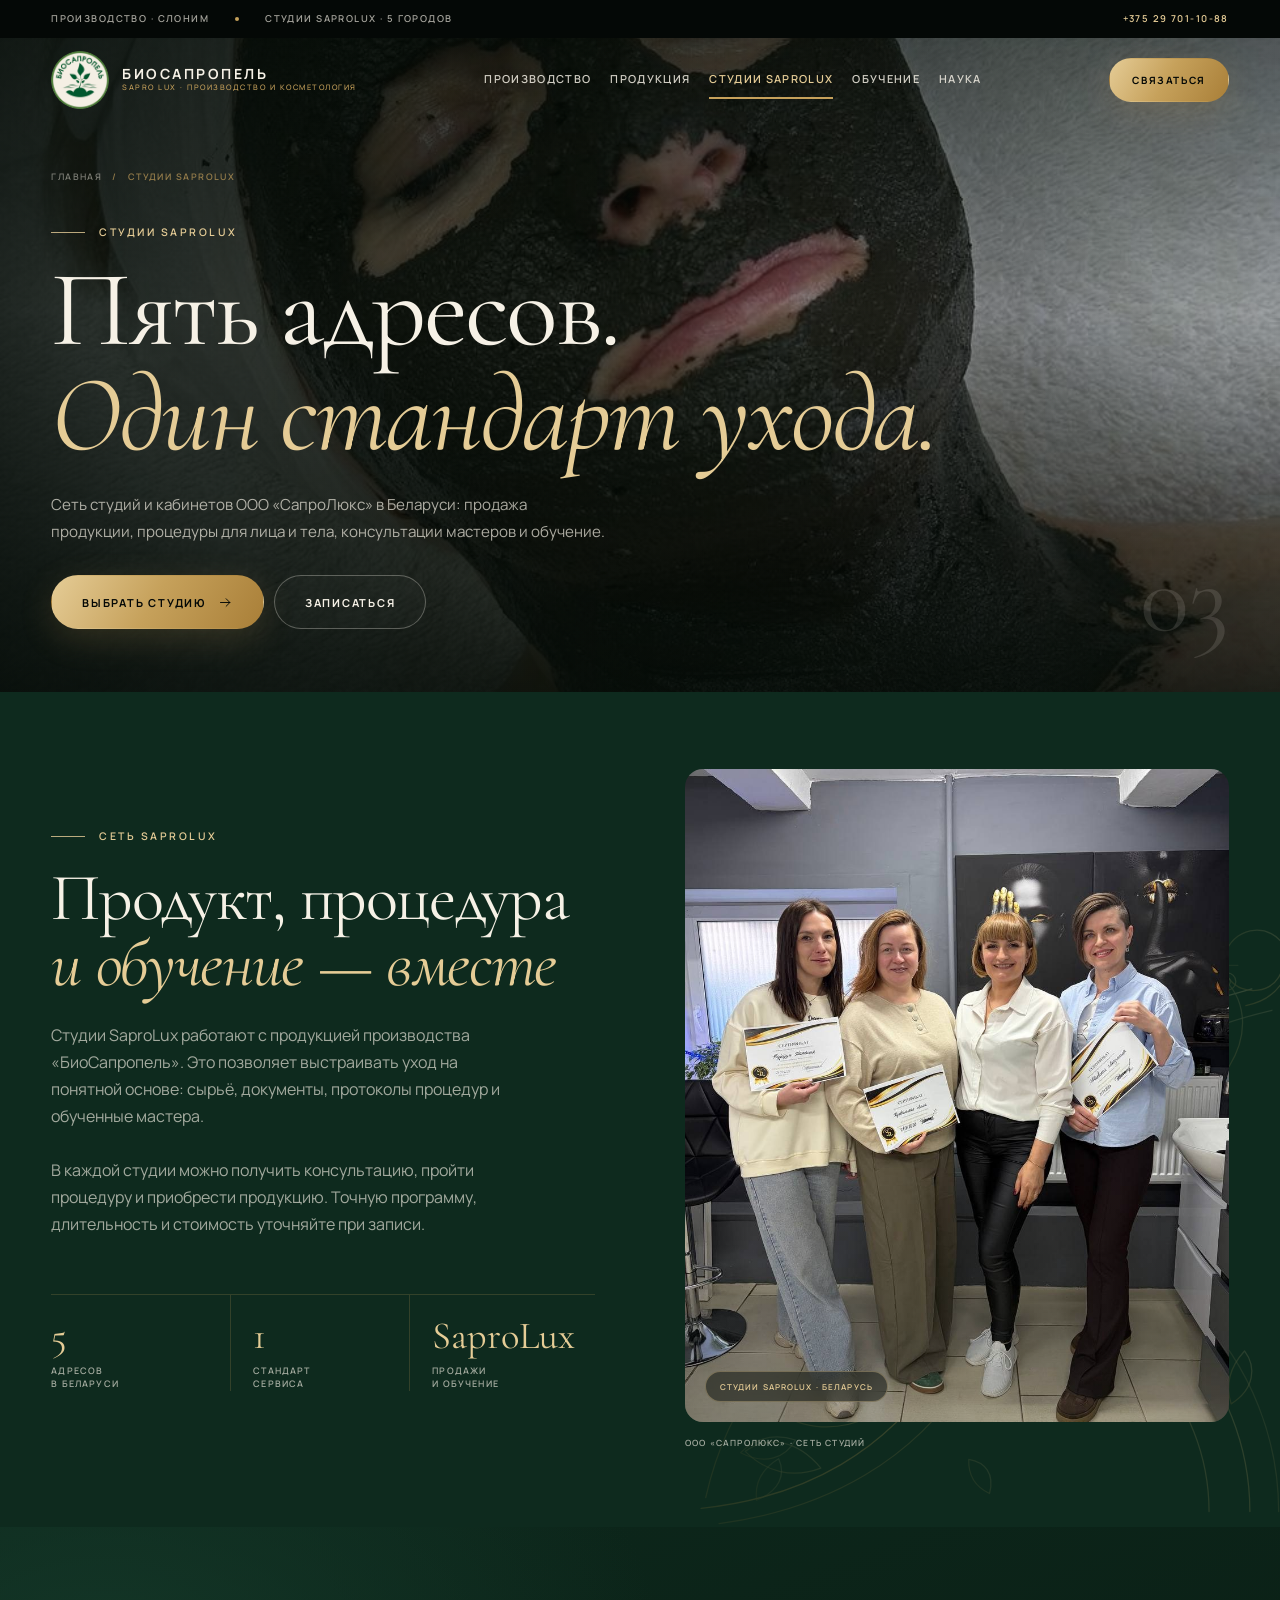
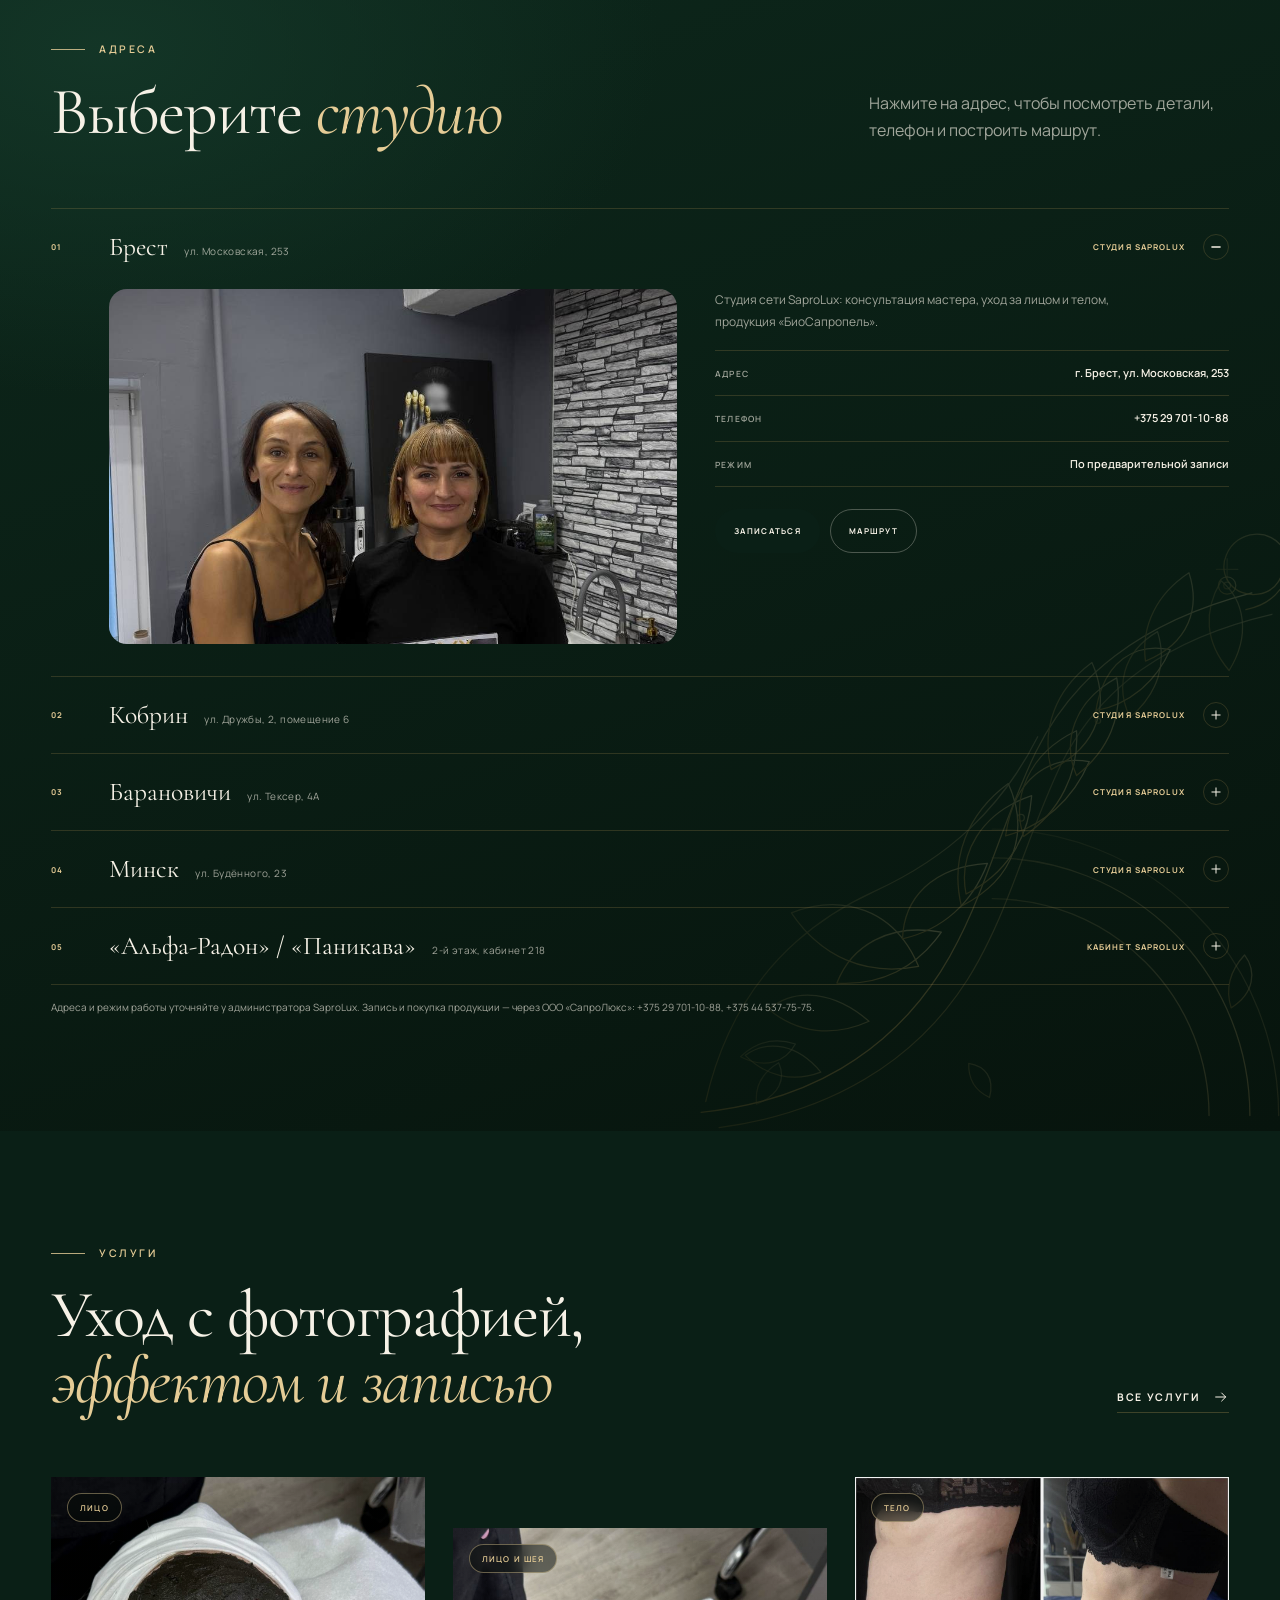
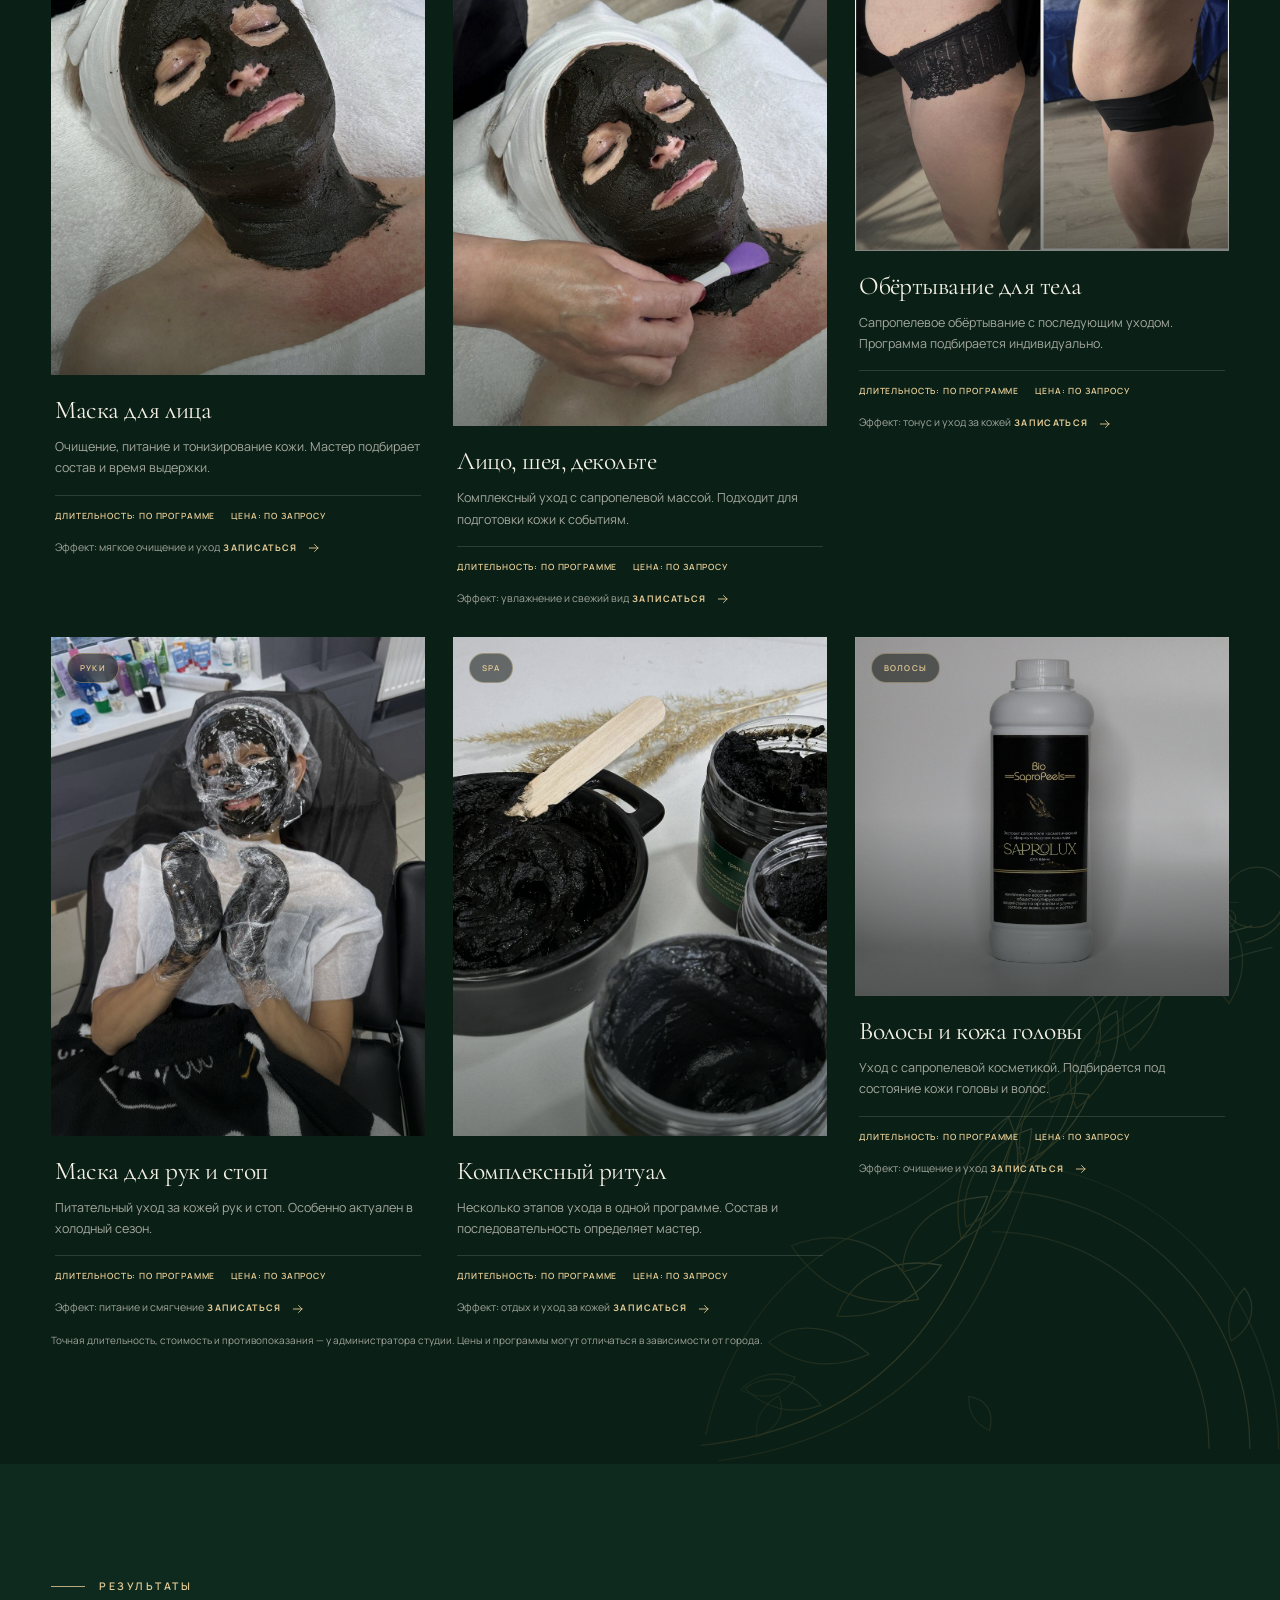
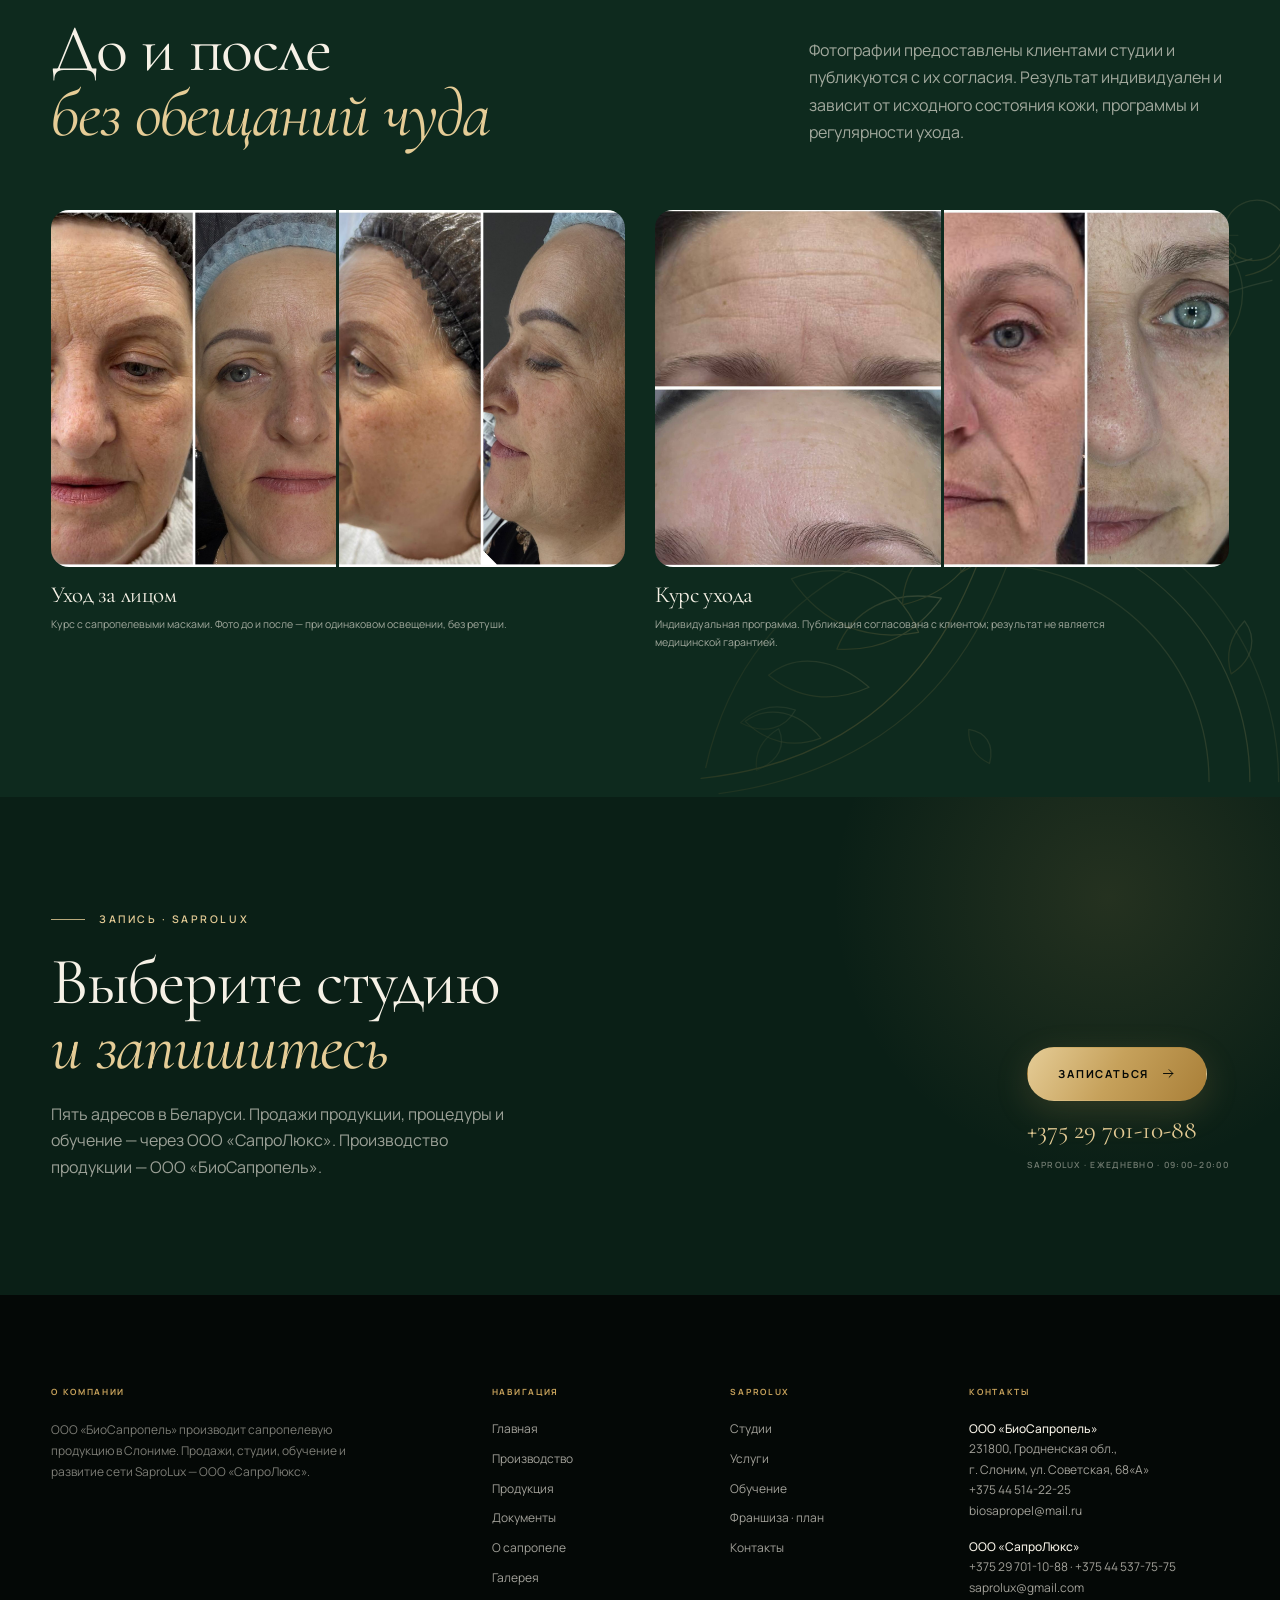
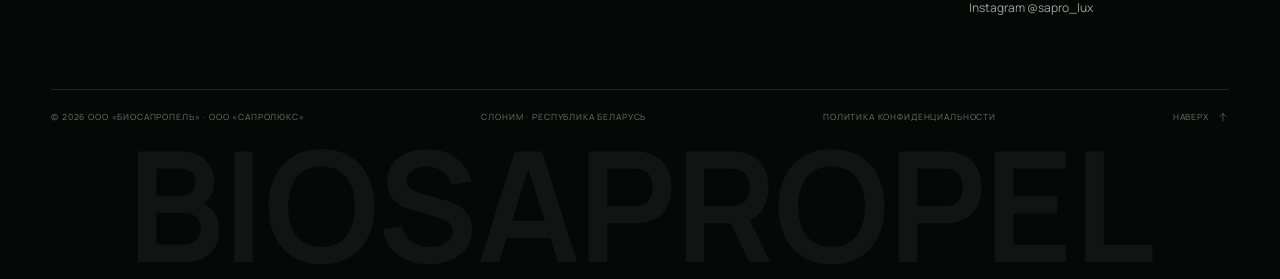
<file: studios.html>
<!DOCTYPE html>
<html lang="ru">
<head>
  <meta charset="utf-8">
  <meta name="viewport" content="width=device-width, initial-scale=1">
  <meta name="theme-color" content="#07100b">
  <title>Студии SaproLux — адреса, услуги и запись</title>
  <meta name="description" content="Студии SaproLux в Бресте, Кобрине, Барановичах, Минске и кабинете «Альфа-Радон» / «Паникава». Адреса, услуги и запись.">
  <meta property="og:title" content="Студии SaproLux — адреса, услуги и запись">
  <meta property="og:description" content="Студии SaproLux в Бресте, Кобрине, Барановичах, Минске и кабинете «Альфа-Радон» / «Паникава». Адреса, услуги и запись.">
  <meta property="og:type" content="website">
  <link rel="canonical" href="https://biosapropel.by/studios.html">
  <meta property="og:url" content="https://biosapropel.by/studios.html">
  <meta property="og:site_name" content="BIOSAPROPEL">
  <meta property="og:locale" content="ru_RU">
  <meta property="og:image" content="https://biosapropel.by/assets/img/og-default.jpg">
  <meta property="og:image:width" content="1200">
  <meta property="og:image:height" content="630">
  <meta property="og:image:alt" content="BIOSAPROPEL — производство, продукция и косметология SaproLux">
  <meta name="twitter:card" content="summary_large_image">
  <meta name="twitter:title" content="Студии SaproLux — адреса, услуги и запись">
  <meta name="twitter:description" content="Студии SaproLux в Бресте, Кобрине, Барановичах, Минске и кабинете «Альфа-Радон» / «Паникава». Адреса, услуги и запись.">
  <meta name="twitter:image" content="https://biosapropel.by/assets/img/og-default.jpg">
  <link rel="icon" href="favicon.ico" sizes="any">
  <link rel="apple-touch-icon" href="assets/img/apple-touch-icon.png">
  <link rel="manifest" href="manifest.webmanifest">
  <link rel="icon" href="assets/img/favicon.svg" type="image/svg+xml">
  <link rel="stylesheet" href="assets/css/style.css">
  <script>document.documentElement.classList.add("js");</script>
</head>
<body class="page-studios">
  <a class="skip-link" href="#main">К содержанию</a><div class="topbar">
    <div class="container topbar__inner">
      <div class="topbar__group">
        <span>Производство · Слоним</span>
        <span class="topbar__dot"></span>
        <span class="topbar__group--middle">Студии SaproLux · 5 городов</span>
      </div>
      <div class="topbar__group">
        <a class="topbar__link" href="tel:+375297011088">+375 29 701-10-88</a>
      </div>
    </div>
  </div>
  <header class="site-header" id="header">
    <div class="container site-header__inner">
      <a class="site-logo" href="/" aria-label="БиоСапропель — SaproLux, на главную">
        <img class="site-logo__mark" src="assets/img/brands/logo-biosapropel-round.png" alt="" width="512" height="512">
        <span class="site-logo__text">
          <span class="site-logo__name">БИОСАПРОПЕЛЬ</span>
          <span class="site-logo__sub">SAPRO LUX · производство и косметология</span>
        </span>
      </a>
      <nav class="main-nav" aria-label="Основная навигация">
        <a href="production.html">Производство</a>
        <a href="products.html">Продукция</a>
        <a href="studios.html" class="is-active" aria-current="page">Студии SaproLux</a>
        <a href="training.html">Обучение</a>
        <a href="science.html">Наука</a>
        
      </nav>
      <div class="header-actions">
        <a class="header-phone" href="tel:+375297011088"><span>SaproLux · продажи и запись</span>+375 29 701-10-88</a>
        <a class="btn btn--gold btn--sm" href="contacts.html#contact-form">Связаться</a>
        <button class="burger" type="button" aria-label="Открыть меню" aria-expanded="false" aria-controls="mobile-menu">
          <span></span><span></span><span></span>
        </button>
      </div>
    </div>
  </header>
  <div class="mobile-menu" id="mobile-menu" aria-hidden="true">
    <div class="container">
      <nav class="mobile-menu__nav" aria-label="Мобильная навигация">
        <a href="/">Главная</a>
        <a href="production.html">Производство</a>
        <a href="products.html">Продукция</a>
        <a href="studios.html" aria-current="page">Студии SaproLux</a>
        <a href="training.html">Обучение</a>
        
        <a href="science.html">Наука</a>
        <a href="documents.html">Документы</a>
        <a href="gallery.html">Галерея</a>
        <a href="contacts.html">Контакты</a>
      </nav>
      <div class="mobile-menu__meta">
        <div>
          <a href="tel:+375297011088">+375 29 701-10-88</a><br>
          <a href="tel:+375445377575">+375 44 537-75-75</a><br>
          <a href="mailto:saprolux@gmail.com">saprolux@gmail.com</a>
        </div>
        <div>Студии SaproLux<br>Брест · Кобрин · Барановичи<br>Минск · Альфа-Радон</div>
      </div>
    </div>
  </div>
  <main id="main">
  <section class="page-hero">
    <div class="page-hero__bg" style="background-image:url('assets/img/gallery/procedure-face-02.jpg')"></div>
    <div class="page-hero__veil"></div>
    <div class="container page-hero__inner">
      <nav class="crumbs" aria-label="Хлебные крошки">
        <a href="/">Главная</a><span>/</span><span>Студии SaproLux</span>
      </nav>
      <p class="eyebrow">Студии SaproLux</p>
      <h1>Пять адресов.<br><em>Один стандарт ухода.</em></h1>
      <p class="page-hero__text">Сеть студий и кабинетов ООО «СапроЛюкс» в Беларуси: продажа продукции, процедуры для лица и тела, консультации мастеров и обучение.</p>
      <div class="page-hero__actions reveal">
        <a class="btn btn--gold" href="#studios">Выбрать студию <svg viewBox="0 0 24 24" fill="none" aria-hidden="true"><path d="M4 12h15M13 6l6 6-6 6" stroke="currentColor" stroke-width="1.5" stroke-linecap="round" stroke-linejoin="round"/></svg></a>
        <a class="btn btn--ghost" href="https://apnt.app/gricuk_tatyana" target="_blank" rel="noopener">Записаться</a>
      </div>
    </div>
    <span class="page-hero__index" aria-hidden="true">03</span>
  </section>

  <section class="section section--tight">
    <div class="container">
      <div class="split">
        <div class="split__body reveal">
          <p class="eyebrow">Сеть SaproLux</p>
          <h2>Продукт, процедура<br><em>и обучение — вместе</em></h2>
          <p class="lead">Студии SaproLux работают с продукцией производства «БиоСапропель». Это позволяет выстраивать уход на понятной основе: сырьё, документы, протоколы процедур и обученные мастера.</p>
          <p class="lead">В каждой студии можно получить консультацию, пройти процедуру и приобрести продукцию. Точную программу, длительность и стоимость уточняйте при записи.</p>
          <div class="intro__facts">
            <div class="fact"><span class="fact__num">5</span><span class="fact__label">адресов<br>в Беларуси</span></div>
            <div class="fact"><span class="fact__num">1</span><span class="fact__label">стандарт<br>сервиса</span></div>
            <div class="fact"><span class="fact__num">SaproLux</span><span class="fact__label">продажи<br>и обучение</span></div>
          </div>
        </div>
        <div class="split__media reveal" data-delay="1">
          <div class="split__image">
            <img src="assets/img/gallery/team-02.jpg" alt="Команда студии SaproLux" loading="lazy">
            <span class="image-note">Студии SaproLux · Беларусь</span>
          </div>
          <span class="split__caption">ООО «СапроЛюкс» · сеть студий</span>
        </div>
      </div>
    </div>
  </section>

  <section class="section section--paper" id="studios">
    <div class="container">
      <div class="section-head">
        <div class="section-head__title reveal">
          <p class="eyebrow">Адреса</p>
          <h2>Выберите <em>студию</em></h2>
        </div>
        <p class="lead reveal" data-delay="1" style="max-width:360px">Нажмите на адрес, чтобы посмотреть детали, телефон и построить маршрут.</p>
      </div>
      <div class="studio-list">
        <details class="studio-item" open>
          <summary>
            <span class="studio-item__num">01</span>
            <span class="studio-item__city"><strong>Брест</strong><span>ул. Московская, 253</span></span>
            <span class="studio-item__status">Студия SaproLux</span>
            <span class="studio-item__toggle" aria-hidden="true"></span>
          </summary>
          <div class="studio-item__body">
            <div class="studio-item__media"><img src="assets/img/gallery/team-01.jpg" alt="Студия SaproLux в Бресте" loading="lazy"></div>
            <div class="studio-item__info">
              <p>Студия сети SaproLux: консультация мастера, уход за лицом и телом, продукция «БиоСапропель».</p>
              <div class="info-rows">
                <div class="info-row"><span>Адрес</span><strong>г. Брест, ул. Московская, 253</strong></div>
                <div class="info-row"><span>Телефон</span><strong><a href="tel:+375297011088">+375 29 701-10-88</a></strong></div>
                <div class="info-row"><span>Режим</span><strong>По предварительной записи</strong></div>
              </div>
              <div class="studio-item__actions">
                <a class="btn btn--dark" href="https://apnt.app/gricuk_tatyana" target="_blank" rel="noopener">Записаться</a>
                <a class="btn btn--outline-dark" href="https://maps.google.com/?q=Брест,+улица+Московская,+253" target="_blank" rel="noopener">Маршрут</a>
              </div>
            </div>
          </div>
        </details>
        <details class="studio-item">
          <summary>
            <span class="studio-item__num">02</span>
            <span class="studio-item__city"><strong>Кобрин</strong><span>ул. Дружбы, 2, помещение 6</span></span>
            <span class="studio-item__status">Студия SaproLux</span>
            <span class="studio-item__toggle" aria-hidden="true"></span>
          </summary>
          <div class="studio-item__body">
            <div class="studio-item__media"><img src="assets/img/gallery/procedure-face-02.jpg" alt="Студия SaproLux в Кобрине" loading="lazy"></div>
            <div class="studio-item__info">
              <p>Студия в Кобрине: процедуры для лица и тела, подбор домашнего ухода и продукция SaproLux.</p>
              <div class="info-rows">
                <div class="info-row"><span>Адрес</span><strong>г. Кобрин, ул. Дружбы, 2, помещение 6</strong></div>
                <div class="info-row"><span>Телефон</span><strong><a href="tel:+375297011088">+375 29 701-10-88</a></strong></div>
                <div class="info-row"><span>Режим</span><strong>По предварительной записи</strong></div>
              </div>
              <div class="studio-item__actions">
                <a class="btn btn--dark" href="https://apnt.app/gricuk_tatyana" target="_blank" rel="noopener">Записаться</a>
                <a class="btn btn--outline-dark" href="https://maps.google.com/?q=Кобрин,+улица+Дружбы,+2" target="_blank" rel="noopener">Маршрут</a>
              </div>
            </div>
          </div>
        </details>
        <details class="studio-item">
          <summary>
            <span class="studio-item__num">03</span>
            <span class="studio-item__city"><strong>Барановичи</strong><span>ул. Тексер, 4А</span></span>
            <span class="studio-item__status">Студия SaproLux</span>
            <span class="studio-item__toggle" aria-hidden="true"></span>
          </summary>
          <div class="studio-item__body">
            <div class="studio-item__media"><img src="assets/img/gallery/procedure-mask-hands.jpg" alt="Студия SaproLux в Барановичах" loading="lazy"></div>
            <div class="studio-item__info">
              <p>Студия в Барановичах: уход за кожей лица и рук, консультация по продукции и запись на процедуры.</p>
              <div class="info-rows">
                <div class="info-row"><span>Адрес</span><strong>г. Барановичи, ул. Тексер, 4А</strong></div>
                <div class="info-row"><span>Телефон</span><strong><a href="tel:+375297011088">+375 29 701-10-88</a></strong></div>
                <div class="info-row"><span>Режим</span><strong>По предварительной записи</strong></div>
              </div>
              <div class="studio-item__actions">
                <a class="btn btn--dark" href="https://apnt.app/gricuk_tatyana" target="_blank" rel="noopener">Записаться</a>
                <a class="btn btn--outline-dark" href="https://maps.google.com/?q=Барановичи,+улица+Тексер,+4А" target="_blank" rel="noopener">Маршрут</a>
              </div>
            </div>
          </div>
        </details>
        <details class="studio-item">
          <summary>
            <span class="studio-item__num">04</span>
            <span class="studio-item__city"><strong>Минск</strong><span>ул. Будённого, 23</span></span>
            <span class="studio-item__status">Студия SaproLux</span>
            <span class="studio-item__toggle" aria-hidden="true"></span>
          </summary>
          <div class="studio-item__body">
            <div class="studio-item__media"><img src="assets/img/gallery/team-02.jpg" alt="Студия SaproLux в Минске" loading="lazy"></div>
            <div class="studio-item__info">
              <p>Минская студия SaproLux: процедуры для лица и тела, консультации и продукция производства «БиоСапропель».</p>
              <div class="info-rows">
                <div class="info-row"><span>Адрес</span><strong>г. Минск, ул. Будённого, 23</strong></div>
                <div class="info-row"><span>Телефон</span><strong><a href="tel:+375297011088">+375 29 701-10-88</a></strong></div>
                <div class="info-row"><span>Режим</span><strong>По предварительной записи</strong></div>
              </div>
              <div class="studio-item__actions">
                <a class="btn btn--dark" href="https://apnt.app/gricuk_tatyana" target="_blank" rel="noopener">Записаться</a>
                <a class="btn btn--outline-dark" href="https://maps.google.com/?q=Минск,+улица+Будённого,+23" target="_blank" rel="noopener">Маршрут</a>
              </div>
            </div>
          </div>
        </details>
        <details class="studio-item">
          <summary>
            <span class="studio-item__num">05</span>
            <span class="studio-item__city"><strong>«Альфа-Радон» / «Паникава»</strong><span>2-й этаж, кабинет 218</span></span>
            <span class="studio-item__status">Кабинет SaproLux</span>
            <span class="studio-item__toggle" aria-hidden="true"></span>
          </summary>
          <div class="studio-item__body">
            <div class="studio-item__media"><img src="assets/img/gallery/procedure-face-01.jpg" alt="Кабинет SaproLux в санатории «Альфа-Радон»" loading="lazy"></div>
            <div class="studio-item__info">
              <p>Кабинет SaproLux в санатории «Альфа-Радон»; ориентир — ТЦ «Паникава», 2-й этаж, кабинет 218. Точный вход и порядок посещения уточняйте при записи.</p>
              <div class="info-rows">
                <div class="info-row"><span>Адрес</span><strong>Санаторий «Альфа-Радон» · каб. 218</strong></div>
                <div class="info-row"><span>Ориентир</span><strong>ТЦ «Паникава» · 2-й этаж</strong></div>
                <div class="info-row"><span>Телефон</span><strong><a href="tel:+375297011088">+375 29 701-10-88</a></strong></div>
                <div class="info-row"><span>Режим</span><strong>По предварительной записи</strong></div>
              </div>
              <div class="studio-item__actions">
                <a class="btn btn--dark" href="https://apnt.app/gricuk_tatyana" target="_blank" rel="noopener">Записаться</a>
              </div>
            </div>
          </div>
        </details>
      </div>
      <p class="table-note reveal">Адреса и режим работы уточняйте у администратора SaproLux. Запись и покупка продукции — через ООО «СапроЛюкс»: <a href="tel:+375297011088">+375 29 701-10-88</a>, <a href="tel:+375445377575">+375 44 537-75-75</a>.</p>
    </div>
  </section>

  <section class="section section--dark">
    <div class="container">
      <div class="section-head">
        <div class="section-head__title reveal">
          <p class="eyebrow">Услуги</p>
          <h2>Уход с фотографией,<br><em>эффектом и записью</em></h2>
        </div>
        <a class="arrow-link reveal" data-delay="1" href="services.html">Все услуги <svg viewBox="0 0 24 24" fill="none" aria-hidden="true"><path d="M4 12h15M13 6l6 6-6 6" stroke="currentColor" stroke-width="1.5" stroke-linecap="round" stroke-linejoin="round"/></svg></a>
      </div>
      <div class="product-grid">
        <a class="product-card reveal" href="https://apnt.app/gricuk_tatyana" target="_blank" rel="noopener">
          <span class="product-card__media">
            <img src="assets/img/gallery/procedure-face-02.jpg" alt="Сапропелевая маска для лица" loading="lazy">
            <span class="product-card__tag">Лицо</span>
          </span>
          <span class="product-card__body">
            <h3>Маска для лица</h3>
            <p>Очищение, питание и тонизирование кожи. Мастер подбирает состав и время выдержки.</p>
            <span class="service-card__meta"><span>Длительность: по программе</span><span>Цена: по запросу</span></span>
            <span class="service-card__effect">Эффект: мягкое очищение и уход</span>
            <span class="product-card__link">Записаться <svg viewBox="0 0 24 24" fill="none" aria-hidden="true"><path d="M4 12h15M13 6l6 6-6 6" stroke="currentColor" stroke-width="1.5" stroke-linecap="round" stroke-linejoin="round"/></svg></span>
          </span>
        </a>
        <a class="product-card reveal" data-delay="1" href="https://apnt.app/gricuk_tatyana" target="_blank" rel="noopener">
          <span class="product-card__media">
            <img src="assets/img/gallery/procedure-face-01.jpg" alt="Уход за лицом, шеей и декольте" loading="lazy">
            <span class="product-card__tag">Лицо и шея</span>
          </span>
          <span class="product-card__body">
            <h3>Лицо, шея, декольте</h3>
            <p>Комплексный уход с сапропелевой массой. Подходит для подготовки кожи к событиям.</p>
            <span class="service-card__meta"><span>Длительность: по программе</span><span>Цена: по запросу</span></span>
            <span class="service-card__effect">Эффект: увлажнение и свежий вид</span>
            <span class="product-card__link">Записаться <svg viewBox="0 0 24 24" fill="none" aria-hidden="true"><path d="M4 12h15M13 6l6 6-6 6" stroke="currentColor" stroke-width="1.5" stroke-linecap="round" stroke-linejoin="round"/></svg></span>
          </span>
        </a>
        <a class="product-card reveal" data-delay="2" href="https://apnt.app/gricuk_tatyana" target="_blank" rel="noopener">
          <span class="product-card__media">
            <img src="assets/img/gallery/result-body-02.jpg" alt="Сапропелевое обёртывание для тела" loading="lazy">
            <span class="product-card__tag">Тело</span>
          </span>
          <span class="product-card__body">
            <h3>Обёртывание для тела</h3>
            <p>Сапропелевое обёртывание с последующим уходом. Программа подбирается индивидуально.</p>
            <span class="service-card__meta"><span>Длительность: по программе</span><span>Цена: по запросу</span></span>
            <span class="service-card__effect">Эффект: тонус и уход за кожей</span>
            <span class="product-card__link">Записаться <svg viewBox="0 0 24 24" fill="none" aria-hidden="true"><path d="M4 12h15M13 6l6 6-6 6" stroke="currentColor" stroke-width="1.5" stroke-linecap="round" stroke-linejoin="round"/></svg></span>
          </span>
        </a>
        <a class="product-card reveal" href="https://apnt.app/gricuk_tatyana" target="_blank" rel="noopener">
          <span class="product-card__media">
            <img src="assets/img/gallery/procedure-mask-hands.jpg" alt="Маска для рук" loading="lazy">
            <span class="product-card__tag">Руки</span>
          </span>
          <span class="product-card__body">
            <h3>Маска для рук и стоп</h3>
            <p>Питательный уход за кожей рук и стоп. Особенно актуален в холодный сезон.</p>
            <span class="service-card__meta"><span>Длительность: по программе</span><span>Цена: по запросу</span></span>
            <span class="service-card__effect">Эффект: питание и смягчение</span>
            <span class="product-card__link">Записаться <svg viewBox="0 0 24 24" fill="none" aria-hidden="true"><path d="M4 12h15M13 6l6 6-6 6" stroke="currentColor" stroke-width="1.5" stroke-linecap="round" stroke-linejoin="round"/></svg></span>
          </span>
        </a>
        <a class="product-card reveal" data-delay="1" href="https://apnt.app/gricuk_tatyana" target="_blank" rel="noopener">
          <span class="product-card__media">
            <img src="assets/img/gallery/procedure-mud-02.jpg" alt="Сапропелевый SPA-ритуал" loading="lazy">
            <span class="product-card__tag">SPA</span>
          </span>
          <span class="product-card__body">
            <h3>Комплексный ритуал</h3>
            <p>Несколько этапов ухода в одной программе. Состав и последовательность определяет мастер.</p>
            <span class="service-card__meta"><span>Длительность: по программе</span><span>Цена: по запросу</span></span>
            <span class="service-card__effect">Эффект: отдых и уход за кожей</span>
            <span class="product-card__link">Записаться <svg viewBox="0 0 24 24" fill="none" aria-hidden="true"><path d="M4 12h15M13 6l6 6-6 6" stroke="currentColor" stroke-width="1.5" stroke-linecap="round" stroke-linejoin="round"/></svg></span>
          </span>
        </a>
        <a class="product-card reveal" data-delay="2" href="https://apnt.app/gricuk_tatyana" target="_blank" rel="noopener">
          <span class="product-card__media">
            <img src="assets/img/gallery/product-saprolux-02.jpg" alt="Уход за волосами и кожей головы" loading="lazy">
            <span class="product-card__tag">Волосы</span>
          </span>
          <span class="product-card__body">
            <h3>Волосы и кожа головы</h3>
            <p>Уход с сапропелевой косметикой. Подбирается под состояние кожи головы и волос.</p>
            <span class="service-card__meta"><span>Длительность: по программе</span><span>Цена: по запросу</span></span>
            <span class="service-card__effect">Эффект: очищение и уход</span>
            <span class="product-card__link">Записаться <svg viewBox="0 0 24 24" fill="none" aria-hidden="true"><path d="M4 12h15M13 6l6 6-6 6" stroke="currentColor" stroke-width="1.5" stroke-linecap="round" stroke-linejoin="round"/></svg></span>
          </span>
        </a>
      </div>
      <p class="table-note reveal">Точная длительность, стоимость и противопоказания — у администратора студии. Цены и программы могут отличаться в зависимости от города.</p>
    </div>
  </section>

  <section class="section">
    <div class="container">
      <div class="section-head">
        <div class="section-head__title reveal">
          <p class="eyebrow">Результаты</p>
          <h2>До и после<br><em>без обещаний чуда</em></h2>
        </div>
        <p class="lead reveal" data-delay="1" style="max-width:420px">Фотографии предоставлены клиентами студии и публикуются с их согласия. Результат индивидуален и зависит от исходного состояния кожи, программы и регулярности ухода.</p>
      </div>
      <div class="results-grid">
        <div class="result-card reveal">
          <div class="result-card__pair">
            <div class="result-card__shot"><img src="assets/img/gallery/result-face-01-before.jpg" alt="Процедура" loading="lazy"></div>
            <div class="result-card__shot"><img src="assets/img/gallery/result-face-01-after.jpg" alt="Процедура" loading="lazy"></div>
          </div>
          <div class="result-card__body">
            <h3>Уход за лицом</h3>
            <p>Курс с сапропелевыми масками. Фото до и после — при одинаковом освещении, без ретуши.</p>
          </div>
        </div>
        <div class="result-card reveal" data-delay="1">
          <div class="result-card__pair">
            <div class="result-card__shot"><img src="assets/img/gallery/result-face-04.jpg" alt="Курс ухода" loading="lazy"></div>
            <div class="result-card__shot"><img src="assets/img/gallery/result-face-05.jpg" alt="Курс ухода" loading="lazy"></div>
          </div>
          <div class="result-card__body">
            <h3>Курс ухода</h3>
            <p>Индивидуальная программа. Публикация согласована с клиентом; результат не является медицинской гарантией.</p>
          </div>
        </div>
      </div>
      <p class="table-note reveal">Противопоказания: острые воспалительные процессы, повреждения кожи, онкологические заболевания и другие состояния. Перед процедурой необходима консультация мастера и, при необходимости, врача.</p>
    </div>
  </section>

  <section class="cta">
    <div class="container cta__inner">
      <div class="reveal">
        <p class="eyebrow">Запись · SaproLux</p>
        <h2 class="cta__title">Выберите студию<br><em>и запишитесь</em></h2>
        <p class="cta__text">Пять адресов в Беларуси. Продажи продукции, процедуры и обучение — через ООО «СапроЛюкс». Производство продукции — ООО «БиоСапропель».</p>
      </div>
      <div class="cta__actions reveal" data-delay="1">
        <a class="btn btn--gold" href="https://apnt.app/gricuk_tatyana" target="_blank" rel="noopener">Записаться <svg viewBox="0 0 24 24" fill="none" aria-hidden="true"><path d="M4 12h15M13 6l6 6-6 6" stroke="currentColor" stroke-width="1.5" stroke-linecap="round" stroke-linejoin="round"/></svg></a>
        <a class="cta__phone" href="tel:+375297011088">+375 29 701-10-88</a>
        <span class="cta__phone-note">SaproLux · ежедневно · 09:00–20:00</span>
      </div>
    </div>
  </section>
</main>

<footer class="site-footer">
    <div class="container">
      <div class="footer__top">
        <div class="footer__brand">
          <div class="footer__title">О компании</div>
          <p>ООО «БиоСапропель» производит сапропелевую продукцию в Слониме. Продажи, студии, обучение и развитие сети SaproLux — ООО «СапроЛюкс».</p>
        </div>
        <div>
          <div class="footer__title">Навигация</div>
          <div class="footer__links">
            <a href="/">Главная</a>
            <a href="production.html">Производство</a>
            <a href="products.html">Продукция</a>
            <a href="documents.html">Документы</a>
            <a href="science.html">О сапропеле</a>
            <a href="gallery.html">Галерея</a>
          </div>
        </div>
        <div>
          <div class="footer__title">SaproLux</div>
          <div class="footer__links">
            <a href="studios.html">Студии</a>
            <a href="services.html">Услуги</a>
            <a href="training.html">Обучение</a>
            
            <a href="franchise.html">Франшиза · план</a>
            <a href="contacts.html">Контакты</a>
          </div>
        </div>
        <div>
          <div class="footer__title">Контакты</div>
          <div class="footer__contact">
            <div><strong>ООО «БиоСапропель»</strong>231800, Гродненская обл.,<br>г. Слоним, ул. Советская, 68«А»<br><a href="tel:+375445142225">+375 44 514-22-25</a><br><a href="mailto:biosapropel@mail.ru">biosapropel@mail.ru</a></div>
            <div><strong>ООО «СапроЛюкс»</strong><a href="tel:+375297011088">+375 29 701-10-88</a> · <a href="tel:+375445377575">+375 44 537-75-75</a><br><a href="mailto:saprolux@gmail.com">saprolux@gmail.com</a><br><a href="https://instagram.com/sapro_lux" target="_blank" rel="noopener">Instagram @sapro_lux</a></div>
          </div>
        </div>
      </div>
      <div class="footer__bottom">
        <span>© <span data-year>2026</span> ООО «БиоСапропель» · ООО «СапроЛюкс»</span>
        <span>Слоним · Республика Беларусь</span>
        <a href="privacy.html">Политика конфиденциальности</a>
        <a class="to-top" href="#" data-to-top>Наверх <svg viewBox="0 0 24 24" fill="none" aria-hidden="true"><path d="M12 20V5M6 11l6-6 6 6" stroke="currentColor" stroke-width="1.5" stroke-linecap="round" stroke-linejoin="round"/></svg></a>
      </div>
    </div>
    <div class="footer__big" aria-hidden="true">BIOSAPROPEL</div>
  </footer>
<script src="assets/js/main.js"></script>
</body>
</html>
</file>
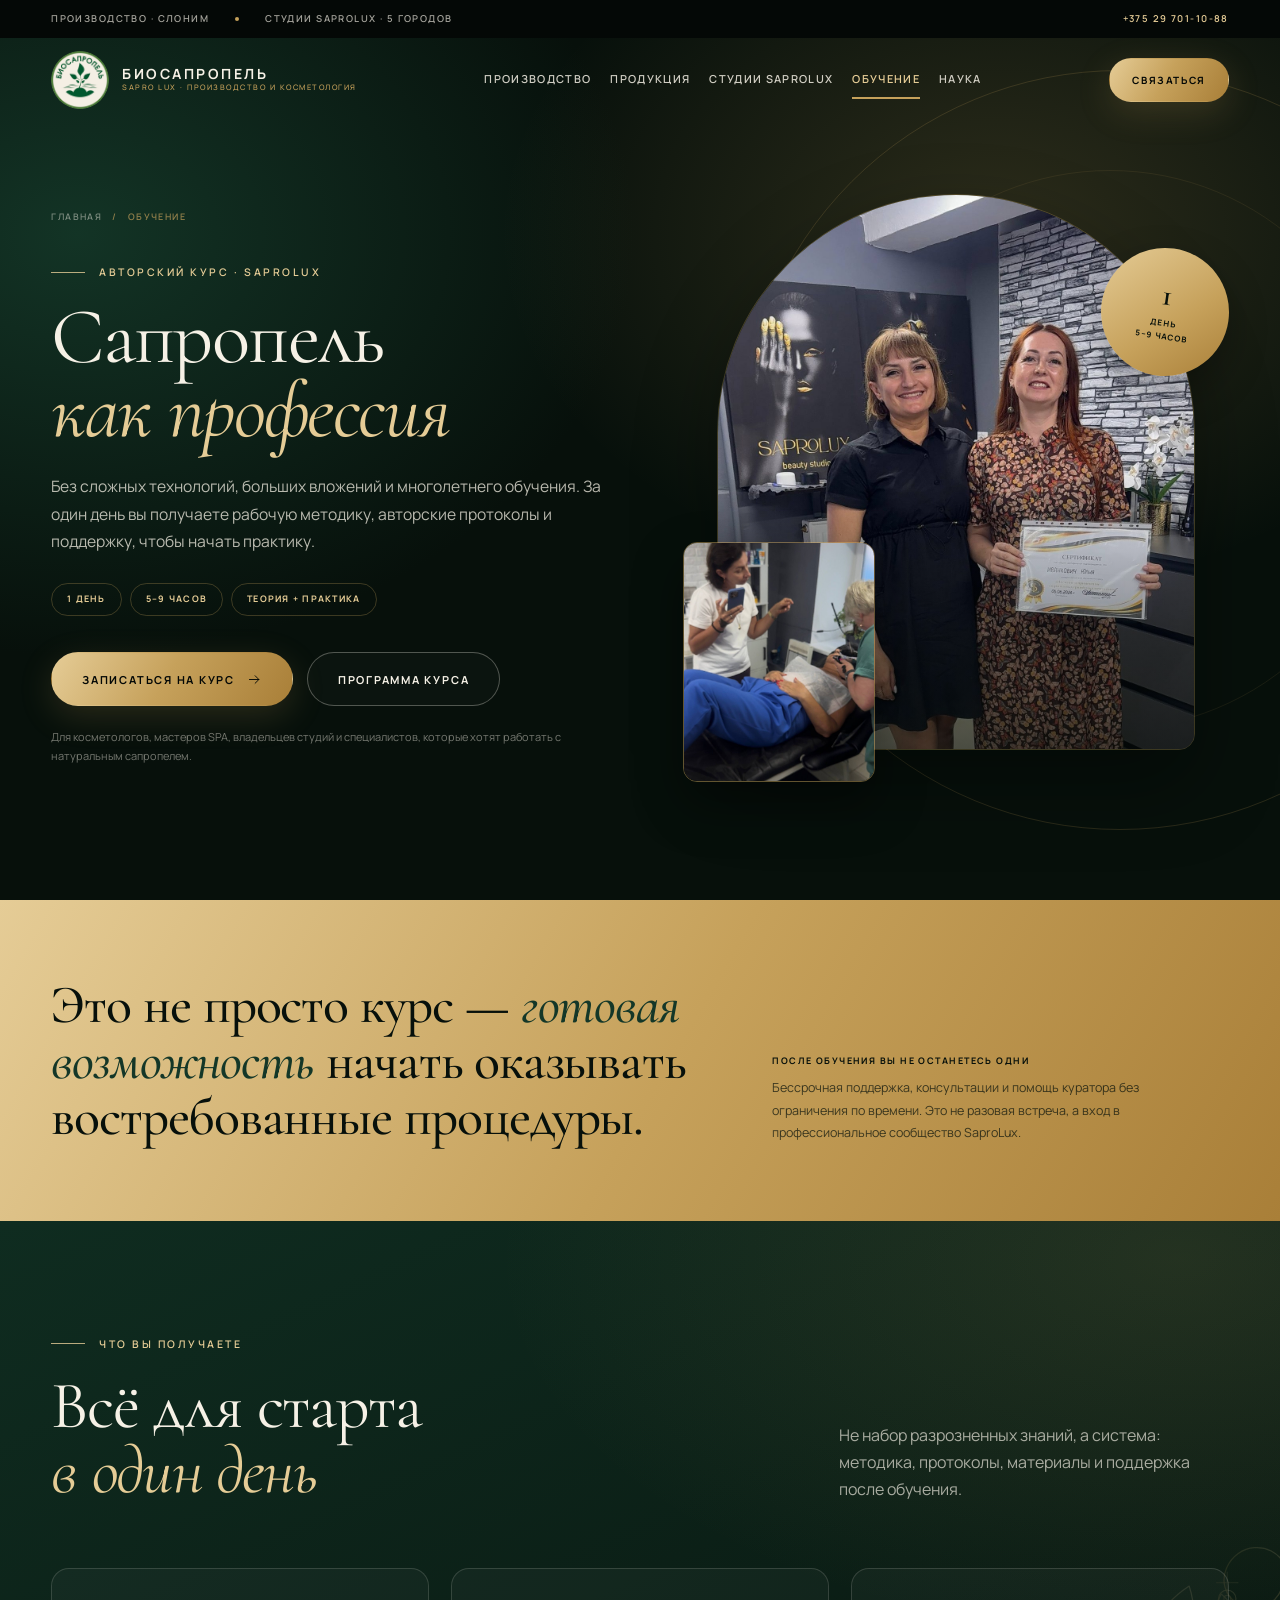
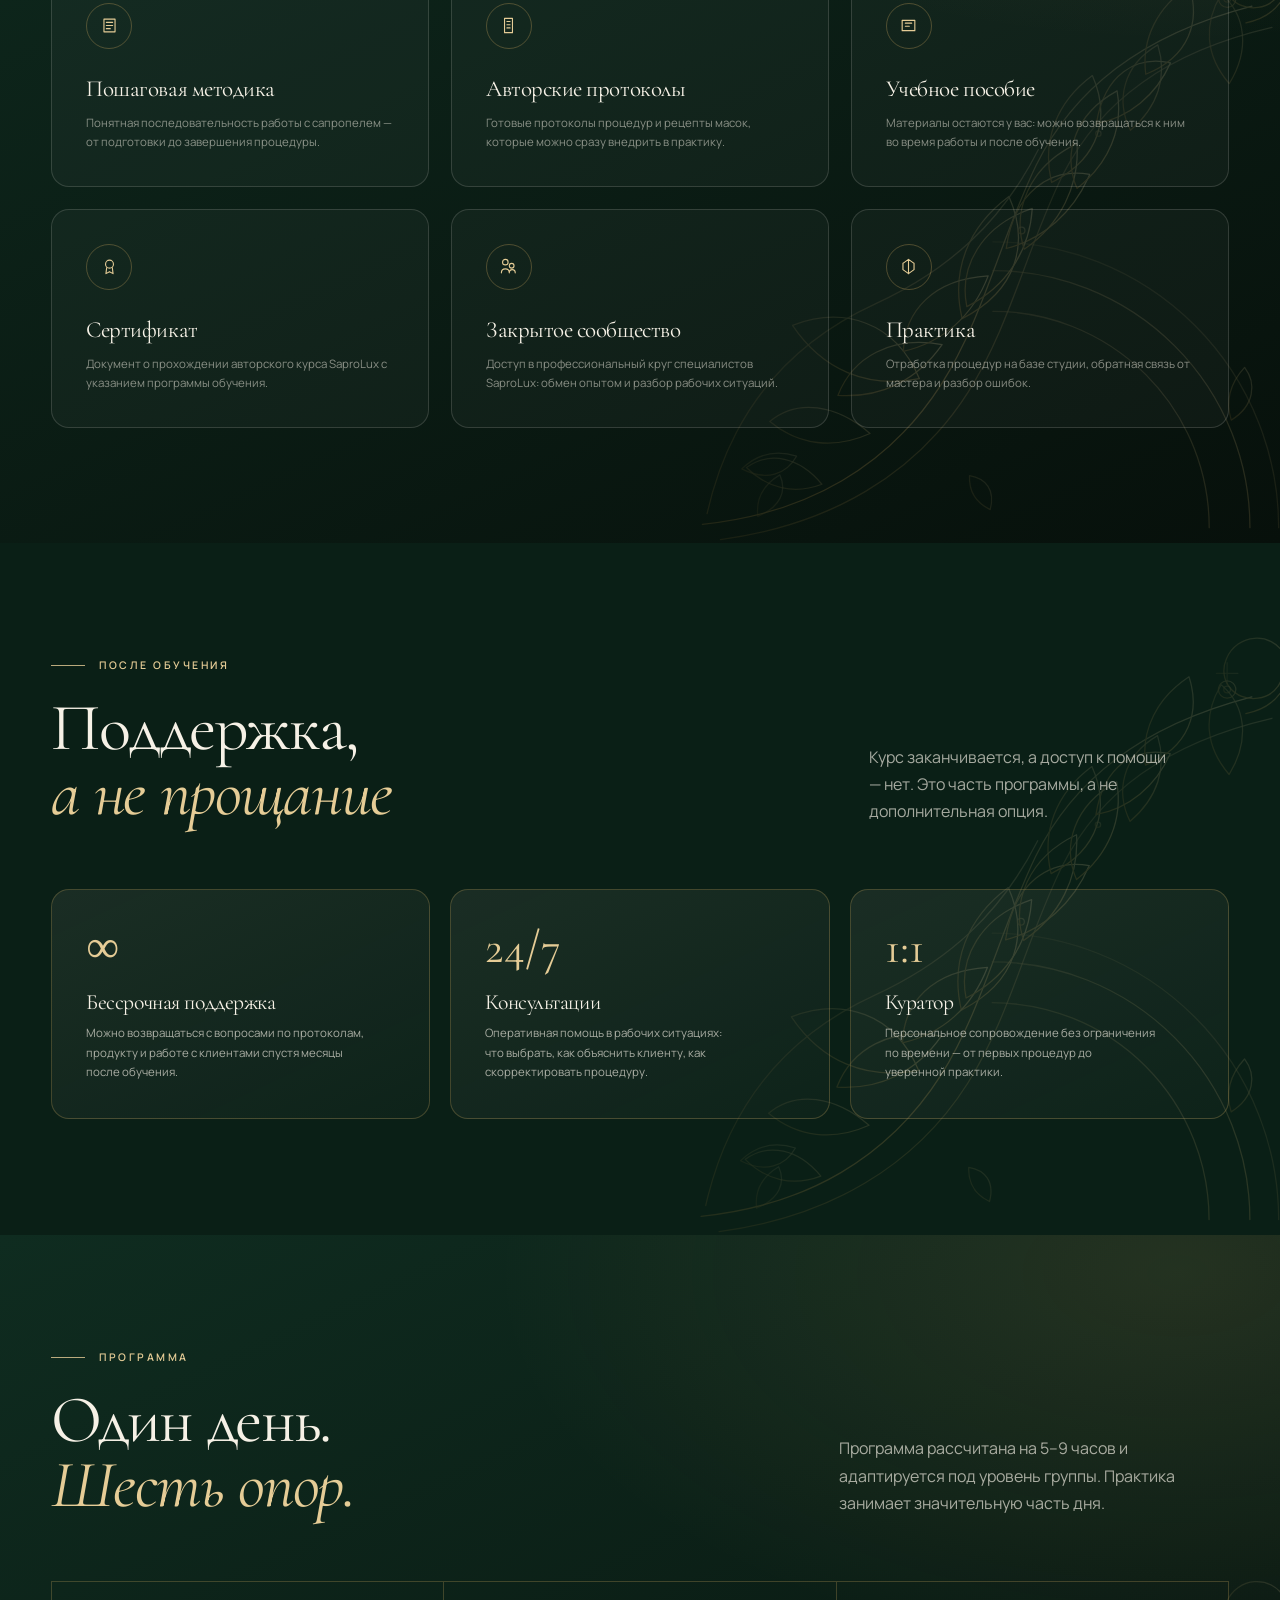
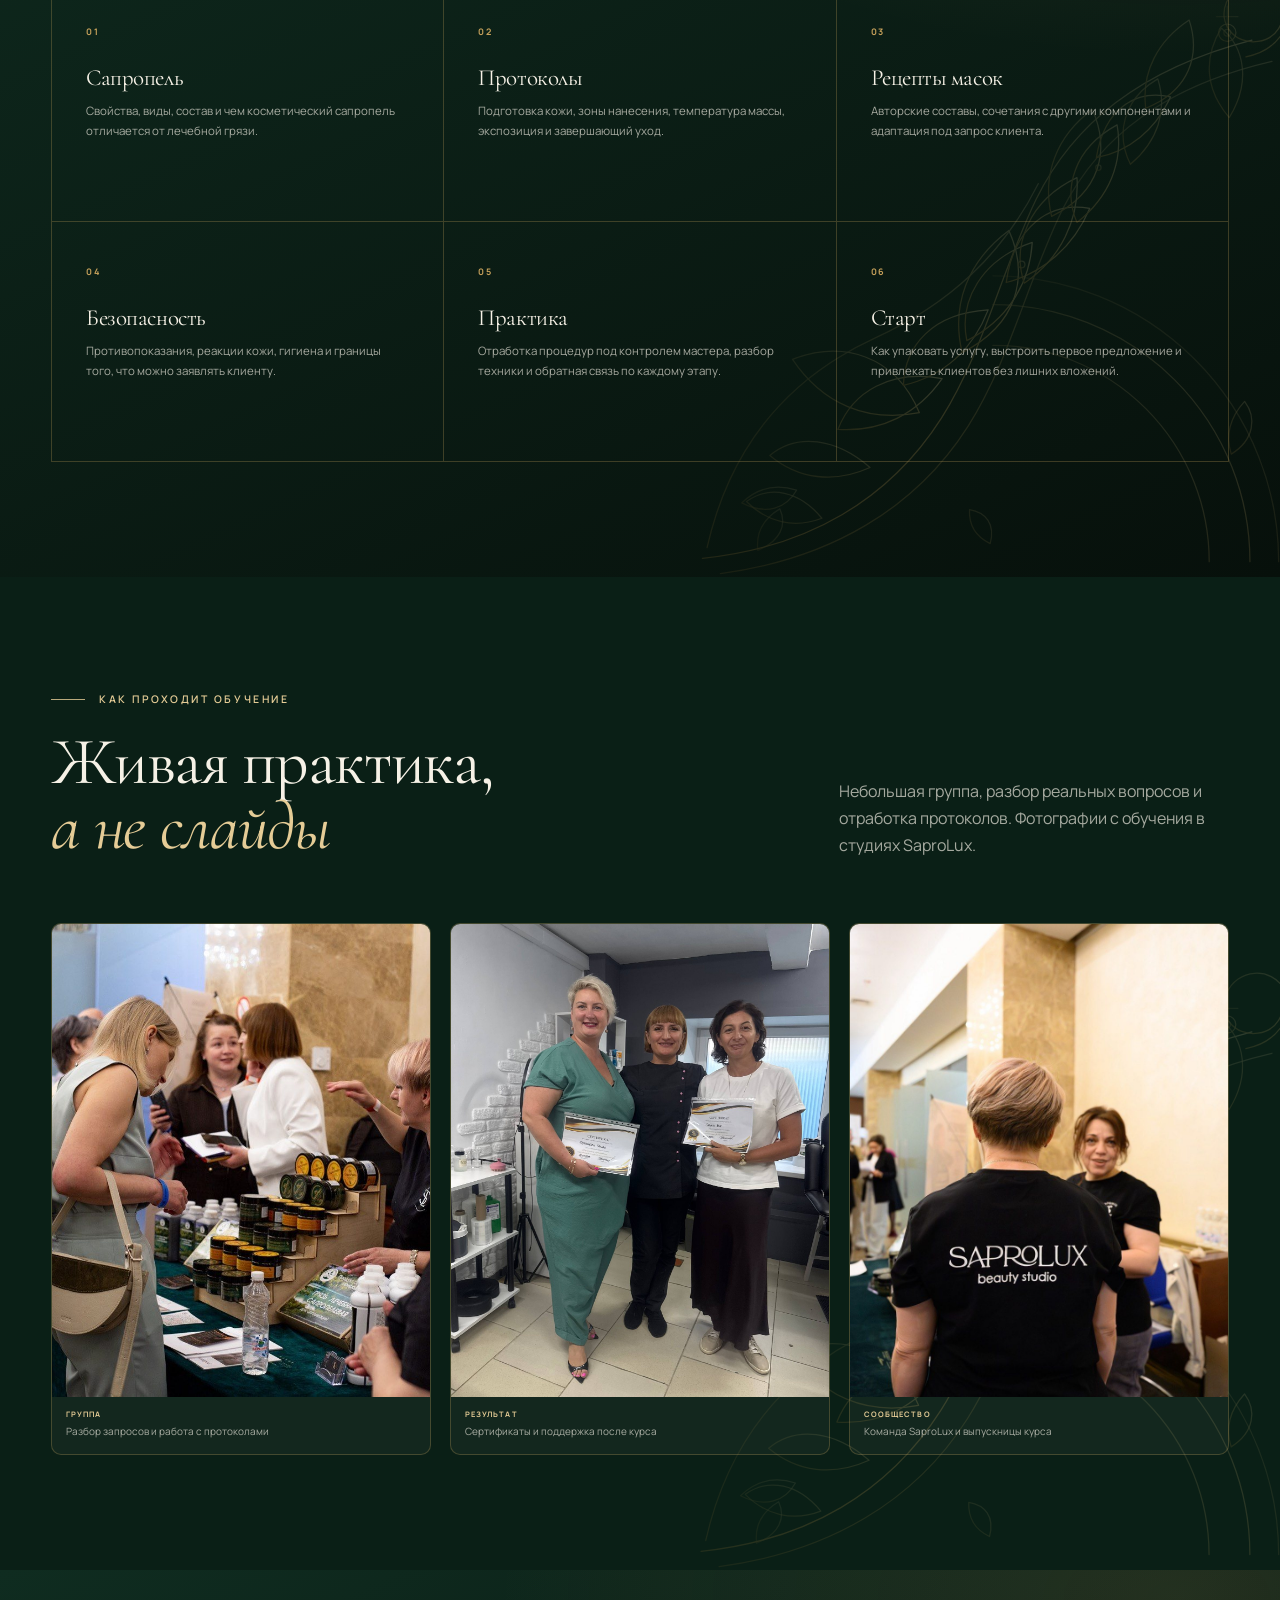
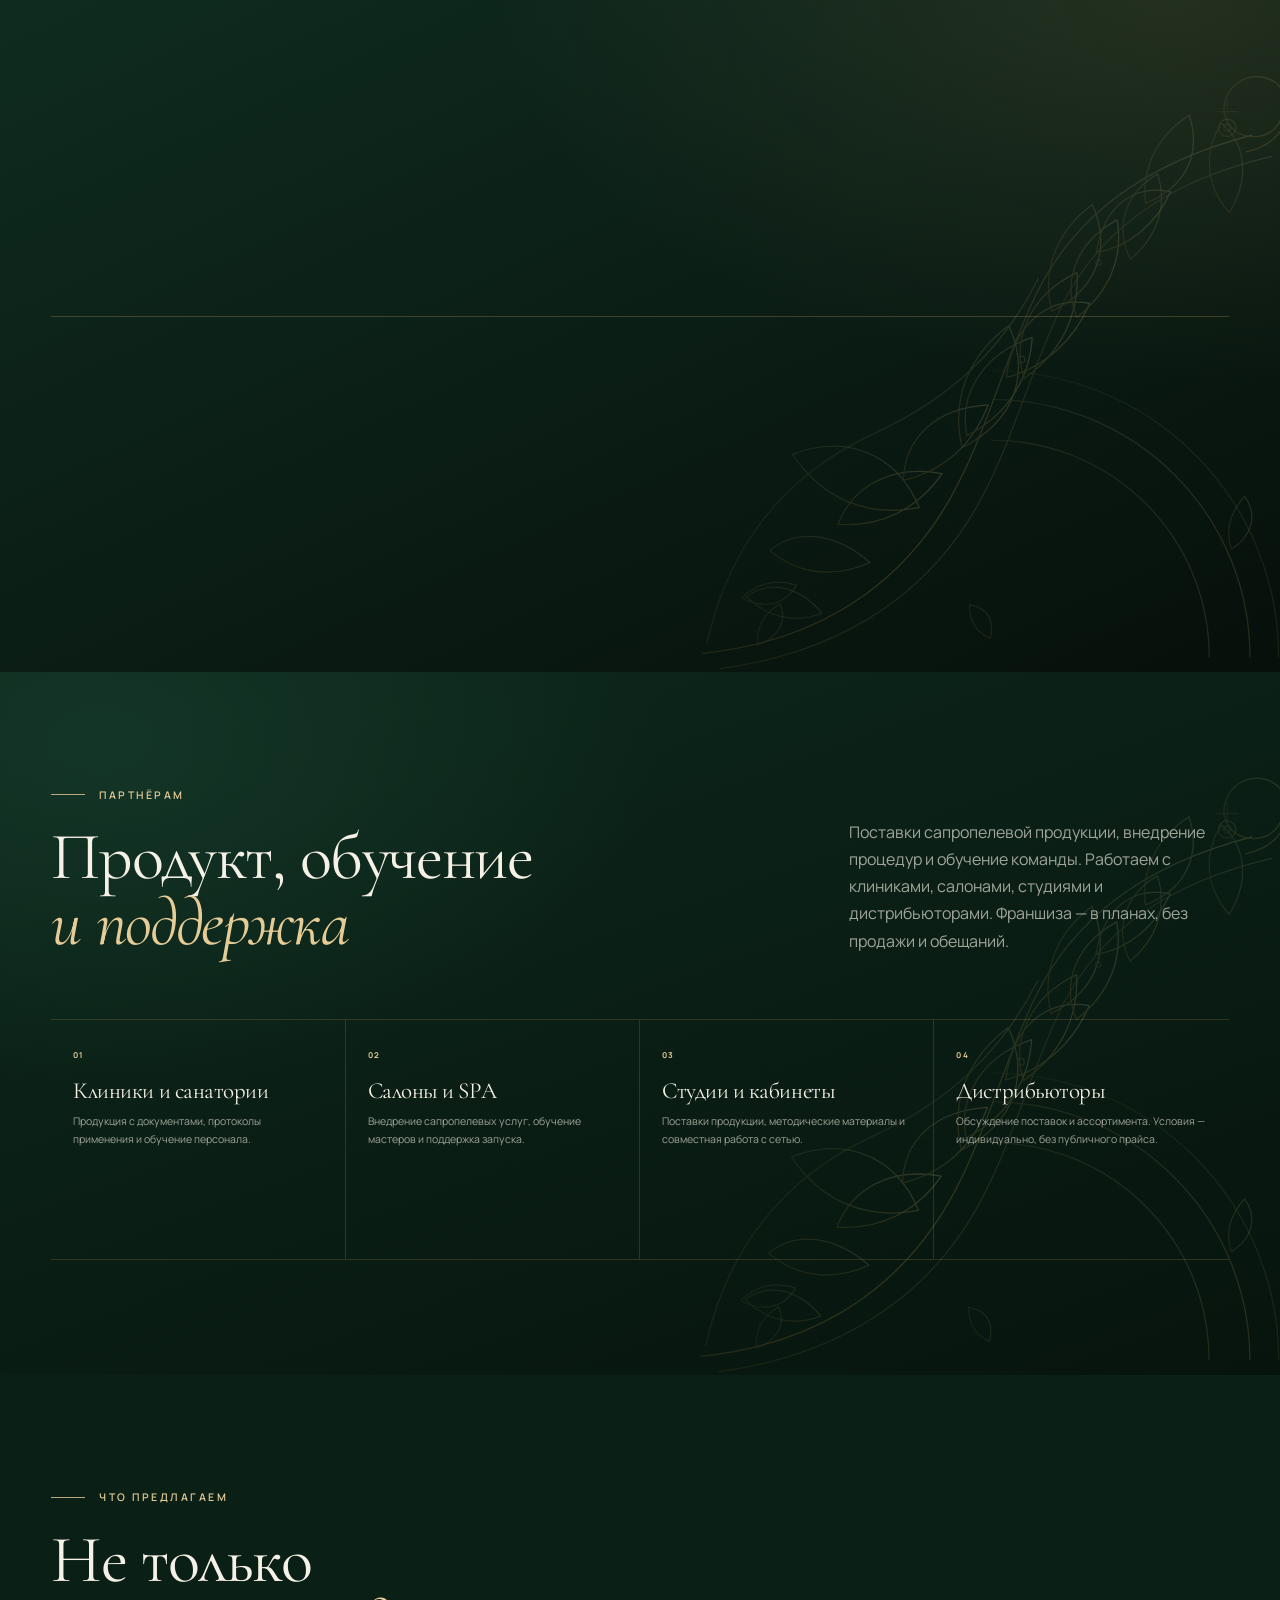
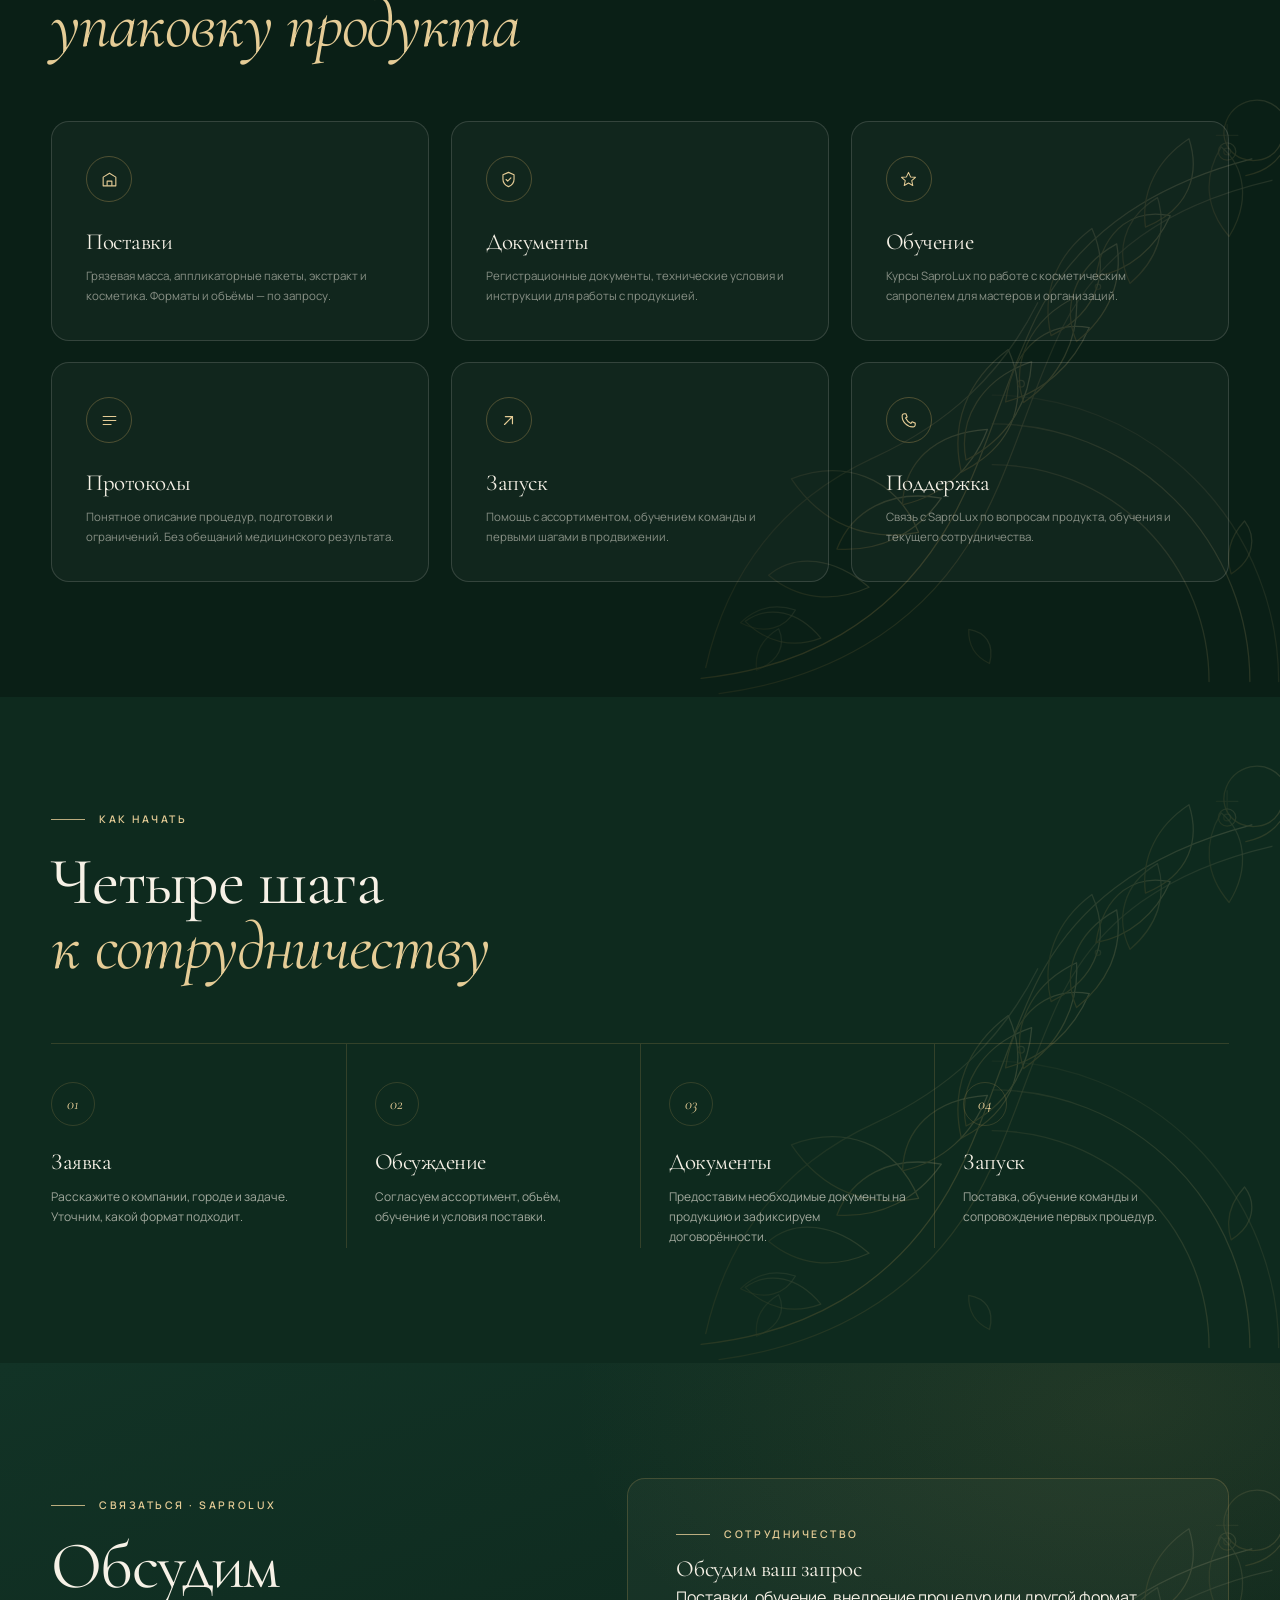
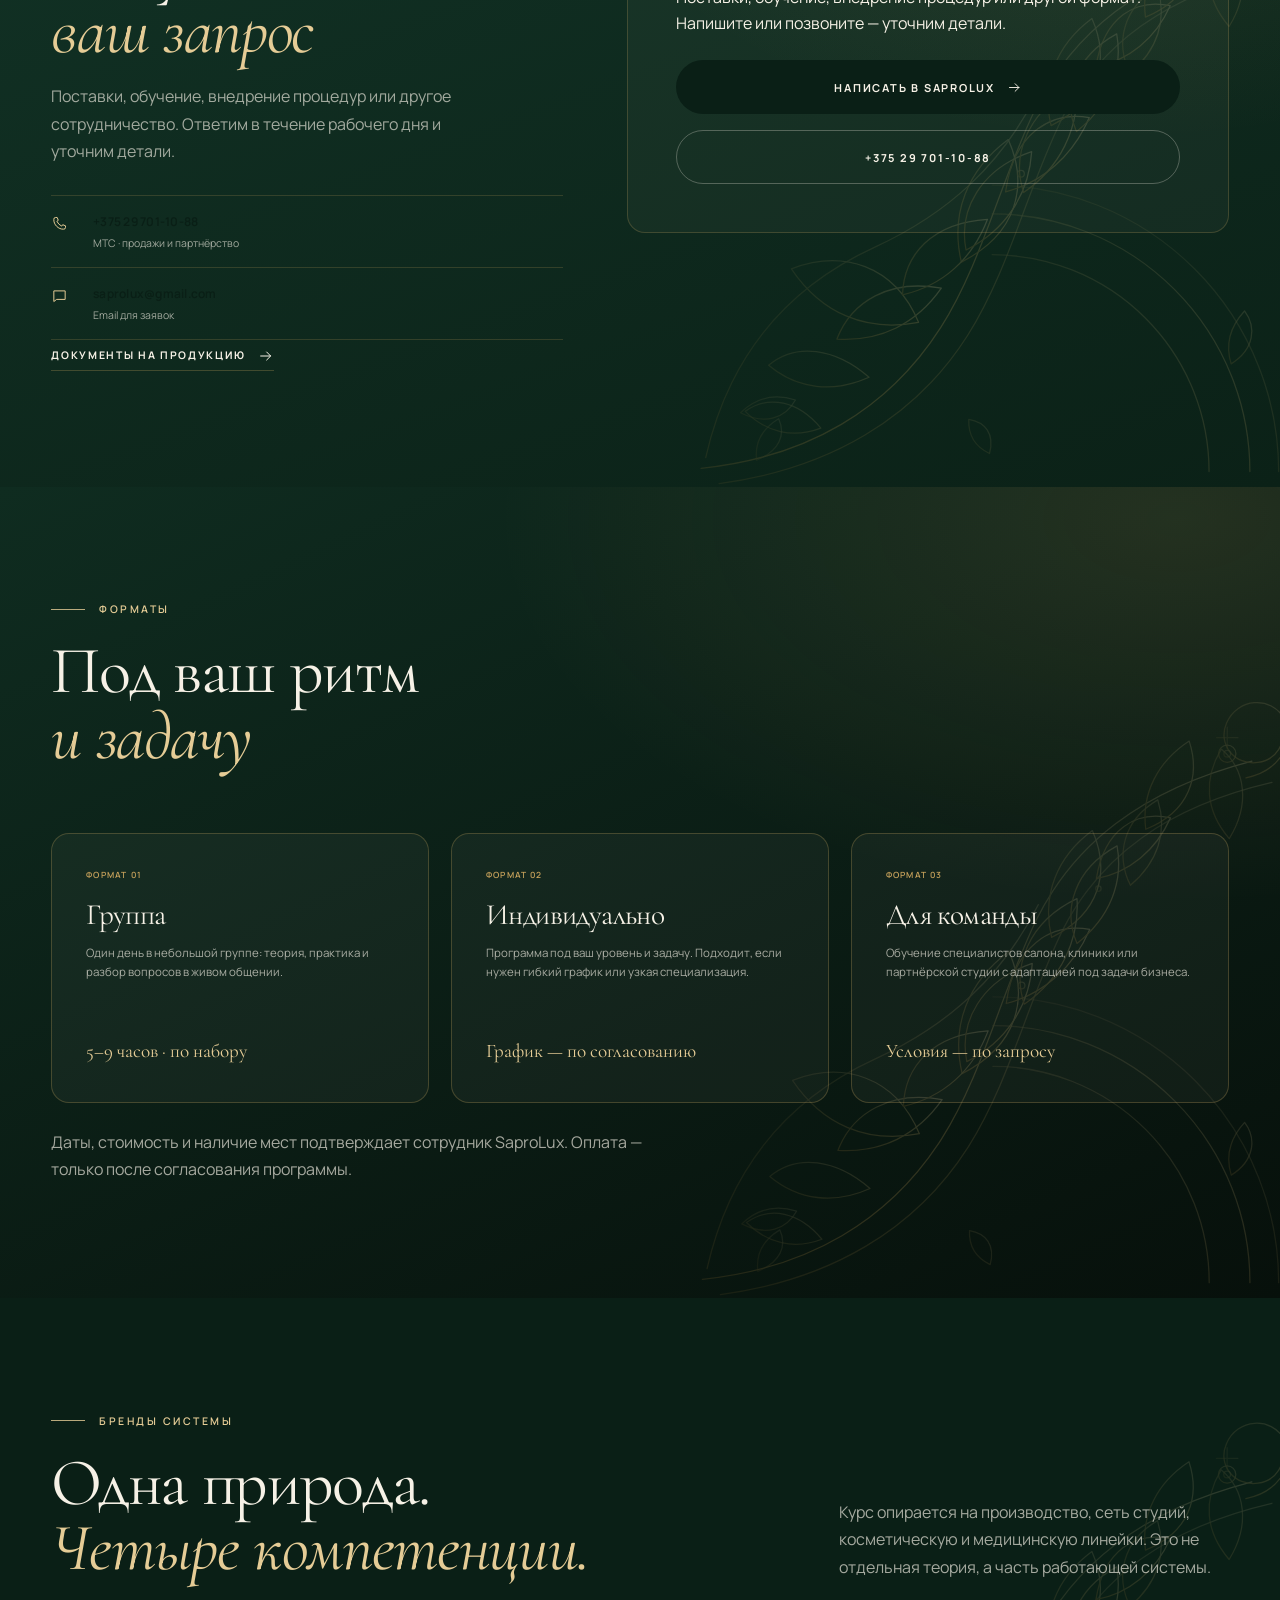
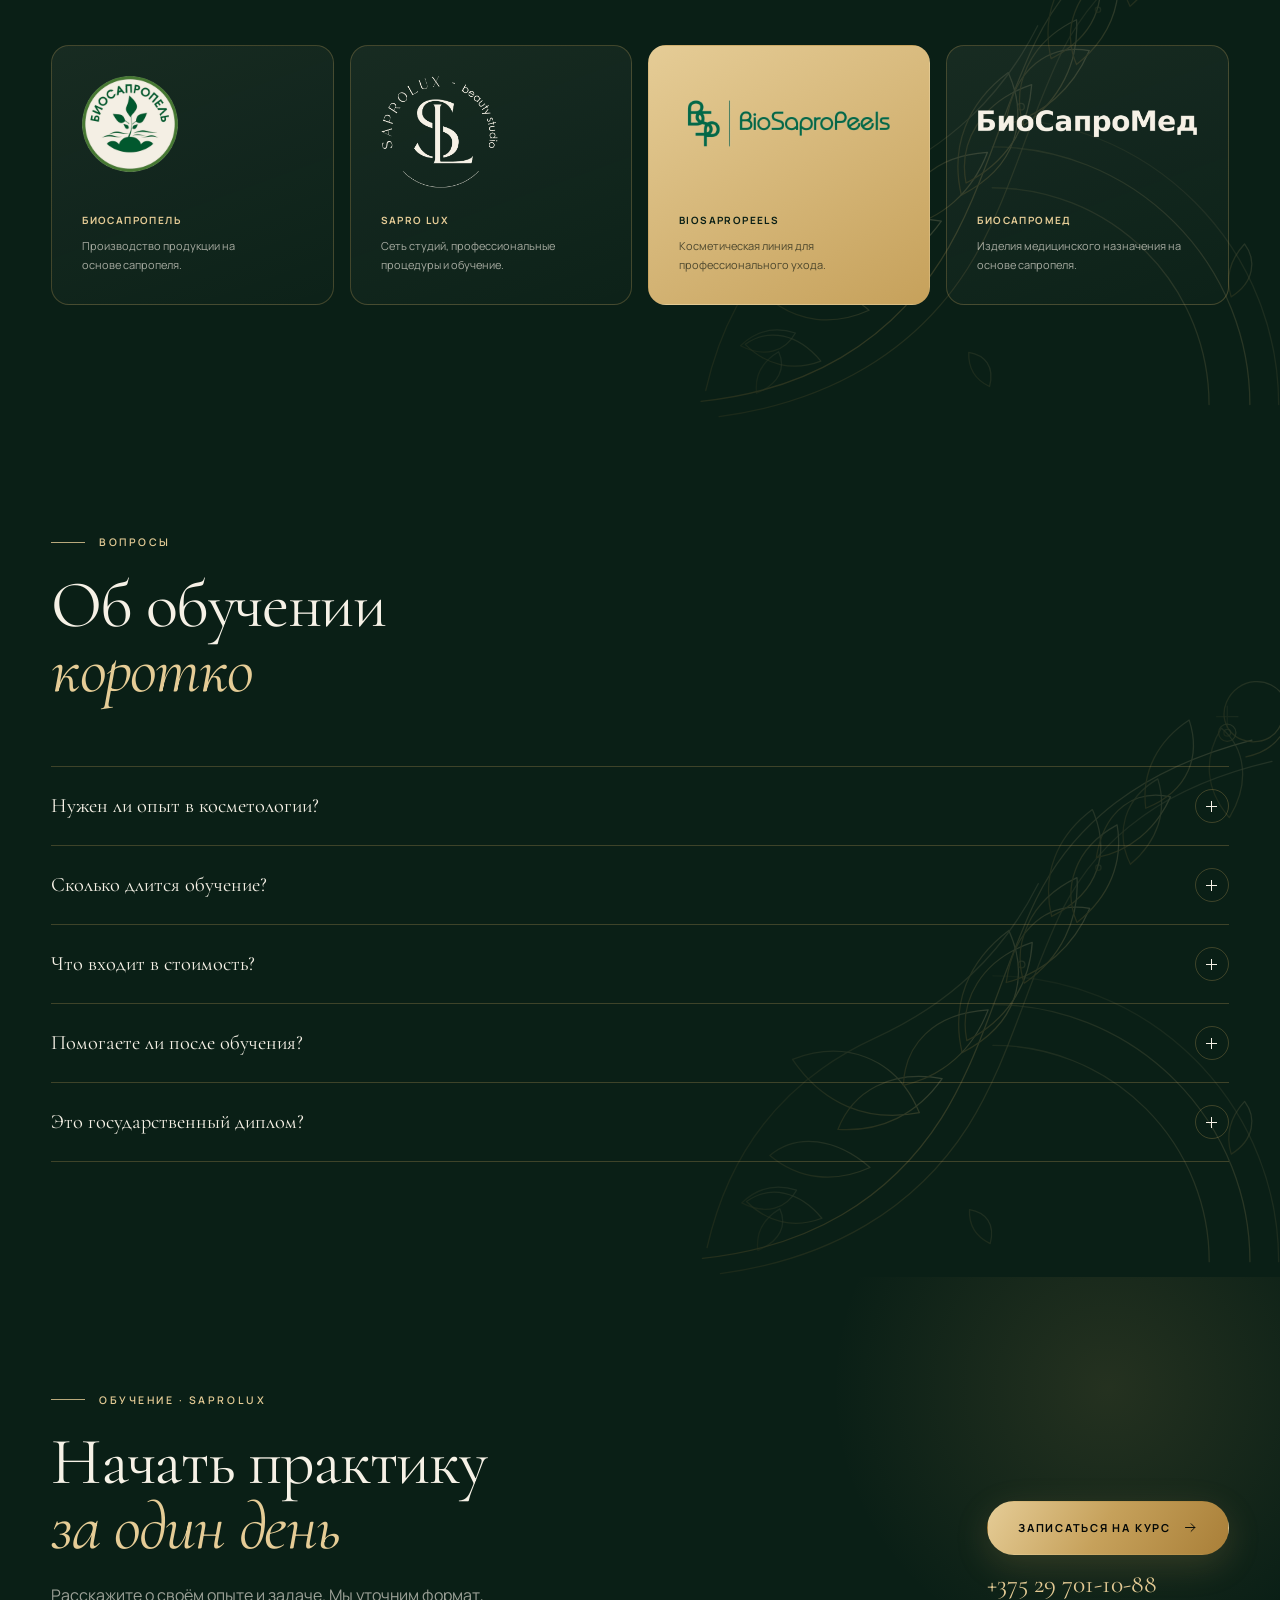
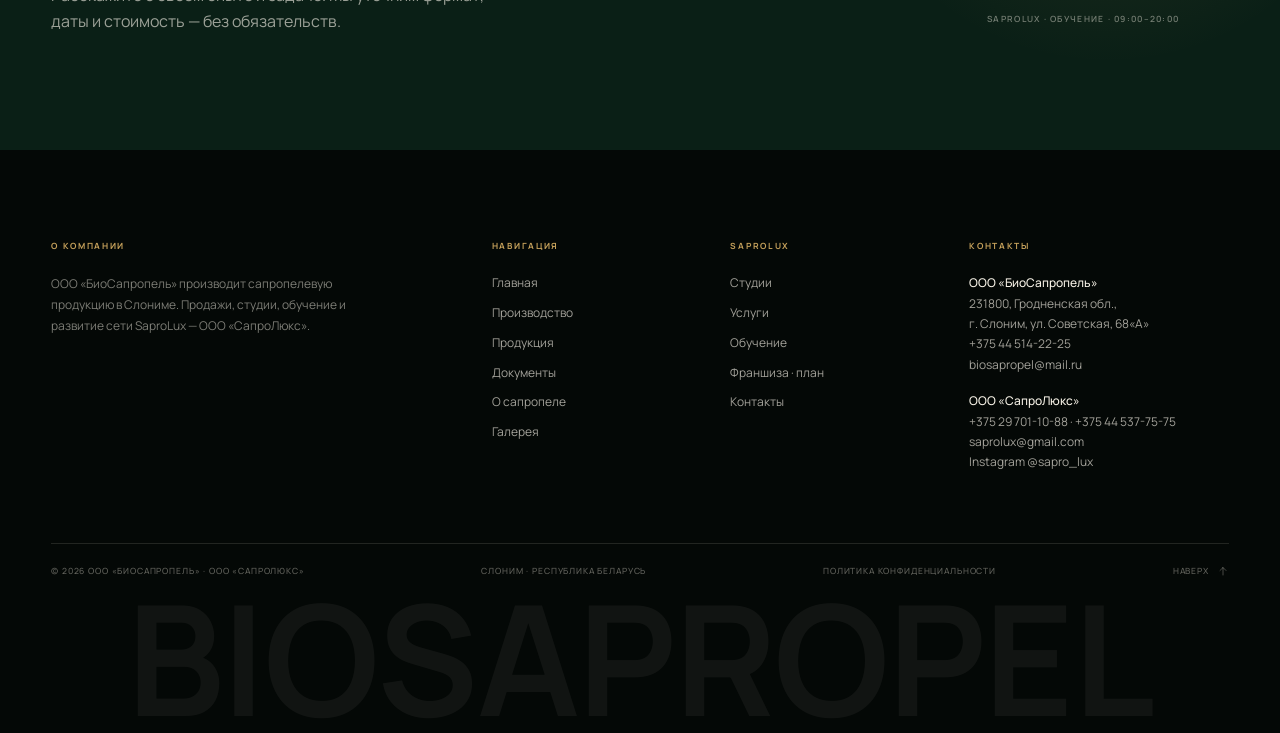
<file: training.html>
<!DOCTYPE html>
<html lang="ru">
<head>
  <meta charset="utf-8">
  <meta name="viewport" content="width=device-width, initial-scale=1">
  <meta name="theme-color" content="#07100b">
  <title>Авторский курс по сапропелю — SaproLux</title>
  <meta name="description" content="Авторский курс SaproLux по работе с сапропелем за 1 день: методика, протоколы, рецепты масок, пособие, сертификат и поддержка.">
  <meta property="og:title" content="Авторский курс по сапропелю — SaproLux">
  <meta property="og:description" content="Авторский курс SaproLux по работе с сапропелем за 1 день: методика, протоколы, рецепты масок, пособие, сертификат и поддержка.">
  <meta property="og:type" content="website">
  <link rel="canonical" href="https://biosapropel.by/training.html">
  <meta property="og:url" content="https://biosapropel.by/training.html">
  <meta property="og:site_name" content="BIOSAPROPEL">
  <meta property="og:locale" content="ru_RU">
  <meta property="og:image" content="https://biosapropel.by/assets/img/og-course.jpg">
  <meta property="og:image:width" content="1200">
  <meta property="og:image:height" content="630">
  <meta property="og:image:alt" content="Авторский курс SaproLux — сапропель как профессия">
  <meta name="twitter:card" content="summary_large_image">
  <meta name="twitter:title" content="Авторский курс по сапропелю — SaproLux">
  <meta name="twitter:description" content="Авторский курс SaproLux по работе с сапропелем за 1 день: методика, протоколы, рецепты масок, пособие, сертификат и поддержка.">
  <meta name="twitter:image" content="https://biosapropel.by/assets/img/og-course.jpg">
  <link rel="icon" href="favicon.ico" sizes="any">
  <link rel="apple-touch-icon" href="assets/img/apple-touch-icon.png">
  <link rel="manifest" href="manifest.webmanifest">
  <link rel="icon" href="assets/img/favicon.svg" type="image/svg+xml">
  <link rel="stylesheet" href="assets/css/style.css">
  <script>document.documentElement.classList.add("js");</script>
  <script type="application/ld+json">{"@context":"https://schema.org","@type":"Course","name":"Сапропель как профессия","description":"Однодневный авторский курс SaproLux: методика, протоколы, рецепты масок, практика, сертификат и поддержка после обучения.","inLanguage":"ru","courseMode":"onsite","provider":{"@type":"Organization","name":"SaproLux","url":"https://biosapropel.by/studios.html"}}</script>
</head>
<body class="page-training">
  <a class="skip-link" href="#main">К содержанию</a><div class="topbar">
    <div class="container topbar__inner">
      <div class="topbar__group">
        <span>Производство · Слоним</span>
        <span class="topbar__dot"></span>
        <span class="topbar__group--middle">Студии SaproLux · 5 городов</span>
      </div>
      <div class="topbar__group">
        <a class="topbar__link" href="tel:+375297011088">+375 29 701-10-88</a>
      </div>
    </div>
  </div>
  <header class="site-header" id="header">
    <div class="container site-header__inner">
      <a class="site-logo" href="/" aria-label="БиоСапропель — SaproLux, на главную">
        <img class="site-logo__mark" src="assets/img/brands/logo-biosapropel-round.png" alt="" width="512" height="512">
        <span class="site-logo__text">
          <span class="site-logo__name">БИОСАПРОПЕЛЬ</span>
          <span class="site-logo__sub">SAPRO LUX · производство и косметология</span>
        </span>
      </a>
      <nav class="main-nav" aria-label="Основная навигация">
        <a href="production.html">Производство</a>
        <a href="products.html">Продукция</a>
        <a href="studios.html">Студии SaproLux</a>
        <a href="training.html" class="is-active" aria-current="page">Обучение</a>
        <a href="science.html">Наука</a>
      </nav>
      <div class="header-actions">
        <a class="header-phone" href="tel:+375297011088"><span>SaproLux · продажи и запись</span>+375 29 701-10-88</a>
        <a class="btn btn--gold btn--sm" href="contacts.html#contact-form">Связаться</a>
        <button class="burger" type="button" aria-label="Открыть меню" aria-expanded="false" aria-controls="mobile-menu">
          <span></span><span></span><span></span>
        </button>
      </div>
    </div>
  </header>
  <div class="mobile-menu" id="mobile-menu" aria-hidden="true">
    <div class="container">
      <nav class="mobile-menu__nav" aria-label="Мобильная навигация">
        <a href="/">Главная</a>
        <a href="production.html">Производство</a>
        <a href="products.html">Продукция</a>
        <a href="studios.html">Студии SaproLux</a>
        <a href="training.html" class="is-active" aria-current="page">Обучение</a>
        <a href="science.html">Наука</a>
        <a href="documents.html">Документы</a>
        <a href="gallery.html">Галерея</a>
        <a href="contacts.html">Контакты</a>
      </nav>
      <div class="mobile-menu__meta">
        <div>
          <a href="tel:+375297011088">+375 29 701-10-88</a><br>
          <a href="tel:+375445377575">+375 44 537-75-75</a><br>
          <a href="mailto:saprolux@gmail.com">saprolux@gmail.com</a>
        </div>
        <div>Студии SaproLux<br>Брест · Кобрин · Барановичи<br>Минск · Альфа-Радон</div>
      </div>
    </div>
  </div>
  <main id="main">
  <section class="course-hero">
    <div class="container course-hero__inner">
      <div class="course-hero__content">
        <nav class="crumbs" aria-label="Хлебные крошки">
          <a href="/">Главная</a><span>/</span><span>Обучение</span>
        </nav>
        <p class="eyebrow">Авторский курс · SaproLux</p>
        <h1>Сапропель<br><em>как профессия</em></h1>
        <p class="course-hero__text">Без сложных технологий, больших вложений и многолетнего обучения. За один день вы получаете рабочую методику, авторские протоколы и поддержку, чтобы начать практику.</p>
        <div class="course-pills">
          <span class="course-pill">1 день</span>
          <span class="course-pill">5–9 часов</span>
          <span class="course-pill">Теория + практика</span>
        </div>
        <div class="hero__actions">
          <a class="btn btn--gold" href="mailto:saprolux@gmail.com?subject=%D0%97%D0%B0%D1%8F%D0%B2%D0%BA%D0%B0%20%D0%BD%D0%B0%20%D0%BA%D1%83%D1%80%D1%81%20%D0%BF%D0%BE%20%D1%81%D0%B0%D0%BF%D1%80%D0%BE%D0%BF%D0%B5%D0%BB%D1%8E">Записаться на курс <svg viewBox="0 0 24 24" fill="none" aria-hidden="true"><path d="M4 12h15M13 6l6 6-6 6" stroke="currentColor" stroke-width="1.5" stroke-linecap="round" stroke-linejoin="round"/></svg></a>
          <a class="btn btn--ghost" href="#program">Программа курса</a>
        </div>
        <p class="course-hero__note">Для косметологов, мастеров SPA, владельцев студий и специалистов, которые хотят работать с натуральным сапропелем.</p>
      </div>
      <div class="course-hero__media">
        <div class="course-hero__main">
          <img src="assets/img/training/certificate.jpg" alt="Выпускница авторского курса SaproLux с сертификатом" loading="eager">
        </div>
        <div class="course-hero__inset">
          <img src="assets/img/training/practice.jpg" alt="Практика на сапропелевых процедурах во время обучения" loading="lazy">
        </div>
        <div class="course-hero__badge"><strong>1</strong><span>день<br>5–9 часов</span></div>
      </div>
    </div>
  </section>

  <section class="course-manifesto">
    <div class="container course-manifesto__inner">
      <p class="course-manifesto__quote">Это не просто курс — <em>готовая возможность</em> начать оказывать востребованные процедуры.</p>
      <div class="course-manifesto__text">
        <strong>После обучения вы не останетесь одни</strong>
        Бессрочная поддержка, консультации и помощь куратора без ограничения по времени. Это не разовая встреча, а вход в профессиональное сообщество SaproLux.
      </div>
    </div>
  </section>

  <section class="section section--green">
    <div class="container">
      <div class="section-head">
        <div class="section-head__title reveal">
          <p class="eyebrow">Что вы получаете</p>
          <h2>Всё для старта<br><em>в один день</em></h2>
        </div>
        <p class="lead reveal" data-delay="1" style="max-width:390px">Не набор разрозненных знаний, а система: методика, протоколы, материалы и поддержка после обучения.</p>
      </div>
      <div class="feature-grid">
        <div class="feature-card reveal"><span class="feature-card__icon"><svg viewBox="0 0 24 24" fill="none" aria-hidden="true"><path d="M5 4h14v16H5zM8 8h8M8 12h8M8 16h5" stroke="currentColor" stroke-width="1.4" stroke-linecap="round" stroke-linejoin="round"/></svg></span><h3>Пошаговая методика</h3><p>Понятная последовательность работы с сапропелем — от подготовки до завершения процедуры.</p></div>
        <div class="feature-card reveal" data-delay="1"><span class="feature-card__icon"><svg viewBox="0 0 24 24" fill="none" aria-hidden="true"><path d="M7 3h10v18H7zM10 7h4M10 11h4M10 15h4" stroke="currentColor" stroke-width="1.4" stroke-linecap="round" stroke-linejoin="round"/></svg></span><h3>Авторские протоколы</h3><p>Готовые протоколы процедур и рецепты масок, которые можно сразу внедрить в практику.</p></div>
        <div class="feature-card reveal" data-delay="2"><span class="feature-card__icon"><svg viewBox="0 0 24 24" fill="none" aria-hidden="true"><path d="M4 5.5h16v13H4zM8 9h8M8 13h5" stroke="currentColor" stroke-width="1.4" stroke-linecap="round" stroke-linejoin="round"/></svg></span><h3>Учебное пособие</h3><p>Материалы остаются у вас: можно возвращаться к ним во время работы и после обучения.</p></div>
        <div class="feature-card reveal"><span class="feature-card__icon"><svg viewBox="0 0 24 24" fill="none" aria-hidden="true"><circle cx="12" cy="9" r="5" stroke="currentColor" stroke-width="1.4"/><path d="m8.5 13-1 8 4.5-2.5 4.5 2.5-1-8" stroke="currentColor" stroke-width="1.4" stroke-linejoin="round"/></svg></span><h3>Сертификат</h3><p>Документ о прохождении авторского курса SaproLux с указанием программы обучения.</p></div>
        <div class="feature-card reveal" data-delay="1"><span class="feature-card__icon"><svg viewBox="0 0 24 24" fill="none" aria-hidden="true"><path d="M8 10a3.5 3.5 0 1 1 0-7 3.5 3.5 0 0 1 0 7ZM16 14a3 3 0 1 1 0-6 3 3 0 0 1 0 6ZM3 20c0-3 2.2-5 5-5s5 2 5 5M13 20c0-2.4 1.6-4 3.8-4 2.1 0 3.7 1.4 3.7 4" stroke="currentColor" stroke-width="1.4" stroke-linecap="round"/></svg></span><h3>Закрытое сообщество</h3><p>Доступ в профессиональный круг специалистов SaproLux: обмен опытом и разбор рабочих ситуаций.</p></div>
        <div class="feature-card reveal" data-delay="2"><span class="feature-card__icon"><svg viewBox="0 0 24 24" fill="none" aria-hidden="true"><path d="M12 3v18M5 8l7-5 7 5M5 8v8l7 5 7-5V8" stroke="currentColor" stroke-width="1.4" stroke-linecap="round" stroke-linejoin="round"/></svg></span><h3>Практика</h3><p>Отработка процедур на базе студии, обратная связь от мастера и разбор ошибок.</p></div>
      </div>
    </div>
  </section>

  <section class="section section--dark">
    <div class="container">
      <div class="section-head">
        <div class="section-head__title reveal">
          <p class="eyebrow">После обучения</p>
          <h2>Поддержка,<br><em>а не прощание</em></h2>
        </div>
        <p class="lead reveal" data-delay="1" style="max-width:360px">Курс заканчивается, а доступ к помощи — нет. Это часть программы, а не дополнительная опция.</p>
      </div>
      <div class="course-support">
        <div class="course-support__item reveal">
          <span class="course-support__value">∞</span>
          <h3>Бессрочная поддержка</h3>
          <p>Можно возвращаться с вопросами по протоколам, продукту и работе с клиентами спустя месяцы после обучения.</p>
        </div>
        <div class="course-support__item reveal" data-delay="1">
          <span class="course-support__value">24/7</span>
          <h3>Консультации</h3>
          <p>Оперативная помощь в рабочих ситуациях: что выбрать, как объяснить клиенту, как скорректировать процедуру.</p>
        </div>
        <div class="course-support__item reveal" data-delay="2">
          <span class="course-support__value">1:1</span>
          <h3>Куратор</h3>
          <p>Персональное сопровождение без ограничения по времени — от первых процедур до уверенной практики.</p>
        </div>
      </div>
    </div>
  </section>

  <section class="section section--green" id="program">
    <div class="container">
      <div class="section-head">
        <div class="section-head__title reveal">
          <p class="eyebrow">Программа</p>
          <h2>Один день.<br><em>Шесть опор.</em></h2>
        </div>
        <p class="lead reveal" data-delay="1" style="max-width:390px">Программа рассчитана на 5–9 часов и адаптируется под уровень группы. Практика занимает значительную часть дня.</p>
      </div>
      <div class="program-grid">
        <div class="program-card reveal"><span class="program-card__num">01</span><h3>Сапропель</h3><p>Свойства, виды, состав и чем косметический сапропель отличается от лечебной грязи.</p></div>
        <div class="program-card reveal" data-delay="1"><span class="program-card__num">02</span><h3>Протоколы</h3><p>Подготовка кожи, зоны нанесения, температура массы, экспозиция и завершающий уход.</p></div>
        <div class="program-card reveal" data-delay="2"><span class="program-card__num">03</span><h3>Рецепты масок</h3><p>Авторские составы, сочетания с другими компонентами и адаптация под запрос клиента.</p></div>
        <div class="program-card reveal"><span class="program-card__num">04</span><h3>Безопасность</h3><p>Противопоказания, реакции кожи, гигиена и границы того, что можно заявлять клиенту.</p></div>
        <div class="program-card reveal" data-delay="1"><span class="program-card__num">05</span><h3>Практика</h3><p>Отработка процедур под контролем мастера, разбор техники и обратная связь по каждому этапу.</p></div>
        <div class="program-card reveal" data-delay="2"><span class="program-card__num">06</span><h3>Старт</h3><p>Как упаковать услугу, выстроить первое предложение и привлекать клиентов без лишних вложений.</p></div>
      </div>
    </div>
  </section>

  <section class="section section--dark">
    <div class="container">
      <div class="section-head">
        <div class="section-head__title reveal">
          <p class="eyebrow">Как проходит обучение</p>
          <h2>Живая практика,<br><em>а не слайды</em></h2>
        </div>
        <p class="lead reveal" data-delay="1" style="max-width:390px">Небольшая группа, разбор реальных вопросов и отработка протоколов. Фотографии с обучения в студиях SaproLux.</p>
      </div>
      <div class="science-gallery course-gallery">
        <figure class="science-gallery__item reveal">
          <img src="assets/img/training/seminar.jpg" alt="Группа специалистов на обучении SaproLux" loading="lazy">
          <figcaption><span>Группа</span>Разбор запросов и работа с протоколами</figcaption>
        </figure>
        <figure class="science-gallery__item reveal" data-delay="1">
          <img src="assets/img/training/team-certificates.jpg" alt="Участницы курса SaproLux с сертификатами" loading="lazy">
          <figcaption><span>Результат</span>Сертификаты и поддержка после курса</figcaption>
        </figure>
        <figure class="science-gallery__item reveal" data-delay="2">
          <img src="assets/img/training/studio-team.jpg" alt="Команда студии SaproLux после обучения" loading="lazy">
          <figcaption><span>Сообщество</span>Команда SaproLux и выпускницы курса</figcaption>
        </figure>
      </div>
    </div>
  </section>

  <section class="section section--green">
    <div class="container">
      <div class="section-head">
        <div class="section-head__title reveal">
          <p class="eyebrow">Кому подойдёт</p>
          <h2>Начать можно<br><em>с разного уровня</em></h2>
        </div>
      </div>
      <div class="path-grid">
        <div class="path-card reveal"><span class="path-card__num">01</span><h3>Новичкам</h3><p>Если вы хотите освоить востребованную процедуру и начать практику без многолетнего обучения.</p></div>
        <div class="path-card reveal" data-delay="1"><span class="path-card__num">02</span><h3>Косметологам</h3><p>Чтобы добавить сапропелевые протоколы к текущим услугам и расширить предложение студии.</p></div>
        <div class="path-card reveal" data-delay="2"><span class="path-card__num">03</span><h3>Мастерам SPA</h3><p>Для обёртываний, масок и комплексных ритуалов с понятной технологией и ограничениями.</p></div>
        <div class="path-card reveal" data-delay="3"><span class="path-card__num">04</span><h3>Салонам и командам</h3><p>Чтобы обучить специалистов и запустить направление на базе действующей студии или клиники.</p></div>
      </div>
    </div>
  </section>

  <section class="section section--paper">
    <div class="container">
      <div class="section-head">
        <div class="section-head__title reveal">
          <p class="eyebrow">Партнёрам</p>
          <h2>Продукт, обучение<br><em>и поддержка</em></h2>
        </div>
        <p class="lead reveal" data-delay="1" style="max-width:380px">Поставки сапропелевой продукции, внедрение процедур и обучение команды. Работаем с клиниками, салонами, студиями и дистрибьюторами. Франшиза — в планах, без продажи и обещаний.</p>
      </div>
      <div class="path-grid">
        <div class="path-card reveal">
          <span class="path-card__num">01</span>
          <h3>Клиники и санатории</h3>
          <p>Продукция с документами, протоколы применения и обучение персонала.</p>
        </div>
        <div class="path-card reveal" data-delay="1">
          <span class="path-card__num">02</span>
          <h3>Салоны и SPA</h3>
          <p>Внедрение сапропелевых услуг, обучение мастеров и поддержка запуска.</p>
        </div>
        <div class="path-card reveal" data-delay="2">
          <span class="path-card__num">03</span>
          <h3>Студии и кабинеты</h3>
          <p>Поставки продукции, методические материалы и совместная работа с сетью.</p>
        </div>
        <div class="path-card reveal" data-delay="3">
          <span class="path-card__num">04</span>
          <h3>Дистрибьюторы</h3>
          <p>Обсуждение поставок и ассортимента. Условия — индивидуально, без публичного прайса.</p>
        </div>
      </div>
    </div>
  </section>

  <section class="section section--dark">
    <div class="container">
      <div class="section-head">
        <div class="section-head__title reveal">
          <p class="eyebrow">Что предлагаем</p>
          <h2>Не только<br><em>упаковку продукта</em></h2>
        </div>
      </div>
      <div class="feature-grid">
        <div class="feature-card reveal"><span class="feature-card__icon"><svg viewBox="0 0 24 24" fill="none" aria-hidden="true"><path d="M4 20V9l8-5 8 5v11H4Z" stroke="currentColor" stroke-width="1.4" stroke-linejoin="round"/><path d="M9 20v-6h6v6" stroke="currentColor" stroke-width="1.4" stroke-linejoin="round"/></svg></span><h3>Поставки</h3><p>Грязевая масса, аппликаторные пакеты, экстракт и косметика. Форматы и объёмы — по запросу.</p></div>
        <div class="feature-card reveal" data-delay="1"><span class="feature-card__icon"><svg viewBox="0 0 24 24" fill="none" aria-hidden="true"><path d="M12 3 5 6v5.6c0 4.3 2.8 7.6 7 9.4 4.2-1.8 7-5.1 7-9.4V6l-7-3Z" stroke="currentColor" stroke-width="1.4" stroke-linejoin="round"/><path d="m9 12 2 2 4-4" stroke="currentColor" stroke-width="1.4" stroke-linecap="round" stroke-linejoin="round"/></svg></span><h3>Документы</h3><p>Регистрационные документы, технические условия и инструкции для работы с продукцией.</p></div>
        <div class="feature-card reveal" data-delay="2"><span class="feature-card__icon"><svg viewBox="0 0 24 24" fill="none" aria-hidden="true"><path d="m12 3 2.6 5.7 6.2.6-4.7 4.2 1.3 6.1L12 16.5l-5.4 3.1 1.3-6.1L3.2 9.3l6.2-.6L12 3Z" stroke="currentColor" stroke-width="1.3" stroke-linejoin="round"/></svg></span><h3>Обучение</h3><p>Курсы SaproLux по работе с косметическим сапропелем для мастеров и организаций.</p></div>
        <div class="feature-card reveal"><span class="feature-card__icon"><svg viewBox="0 0 24 24" fill="none" aria-hidden="true"><path d="M4 7h16M4 12h16M4 17h10" stroke="currentColor" stroke-width="1.4" stroke-linecap="round"/></svg></span><h3>Протоколы</h3><p>Понятное описание процедур, подготовки и ограничений. Без обещаний медицинского результата.</p></div>
        <div class="feature-card reveal" data-delay="1"><span class="feature-card__icon"><svg viewBox="0 0 24 24" fill="none" aria-hidden="true"><path d="M7 17 17 7M8 7h9v9" stroke="currentColor" stroke-width="1.5" stroke-linecap="round" stroke-linejoin="round"/></svg></span><h3>Запуск</h3><p>Помощь с ассортиментом, обучением команды и первыми шагами в продвижении.</p></div>
        <div class="feature-card reveal" data-delay="2"><span class="feature-card__icon"><svg viewBox="0 0 24 24" fill="none" aria-hidden="true"><path d="M6.6 3.5h2.1l1.6 4-2 1.4a14.4 14.4 0 0 0 6.8 6.8l1.4-2 4 1.6v2.1a2.6 2.6 0 0 1-2.8 2.6C10.5 20.4 3.6 13.5 4 6.3a2.6 2.6 0 0 1 2.6-2.8Z" stroke="CurrentColor" stroke-width="1.4" stroke-linejoin="round"/></svg></span><h3>Поддержка</h3><p>Связь с SaproLux по вопросам продукта, обучения и текущего сотрудничества.</p></div>
      </div>
    </div>
  </section>

  <section class="section">
    <div class="container">
      <div class="section-head">
        <div class="section-head__title reveal">
          <p class="eyebrow">Как начать</p>
          <h2>Четыре шага<br><em>к сотрудничеству</em></h2>
        </div>
      </div>
      <div class="process">
        <div class="process__grid">
          <div class="process-step reveal"><span class="process-step__num">01</span><h3>Заявка</h3><p>Расскажите о компании, городе и задаче. Уточним, какой формат подходит.</p></div>
          <div class="process-step reveal" data-delay="1"><span class="process-step__num">02</span><h3>Обсуждение</h3><p>Согласуем ассортимент, объём, обучение и условия поставки.</p></div>
          <div class="process-step reveal" data-delay="2"><span class="process-step__num">03</span><h3>Документы</h3><p>Предоставим необходимые документы на продукцию и зафиксируем договорённости.</p></div>
          <div class="process-step reveal" data-delay="3"><span class="process-step__num">04</span><h3>Запуск</h3><p>Поставка, обучение команды и сопровождение первых процедур.</p></div>
        </div>
      </div>
    </div>
  </section>

  <section class="section section--sand" id="partner-form">
    <div class="container">
      <div class="contact-layout">
        <div class="contact-aside reveal">
          <p class="eyebrow">Связаться · SaproLux</p>
          <h2>Обсудим<br><em>ваш запрос</em></h2>
          <p class="lead">Поставки, обучение, внедрение процедур или другое сотрудничество. Ответим в течение рабочего дня и уточним детали.</p>
          <div class="quality-list quality-list--light">
            <div class="quality-item"><svg viewBox="0 0 24 24" fill="none" aria-hidden="true"><path d="M6.6 3.5h2.1l1.6 4-2 1.4a14.4 14.4 0 0 0 6.8 6.8l1.4-2 4 1.6v2.1a2.6 2.6 0 0 1-2.8 2.6C10.5 20.4 3.6 13.5 4 6.3a2.6 2.6 0 0 1 2.6-2.8Z" stroke="CurrentColor" stroke-width="1.4" stroke-linejoin="round"/></svg><div><strong>+375 29 701-10-88</strong><span>МТС · продажи и партнёрство</span></div></div>
            <div class="quality-item"><svg viewBox="0 0 24 24" fill="none" aria-hidden="true"><path d="M4 5.5h16v12H8l-4 3v-15Z" stroke="CurrentColor" stroke-width="1.4" stroke-linejoin="round"/></svg><div><strong>saprolux@gmail.com</strong><span>Email для заявок</span></div></div>
          </div>
          <a class="arrow-link" href="documents.html">Документы на продукцию <svg viewBox="0 0 24 24" fill="none" aria-hidden="true"><path d="M4 12h15M13 6l6 6-6 6" stroke="CurrentColor" stroke-width="1.5" stroke-linecap="round" stroke-linejoin="round"/></svg></a>
        </div>
        <div class="lead-form reveal" data-delay="1">
          <p class="eyebrow">Сотрудничество</p>
          <h3 class="contact-card__value">Обсудим ваш запрос</h3>
          <p>Поставки, обучение, внедрение процедур или другой формат. Напишите или позвоните — уточним детали.</p>
          <a class="btn btn--dark btn--block mt-24" href="mailto:saprolux@gmail.com">Написать в SaproLux <svg viewBox="0 0 24 24" fill="none" aria-hidden="true"><path d="M4 12h15M13 6l6 6-6 6" stroke="CurrentColor" stroke-width="1.5" stroke-linecap="round" stroke-linejoin="round"/></svg></a>
          <a class="btn btn--outline-dark btn--block mt-16" href="tel:+375297011088">+375 29 701-10-88</a>
        </div>
      </div>
    </div>
  </section>

  <section class="section section--green">
    <div class="container">
      <div class="section-head">
        <div class="section-head__title reveal">
          <p class="eyebrow">Форматы</p>
          <h2>Под ваш ритм<br><em>и задачу</em></h2>
        </div>
      </div>
      <div class="format-grid">
        <div class="format-card reveal">
          <span class="format-card__meta">Формат 01</span>
          <h3>Группа</h3>
          <p>Один день в небольшой группе: теория, практика и разбор вопросов в живом общении.</p>
          <span class="format-card__area">5–9 часов · по набору</span>
        </div>
        <div class="format-card reveal" data-delay="1">
          <span class="format-card__meta">Формат 02</span>
          <h3>Индивидуально</h3>
          <p>Программа под ваш уровень и задачу. Подходит, если нужен гибкий график или узкая специализация.</p>
          <span class="format-card__area">График — по согласованию</span>
        </div>
        <div class="format-card reveal" data-delay="2">
          <span class="format-card__meta">Формат 03</span>
          <h3>Для команды</h3>
          <p>Обучение специалистов салона, клиники или партнёрской студии с адаптацией под задачи бизнеса.</p>
          <span class="format-card__area">Условия — по запросу</span>
        </div>
      </div>
      <p class="lead reveal" style="margin-top:26px;max-width:640px">Даты, стоимость и наличие мест подтверждает сотрудник SaproLux. Оплата — только после согласования программы.</p>
    </div>
  </section>

  <!-- <section class="section section--dark">
    <div class="container cta__inner">
      <div class="reveal">
        <p class="eyebrow">Обучение · SaproLux</p>
        <h2 class="cta__title">Обучим, поддержим<br><em>и запустим</em></h2>
        <p class="cta__text">Без публичных цен и обещаний: сначала уточним задачу, затем предложим формат. Поставки и обучение — через ООО «СапроЛюкс».</p>
      </div>
      <div class="cta__actions reveal" data-delay="1">
        <a class="btn btn--gold" href="mailto:saprolux@gmail.com">Написать в SaproLux <svg viewBox="0 0 24 24" fill="none" aria-hidden="true"><path d="M4 12h15M13 6l6 6-6 6" stroke="CurrentColor" stroke-width="1.5" stroke-linecap="round" stroke-linejoin="round"/></svg></a>
        <a class="cta__phone" href="tel:+375297011088">+375 29 701-10-88</a>
        <span class="cta__phone-note">SaproLux · обучение · 09:00–20:00</span>
      </div>
    </div>
  </section> -->
    <!-- <div class="container">
      <div class="section-head">
        <div class="section-head__title reveal">
          <p class="eyebrow">Форматы</p>
          <h2>Под ваш ритм<br><em>и задачу</em></h2>
        </div>
      </div>
      <div class="format-grid">
        <div class="format-card reveal">
          <span class="format-card__meta">Формат 01</span>
          <h3>Группа</h3>
          <p>Один день в небольшой группе: теория, практика и разбор вопросов в живом общении.</p>
          <span class="format-card__area">5–9 часов · по набору</span>
        </div>
        <div class="format-card reveal" data-delay="1">
          <span class="format-card__meta">Формат 02</span>
          <h3>Индивидуально</h3>
          <p>Программа под ваш уровень и задачу. Подходит, если нужен гибкий график или узкая специализация.</p>
          <span class="format-card__area">График — по согласованию</span>
        </div>
        <div class="format-card reveal" data-delay="2">
          <span class="format-card__meta">Формат 03</span>
          <h3>Для команды</h3>
          <p>Обучение специалистов салона, клиники или партнёрской студии с адаптацией под задачи бизнеса.</p>
          <span class="format-card__area">Условия — по запросу</span>
        </div>
      </div>
      <p class="lead reveal" style="margin-top:26px;max-width:640px">Даты, стоимость и наличие мест подтверждает сотрудник SaproLux. Оплата — только после согласования программы.</p>
    </div>
  </section> -->

  <section class="section section--dark">
    <div class="container">
      <div class="section-head">
        <div class="section-head__title reveal">
          <p class="eyebrow">Бренды системы</p>
          <h2>Одна природа.<br><em>Четыре компетенции.</em></h2>
        </div>
        <p class="lead reveal" data-delay="1" style="max-width:390px">Курс опирается на производство, сеть студий, косметическую и медицинскую линейки. Это не отдельная теория, а часть работающей системы.</p>
      </div>
      <div class="brand-wall">
        <article class="brand-tile reveal">
          <div class="brand-tile__logo brand-tile__logo--mark"><img src="assets/img/brands/logo-biosapropel-round.png" alt="Логотип БИОСАПРОПЕЛЬ" loading="lazy"></div>
          <span class="brand-tile__name">БИОСАПРОПЕЛЬ</span>
          <p>Производство продукции на основе сапропеля.</p>
        </article>
        <article class="brand-tile reveal" data-delay="1">
          <div class="brand-tile__logo brand-tile__logo--saprolux"><img src="assets/img/brands/logo-saprolux-light.png" alt="Логотип SAPRO LUX beauty studio" loading="lazy"></div>
          <span class="brand-tile__name">SAPRO LUX</span>
          <p>Сеть студий, профессиональные процедуры и обучение.</p>
        </article>
        <article class="brand-tile brand-tile--gold reveal" data-delay="2">
          <div class="brand-tile__logo brand-tile__logo--wide"><img src="assets/img/brands/logo-biosapropeels.png" alt="Логотип BioSaproPeels" loading="lazy"></div>
          <span class="brand-tile__name">BioSaproPeels</span>
          <p>Косметическая линия для профессионального ухода.</p>
        </article>
        <article class="brand-tile reveal" data-delay="3">
          <div class="brand-tile__logo brand-tile__logo--wide"><img src="assets/img/brands/logo-biosapromed-light.png" alt="Логотип БиоСапроМед" loading="lazy"></div>
          <span class="brand-tile__name">БиоСапроМед</span>
          <p>Изделия медицинского назначения на основе сапропеля.</p>
        </article>
      </div>
    </div>
  </section>

  <section class="section section--dark">
    <div class="container">
      <div class="section-head">
        <div class="section-head__title reveal">
          <p class="eyebrow">Вопросы</p>
          <h2>Об обучении<br><em>коротко</em></h2>
        </div>
      </div>
      <div class="faq">
        <div class="faq-item reveal">
          <button class="faq-q" type="button" aria-expanded="false"><span>Нужен ли опыт в косметологии?</span><span class="faq-q__icon"></span></button>
          <div class="faq-a"><div class="faq-a__inner">Для базового курса опыт не обязателен. Важно понимать, что вы будете работать с кожей и телом; сложные медицинские случаи остаются вне границ косметической процедуры.</div></div>
        </div>
        <div class="faq-item reveal">
          <button class="faq-q" type="button" aria-expanded="false"><span>Сколько длится обучение?</span><span class="faq-q__icon"></span></button>
          <div class="faq-a"><div class="faq-a__inner">Один день, 5–9 часов. Длительность зависит от формата, размера группы и объёма практики.</div></div>
        </div>
        <div class="faq-item reveal">
          <button class="faq-q" type="button" aria-expanded="false"><span>Что входит в стоимость?</span><span class="faq-q__icon"></span></button>
          <div class="faq-a"><div class="faq-a__inner">Методика, авторские протоколы и рецепты, учебное пособие, практика, сертификат и доступ в закрытое сообщество. Точный состав программы и стоимость подтверждаются при записи.</div></div>
        </div>
        <div class="faq-item reveal">
          <button class="faq-q" type="button" aria-expanded="false"><span>Помогаете ли после обучения?</span><span class="faq-q__icon"></span></button>
          <div class="faq-a"><div class="faq-a__inner">Да. Предусмотрены поддержка, консультации и помощь куратора без ограничения по времени. Условия фиксируются при согласовании программы.</div></div>
        </div>
        <div class="faq-item reveal">
          <button class="faq-q" type="button" aria-expanded="false"><span>Это государственный диплом?</span><span class="faq-q__icon"></span></button>
          <div class="faq-a"><div class="faq-a__inner">Нет. Выдаётся сертификат авторского курса SaproLux. Мы не называем его государственной квалификацией и заранее объясняем, какой документ получите.</div></div>
        </div>
      </div>
    </div>
  </section>

  <section class="cta">
    <div class="container cta__inner">
      <div class="reveal">
        <p class="eyebrow">Обучение · SaproLux</p>
        <h2 class="cta__title">Начать практику<br><em>за один день</em></h2>
        <p class="cta__text">Расскажите о своём опыте и задаче. Мы уточним формат, даты и стоимость — без обязательств.</p>
      </div>
      <div class="cta__actions reveal" data-delay="1">
        <a class="btn btn--gold" href="mailto:saprolux@gmail.com?subject=%D0%97%D0%B0%D1%8F%D0%B2%D0%BA%D0%B0%20%D0%BD%D0%B0%20%D0%BA%D1%83%D1%80%D1%81%20%D0%BF%D0%BE%20%D1%81%D0%B0%D0%BF%D1%80%D0%BE%D0%BF%D0%B5%D0%BB%D1%8E">Записаться на курс <svg viewBox="0 0 24 24" fill="none" aria-hidden="true"><path d="M4 12h15M13 6l6 6-6 6" stroke="currentColor" stroke-width="1.5" stroke-linecap="round" stroke-linejoin="round"/></svg></a>
        <a class="cta__phone" href="tel:+375297011088">+375 29 701-10-88</a>
        <span class="cta__phone-note">SaproLux · обучение · 09:00–20:00</span>
      </div>
    </div>
  </section>
</main>

<footer class="site-footer">
    <div class="container">
      <div class="footer__top">
        <div class="footer__brand">
          <div class="footer__title">О компании</div>
          <p>ООО «БиоСапропель» производит сапропелевую продукцию в Слониме. Продажи, студии, обучение и развитие сети SaproLux — ООО «СапроЛюкс».</p>
        </div>
        <div>
          <div class="footer__title">Навигация</div>
          <div class="footer__links">
            <a href="/">Главная</a>
            <a href="production.html">Производство</a>
            <a href="products.html">Продукция</a>
            <a href="documents.html">Документы</a>
            <a href="science.html">О сапропеле</a>
            <a href="gallery.html">Галерея</a>
          </div>
        </div>
        <div>
          <div class="footer__title">SaproLux</div>
          <div class="footer__links">
            <a href="studios.html">Студии</a>
            <a href="services.html">Услуги</a>
            <a href="training.html">Обучение</a>
            
            <a href="franchise.html">Франшиза · план</a>
            <a href="contacts.html">Контакты</a>
          </div>
        </div>
        <div>
          <div class="footer__title">Контакты</div>
          <div class="footer__contact">
            <div><strong>ООО «БиоСапропель»</strong>231800, Гродненская обл.,<br>г. Слоним, ул. Советская, 68«А»<br><a href="tel:+375445142225">+375 44 514-22-25</a><br><a href="mailto:biosapropel@mail.ru">biosapropel@mail.ru</a></div>
            <div><strong>ООО «СапроЛюкс»</strong><a href="tel:+375297011088">+375 29 701-10-88</a> · <a href="tel:+375445377575">+375 44 537-75-75</a><br><a href="mailto:saprolux@gmail.com">saprolux@gmail.com</a><br><a href="https://instagram.com/sapro_lux" target="_blank" rel="noopener">Instagram @sapro_lux</a></div>
          </div>
        </div>
      </div>
      <div class="footer__bottom">
        <span>© <span data-year>2026</span> ООО «БиоСапропель» · ООО «СапроЛюкс»</span>
        <span>Слоним · Республика Беларусь</span>
        <a href="privacy.html">Политика конфиденциальности</a>
        <a class="to-top" href="#" data-to-top>Наверх <svg viewBox="0 0 24 24" fill="none" aria-hidden="true"><path d="M12 20V5M6 11l6-6 6 6" stroke="currentColor" stroke-width="1.5" stroke-linecap="round" stroke-linejoin="round"/></svg></a>
      </div>
    </div>
    <div class="footer__big" aria-hidden="true">BIOSAPROPEL</div>
  </footer>
<script src="assets/js/main.js"></script>
</body>
</html>
</file>
<file: assets/css/style.css>
@import url("fonts.css");

/* ============================================================
   BIOSAPROPEL — design system
   ============================================================ */
:root {
  --ink: #07100b;
  --black: #040806;
  --forest: #0a1f16;
  --forest-2: #0e2a1e;
  --forest-3: #143728;
  --moss: #5f7565;
  --gold: #c6a15b;
  --gold-light: #e5cc96;
  --gold-deep: #e5cc96;
  --sand: #143326;
  --ivory: #f6f1e6;
  --paper: #0f2b1f;
  --white: #fffdf8;
  --line: rgba(198, 161, 91, 0.28);
  --line-dark: rgba(198, 161, 91, 0.2);
  --muted: rgba(246, 241, 230, 0.64);
  --muted-light: rgba(246, 241, 230, 0.66);
  --serif: "Cormorant Garamond", "Times New Roman", Georgia, serif;
  --sans: "Manrope", "Helvetica Neue", Arial, sans-serif;
  --radius: 18px;
  --radius-sm: 10px;
  --ease: cubic-bezier(0.22, 1, 0.36, 1);
  --container: 1280px;
  --gutter: clamp(20px, 4vw, 56px);
}

*,
*::before,
*::after {
  box-sizing: border-box;
}

html {
  scroll-behavior: smooth;
  -webkit-text-size-adjust: 100%;
}

body {
  margin: 0;
  background: var(--forest-2);
  color: var(--ivory);
  font-family: var(--sans);
  font-size: 16px;
  font-weight: 400;
  line-height: 1.65;
  overflow-x: hidden;
  -webkit-font-smoothing: antialiased;
  text-rendering: optimizeLegibility;
}

body.is-locked {
  overflow: hidden;
}

img {
  display: block;
  max-width: 100%;
  height: auto;
}

a {
  color: inherit;
  text-decoration: none;
}

button,
input,
select,
textarea {
  font: inherit;
  color: inherit;
}

button {
  cursor: pointer;
}

::selection {
  background: var(--gold);
  color: var(--ink);
}

:focus-visible {
  outline: 2px solid var(--gold);
  outline-offset: 4px;
}

.skip-link {
  position: fixed;
  top: -100px;
  left: 24px;
  z-index: 3000;
  padding: 12px 18px;
  background: var(--gold);
  color: var(--ink);
  font-size: 12px;
  font-weight: 700;
  letter-spacing: 0.12em;
  text-transform: uppercase;
  transition: top 0.3s var(--ease);
}

.skip-link:focus {
  top: 16px;
}

/* Scrollbar */
::-webkit-scrollbar {
  width: 10px;
}
::-webkit-scrollbar-track {
  background: var(--black);
}
::-webkit-scrollbar-thumb {
  background: var(--forest-3);
  border: 2px solid var(--black);
  border-radius: 10px;
}
::-webkit-scrollbar-thumb:hover {
  background: var(--gold-deep);
}

/* ============================================================
   Type & utilities
   ============================================================ */
h1,
h2,
h3,
h4,
p {
  margin: 0;
}

h1,
h2,
h3,
h4 {
  font-family: var(--serif);
  font-weight: 400;
  line-height: 0.98;
  letter-spacing: -0.02em;
}

h1 {
  font-size: clamp(3.35rem, 8.4vw, 8.4rem);
}

h2 {
  font-size: clamp(2.55rem, 5.2vw, 5rem);
}

h3 {
  font-size: clamp(1.55rem, 2.4vw, 2.35rem);
  line-height: 1.05;
}

h4 {
  font-size: clamp(1.25rem, 1.6vw, 1.6rem);
  line-height: 1.15;
}

em,
.italic {
  font-style: italic;
  color: var(--gold-deep);
}

.on-dark em,
.on-dark .italic,
.section--dark em,
.hero em,
.page-hero em,
.cta em,
.site-footer em {
  color: var(--gold-light);
}

p {
  text-wrap: pretty;
}

.container {
  width: 100%;
  max-width: var(--container);
  margin-inline: auto;
  padding-inline: var(--gutter);
}

.container--wide {
  max-width: 1500px;
}

.section {
  position: relative;
  padding-block: clamp(78px, 9vw, 144px);
}

.section--tight {
  padding-block: clamp(52px, 6vw, 88px);
}

.section--dark {
  background: var(--forest);
  color: var(--ivory);
}

.section--black {
  background: var(--black);
  color: var(--ivory);
}

.section--sand {
  background:
    radial-gradient(900px 540px at 88% 6%, rgba(198, 161, 91, 0.1), transparent 62%),
    linear-gradient(160deg, #123326 0%, #0b2117 100%);
  color: var(--ivory);
}

.section--paper {
  background:
    radial-gradient(900px 560px at 8% 10%, rgba(20, 55, 40, 0.9), transparent 62%),
    linear-gradient(160deg, #0d281c 0%, #07140d 100%);
  color: var(--ivory);
}

.section--line {
  border-top: 1px solid var(--line-dark);
}

.section,
.section--dark,
.section--green,
.section--paper,
.section--sand {
  position: relative;
  isolation: isolate;
}

.section::before,
.section--dark::before,
.section--green::before,
.section--paper::before,
.section--sand::before {
  content: "";
  position: absolute;
  right: 0;
  bottom: 0;
  z-index: -1;
  width: clamp(380px, 47vw, 760px);
  aspect-ratio: 1;
  background: url("../img/ornament-gold.svg") no-repeat right bottom / contain;
  opacity: 0.3;
  -webkit-mask-image: linear-gradient(315deg, #000 9%, rgba(0, 0, 0, 0.68) 40%, transparent 72%);
  mask-image: linear-gradient(315deg, #000 9%, rgba(0, 0, 0, 0.68) 40%, transparent 72%);
  pointer-events: none;
}

@media (max-width: 640px) {
  .section::before,
  .section--dark::before,
  .section--green::before,
  .section--paper::before,
  .section--sand::before {
    opacity: 0.2;
  }
}

.on-dark {
  color: var(--ivory);
}

.eyebrow {
  display: flex;
  align-items: center;
  gap: 14px;
  font-family: var(--sans);
  font-size: 10.5px;
  font-weight: 600;
  letter-spacing: 0.24em;
  line-height: 1.4;
  text-transform: uppercase;
  color: var(--gold-deep);
}

.eyebrow::before {
  content: "";
  width: 34px;
  height: 1px;
  flex: 0 0 auto;
  background: currentColor;
  opacity: 0.8;
}

.eyebrow--plain::before {
  display: none;
}

.on-dark .eyebrow,
.section--dark .eyebrow,
.hero .eyebrow,
.page-hero .eyebrow,
.cta .eyebrow {
  color: var(--gold-light);
}

.eyebrow--center {
  justify-content: center;
}

.section-head {
  display: flex;
  align-items: flex-end;
  justify-content: space-between;
  gap: 32px;
  margin-bottom: clamp(36px, 5vw, 64px);
}

.section-head__title {
  max-width: 760px;
}

.section-head__title .eyebrow {
  margin-bottom: 22px;
}

.lead {
  font-size: clamp(1rem, 1.25vw, 1.18rem);
  line-height: 1.7;
  color: var(--muted);
}

.on-dark .lead,
.studios-band .lead,
.section--dark .lead {
  color: var(--muted-light);
}

.text-muted {
  color: var(--muted);
}

.on-dark .text-muted,
.section--dark .text-muted {
  color: var(--muted-light);
}

.small {
  font-size: 0.82rem;
  line-height: 1.6;
}

.uppercase {
  text-transform: uppercase;
  letter-spacing: 0.16em;
}

.gold {
  color: var(--gold);
}

.gold-deep {
  color: var(--gold-deep);
}

.serif {
  font-family: var(--serif);
}

.mt-0 { margin-top: 0; }
.mt-8 { margin-top: 8px; }
.mt-16 { margin-top: 16px; }
.mt-24 { margin-top: 24px; }
.mt-32 { margin-top: 32px; }
.mt-40 { margin-top: 40px; }

.action-row {
  display: flex;
  align-items: center;
  flex-wrap: wrap;
  gap: 14px 24px;
}
.mt-56 { margin-top: 56px; }
.mb-24 { margin-bottom: 24px; }
.mb-40 { margin-bottom: 40px; }

.divider {
  width: 100%;
  height: 1px;
  background: var(--line-dark);
}

.on-dark .divider,
.section--dark .divider {
  background: var(--line);
}

/* ============================================================
   Buttons & links
   ============================================================ */
.btn {
  position: relative;
  display: inline-flex;
  align-items: center;
  justify-content: center;
  gap: 12px;
  min-height: 54px;
  padding: 17px 30px;
  border: 1px solid transparent;
  border-radius: 999px;
  background: none;
  font-family: var(--sans);
  font-size: 11px;
  font-weight: 700;
  line-height: 1;
  letter-spacing: 0.16em;
  text-transform: uppercase;
  white-space: nowrap;
  transition:
    transform 0.45s var(--ease),
    background 0.35s ease,
    color 0.35s ease,
    border-color 0.35s ease,
    box-shadow 0.45s var(--ease);
}

.btn:hover {
  transform: translateY(-2px);
}

.btn:active {
  transform: translateY(0);
}

.btn svg {
  width: 15px;
  height: 15px;
  flex: 0 0 auto;
  transition: transform 0.4s var(--ease);
}

.btn:hover svg {
  transform: translateX(3px);
}

.btn--gold {
  background: linear-gradient(120deg, var(--gold-light) 0%, var(--gold) 48%, #a97f38 100%);
  color: var(--black);
  box-shadow: 0 10px 34px rgba(198, 161, 91, 0.18);
}

.btn--gold:hover {
  box-shadow: 0 16px 42px rgba(198, 161, 91, 0.34);
}

.btn--ghost {
  border-color: rgba(246, 241, 230, 0.3);
  color: var(--ivory);
  background: rgba(246, 241, 230, 0.02);
}

.btn--ghost:hover {
  border-color: var(--gold);
  background: rgba(198, 161, 91, 0.08);
}

.btn--dark {
  background: var(--forest);
  color: var(--ivory);
}

.btn--dark:hover {
  background: var(--forest-3);
}

.btn--outline-dark {
  border-color: rgba(246, 241, 230, 0.28);
  color: var(--ivory);
}

.btn--outline-dark:hover {
  border-color: var(--gold);
  background: rgba(198, 161, 91, 0.1);
}

.btn--sm {
  min-height: 44px;
  padding: 13px 22px;
  font-size: 10px;
}

.btn--block {
  width: 100%;
}

.arrow-link {
  display: inline-flex;
  align-items: center;
  gap: 12px;
  padding-bottom: 6px;
  border-bottom: 1px solid var(--line);
  font-size: 10.5px;
  font-weight: 700;
  letter-spacing: 0.16em;
  text-transform: uppercase;
  transition: color 0.3s ease, border-color 0.3s ease;
}

.arrow-link svg {
  width: 16px;
  height: 16px;
  transition: transform 0.4s var(--ease);
}

.arrow-link:hover {
  color: var(--gold-deep);
  border-color: var(--gold-deep);
}

.arrow-link:hover svg {
  transform: translateX(4px);
}

.on-dark .arrow-link:hover,
.section--dark .arrow-link:hover {
  color: var(--gold-light);
  border-color: var(--gold-light);
}

.text-link {
  border-bottom: 1px solid currentColor;
  transition: color 0.3s ease;
}

.text-link:hover {
  color: var(--gold-deep);
}

.on-dark .text-link:hover {
  color: var(--gold-light);
}

/* ============================================================
   Top bar / header
   ============================================================ */
.topbar {
  position: fixed;
  inset: 0 0 auto;
  z-index: 1002;
  height: 38px;
  background: var(--black);
  color: rgba(246, 241, 230, 0.66);
  transition: transform 0.5s var(--ease);
}

body.is-scrolled .topbar {
  transform: translateY(-100%);
}

.topbar__inner {
  display: flex;
  align-items: center;
  justify-content: space-between;
  gap: 24px;
  height: 100%;
  font-size: 9.5px;
  font-weight: 600;
  letter-spacing: 0.15em;
  text-transform: uppercase;
}

.topbar__group {
  display: flex;
  align-items: center;
  gap: 26px;
}

.topbar__link[aria-current="page"] {
  color: var(--gold);
}

.topbar__link {
  color: var(--gold-light);
  transition: color 0.3s ease;
}

.topbar__link:hover {
  color: var(--white);
}

.topbar__dot {
  width: 4px;
  height: 4px;
  border-radius: 50%;
  background: var(--gold);
}

.site-header {
  position: fixed;
  top: 38px;
  left: 0;
  right: 0;
  z-index: 1001;
  height: 84px;
  color: var(--ivory);
  transition:
    top 0.5s var(--ease),
    background 0.4s ease,
    border-color 0.4s ease,
    backdrop-filter 0.4s ease;
  border-bottom: 1px solid transparent;
}

body.is-scrolled .site-header {
  top: 0;
  background: rgba(5, 13, 9, 0.9);
  border-bottom-color: rgba(198, 161, 91, 0.16);
  -webkit-backdrop-filter: blur(18px);
  backdrop-filter: blur(18px);
}

.site-header__inner {
  display: flex;
  align-items: center;
  justify-content: space-between;
  gap: 28px;
  height: 100%;
}


.site-logo {
  display: inline-flex;
  align-items: center;
  gap: 13px;
  flex: 0 0 auto;
}

.site-logo__mark {
  width: 58px;
  height: 58px;
  border-radius: 50%;
  object-fit: contain;
  transition: transform 0.6s var(--ease);
}

.site-logo:hover .site-logo__mark {
  transform: scale(1.04);
}

.site-logo__text {
  display: flex;
  flex-direction: column;
  gap: 3px;
}

.site-logo__name {
  font-family: var(--sans);
  font-size: 14px;
  font-weight: 700;
  letter-spacing: 0.18em;
  line-height: 1;
  color: var(--ivory);
}

.site-logo__sub {
  font-size: 7.5px;
  font-weight: 500;
  letter-spacing: 0.2em;
  line-height: 1;
  text-transform: uppercase;
  color: var(--gold);
}

.main-nav {
  display: flex;
  align-items: center;
  gap: clamp(18px, 1.5vw, 26px);
  margin-inline: auto;
}

.main-nav a {
  position: relative;
  padding-block: 10px;
  font-size: 11px;
  font-weight: 600;
  letter-spacing: 0.12em;
  text-transform: uppercase;
  color: rgba(246, 241, 230, 0.84);
  white-space: nowrap;
  transition: color 0.3s ease;
}

.main-nav a::after {
  content: "";
  position: absolute;
  left: 0;
  bottom: 0;
  width: 100%;
  height: 2px;
  background: var(--gold);
  transform: scaleX(0);
  transform-origin: right;
  transition: transform 0.45s var(--ease);
}

.main-nav a:hover,
.main-nav a.is-active {
  color: var(--gold-light);
}

.main-nav a:hover::after,
.main-nav a.is-active::after {
  transform: scaleX(1);
  transform-origin: left;
}

.header-actions {
  display: flex;
  align-items: center;
  gap: 18px;
  flex: 0 0 auto;
}

.header-phone {
  display: none;
  flex-direction: column;
  gap: 2px;
  font-size: 11px;
  font-weight: 600;
  letter-spacing: 0.06em;
  line-height: 1.3;
  transition: color 0.3s ease;
}

.header-phone span {
  font-size: 7.5px;
  font-weight: 500;
  letter-spacing: 0.18em;
  text-transform: uppercase;
  color: var(--gold);
}

.header-phone:hover {
  color: var(--gold-light);
}

.burger {
  display: none;
  position: relative;
  width: 44px;
  height: 44px;
  padding: 0;
  border: 1px solid rgba(246, 241, 230, 0.22);
  border-radius: 50%;
  background: transparent;
}

.burger span {
  position: absolute;
  left: 13px;
  width: 18px;
  height: 1px;
  background: var(--ivory);
  transition: transform 0.4s var(--ease), opacity 0.3s ease;
}

.burger span:nth-child(1) { top: 17px; }
.burger span:nth-child(2) { top: 22px; }
.burger span:nth-child(3) { top: 27px; }

body.menu-open .burger span:nth-child(1) {
  transform: translateY(5px) rotate(45deg);
}
body.menu-open .burger span:nth-child(2) {
  opacity: 0;
}
body.menu-open .burger span:nth-child(3) {
  transform: translateY(-5px) rotate(-45deg);
}

/* Mobile menu */
.mobile-menu {
  position: fixed;
  inset: 0;
  z-index: 1000;
  display: flex;
  flex-direction: column;
  justify-content: flex-start;
  padding: 120px var(--gutter) 42px;
  background: var(--forest);
  color: var(--ivory);
  visibility: hidden;
  opacity: 0;
  transition: opacity 0.45s var(--ease), visibility 0.45s;
  overflow-y: auto;
}

body.menu-open .mobile-menu {
  visibility: visible;
  opacity: 1;
}

.mobile-menu__nav {
  display: flex;
  flex-direction: column;
}

.mobile-menu__nav a {
  display: flex;
  align-items: baseline;
  gap: 14px;
  padding: 11px 0;
  border-bottom: 1px solid rgba(198, 161, 91, 0.16);
  font-family: var(--serif);
  font-size: clamp(2rem, 8vw, 3.1rem);
  line-height: 1;
  transition: color 0.3s ease, padding-left 0.4s var(--ease);
}

.mobile-menu__nav a span {
  font-family: var(--sans);
  font-size: 9px;
  letter-spacing: 0.14em;
  color: var(--gold);
}

.mobile-menu__nav a[aria-current="page"],
.mobile-menu__nav a:hover {
  color: var(--gold-light);
  padding-left: 8px;
}

.mobile-menu__meta {
  display: flex;
  align-items: flex-end;
  justify-content: space-between;
  gap: 24px;
  margin-top: auto;
  padding-top: 36px;
  font-size: 12px;
  line-height: 1.8;
}

.mobile-menu__meta a {
  color: var(--gold-light);
}

/* ============================================================
   Hero
   ============================================================ */
.hero {
  position: relative;
  display: flex;
  min-height: 100svh;
  padding-top: 122px;
  overflow: hidden;
  background: var(--black);
  color: var(--ivory);
}

.hero__bg {
  position: absolute;
  inset: 0;
  background-position: center 42%;
  background-size: cover;
  transform: scale(1.02);
  animation: heroZoom 18s var(--ease) both;
}

@keyframes heroZoom {
  from { transform: scale(1.1); }
  to { transform: scale(1.02); }
}

.hero__veil {
  position: absolute;
  inset: 0;
  background:
    linear-gradient(90deg, rgba(4, 11, 7, 0.8) 0%, rgba(4, 11, 7, 0.36) 52%, rgba(4, 11, 7, 0.28) 100%),
    linear-gradient(180deg, rgba(4, 11, 7, 0.62) 0%, rgba(4, 11, 7, 0.08) 38%, rgba(4, 11, 7, 0.86) 100%);
}

.hero__veil::after {
  content: "";
  position: absolute;
  inset: 0;
  background: radial-gradient(circle at 18% 74%, rgba(198, 161, 91, 0.16), transparent 38%);
}

.hero__inner {
  position: relative;
  z-index: 2;
  display: flex;
  flex-direction: column;
  justify-content: flex-end;
  width: 100%;
  padding-bottom: 38px;
}

.hero__content {
  max-width: 900px;
  padding-bottom: clamp(45px, 7vh, 90px);
}

.hero__content .eyebrow {
  margin-bottom: clamp(20px, 3vh, 34px);
}

.hero h1 {
  margin-left: -0.03em;
  font-size: clamp(3.1rem, 6vw, 6.2rem);
  text-shadow: 0 18px 60px rgba(0, 0, 0, 0.2);
}

.hero h1 em {
  display: inline-block;
}

.hero__text {
  max-width: 510px;
  margin-top: clamp(22px, 3vh, 34px);
  font-size: clamp(0.95rem, 1.12vw, 1.08rem);
  line-height: 1.75;
  color: rgba(246, 241, 230, 0.74);
}

.hero__actions {
  display: flex;
  flex-wrap: wrap;
  gap: 14px;
  margin-top: clamp(28px, 4vh, 44px);
}

.hero__aside {
  position: absolute;
  right: var(--gutter);
  bottom: clamp(150px, 17vh, 210px);
  z-index: 2;
  display: flex;
  flex-direction: column;
  align-items: flex-end;
  gap: 22px;
}

.hero__place {
  display: flex;
  align-items: center;
  gap: 12px;
  writing-mode: vertical-rl;
  font-size: 9px;
  font-weight: 600;
  letter-spacing: 0.3em;
  text-transform: uppercase;
  color: rgba(246, 241, 230, 0.6);
}

.hero__place::before {
  content: "";
  width: 1px;
  height: 58px;
  background: linear-gradient(180deg, transparent, var(--gold));
}

.hero-card {
  width: 250px;
  padding: 25px 24px 22px;
  border: 1px solid rgba(198, 161, 91, 0.32);
  border-radius: var(--radius);
  background: rgba(6, 16, 11, 0.58);
  -webkit-backdrop-filter: blur(16px);
  backdrop-filter: blur(16px);
}

.hero-card__num {
  display: block;
  font-family: var(--serif);
  font-size: 3rem;
  line-height: 0.9;
  color: var(--gold-light);
}

.hero-card p {
  margin-top: 12px;
  font-size: 11px;
  line-height: 1.6;
  letter-spacing: 0.02em;
  color: rgba(246, 241, 230, 0.7);
}

.hero-card__src {
  display: block;
  margin-top: 16px;
  padding-top: 12px;
  border-top: 1px solid rgba(198, 161, 91, 0.22);
  font-size: 8px;
  font-weight: 600;
  letter-spacing: 0.16em;
  text-transform: uppercase;
  color: var(--gold);
}

.hero__meta {
  display: flex;
  align-items: center;
  justify-content: space-between;
  gap: 30px;
  padding-top: 24px;
  border-top: 1px solid rgba(246, 241, 230, 0.16);
}

.hero__tags {
  display: flex;
  flex-wrap: wrap;
  gap: 12px 34px;
  font-size: 9px;
  font-weight: 600;
  letter-spacing: 0.15em;
  text-transform: uppercase;
  color: rgba(246, 241, 230, 0.52);
}

.hero__tags span {
  display: inline-flex;
  align-items: center;
  gap: 9px;
}

.hero__tags span::before {
  content: "";
  width: 4px;
  height: 4px;
  border-radius: 50%;
  background: var(--gold);
}

.hero__scroll {
  display: flex;
  align-items: center;
  gap: 12px;
  font-size: 8.5px;
  font-weight: 600;
  letter-spacing: 0.22em;
  text-transform: uppercase;
  color: rgba(246, 241, 230, 0.56);
}

.hero__scroll-line {
  position: relative;
  width: 52px;
  height: 1px;
  overflow: hidden;
  background: rgba(246, 241, 230, 0.22);
}

.hero__scroll-line::after {
  content: "";
  position: absolute;
  inset: 0;
  background: var(--gold);
  animation: scrollLine 2.6s ease-in-out infinite;
}

@keyframes scrollLine {
  0% { transform: translateX(-100%); }
  55%, 100% { transform: translateX(100%); }
}

/* ============================================================
   Page hero
   ============================================================ */
.page-hero {
  position: relative;
  display: flex;
  min-height: 66svh;
  padding-top: 170px;
  padding-bottom: clamp(48px, 7vh, 80px);
  overflow: hidden;
  background: var(--black);
  color: var(--ivory);
}

.page-hero__bg {
  position: absolute;
  inset: 0;
  background-position: center;
  background-size: cover;
}

.page-hero__veil {
  position: absolute;
  inset: 0;
  background:
    linear-gradient(90deg, rgba(4, 11, 7, 0.86) 0%, rgba(4, 11, 7, 0.45) 58%, rgba(4, 11, 7, 0.25) 100%),
    linear-gradient(180deg, rgba(4, 11, 7, 0.6) 0%, rgba(4, 11, 7, 0.1) 45%, rgba(4, 11, 7, 0.8) 100%);
}

.page-hero__inner {
  position: relative;
  z-index: 2;
  display: flex;
  flex-direction: column;
  justify-content: flex-end;
  width: 100%;
  min-height: 35svh;
}

.crumbs {
  display: flex;
  align-items: center;
  gap: 10px;
  margin-bottom: auto;
  padding-bottom: 40px;
  font-size: 9px;
  font-weight: 600;
  letter-spacing: 0.16em;
  text-transform: uppercase;
  color: rgba(246, 241, 230, 0.46);
}

.crumbs a {
  transition: color 0.3s ease;
}

.crumbs a:hover {
  color: var(--gold-light);
}

.crumbs span {
  color: rgba(198, 161, 91, 0.7);
}

.page-hero h1 {
  max-width: 1000px;
  margin-top: 18px;
}

.page-hero__text {
  max-width: 560px;
  margin-top: 24px;
  font-size: clamp(0.95rem, 1.15vw, 1.08rem);
  line-height: 1.75;
  color: rgba(246, 241, 230, 0.68);
}

.page-hero__actions {
  display: flex;
  flex-wrap: wrap;
  gap: 10px;
  margin-top: 30px;
}

.page-hero__index {
  position: absolute;
  right: var(--gutter);
  bottom: clamp(40px, 6vh, 70px);
  z-index: 2;
  font-family: var(--serif);
  font-size: clamp(4rem, 8vw, 8rem);
  line-height: 0.8;
  color: rgba(246, 241, 230, 0.13);
}

.page-hero__scroll {
  display: flex;
  align-items: center;
  gap: 12px;
  margin-top: 34px;
  font-size: 8.5px;
  font-weight: 600;
  letter-spacing: 0.2em;
  text-transform: uppercase;
  color: rgba(246, 241, 230, 0.5);
}

/* ============================================================
   Marquee
   ============================================================ */
.marquee {
  position: relative;
  z-index: 3;
  padding: 16px 0;
  overflow: hidden;
  border-block: 1px solid rgba(198, 161, 91, 0.28);
  background: var(--black);
  color: var(--gold-light);
}

.marquee__track {
  display: flex;
  width: max-content;
  animation: marquee 38s linear infinite;
}

.marquee:hover .marquee__track {
  animation-play-state: paused;
}

.marquee__item {
  display: flex;
  align-items: center;
  gap: 22px;
  padding-right: 22px;
  font-size: 10px;
  font-weight: 600;
  letter-spacing: 0.24em;
  text-transform: uppercase;
  white-space: nowrap;
}

.marquee__item::after {
  content: "✦";
  font-size: 11px;
  color: var(--gold);
}

@keyframes marquee {
  to { transform: translateX(-50%); }
}

/* ============================================================
   Intro / editorial split
   ============================================================ */
.intro__grid {
  display: grid;
  grid-template-columns: minmax(0, 1.02fr) minmax(0, 0.98fr);
  gap: clamp(48px, 8vw, 120px);
  align-items: center;
}

.intro__media {
  position: relative;
  padding-bottom: clamp(50px, 8vw, 90px);
}

.intro__img-main {
  position: relative;
  overflow: hidden;
  border-radius: var(--radius);
  aspect-ratio: 4 / 5;
}

.intro__img-main::after {
  content: "";
  position: absolute;
  inset: 0;
  background: linear-gradient(180deg, transparent 58%, rgba(4, 11, 7, 0.38));
}

.intro__img-main img,
.intro__img-small img {
  width: 100%;
  height: 100%;
  object-fit: cover;
  transition: transform 1.2s var(--ease);
}

.intro__media:hover .intro__img-main img {
  transform: scale(1.035);
}

.intro__img-small {
  position: absolute;
  right: clamp(-22px, -2vw, -10px);
  bottom: 0;
  width: 44%;
  overflow: hidden;
  border: 7px solid var(--forest-2);
  border-radius: calc(var(--radius) - 4px);
  aspect-ratio: 4 / 5;
  box-shadow: 0 24px 70px rgba(7, 16, 11, 0.2);
}

.intro__caption {
  position: absolute;
  left: 0;
  bottom: 16px;
  z-index: 2;
  display: flex;
  align-items: center;
  gap: 10px;
  padding: 8px 14px;
  border-radius: 999px;
  background: rgba(4, 11, 7, 0.72);
  -webkit-backdrop-filter: blur(8px);
  backdrop-filter: blur(8px);
  font-size: 8px;
  font-weight: 600;
  letter-spacing: 0.17em;
  text-transform: uppercase;
  color: var(--gold-light);
}

.intro__caption::before {
  content: "";
  width: 4px;
  height: 4px;
  border-radius: 50%;
  background: var(--gold);
}

.intro__body h2 {
  max-width: 620px;
  margin-top: 22px;
}

.intro__body .lead {
  max-width: 500px;
  margin-top: 28px;
}

.intro__body .arrow-link {
  margin-top: 36px;
}

.intro__facts {
  display: grid;
  grid-template-columns: repeat(3, 1fr);
  gap: 0;
  margin-top: clamp(36px, 5vw, 56px);
  border-top: 1px solid var(--line-dark);
}

.fact {
  padding: 22px 20px 0 0;
}

.fact + .fact {
  padding-left: 22px;
  border-left: 1px solid var(--line-dark);
}

.fact__num {
  display: block;
  font-family: var(--serif);
  font-size: clamp(2rem, 3vw, 2.8rem);
  line-height: 1;
  color: var(--gold-deep);
}

.fact__label {
  display: block;
  margin-top: 8px;
  font-size: 9px;
  font-weight: 600;
  letter-spacing: 0.13em;
  line-height: 1.5;
  text-transform: uppercase;
  color: var(--muted);
}

/* ============================================================
   Directions
   ============================================================ */
.direction-grid {
  display: grid;
  grid-template-columns: repeat(3, minmax(0, 1fr));
  gap: clamp(14px, 1.6vw, 22px);
}

.direction-card {
  position: relative;
  display: flex;
  min-height: clamp(410px, 40vw, 540px);
  overflow: hidden;
  border-radius: var(--radius);
  background: var(--forest);
  color: var(--ivory);
  isolation: isolate;
}

.direction-card__bg {
  position: absolute;
  inset: 0;
  z-index: -1;
  background-position: center;
  background-size: cover;
  transition: transform 1.1s var(--ease), filter 0.8s ease;
}

.direction-card::before {
  content: "";
  position: absolute;
  inset: 0;
  z-index: 1;
  background:
    linear-gradient(180deg, rgba(4, 11, 7, 0.08) 0%, rgba(4, 11, 7, 0.24) 34%, rgba(4, 11, 7, 0.88) 68%, rgba(4, 11, 7, 0.97) 100%),
    linear-gradient(90deg, rgba(4, 11, 7, 0.32), transparent 72%);
  transition: background 0.6s ease;
}

.direction-card:hover .direction-card__bg {
  transform: scale(1.055);
  filter: saturate(1.06);
}

.direction-card__content {
  position: relative;
  z-index: 2;
  display: flex;
  flex-direction: column;
  justify-content: flex-end;
  width: 100%;
  padding: clamp(24px, 3vw, 36px);
}

.direction-card__num {
  position: absolute;
  z-index: 3;
  top: clamp(22px, 3vw, 32px);
  left: clamp(24px, 3vw, 36px);
  font-size: 9px;
  font-weight: 600;
  letter-spacing: 0.18em;
  color: var(--gold-light);
}

.direction-card__arrow {
  position: absolute;
  z-index: 3;
  top: clamp(20px, 3vw, 30px);
  right: clamp(20px, 3vw, 30px);
  display: grid;
  place-items: center;
  width: 46px;
  height: 46px;
  border: 1px solid rgba(246, 241, 230, 0.26);
  border-radius: 50%;
  transition: background 0.4s ease, border-color 0.4s ease, transform 0.5s var(--ease);
}

.direction-card__arrow svg {
  width: 16px;
  height: 16px;
}

.direction-card:hover .direction-card__arrow {
  background: var(--gold);
  border-color: var(--gold);
  color: var(--black);
  transform: rotate(45deg);
}

.direction-card h3 {
  font-size: clamp(1.9rem, 2.7vw, 2.6rem);
}

.direction-card p {
  max-width: 330px;
  margin-top: 14px;
  font-size: 12px;
  line-height: 1.65;
  color: rgba(246, 241, 230, 0.68);
}

/* ============================================================
   Products
   ============================================================ */
.products .section-head__title {
  max-width: 680px;
}

.product-grid {
  display: grid;
  grid-template-columns: repeat(3, minmax(0, 1fr));
  gap: clamp(18px, 2.2vw, 30px);
  align-items: start;
}

.product-card {
  display: flex;
  flex-direction: column;
}

.product-card:nth-child(2) {
  margin-top: clamp(0px, 4vw, 54px);
}

.product-card__media {
  position: relative;
  overflow: visible;
  border-radius: var(--radius);
  background: var(--forest-2);
  aspect-ratio: auto;
}

.product-card__media img {
  width: 100%;
  height: 100%;
  object-fit: contain;
  filter: saturate(0.82) contrast(1.03);
  transition: transform 1.1s var(--ease), filter 0.5s ease;
}

.product-card:hover .product-card__media img {
  filter: saturate(1) contrast(1.03);
}

.product-card:hover .product-card__media img {
  transform: scale(1.045);
}

.product-card__media::after {
  content: "";
  position: absolute;
  inset: 0;
  background: linear-gradient(180deg, rgba(4, 11, 7, 0.05) 50%, rgba(4, 11, 7, 0.5));
  pointer-events: none;
}

.product-card__tag {
  position: absolute;
  top: 16px;
  left: 16px;
  z-index: 2;
  padding: 7px 12px;
  border: 1px solid rgba(229, 204, 150, 0.42);
  border-radius: 999px;
  background: rgba(4, 11, 7, 0.5);
  -webkit-backdrop-filter: blur(8px);
  backdrop-filter: blur(8px);
  font-size: 8px;
  font-weight: 600;
  letter-spacing: 0.14em;
  text-transform: uppercase;
  color: var(--gold-light);
}

.product-card__body {
  padding: 22px 4px 0;
}

.product-card__body h3 {
  font-size: clamp(1.5rem, 2vw, 2rem);
}

.product-card__body p {
  margin-top: 12px;
  font-size: 12.5px;
  line-height: 1.7;
  color: var(--muted-light);
}

.product-card__link {
  display: inline-flex;
  align-items: center;
  gap: 9px;
  margin-top: 18px;
  font-size: 9px;
  font-weight: 700;
  letter-spacing: 0.15em;
  text-transform: uppercase;
  color: var(--gold-light);
}

.section--paper .product-card__body p,
.section--sand .product-card__body p {
  color: var(--muted);
}

.section--paper .product-card__link,
.section--sand .product-card__link {
  color: var(--gold-deep);
}

.product-card__link svg {
  width: 14px;
  height: 14px;
  transition: transform 0.4s var(--ease);
}

.product-card:hover .product-card__link svg {
  transform: translateX(4px);
}

/* ============================================================
   Why / facts
   ============================================================ */
.why-grid {
  display: grid;
  grid-template-columns: repeat(4, minmax(0, 1fr));
  gap: 0;
  border-top: 1px solid var(--line-dark);
}

.why-card {
  padding: clamp(28px, 3.4vw, 46px) clamp(18px, 2.2vw, 30px) 0 0;
}

.why-card + .why-card {
  padding-left: clamp(18px, 2.2vw, 30px);
  border-left: 1px solid var(--line-dark);
}

.why-card__num {
  display: block;
  font-family: var(--serif);
  font-size: 1rem;
  font-style: italic;
  color: var(--gold-deep);
}

.why-card h3 {
  margin-top: 18px;
  font-size: clamp(1.45rem, 2vw, 1.9rem);
}

.why-card p {
  margin-top: 12px;
  font-size: 12.5px;
  line-height: 1.7;
  color: var(--muted);
}

.why__note {
  display: flex;
  align-items: flex-start;
  gap: 12px;
  margin-top: clamp(34px, 4vw, 50px);
  padding-top: 22px;
  border-top: 1px solid var(--line-dark);
  font-size: 10px;
  line-height: 1.6;
  color: var(--muted);
}

.section--dark .why-card + .why-card {
  border-left-color: rgba(246, 241, 230, 0.15);
}

.section--dark .why-card p {
  color: var(--muted-light);
}

.section--dark .why__note {
  border-top-color: rgba(246, 241, 230, 0.15);
  color: var(--muted-light);
}

.section--dark .why__note svg {
  color: var(--gold-light);
}

.why__note svg {
  width: 17px;
  height: 17px;
  flex: 0 0 auto;
  margin-top: 1px;
  color: var(--gold-deep);
}

/* ============================================================
   Ritual
   ============================================================ */
.ritual__grid {
  display: grid;
  grid-template-columns: minmax(0, 0.9fr) minmax(0, 1.1fr);
  gap: clamp(44px, 7vw, 100px);
  align-items: center;
}

.ritual__media {
  position: relative;
  overflow: hidden;
  border-radius: var(--radius);
  aspect-ratio: 4 / 5;
}

.ritual__media img {
  width: 100%;
  height: 100%;
  object-fit: cover;
}

.ritual__media::after {
  content: "";
  position: absolute;
  inset: 0;
  background: linear-gradient(180deg, transparent 55%, rgba(4, 11, 7, 0.35));
}

.ritual__badge {
  position: absolute;
  right: 20px;
  bottom: 20px;
  z-index: 2;
  display: grid;
  place-items: center;
  width: 112px;
  height: 112px;
  border: 1px solid rgba(229, 204, 150, 0.5);
  border-radius: 50%;
  background: rgba(4, 11, 7, 0.56);
  -webkit-backdrop-filter: blur(10px);
  backdrop-filter: blur(10px);
  font-family: var(--serif);
  font-size: 14px;
  font-style: italic;
  line-height: 1.2;
  text-align: center;
  color: var(--gold-light);
}

.ritual__body h2 {
  max-width: 620px;
  margin-top: 22px;
}

.ritual__body > p {
  max-width: 520px;
  margin-top: 24px;
}

.ritual__list {
  margin-top: clamp(30px, 4vw, 46px);
  border-top: 1px solid var(--line-dark);
}

.ritual-item {
  display: grid;
  grid-template-columns: 38px minmax(0, 1fr) auto;
  gap: 16px;
  align-items: baseline;
  padding: 18px 0;
  border-bottom: 1px solid var(--line-dark);
  transition: padding-left 0.4s var(--ease), color 0.3s ease;
}

.ritual-item:hover {
  padding-left: 6px;
}

.ritual-item__num {
  font-size: 9px;
  font-weight: 600;
  letter-spacing: 0.14em;
  color: var(--gold-deep);
}

.ritual-item__title {
  font-family: var(--serif);
  font-size: clamp(1.3rem, 1.8vw, 1.7rem);
  line-height: 1.1;
}

.ritual-item__meta {
  font-size: 9px;
  font-weight: 600;
  letter-spacing: 0.12em;
  text-transform: uppercase;
  color: var(--muted);
}

/* ============================================================
   Studios band
   ============================================================ */
.studios-band {
  position: relative;
  overflow: hidden;
  padding-block: clamp(80px, 10vw, 150px);
  background: var(--forest);
  color: var(--ivory);
}

.studios-band__bg {
  position: absolute;
  inset: 0;
  background-position: center;
  background-size: cover;
}

.studios-band__veil {
  position: absolute;
  inset: 0;
  background:
    linear-gradient(90deg, rgba(4, 11, 7, 0.93) 0%, rgba(4, 11, 7, 0.7) 52%, rgba(4, 11, 7, 0.44) 100%),
    linear-gradient(180deg, rgba(4, 11, 7, 0.5), rgba(4, 11, 7, 0.55));
}

.studios-band__inner {
  position: relative;
  z-index: 2;
  display: grid;
  grid-template-columns: minmax(0, 1fr) minmax(0, 0.8fr);
  gap: clamp(40px, 7vw, 100px);
  align-items: end;
}

.studios-band__body h2 {
  max-width: 650px;
  margin-top: 22px;
}

.studios-band__body p {
  max-width: 500px;
  margin-top: 26px;
}

.studios-band__actions {
  display: flex;
  flex-wrap: wrap;
  gap: 14px;
  margin-top: 34px;
}

.city-list {
  display: flex;
  flex-direction: column;
  border-top: 1px solid rgba(246, 241, 230, 0.17);
}

.city {
  display: grid;
  grid-template-columns: minmax(0, 1fr) auto;
  gap: 20px;
  align-items: baseline;
  padding: 17px 0;
  border-bottom: 1px solid rgba(246, 241, 230, 0.17);
}

.city__name {
  font-family: var(--serif);
  font-size: clamp(1.55rem, 2.3vw, 2.1rem);
  line-height: 1;
}

.city__status {
  font-size: 8.5px;
  font-weight: 600;
  letter-spacing: 0.14em;
  text-transform: uppercase;
  color: var(--gold-light);
}

.city--soon .city__status {
  color: rgba(246, 241, 230, 0.46);
}

/* ============================================================
   Documents preview
   ============================================================ */
.docs-preview__grid {
  display: grid;
  grid-template-columns: minmax(0, 0.74fr) minmax(0, 1.26fr);
  gap: clamp(40px, 7vw, 100px);
  align-items: center;
}

.doc-feature {
  position: relative;
}

.doc-feature__img {
  position: relative;
  overflow: hidden;
  border-radius: var(--radius);
  aspect-ratio: 4 / 5;
  background: var(--sand);
  box-shadow: 0 30px 80px rgba(7, 16, 11, 0.12);
}

.doc-feature__img img {
  width: 100%;
  height: 100%;
  object-fit: cover;
  object-position: top center;
}

.doc-feature__seal {
  position: absolute;
  right: -22px;
  bottom: -22px;
  display: grid;
  place-items: center;
  width: 124px;
  height: 124px;
  border-radius: 50%;
  background: var(--forest);
  color: var(--gold-light);
  font-size: 8px;
  font-weight: 600;
  letter-spacing: 0.14em;
  line-height: 1.6;
  text-align: center;
  text-transform: uppercase;
  box-shadow: 0 15px 40px rgba(7, 16, 11, 0.2);
}

.doc-feature__seal::before {
  content: "";
  position: absolute;
  inset: 8px;
  border: 1px solid rgba(198, 161, 91, 0.4);
  border-radius: 50%;
}

.doc-list {
  border-top: 1px solid var(--line-dark);
}

.doc-row {
  display: grid;
  grid-template-columns: minmax(0, 1fr) auto 26px;
  gap: 18px;
  align-items: center;
  padding: 18px 0;
  border-bottom: 1px solid var(--line-dark);
}

.doc-row__type {
  display: block;
  font-size: 8px;
  font-weight: 700;
  letter-spacing: 0.13em;
  text-transform: uppercase;
  color: var(--gold-deep);
}

.doc-row__name {
  margin-top: 5px;
  font-family: var(--serif);
  font-size: clamp(1.15rem, 1.5vw, 1.4rem);
  line-height: 1.15;
}

.doc-row__size {
  font-size: 8.5px;
  font-weight: 600;
  letter-spacing: 0.1em;
  text-transform: uppercase;
  color: var(--muted);
}

.doc-row__icon {
  display: grid;
  place-items: center;
  width: 34px;
  height: 34px;
  border: 1px solid var(--line-dark);
  border-radius: 50%;
  transition: background 0.35s ease, color 0.35s ease, border-color 0.35s ease;
}

.doc-row__icon svg {
  width: 13px;
  height: 13px;
}

.doc-row:hover .doc-row__icon {
  background: var(--gold);
  border-color: var(--gold);
  color: var(--ink);
}

.docs-preview__body h2 {
  max-width: 620px;
  margin-top: 22px;
}

.docs-preview__body > p {
  max-width: 520px;
  margin-top: 24px;
}

.docs-preview__body .doc-list {
  margin-top: 34px;
}

.docs-preview__body .arrow-link {
  margin-top: 32px;
}

/* ============================================================
   CTA
   ============================================================ */
.cta {
  position: relative;
  overflow: hidden;
  padding-block: clamp(76px, 9vw, 130px);
  background: var(--forest);
  color: var(--ivory);
}

.cta::after {
  content: "";
  position: absolute;
  top: -40%;
  right: -10%;
  width: 600px;
  height: 600px;
  border-radius: 50%;
  background: radial-gradient(circle, rgba(198, 161, 91, 0.14), transparent 65%);
  pointer-events: none;
}

.cta__inner {
  position: relative;
  z-index: 2;
  display: flex;
  align-items: flex-end;
  justify-content: space-between;
  gap: 44px;
}

.cta__title {
  max-width: 720px;
  margin-top: 22px;
}

.cta__text {
  max-width: 470px;
  margin-top: 22px;
  color: rgba(246, 241, 230, 0.62);
}

.cta__actions {
  display: flex;
  flex-direction: column;
  align-items: flex-start;
  gap: 16px;
  flex: 0 0 auto;
  padding-bottom: 8px;
}

.cta__phone {
  font-family: var(--serif);
  font-size: clamp(1.5rem, 2vw, 1.9rem);
  line-height: 1;
  color: var(--gold-light);
  transition: color 0.3s ease;
}

.cta__phone:hover {
  color: var(--white);
}

.cta__phone-note {
  font-size: 8.5px;
  font-weight: 600;
  letter-spacing: 0.15em;
  text-transform: uppercase;
  color: rgba(246, 241, 230, 0.44);
}

/* ============================================================
   Footer
   ============================================================ */
.site-footer {
  position: relative;
  overflow: hidden;
  padding-top: clamp(60px, 7vw, 96px);
  background: var(--black);
  color: var(--ivory);
}

.footer__top {
  display: grid;
  grid-template-columns: minmax(0, 1.35fr) minmax(0, 0.65fr) minmax(0, 0.65fr) minmax(0, 0.9fr);
  gap: clamp(30px, 4vw, 64px);
  padding-bottom: clamp(46px, 6vw, 70px);
}

.footer__brand p {
  max-width: 300px;
  font-size: 12px;
  line-height: 1.75;
  color: rgba(246, 241, 230, 0.5);
}

.footer__title {
  margin-bottom: 20px;
  font-size: 8.5px;
  font-weight: 700;
  letter-spacing: 0.2em;
  text-transform: uppercase;
  color: var(--gold);
}

.footer__links {
  display: flex;
  flex-direction: column;
  gap: 10px;
}

.footer__links a {
  width: fit-content;
  font-size: 12px;
  color: rgba(246, 241, 230, 0.66);
  transition: color 0.3s ease, transform 0.3s var(--ease);
}

.footer__links a:hover {
  color: var(--gold-light);
  transform: translateX(3px);
}

.footer__contact {
  display: flex;
  flex-direction: column;
  gap: 16px;
  font-size: 12px;
  line-height: 1.7;
  color: rgba(246, 241, 230, 0.66);
}

.footer__contact strong {
  display: block;
  font-weight: 500;
  color: var(--ivory);
}

.footer__contact a {
  transition: color 0.3s ease;
}

.footer__contact a:hover {
  color: var(--gold-light);
}

.footer__bottom {
  display: flex;
  align-items: center;
  justify-content: space-between;
  gap: 20px;
  padding: 20px 0;
  border-top: 1px solid rgba(246, 241, 230, 0.12);
  font-size: 8.5px;
  font-weight: 500;
  letter-spacing: 0.1em;
  text-transform: uppercase;
  color: rgba(246, 241, 230, 0.38);
}

.footer__bottom a {
  transition: color 0.3s ease;
}

.footer__bottom a:hover {
  color: var(--gold-light);
}

.footer__big {
  margin: 0;
  padding: 0 var(--gutter) 0.1em;
  font-family: var(--sans);
  font-size: clamp(3rem, 12vw, 11rem);
  font-weight: 700;
  line-height: 0.78;
  letter-spacing: -0.01em;
  text-align: center;
  white-space: nowrap;
  color: rgba(246, 241, 230, 0.055);
  pointer-events: none;
  -webkit-user-select: none;
  user-select: none;
}

.to-top {
  display: inline-flex;
  align-items: center;
  gap: 8px;
}

.to-top svg {
  width: 12px;
  height: 12px;
}

/* ============================================================
   Forms
   ============================================================ */
.form {
  display: flex;
  flex-direction: column;
  gap: 16px;
}

.form__row {
  display: grid;
  grid-template-columns: repeat(2, minmax(0, 1fr));
  gap: 16px;
}

.form__field {
  display: flex;
  flex-direction: column;
  gap: 8px;
}

.form label {
  font-size: 8.5px;
  font-weight: 600;
  letter-spacing: 0.14em;
  text-transform: uppercase;
  color: rgba(246, 241, 230, 0.55);
}

.form input,
.form select,
.form textarea {
  width: 100%;
  padding: 15px 16px;
  border: 1px solid rgba(246, 241, 230, 0.18);
  border-radius: var(--radius-sm);
  background: rgba(246, 241, 230, 0.035);
  color: var(--ivory);
  font-size: 13px;
  line-height: 1.4;
  transition: border-color 0.3s ease, background 0.3s ease;
}

.form input::placeholder,
.form textarea::placeholder {
  color: rgba(246, 241, 230, 0.3);
}

.form input:focus,
.form select:focus,
.form textarea:focus {
  outline: none;
  border-color: var(--gold);
  background: rgba(246, 241, 230, 0.06);
}

.form select {
  -webkit-appearance: none;
  appearance: none;
  background-image: linear-gradient(45deg, transparent 50%, var(--gold) 50%),
    linear-gradient(135deg, var(--gold) 50%, transparent 50%);
  background-position: calc(100% - 20px) 50%, calc(100% - 15px) 50%;
  background-size: 5px 5px, 5px 5px;
  background-repeat: no-repeat;
  cursor: pointer;
}

.form select option {
  background: var(--forest);
  color: var(--ivory);
}

.form textarea {
  min-height: 110px;
  resize: vertical;
}

.form__check {
  display: flex;
  align-items: flex-start;
  gap: 10px;
  font-size: 10px;
  line-height: 1.5;
  color: rgba(246, 241, 230, 0.42);
}

.form__check input {
  width: 15px;
  height: 15px;
  margin: 1px 0 0;
  padding: 0;
  flex: 0 0 auto;
  accent-color: var(--gold);
}

.form__check a {
  color: var(--gold-light);
  border-bottom: 1px solid rgba(198, 161, 91, 0.4);
}

.form__note {
  font-size: 9px;
  line-height: 1.6;
  color: rgba(246, 241, 230, 0.35);
}

.form__success {
  display: none;
  align-items: flex-start;
  gap: 14px;
  padding: 20px;
  border: 1px solid rgba(198, 161, 91, 0.4);
  border-radius: var(--radius-sm);
  background: rgba(198, 161, 91, 0.08);
  font-size: 12px;
  line-height: 1.65;
  color: var(--ivory);
}

.form__success svg {
  width: 22px;
  height: 22px;
  flex: 0 0 auto;
  color: var(--gold-light);
}

.form__error {
  padding: 16px 18px;
  border: 1px solid rgba(181, 83, 60, 0.55);
  border-radius: var(--radius-sm);
  background: rgba(181, 83, 60, 0.1);
  font-size: 12px;
  line-height: 1.65;
  color: var(--ivory);
}

.form__honey {
  position: absolute;
  left: -9999px;
  width: 1px;
  height: 1px;
  opacity: 0;
  pointer-events: none;
}

.form button[aria-busy="true"] {
  opacity: 0.6;
  cursor: wait;
}

.form.is-sent .form__success {
  display: flex;
}

.form.is-sent > :not(.form__success) {
  display: none;
}

.form--light label {
  color: rgba(7, 16, 11, 0.5);
}

.form--light input,
.form--light select,
.form--light textarea {
  border-color: rgba(7, 16, 11, 0.16);
  background: rgba(7, 16, 11, 0.025);
  color: var(--ink);
}

.form--light input::placeholder,
.form--light textarea::placeholder {
  color: rgba(7, 16, 11, 0.34);
}

.form--light input:focus,
.form--light select:focus,
.form--light textarea:focus {
  border-color: var(--gold-deep);
  background: rgba(7, 16, 11, 0.04);
}

.form--light .form__check,
.form--light .form__note {
  color: rgba(7, 16, 11, 0.45);
}

.form--light .form__check a {
  color: var(--gold-deep);
}

.form--light .form__success {
  border-color: rgba(7, 16, 11, 0.18);
  background: rgba(198, 161, 91, 0.12);
  color: var(--ink);
}

.form--light .form__success svg {
  color: var(--gold-deep);
}

.form--light .form__error {
  color: #6f2c1e;
  background: rgba(181, 83, 60, 0.08);
}

.lead-form {
  min-width: 0;
  padding: clamp(28px, 4vw, 48px);
  border: 1px solid rgba(198, 161, 91, 0.24);
  border-radius: var(--radius);
  background: rgba(246, 241, 230, 0.035);
}

/* ============================================================
   Modal
   ============================================================ */
.modal {
  position: fixed;
  inset: 0;
  z-index: 2000;
  display: flex;
  align-items: center;
  justify-content: center;
  padding: 24px;
  visibility: hidden;
  opacity: 0;
  transition: opacity 0.4s var(--ease), visibility 0.4s;
}

.modal.is-open {
  visibility: visible;
  opacity: 1;
}

.modal__backdrop {
  position: absolute;
  inset: 0;
  background: rgba(3, 8, 5, 0.8);
  -webkit-backdrop-filter: blur(10px);
  backdrop-filter: blur(10px);
}

.modal__dialog {
  position: relative;
  width: min(100%, 560px);
  max-height: calc(100svh - 48px);
  overflow-y: auto;
  padding: clamp(28px, 4vw, 46px);
  border: 1px solid rgba(198, 161, 91, 0.3);
  border-radius: var(--radius);
  background: var(--forest);
  color: var(--ivory);
  box-shadow: 0 40px 120px rgba(0, 0, 0, 0.5);
  transform: translateY(18px) scale(0.985);
  transition: transform 0.5s var(--ease);
}

.modal.is-open .modal__dialog {
  transform: translateY(0) scale(1);
}

.modal__close {
  position: absolute;
  top: 18px;
  right: 18px;
  display: grid;
  place-items: center;
  width: 38px;
  height: 38px;
  padding: 0;
  border: 1px solid rgba(246, 241, 230, 0.18);
  border-radius: 50%;
  background: transparent;
  color: var(--ivory);
  transition: background 0.3s ease, color 0.3s ease, transform 0.4s var(--ease);
}

.modal__close:hover {
  background: var(--gold);
  color: var(--black);
  transform: rotate(90deg);
}

.modal__close svg {
  width: 15px;
  height: 15px;
}

.modal .eyebrow {
  margin-bottom: 18px;
}

.modal__title {
  max-width: 400px;
  font-size: clamp(2rem, 4vw, 2.8rem);
}

.modal__text {
  margin: 14px 0 26px;
  font-size: 12px;
  line-height: 1.7;
  color: rgba(246, 241, 230, 0.55);
}

/* ============================================================
   Subpage components
   ============================================================ */
.split {
  display: grid;
  grid-template-columns: minmax(0, 1fr) minmax(0, 1fr);
  gap: clamp(40px, 7vw, 100px);
  align-items: center;
}

.split--media-wide {
  grid-template-columns: minmax(0, 1.16fr) minmax(0, 0.84fr);
}

.split--reverse .split__media {
  order: 2;
}

.split__media {
  position: relative;
}

.split__image {
  position: relative;
  overflow: hidden;
  border-radius: var(--radius);
  aspect-ratio: 5 / 6;
}

.split__image--wide {
  aspect-ratio: 4 / 3;
}

.split__image img {
  width: 100%;
  height: 100%;
  object-fit: cover;
  transition: transform 1.2s var(--ease);
}

.split__image:hover img {
  transform: scale(1.03);
}

.split__image::after {
  content: "";
  position: absolute;
  inset: 0;
  background: linear-gradient(180deg, transparent 60%, rgba(4, 11, 7, 0.3));
  pointer-events: none;
}

.split__body {
  min-width: 0;
}

.split__body h2 {
  max-width: 600px;
  margin-top: 22px;
}

.split__body .lead {
  max-width: 500px;
  margin-top: 26px;
}

.split__body p + p {
  margin-top: 16px;
}

.split__body .btn,
.split__body .arrow-link {
  margin-top: 34px;
}

.split__caption {
  display: block;
  margin-top: 14px;
  font-size: 8.5px;
  font-weight: 600;
  letter-spacing: 0.14em;
  text-transform: uppercase;
  color: var(--muted);
}

.on-dark .split__caption,
.section--dark .split__caption {
  color: var(--muted-light);
}

.image-note {
  position: absolute;
  left: 20px;
  bottom: 20px;
  z-index: 2;
  padding: 8px 14px;
  border: 1px solid rgba(229, 204, 150, 0.35);
  border-radius: 999px;
  background: rgba(4, 11, 7, 0.5);
  -webkit-backdrop-filter: blur(8px);
  backdrop-filter: blur(8px);
  font-size: 8px;
  font-weight: 600;
  letter-spacing: 0.14em;
  text-transform: uppercase;
  color: var(--gold-light);
}

/* Stats strip */
.stats-strip {
  display: grid;
  grid-template-columns: repeat(4, 1fr);
  border-top: 1px solid var(--line);
  border-bottom: 1px solid var(--line);
}

.stat {
  padding: clamp(26px, 3.5vw, 42px) clamp(16px, 2.4vw, 32px);
}

.stat + .stat {
  border-left: 1px solid var(--line);
}

.stat__num {
  display: block;
  font-family: var(--serif);
  font-size: clamp(2.2rem, 3.8vw, 3.6rem);
  line-height: 0.95;
  color: var(--gold-light);
}

.stat__label {
  display: block;
  margin-top: 10px;
  font-size: 8.5px;
  font-weight: 600;
  letter-spacing: 0.14em;
  line-height: 1.6;
  text-transform: uppercase;
  color: rgba(246, 241, 230, 0.5);
}

/* Process */
.process {
  margin-top: clamp(38px, 5vw, 62px);
}

.process__grid {
  display: grid;
  grid-template-columns: repeat(4, minmax(0, 1fr));
  gap: 0;
  border-top: 1px solid var(--line-dark);
}

.process-step {
  position: relative;
  padding: clamp(28px, 3vw, 40px) clamp(16px, 2.2vw, 28px) 0 0;
}

.process-step + .process-step {
  padding-left: clamp(16px, 2.2vw, 28px);
  border-left: 1px solid var(--line-dark);
}

.process-step__num {
  display: inline-flex;
  align-items: center;
  justify-content: center;
  width: 44px;
  height: 44px;
  border: 1px solid var(--line-dark);
  border-radius: 50%;
  font-family: var(--serif);
  font-size: 1rem;
  font-style: italic;
  color: var(--gold-deep);
}

.process-step h3 {
  margin-top: 24px;
  font-size: clamp(1.35rem, 1.8vw, 1.75rem);
}

.process-step p {
  margin-top: 12px;
  font-size: 12px;
  line-height: 1.7;
  color: var(--muted);
}

.section--dark .process-step__num {
  border-color: var(--line);
}

.section--dark .process-step p {
  color: var(--muted-light);
}

.section--dark .process__grid,
.section--dark .process-step + .process-step {
  border-color: var(--line);
}

/* Quality */
.quality__grid {
  display: grid;
  grid-template-columns: minmax(0, 0.85fr) minmax(0, 1.15fr);
  gap: clamp(40px, 7vw, 100px);
  align-items: center;
}

.quality__media {
  position: relative;
  overflow: hidden;
  border-radius: var(--radius);
  aspect-ratio: 4 / 5;
  background: var(--sand);
}

.quality__media img {
  width: 100%;
  height: 100%;
  object-fit: cover;
  object-position: top center;
}

.quality-list {
  display: flex;
  flex-direction: column;
  margin-top: 30px;
  border-top: 1px solid rgba(246, 241, 230, 0.16);
}

.quality-item {
  display: grid;
  grid-template-columns: 28px minmax(0, 1fr);
  gap: 14px;
  padding: 16px 0;
  border-bottom: 1px solid rgba(246, 241, 230, 0.16);
}

.quality-item svg {
  width: 17px;
  height: 17px;
  margin-top: 3px;
  color: var(--gold-light);
}

.quality-item strong {
  display: block;
  font-size: 12px;
  font-weight: 600;
  letter-spacing: 0.02em;
  color: var(--ivory);
}

.quality-item span {
  display: block;
  margin-top: 3px;
  font-size: 10.5px;
  line-height: 1.55;
  color: rgba(246, 241, 230, 0.48);
}

.quality-list--light {
  border-top-color: var(--line-dark);
}

.quality-list--light .quality-item {
  border-bottom-color: var(--line-dark);
}

.quality-list--light .quality-item svg {
  color: var(--gold-deep);
}

.quality-list--light .quality-item strong {
  color: var(--forest);
}

.quality-list--light .quality-item span {
  color: var(--muted);
}

/* Catalog nav */
.catalog-nav {
  position: sticky;
  top: 84px;
  z-index: 60;
  border-top: 1px solid rgba(198, 161, 91, 0.14);
  border-bottom: 1px solid rgba(198, 161, 91, 0.24);
  background:
    linear-gradient(90deg, rgba(198, 161, 91, 0.08), transparent 32%),
    rgba(7, 16, 11, 0.94);
  -webkit-backdrop-filter: blur(18px);
  backdrop-filter: blur(18px);
}

.catalog-nav__track {
  display: flex;
  flex-wrap: wrap;
  align-items: center;
  gap: 6px;
  padding-block: 11px;
}

.catalog-nav__label {
  margin-right: 8px;
  padding-right: 15px;
  border-right: 1px solid var(--line);
  font-size: 8px;
  font-weight: 700;
  letter-spacing: 0.18em;
  text-transform: uppercase;
  color: var(--gold-light);
}

.catalog-nav a {
  flex: 0 0 auto;
  padding: 8px 14px;
  border: 1px solid var(--line-dark);
  border-radius: 999px;
  font-size: 8.5px;
  font-weight: 600;
  letter-spacing: 0.11em;
  text-transform: uppercase;
  white-space: nowrap;
  transition: background 0.3s ease, color 0.3s ease, border-color 0.3s ease;
}

.catalog-nav a:hover,
.catalog-nav a:focus-visible {
  background: var(--gold);
  border-color: var(--gold);
  color: var(--ink);
}

#mud,
#applicator,
#extract,
#cosmetics,
#organic {
  scroll-margin-top: 160px;
}

#packaging {
  scroll-margin-top: 145px;
}

/* Product feature */
.product-feature {
  display: grid;
  grid-template-columns: minmax(0, 1fr) minmax(0, 1fr);
  gap: clamp(36px, 6vw, 88px);
  align-items: center;
  padding-block: clamp(48px, 6vw, 82px);
  border-bottom: 1px solid var(--line-dark);
}

.product-feature:last-of-type {
  border-bottom: 0;
}

.product-feature--reverse .product-feature__media {
  order: 2;
}

.product-feature__media {
  position: relative;
  overflow: hidden;
  border-radius: var(--radius);
  aspect-ratio: 5 / 4;
  background: var(--sand);
}

.product-feature__media--tall {
  aspect-ratio: 4 / 5;
}

.product-feature__media img {
  width: 100%;
  height: 100%;
  object-fit: cover;
  transition: transform 1.1s var(--ease);
}

.product-feature__media:hover img {
  transform: scale(1.035);
}

.product-feature__body h2 {
  max-width: 520px;
  margin-top: 18px;
  font-size: clamp(2.1rem, 3.6vw, 3.4rem);
}

.product-feature__body > p {
  max-width: 470px;
  margin-top: 20px;
}

.spec-list {
  display: flex;
  flex-wrap: wrap;
  gap: 8px;
  margin-top: 24px;
}

.spec {
  padding: 8px 12px;
  border: 1px solid var(--line-dark);
  border-radius: 999px;
  font-size: 9px;
  font-weight: 600;
  letter-spacing: 0.08em;
  text-transform: uppercase;
  color: var(--muted);
}

.section--dark .spec {
  border-color: var(--line);
  color: var(--muted-light);
}

.pack-list {
  display: grid;
  grid-template-columns: repeat(2, minmax(0, 1fr));
  gap: 10px 20px;
  margin-top: 24px;
}

.pack-list li {
  display: flex;
  align-items: center;
  gap: 8px;
  font-size: 12px;
  color: var(--muted);
}

.pack-list li::before {
  content: "";
  width: 4px;
  height: 4px;
  border-radius: 50%;
  background: var(--gold-deep);
}

.pack-list {
  list-style: none;
  padding: 0;
}

/* Table */
.table-wrap {
  overflow-x: auto;
  margin-top: 34px;
  border: 1px solid var(--line-dark);
  border-radius: var(--radius-sm);
}

table {
  width: 100%;
  border-collapse: collapse;
  font-size: 12px;
}

th,
td {
  padding: 15px 18px;
  text-align: left;
  border-bottom: 1px solid var(--line-dark);
}

th {
  font-size: 8.5px;
  font-weight: 700;
  letter-spacing: 0.13em;
  text-transform: uppercase;
  color: var(--gold-deep);
  background: rgba(246, 241, 230, 0.05);
}

tr:last-child td {
  border-bottom: 0;
}

td strong {
  font-weight: 600;
}

.table-note {
  margin-top: 14px;
  font-size: 10px;
  line-height: 1.6;
  color: var(--muted);
}

.section--dark .table-wrap {
  border-color: var(--line);
}

.section--dark th,
.section--dark td {
  border-bottom-color: var(--line);
}

.section--dark th {
  color: var(--gold-light);
  background: rgba(198, 161, 91, 0.06);
}

.section--dark tr:last-child td {
  border-bottom: 0;
}

/* Docs grid */
.docs-grid {
  display: grid;
  grid-template-columns: repeat(3, minmax(0, 1fr));
  gap: clamp(14px, 1.6vw, 22px);
}

.doc-card {
  display: flex;
  flex-direction: column;
  min-height: 220px;
  padding: clamp(22px, 2.6vw, 30px);
  border: 1px solid var(--line-dark);
  border-radius: var(--radius);
  background: var(--paper);
  transition:
    transform 0.45s var(--ease),
    border-color 0.4s ease,
    box-shadow 0.5s var(--ease);
}

.doc-card:hover {
  transform: translateY(-5px);
  border-color: var(--line);
  box-shadow: 0 20px 50px rgba(7, 16, 11, 0.08);
}

.doc-card__top {
  display: flex;
  align-items: flex-start;
  justify-content: space-between;
  gap: 16px;
}

.doc-card__icon {
  display: grid;
  place-items: center;
  width: 46px;
  height: 46px;
  border: 1px solid var(--line-dark);
  border-radius: 50%;
  color: var(--gold-deep);
}

.doc-card__icon svg {
  width: 18px;
  height: 18px;
}

.doc-card__type {
  font-size: 8px;
  font-weight: 700;
  letter-spacing: 0.13em;
  text-transform: uppercase;
  color: var(--gold-deep);
}

.doc-card h3 {
  margin-top: 30px;
  font-size: clamp(1.3rem, 1.7vw, 1.6rem);
}

.doc-card p {
  margin-top: 8px;
  font-size: 11px;
  line-height: 1.65;
  color: var(--muted);
}

.doc-card__download {
  display: flex;
  align-items: center;
  justify-content: space-between;
  gap: 12px;
  margin-top: auto;
  padding-top: 20px;
  font-size: 8.5px;
  font-weight: 700;
  letter-spacing: 0.13em;
  text-transform: uppercase;
  color: var(--ivory);
}

.doc-card__download svg {
  width: 14px;
  height: 14px;
  color: var(--gold-deep);
  transition: transform 0.4s var(--ease);
}

.doc-card:hover .doc-card__download svg {
  transform: translateY(3px);
}

/* Studios */
.studio-flagship {
  display: grid;
  grid-template-columns: minmax(0, 1.1fr) minmax(0, 0.9fr);
  gap: clamp(36px, 6vw, 80px);
  align-items: stretch;
}

.studio-flagship__media {
  position: relative;
  overflow: hidden;
  border-radius: var(--radius);
  min-height: 480px;
}

.studio-flagship__media img {
  position: absolute;
  inset: 0;
  width: 100%;
  height: 100%;
  object-fit: cover;
}

.studio-flagship__media::after {
  content: "";
  position: absolute;
  inset: 0;
  background: linear-gradient(180deg, transparent 55%, rgba(4, 11, 7, 0.5));
}

.studio-badge {
  position: absolute;
  top: 20px;
  left: 20px;
  z-index: 2;
  padding: 8px 14px;
  border: 1px solid rgba(229, 204, 150, 0.45);
  border-radius: 999px;
  background: rgba(4, 11, 7, 0.48);
  -webkit-backdrop-filter: blur(8px);
  backdrop-filter: blur(8px);
  font-size: 8px;
  font-weight: 600;
  letter-spacing: 0.14em;
  text-transform: uppercase;
  color: var(--gold-light);
}

.studio-info {
  display: flex;
  flex-direction: column;
  justify-content: center;
  padding: clamp(28px, 4vw, 46px);
  border: 1px solid var(--line-dark);
  border-radius: var(--radius);
  background: var(--paper);
}

.studio-info h2 {
  font-size: clamp(2.2rem, 3.6vw, 3.4rem);
}

.studio-info__address {
  margin-top: 18px;
  font-size: 13px;
  line-height: 1.7;
  color: var(--muted);
}

.info-rows {
  display: flex;
  flex-direction: column;
  margin-top: 24px;
  border-top: 1px solid var(--line-dark);
}

.info-row {
  display: flex;
  align-items: baseline;
  justify-content: space-between;
  gap: 20px;
  padding: 13px 0;
  border-bottom: 1px solid var(--line-dark);
  font-size: 11px;
}

.info-row span {
  font-size: 8.5px;
  font-weight: 600;
  letter-spacing: 0.13em;
  text-transform: uppercase;
  color: var(--muted);
}

.info-row strong {
  font-weight: 600;
  text-align: right;
}

.studio-info .btn {
  margin-top: 26px;
  align-self: flex-start;
}

.city-grid {
  display: grid;
  grid-template-columns: repeat(3, minmax(0, 1fr));
  gap: clamp(14px, 1.6vw, 22px);
}

.city-card {
  position: relative;
  display: flex;
  flex-direction: column;
  justify-content: space-between;
  min-height: 230px;
  overflow: hidden;
  padding: clamp(22px, 2.6vw, 30px);
  border: 1px solid var(--line);
  border-radius: var(--radius);
  background: var(--forest);
  color: var(--ivory);
  isolation: isolate;
}

.city-card__bg {
  position: absolute;
  inset: 0;
  z-index: -1;
  background-position: center;
  background-size: cover;
  opacity: 0.28;
  transition: opacity 0.5s ease, transform 1s var(--ease);
}

.city-card:hover .city-card__bg {
  opacity: 0.4;
  transform: scale(1.05);
}

.city-card__top {
  display: flex;
  align-items: center;
  justify-content: space-between;
  gap: 16px;
  font-size: 8px;
  font-weight: 600;
  letter-spacing: 0.14em;
  text-transform: uppercase;
  color: var(--gold-light);
}

.city-card h3 {
  font-size: clamp(1.8rem, 2.5vw, 2.3rem);
}

.city-card p {
  margin-top: 8px;
  font-size: 11px;
  line-height: 1.6;
  color: rgba(246, 241, 230, 0.56);
}

.city-card--soon {
  background: var(--sand);
  color: var(--ivory);
  border-color: var(--line);
}

.city-card--soon .city-card__top {
  color: var(--gold-light);
}

.city-card--soon p {
  color: var(--muted-light);
}

.science-gallery {
  display: grid;
  grid-template-columns: repeat(3, minmax(0, 1fr));
  gap: clamp(12px, 1.5vw, 20px);
}

.science-gallery__item {
  margin: 0;
  overflow: hidden;
  border: 1px solid var(--line-dark);
  border-radius: var(--radius-sm);
  background: var(--paper);
}

.science-gallery__item img {
  display: block;
  width: 100%;
  aspect-ratio: 4 / 5;
  object-fit: cover;
}

.science-gallery__item figcaption {
  padding: 12px 14px 14px;
  font-size: 10px;
  line-height: 1.55;
  color: var(--muted);
}

.science-gallery__item figcaption span {
  display: block;
  margin-bottom: 4px;
  font-size: 7.5px;
  font-weight: 700;
  letter-spacing: 0.14em;
  text-transform: uppercase;
  color: var(--gold-deep);
}

@media (max-width: 900px) {
  .science-gallery {
    grid-template-columns: repeat(2, minmax(0, 1fr));
  }
}

@media (max-width: 560px) {
  .science-gallery {
    grid-template-columns: 1fr;
  }
}

.gallery {
  display: grid;
  grid-template-columns: 1.15fr 0.85fr 0.85fr;
  gap: clamp(10px, 1.2vw, 16px);
}

.gallery__item {
  position: relative;
  overflow: hidden;
  border-radius: var(--radius-sm);
  aspect-ratio: 1 / 1;
}

.gallery__item:first-child {
  grid-row: span 2;
  aspect-ratio: auto;
}

.gallery__item img {
  width: 100%;
  height: 100%;
  object-fit: cover;
  transition: transform 1s var(--ease);
}

.gallery__item:hover img {
  transform: scale(1.04);
}

/* Service cards */
.service-grid {
  display: grid;
  grid-template-columns: repeat(3, minmax(0, 1fr));
  gap: clamp(14px, 1.7vw, 24px);
}

.service-card {
  display: flex;
  flex-direction: column;
  min-height: 310px;
  padding: clamp(24px, 3vw, 34px);
  border: 1px solid var(--line);
  border-radius: var(--radius);
  background: var(--forest);
  color: var(--ivory);
  transition: transform 0.5s var(--ease), border-color 0.4s ease, background 0.4s ease;
}

.service-card:hover {
  transform: translateY(-5px);
  border-color: rgba(198, 161, 91, 0.55);
  background: var(--forest-2);
}

.service-card__top {
  display: flex;
  align-items: center;
  justify-content: space-between;
  gap: 16px;
}

.service-card__num {
  font-size: 9px;
  font-weight: 600;
  letter-spacing: 0.14em;
  color: var(--gold-light);
}

.service-card__duration {
  font-size: 8px;
  font-weight: 600;
  letter-spacing: 0.13em;
  text-transform: uppercase;
  color: rgba(246, 241, 230, 0.42);
}

.service-card h3 {
  margin-top: 36px;
  font-size: clamp(1.55rem, 2vw, 1.9rem);
}

.service-card p {
  margin-top: 12px;
  font-size: 11.5px;
  line-height: 1.7;
  color: rgba(246, 241, 230, 0.55);
}

.service-card__bottom {
  display: flex;
  align-items: flex-end;
  justify-content: space-between;
  gap: 16px;
  margin-top: auto;
  padding-top: 30px;
}

.service-card__price {
  font-family: var(--serif);
  font-size: 1.6rem;
  line-height: 1;
  color: var(--gold-light);
}

.service-card__price small {
  display: block;
  margin-bottom: 5px;
  font-family: var(--sans);
  font-size: 7.5px;
  font-weight: 600;
  letter-spacing: 0.13em;
  text-transform: uppercase;
  color: rgba(246, 241, 230, 0.4);
}

.service-card__link {
  display: grid;
  place-items: center;
  width: 40px;
  height: 40px;
  border: 1px solid rgba(246, 241, 230, 0.22);
  border-radius: 50%;
  transition: background 0.3s ease, border-color 0.3s ease, color 0.3s ease, transform 0.4s var(--ease);
}

.service-card__link svg {
  width: 14px;
  height: 14px;
}

.service-card:hover .service-card__link {
  background: var(--gold);
  border-color: var(--gold);
  color: var(--black);
  transform: rotate(45deg);
}

/* Pricing */
.pricing-grid {
  display: grid;
  grid-template-columns: repeat(3, minmax(0, 1fr));
  gap: clamp(14px, 1.7vw, 24px);
  align-items: stretch;
}

.price-card {
  display: flex;
  flex-direction: column;
  padding: clamp(26px, 3.2vw, 38px);
  border: 1px solid var(--line-dark);
  border-radius: var(--radius);
  background: var(--paper);
}

.price-card--featured {
  border-color: var(--gold);
  background: var(--forest);
  color: var(--ivory);
  box-shadow: 0 30px 70px rgba(7, 16, 11, 0.14);
}

.price-card__label {
  font-size: 8.5px;
  font-weight: 600;
  letter-spacing: 0.16em;
  text-transform: uppercase;
  color: var(--gold-deep);
}

.price-card--featured .price-card__label {
  color: var(--gold-light);
}

.price-card h3 {
  margin-top: 16px;
  font-size: clamp(1.7rem, 2.3vw, 2.2rem);
}

.price-card__price {
  display: flex;
  align-items: baseline;
  gap: 8px;
  margin-top: 20px;
  font-family: var(--serif);
  font-size: clamp(2.4rem, 3.4vw, 3.2rem);
  line-height: 1;
}

.price-card__price small {
  font-family: var(--sans);
  font-size: 9px;
  font-weight: 600;
  letter-spacing: 0.1em;
  text-transform: uppercase;
  color: var(--muted);
}

.price-card--featured .price-card__price small {
  color: rgba(246, 241, 230, 0.5);
}

.price-list {
  display: flex;
  flex-direction: column;
  gap: 10px;
  margin-top: 24px;
  padding-top: 22px;
  border-top: 1px solid var(--line-dark);
}

.price-card--featured .price-list {
  border-color: rgba(246, 241, 230, 0.15);
}

.price-list li {
  display: flex;
  justify-content: space-between;
  gap: 16px;
  font-size: 11px;
  color: var(--muted);
}

.price-card--featured .price-list li {
  color: rgba(246, 241, 230, 0.6);
}

.price-list {
  list-style: none;
  padding-left: 0;
}

.price-card .btn {
  margin-top: 28px;
}

/* FAQ */
.faq {
  border-top: 1px solid var(--line-dark);
}

.faq-item {
  border-bottom: 1px solid var(--line-dark);
}

.faq-q {
  display: flex;
  align-items: center;
  justify-content: space-between;
  gap: 24px;
  width: 100%;
  padding: 22px 0;
  border: 0;
  background: none;
  text-align: left;
  font-family: var(--serif);
  font-size: clamp(1.15rem, 1.6vw, 1.45rem);
  line-height: 1.25;
  color: var(--ivory);
}

.faq-q__icon {
  position: relative;
  display: grid;
  place-items: center;
  width: 34px;
  height: 34px;
  flex: 0 0 auto;
  border: 1px solid var(--line-dark);
  border-radius: 50%;
  transition: background 0.3s ease, border-color 0.3s ease, transform 0.4s var(--ease);
}

.faq-q__icon::before,
.faq-q__icon::after {
  content: "";
  position: absolute;
  width: 11px;
  height: 1px;
  background: currentColor;
  transition: transform 0.35s var(--ease);
}

.faq-q__icon::after {
  transform: rotate(90deg);
}

.faq-item.is-open .faq-q__icon {
  background: var(--forest);
  border-color: var(--forest);
  color: var(--gold-light);
}

.faq-item.is-open .faq-q__icon::after {
  transform: rotate(0);
}

.faq-a {
  max-height: 0;
  overflow: hidden;
  transition: max-height 0.5s var(--ease);
}

.faq-a__inner {
  max-width: 780px;
  padding: 0 60px 24px 0;
  font-size: 12.5px;
  line-height: 1.75;
  color: var(--muted);
}

.faq-item.is-open .faq-a {
  max-height: 420px;
}

.section--dark .faq,
.section--dark .faq-item,
.section--dark .faq-q__icon {
  border-color: var(--line);
}

.section--dark .faq-q {
  color: var(--ivory);
}

.section--dark .faq-a__inner {
  color: var(--muted-light);
}

/* Franchise numbers */
.franchise-numbers {
  display: grid;
  grid-template-columns: repeat(4, 1fr);
  gap: 0;
  border-top: 1px solid var(--line-dark);
  border-bottom: 1px solid var(--line-dark);
}

.franchise-num {
  padding: clamp(26px, 3.4vw, 42px) clamp(14px, 2vw, 26px);
}

.franchise-num + .franchise-num {
  border-left: 1px solid var(--line-dark);
}

.franchise-num__value {
  display: block;
  font-family: var(--serif);
  font-size: clamp(2.1rem, 3.4vw, 3.2rem);
  line-height: 1;
  color: var(--gold-deep);
}

.franchise-num__label {
  display: block;
  margin-top: 10px;
  font-size: 8.5px;
  font-weight: 600;
  letter-spacing: 0.13em;
  line-height: 1.55;
  text-transform: uppercase;
  color: var(--muted);
}

/* Feature grid */
.feature-grid {
  display: grid;
  grid-template-columns: repeat(3, minmax(0, 1fr));
  gap: clamp(14px, 1.7vw, 22px);
}

.feature-card {
  padding: clamp(24px, 3vw, 34px);
  border: 1px solid rgba(246, 241, 230, 0.15);
  border-radius: var(--radius);
  background: rgba(246, 241, 230, 0.03);
}

.feature-card__icon {
  display: grid;
  place-items: center;
  width: 46px;
  height: 46px;
  border: 1px solid rgba(198, 161, 91, 0.34);
  border-radius: 50%;
  color: var(--gold-light);
}

.feature-card__icon svg {
  width: 19px;
  height: 19px;
}

.feature-card h3 {
  margin-top: 28px;
  font-size: clamp(1.35rem, 1.8vw, 1.65rem);
}

.feature-card p {
  margin-top: 12px;
  font-size: 11.5px;
  line-height: 1.7;
  color: rgba(246, 241, 230, 0.52);
}

/* Format cards */
.format-grid {
  display: grid;
  grid-template-columns: repeat(3, minmax(0, 1fr));
  gap: clamp(14px, 1.7vw, 22px);
}

.format-card {
  display: flex;
  flex-direction: column;
  min-height: 270px;
  padding: clamp(24px, 3vw, 34px);
  border: 1px solid var(--line-dark);
  border-radius: var(--radius);
  background: var(--paper);
  transition: border-color 0.4s ease, transform 0.45s var(--ease);
}

.format-card:hover {
  border-color: var(--gold);
  transform: translateY(-4px);
}

.format-card__meta {
  font-size: 8.5px;
  font-weight: 600;
  letter-spacing: 0.14em;
  text-transform: uppercase;
  color: var(--gold-deep);
}

.format-card h3 {
  margin-top: 18px;
  font-size: clamp(1.7rem, 2.3vw, 2.1rem);
}

.format-card p {
  margin-top: 12px;
  font-size: 11.5px;
  line-height: 1.7;
  color: var(--muted);
}

.format-card__area {
  margin-top: auto;
  padding-top: 24px;
  font-family: var(--serif);
  font-size: 1.2rem;
  color: var(--gold-deep);
}

/* Contact */
.contact-grid {
  display: grid;
  grid-template-columns: repeat(4, minmax(0, 1fr));
  gap: clamp(14px, 1.7vw, 20px);
}

.contact-card {
  padding: clamp(22px, 2.6vw, 30px);
  border: 1px solid var(--line-dark);
  border-radius: var(--radius);
  background: var(--paper);
}

.contact-card__label {
  display: block;
  font-size: 8px;
  font-weight: 600;
  letter-spacing: 0.15em;
  text-transform: uppercase;
  color: var(--gold-deep);
}

.contact-card__value {
  display: block;
  margin-top: 14px;
  font-family: var(--serif);
  font-size: clamp(1.25rem, 1.8vw, 1.6rem);
  line-height: 1.2;
}

.contact-card__note {
  display: block;
  margin-top: 8px;
  font-size: 10px;
  line-height: 1.6;
  color: var(--muted);
}

.contact-card a:hover {
  color: var(--gold-deep);
}

.contact-layout {
  display: grid;
  grid-template-columns: minmax(0, 0.92fr) minmax(0, 1.08fr);
  gap: clamp(32px, 5vw, 70px);
  align-items: start;
}

.contact-aside h2 {
  max-width: 480px;
  margin-top: 20px;
}

.contact-aside p {
  max-width: 430px;
  margin-top: 20px;
}

.contact-aside .info-rows {
  margin-top: 30px;
}

.map-card {
  position: relative;
  display: flex;
  flex-direction: column;
  justify-content: space-between;
  min-height: 260px;
  margin-top: 30px;
  overflow: hidden;
  padding: 26px;
  border: 1px solid var(--line);
  border-radius: var(--radius);
  background: var(--forest);
  color: var(--ivory);
  isolation: isolate;
}

.map-card__grid {
  position: absolute;
  inset: 0;
  z-index: -1;
  opacity: 0.28;
  background-image:
    linear-gradient(rgba(198, 161, 91, 0.22) 1px, transparent 1px),
    linear-gradient(90deg, rgba(198, 161, 91, 0.22) 1px, transparent 1px);
  background-size: 46px 46px;
  transform: perspective(500px) rotateX(52deg) scale(1.7);
  transform-origin: center bottom;
}

.map-card::after {
  content: "";
  position: absolute;
  top: 50%;
  left: 50%;
  z-index: -1;
  width: 280px;
  height: 280px;
  border-radius: 50%;
  background: radial-gradient(circle, rgba(198, 161, 91, 0.24), transparent 65%);
  transform: translate(-50%, -50%);
}

.map-card__pin {
  display: grid;
  place-items: center;
  width: 42px;
  height: 42px;
  border: 1px solid rgba(229, 204, 150, 0.6);
  border-radius: 50%;
  color: var(--gold-light);
}

.map-card__pin svg {
  width: 18px;
  height: 18px;
}

.map-card__body {
  margin-top: 40px;
}

.map-card__body strong {
  display: block;
  font-family: var(--serif);
  font-size: 1.5rem;
  font-weight: 400;
}

.map-card__body span {
  display: block;
  margin-top: 6px;
  font-size: 9px;
  font-weight: 600;
  letter-spacing: 0.13em;
  text-transform: uppercase;
  color: rgba(246, 241, 230, 0.45);
}

.map-card .arrow-link {
  margin-top: 16px;
  color: var(--gold-light);
  border-color: rgba(198, 161, 91, 0.4);
}

/* Notice */
.notice {
  display: flex;
  align-items: flex-start;
  gap: 14px;
  padding: 20px 22px;
  border: 1px solid var(--line-dark);
  border-radius: var(--radius-sm);
  background: rgba(198, 161, 91, 0.08);
  font-size: 10.5px;
  line-height: 1.7;
  color: var(--muted);
}

.notice svg {
  width: 18px;
  height: 18px;
  flex: 0 0 auto;
  margin-top: 1px;
  color: var(--gold-deep);
}

.section--dark .notice {
  border-color: var(--line);
  color: var(--muted-light);
}



.gallery-preview {
  display: grid;
  grid-template-columns: 1.15fr 0.85fr 1.15fr 0.85fr;
  grid-template-rows: repeat(2, 210px);
  gap: 12px;
}

.gallery-preview__item {
  position: relative;
  overflow: hidden;
  border-radius: var(--radius-sm);
  background: var(--sand);
}

.gallery-preview__item:nth-child(1),
.gallery-preview__item:nth-child(4) {
  grid-row: span 2;
}

.gallery-preview__item img {
  width: 100%;
  height: 100%;
  object-fit: cover;
  transition: transform 0.9s var(--ease);
}

.gallery-preview__item::after {
  content: "";
  position: absolute;
  inset: 0;
  background: linear-gradient(180deg, transparent 55%, rgba(4, 8, 6, 0.55));
  pointer-events: none;
}

.gallery-preview__item span {
  position: absolute;
  left: 14px;
  bottom: 12px;
  z-index: 1;
  font-size: 7.5px;
  font-weight: 700;
  letter-spacing: 0.14em;
  text-transform: uppercase;
  color: var(--ivory);
}

.gallery-preview__item:hover img {
  transform: scale(1.04);
}


/* Brand split */
.brand-grid {
  display: grid;
  grid-template-columns: 1.05fr 0.95fr;
  gap: 16px;
}

.brand-card {
  display: flex;
  flex-direction: column;
  min-height: 360px;
  padding: clamp(26px, 3.4vw, 46px);
  border: 1px solid var(--line-dark);
  border-radius: var(--radius-sm);
  background: var(--paper);
  transition:
    border-color 0.4s ease,
    transform 0.5s var(--ease);
}

.brand-card:hover {
  border-color: var(--line);
  transform: translateY(-3px);
}

.brand-card--dark {
  border-color: rgba(198, 161, 91, 0.22);
  background: var(--forest);
  color: var(--ivory);
}

.brand-card__top {
  display: flex;
  align-items: center;
  justify-content: space-between;
  gap: 20px;
  margin-bottom: 34px;
}

.brand-card__label {
  font-size: 8px;
  font-weight: 700;
  letter-spacing: 0.16em;
  text-transform: uppercase;
  color: var(--gold-deep);
}

.brand-card--dark .brand-card__label {
  color: var(--gold-light);
}

.brand-card__index {
  font-family: var(--serif);
  font-size: 1.6rem;
  line-height: 1;
  color: var(--gold-deep);
}

.brand-card h3 {
  font-family: var(--serif);
  font-size: clamp(2rem, 3.2vw, 3.1rem);
  font-weight: 400;
  line-height: 1;
}

.brand-card h3 em {
  color: var(--gold-deep);
}

.brand-card--dark h3 em {
  color: var(--gold-light);
}

.brand-card p {
  max-width: 460px;
  margin-top: 18px;
  font-size: 12px;
  line-height: 1.8;
  color: var(--muted);
}

.brand-card--dark p {
  color: var(--muted-light);
}

.brand-card__list {
  display: flex;
  flex-wrap: wrap;
  gap: 7px;
  margin: 24px 0 0;
  padding: 0;
  list-style: none;
}

.brand-card__list li {
  padding: 7px 11px;
  border: 1px solid var(--line-dark);
  border-radius: 999px;
  font-size: 8px;
  font-weight: 600;
  letter-spacing: 0.08em;
  text-transform: uppercase;
  color: var(--muted);
}

.brand-card--dark .brand-card__list li {
  border-color: rgba(246, 241, 230, 0.18);
  color: var(--muted-light);
}

.brand-card .arrow-link {
  margin-top: auto;
  padding-top: 30px;
}

.brand-card--dark .arrow-link {
  color: var(--gold-light);
  border-color: rgba(198, 161, 91, 0.4);
}

/* Path list */
.path-grid {
  display: grid;
  grid-template-columns: repeat(4, minmax(0, 1fr));
  border-top: 1px solid var(--line-dark);
}

.path-card {
  position: relative;
  display: flex;
  flex-direction: column;
  min-height: 240px;
  padding: 28px 22px 30px;
  border-right: 1px solid var(--line-dark);
  border-bottom: 1px solid var(--line-dark);
  transition: background 0.4s ease;
}

.path-card:last-child {
  border-right: 0;
}

.path-card:hover {
  background: var(--paper);
}

.path-card__num {
  font-size: 8px;
  font-weight: 700;
  letter-spacing: 0.16em;
  color: var(--gold-deep);
}

.path-card h3 {
  margin-top: 18px;
  font-family: var(--serif);
  font-size: clamp(1.4rem, 1.8vw, 1.8rem);
  font-weight: 400;
  line-height: 1.05;
}

.path-card p {
  margin-top: 10px;
  font-size: 10.5px;
  line-height: 1.7;
  color: var(--muted);
}

.path-card__arrow {
  display: inline-flex;
  align-items: center;
  gap: 8px;
  margin-top: auto;
  padding-top: 24px;
  font-size: 8px;
  font-weight: 700;
  letter-spacing: 0.14em;
  text-transform: uppercase;
  color: var(--gold-light);
}

.path-card__arrow svg {
  width: 14px;
  height: 14px;
  transition: transform 0.35s var(--ease);
}

.path-card:hover .path-card__arrow svg {
  transform: translateX(4px);
}


/* Studio accordion */
.studio-list {
  border-top: 1px solid var(--line-dark);
}

.studio-item {
  border-bottom: 1px solid var(--line-dark);
}

.studio-item summary {
  display: grid;
  grid-template-columns: 40px minmax(0, 1fr) auto 26px;
  gap: 18px;
  align-items: center;
  padding: 24px 0;
  cursor: pointer;
  list-style: none;
}

.studio-item summary::-webkit-details-marker {
  display: none;
}

.studio-item__num {
  font-size: 8px;
  font-weight: 700;
  letter-spacing: 0.16em;
  color: var(--gold-deep);
}

.studio-item__city {
  display: flex;
  flex-wrap: wrap;
  align-items: baseline;
  gap: 6px 16px;
}

.studio-item__city strong {
  font-family: var(--serif);
  font-size: clamp(1.35rem, 2vw, 1.9rem);
  font-weight: 400;
  line-height: 1.1;
}

.studio-item__city span {
  font-size: 10px;
  letter-spacing: 0.04em;
  color: var(--muted);
}

.studio-item__status {
  font-size: 8px;
  font-weight: 700;
  letter-spacing: 0.14em;
  text-transform: uppercase;
  color: var(--gold-deep);
}

.studio-item__toggle {
  position: relative;
  width: 26px;
  height: 26px;
  border: 1px solid var(--line-dark);
  border-radius: 50%;
}

.studio-item__toggle::before,
.studio-item__toggle::after {
  content: "";
  position: absolute;
  top: 50%;
  left: 50%;
  width: 9px;
  height: 1px;
  background: currentColor;
  transform: translate(-50%, -50%);
  transition: transform 0.3s ease;
}

.studio-item__toggle::after {
  transform: translate(-50%, -50%) rotate(90deg);
}

.studio-item[open] .studio-item__toggle::after {
  transform: translate(-50%, -50%) rotate(0);
}

.studio-item__body {
  display: grid;
  grid-template-columns: minmax(0, 1.05fr) minmax(0, 0.95fr);
  gap: clamp(20px, 3vw, 42px);
  padding: 4px 0 32px 58px;
}

.studio-item__media {
  overflow: hidden;
  border-radius: var(--radius);
  aspect-ratio: 16 / 10;
  background: var(--forest-2);
}

.studio-item__media img {
  width: 100%;
  height: 100%;
  object-fit: cover;
}

.studio-item__info p {
  max-width: 440px;
  font-size: 12px;
  line-height: 1.8;
  color: var(--muted);
}

.studio-item__info .info-rows {
  margin-top: 18px;
}

.studio-item__actions {
  display: flex;
  flex-wrap: wrap;
  gap: 10px;
  margin-top: 22px;
}

.studio-item__actions .btn {
  min-height: 42px;
  padding-inline: 18px;
  font-size: 8px;
}

/* Services cards */
.service-card__meta {
  display: flex;
  flex-wrap: wrap;
  gap: 6px 16px;
  margin-top: 16px;
  padding-top: 13px;
  border-top: 1px solid rgba(246, 241, 230, 0.14);
  font-size: 8.5px;
  font-weight: 600;
  letter-spacing: 0.1em;
  text-transform: uppercase;
  color: var(--gold-light);
}

.service-card__effect {
  margin-top: 10px;
  font-size: 10.5px !important;
  color: var(--muted) !important;
}

/* Results */
.results-grid {
  display: grid;
  grid-template-columns: repeat(2, minmax(0, 1fr));
  gap: clamp(18px, 2.4vw, 32px);
}

.result-card {
  display: flex;
  flex-direction: column;
}

.result-card__pair {
  display: grid;
  grid-template-columns: 1fr 1fr;
  gap: 3px;
  overflow: hidden;
  border-radius: var(--radius);
  background: var(--forest-2);
}

.result-card__shot {
  position: relative;
  aspect-ratio: 4 / 5;
  overflow: hidden;
}

.result-card__shot img {
  width: 100%;
  height: 100%;
  object-fit: cover;
}

.result-card__shot span {
  position: absolute;
  left: 12px;
  bottom: 12px;
  padding: 6px 10px;
  border-radius: 999px;
  background: rgba(4, 11, 7, 0.68);
  font-size: 7.5px;
  font-weight: 700;
  letter-spacing: 0.14em;
  text-transform: uppercase;
  color: var(--gold-light);
}

.result-card__body {
  padding-top: 16px;
}

.result-card__body h3 {
  font-family: var(--serif);
  font-size: clamp(1.4rem, 1.8vw, 1.8rem);
  font-weight: 400;
  line-height: 1.1;
}

.result-card__body p {
  margin-top: 8px;
  font-size: 10.5px;
  line-height: 1.7;
  color: var(--muted);
}


/* Address grid */
.address-grid {
  display: grid;
  grid-template-columns: repeat(3, minmax(0, 1fr));
  border-top: 1px solid var(--line-dark);
  border-left: 1px solid var(--line-dark);
}

.address-card {
  display: flex;
  flex-direction: column;
  min-height: 180px;
  padding: 24px 22px 22px;
  border-right: 1px solid var(--line-dark);
  border-bottom: 1px solid var(--line-dark);
  transition: background 0.35s ease;
}

.address-card:hover {
  background: var(--paper);
}

.section--paper .address-card:hover {
  background: rgba(246, 241, 230, 0.06);
}

.address-card__city {
  font-family: var(--serif);
  font-size: clamp(1.3rem, 1.7vw, 1.7rem);
  font-weight: 400;
  line-height: 1.1;
}

.address-card__street {
  margin-top: 8px;
  font-size: 10.5px;
  line-height: 1.6;
  color: var(--muted);
}

.address-card__link {
  display: inline-flex;
  align-items: center;
  gap: 7px;
  margin-top: auto;
  padding-top: 18px;
  font-size: 8px;
  font-weight: 700;
  letter-spacing: 0.13em;
  text-transform: uppercase;
  color: var(--gold-deep);
}

.address-card__link svg {
  width: 13px;
  height: 13px;
}


/* Legal */
.legal {
  max-width: 860px;
  margin: 0 auto;
}

.legal__meta {
  display: flex;
  flex-wrap: wrap;
  gap: 8px 24px;
  padding-bottom: 22px;
  border-bottom: 1px solid var(--line-dark);
  font-size: 9px;
  font-weight: 600;
  letter-spacing: 0.1em;
  text-transform: uppercase;
  color: var(--gold-deep);
}

.legal h2 {
  margin-top: 42px;
  font-family: var(--serif);
  font-size: clamp(1.45rem, 2.2vw, 1.9rem);
  font-weight: 400;
  line-height: 1.15;
}

.legal h3 {
  margin-top: 26px;
  font-family: var(--serif);
  font-size: 1.2rem;
  font-weight: 400;
}

.legal p,
.legal li {
  margin-top: 12px;
  font-size: 12.5px;
  line-height: 1.85;
  color: var(--muted);
}

.legal ul {
  margin-top: 10px;
  padding-left: 20px;
  list-style: disc;
}

.legal li {
  margin-top: 6px;
}

.legal a {
  color: var(--gold-deep);
  text-decoration: underline;
  text-underline-offset: 3px;
}

.legal__note {
  margin-top: 36px;
  padding: 20px 22px;
  border: 1px solid var(--line-dark);
  border-radius: var(--radius-sm);
  background: var(--paper);
  font-size: 11.5px;
  line-height: 1.8;
  color: var(--muted);
}

/* ============================================================
   Gallery
   ============================================================ */
.gallery-toolbar {
  display: flex;
  align-items: center;
  justify-content: space-between;
  flex-wrap: wrap;
  gap: 16px 24px;
  margin-bottom: 26px;
}

.gallery-filters {
  display: flex;
  flex-wrap: wrap;
  gap: 7px;
}

.gallery-filter {
  display: inline-flex;
  align-items: baseline;
  gap: 7px;
  padding: 9px 15px;
  border: 1px solid var(--line-dark);
  border-radius: 999px;
  background: transparent;
  color: var(--muted);
  font: inherit;
  font-size: 8.5px;
  font-weight: 700;
  letter-spacing: 0.12em;
  text-transform: uppercase;
  cursor: pointer;
  transition:
    color 0.3s ease,
    border-color 0.3s ease,
    background 0.3s ease;
}

.gallery-filter span {
  font-size: 7.5px;
  letter-spacing: 0.08em;
  color: var(--gold-deep);
  transition: color 0.3s ease;
}

.gallery-filter:hover {
  border-color: var(--line);
  color: var(--gold-light);
}

.gallery-filter.is-active {
  background: var(--gold);
  border-color: var(--gold);
  color: var(--ink);
}

.gallery-filter.is-active span {
  color: var(--forest);
}

.gallery-count {
  margin: 0;
  font-size: 8.5px;
  font-weight: 600;
  letter-spacing: 0.14em;
  text-transform: uppercase;
  color: var(--muted);
}

.gallery-grid {
  columns: 4;
  column-gap: 18px;
}

.gallery-card {
  break-inside: avoid;
  margin: 0 0 18px;
  overflow: hidden;
  border: 1px solid var(--line-dark);
  border-radius: var(--radius-sm);
  background: var(--paper);
  transition:
    border-color 0.4s ease,
    box-shadow 0.5s var(--ease),
    transform 0.5s var(--ease);
}

.gallery-card:hover {
  border-color: var(--line);
  box-shadow: 0 18px 45px rgba(7, 16, 11, 0.08);
}

.gallery-card.is-hidden {
  display: none;
}

.gallery-card__media {
  position: relative;
  display: block;
  width: 100%;
  padding: 0;
  overflow: hidden;
  border: 0;
  background: var(--sand);
  cursor: zoom-in;
}

.gallery-card__media img {
  display: block;
  width: 100%;
  height: auto;
  transition: transform 0.9s var(--ease);
}

.gallery-card:hover .gallery-card__media img {
  transform: scale(1.025);
}

.gallery-card__zoom {
  position: absolute;
  right: 12px;
  bottom: 12px;
  display: grid;
  place-items: center;
  width: 34px;
  height: 34px;
  border-radius: 50%;
  background: rgba(4, 11, 7, 0.72);
  color: var(--ivory);
  backdrop-filter: blur(6px);
  opacity: 0;
  transition: opacity 0.35s ease;
}

.gallery-card__zoom svg {
  width: 14px;
  height: 14px;
}

.gallery-card:hover .gallery-card__zoom,
.gallery-card__media:focus-visible .gallery-card__zoom {
  opacity: 1;
}

.gallery-card__cap {
  padding: 12px 14px 14px;
  font-size: 10px;
  line-height: 1.55;
  color: var(--muted);
}

.gallery-card__cap span {
  display: block;
  margin-bottom: 4px;
  font-size: 7.5px;
  font-weight: 700;
  letter-spacing: 0.14em;
  text-transform: uppercase;
  color: var(--gold-deep);
}

.gallery-note {
  display: flex;
  align-items: flex-start;
  gap: 14px;
  margin-top: 30px;
  padding: 20px 22px;
  border: 1px solid var(--line-dark);
  border-radius: var(--radius-sm);
  background: rgba(198, 161, 91, 0.06);
  font-size: 10.5px;
  line-height: 1.7;
  color: var(--muted);
}

.gallery-note svg {
  width: 18px;
  height: 18px;
  flex: 0 0 auto;
  margin-top: 1px;
  color: var(--gold-deep);
}

/* Gallery editorial */
.gallery-editorial {
  position: relative;
  padding-block: clamp(68px, 8vw, 124px);
  overflow: hidden;
  background:
    radial-gradient(1000px 620px at 8% 18%, rgba(198, 161, 91, 0.12), transparent 62%),
    radial-gradient(760px 520px at 92% 82%, rgba(20, 55, 40, 0.9), transparent 66%),
    linear-gradient(155deg, #0d281c 0%, #07100b 100%);
  color: var(--ivory);
}

.gallery-editorial__inner {
  display: grid;
  grid-template-columns: minmax(0, 1.02fr) minmax(0, 0.98fr);
  gap: clamp(42px, 6vw, 96px);
  align-items: center;
}

.gallery-editorial__media {
  position: relative;
  padding: 0 52px 48px 0;
}

.gallery-editorial__main {
  margin: 0;
  overflow: hidden;
  border: 1px solid var(--line);
  border-radius: 280px 280px 18px 18px;
  aspect-ratio: 4 / 5;
  background: var(--sand);
  box-shadow: 0 30px 80px rgba(0, 0, 0, 0.4);
}

.gallery-editorial__main img,
.gallery-editorial__inset img {
  width: 100%;
  height: 100%;
  object-fit: cover;
}

.gallery-editorial__main img {
  display: block;
}

.gallery-editorial__inset {
  position: absolute;
  left: -28px;
  bottom: 0;
  width: clamp(132px, 16vw, 190px);
  aspect-ratio: 4 / 5;
  margin: 0;
  overflow: hidden;
  border: 1px solid rgba(198, 161, 91, 0.5);
  border-radius: 14px;
  background: var(--sand);
  box-shadow: 0 22px 50px rgba(0, 0, 0, 0.42);
}

.gallery-editorial__stamp {
  position: absolute;
  top: 44px;
  right: 0;
  display: grid;
  place-content: center;
  width: clamp(104px, 11vw, 132px);
  aspect-ratio: 1;
  border-radius: 50%;
  background: linear-gradient(140deg, var(--gold-light), var(--gold) 58%, #a97f38);
  color: var(--ink);
  text-align: center;
  transform: rotate(8deg);
  box-shadow: 0 18px 42px rgba(0, 0, 0, 0.32);
}

.gallery-editorial__stamp strong {
  display: block;
  font-family: var(--serif);
  font-size: clamp(1.9rem, 2.6vw, 2.5rem);
  font-weight: 600;
  line-height: 0.9;
}

.gallery-editorial__stamp span {
  display: block;
  margin-top: 6px;
  font-size: 8px;
  font-weight: 700;
  letter-spacing: 0.15em;
  text-transform: uppercase;
}

.gallery-editorial__body h2 {
  max-width: 620px;
  margin: 18px 0 24px;
  font-size: clamp(2.8rem, 5vw, 5.2rem);
  line-height: 0.96;
}

.gallery-editorial__body .lead {
  max-width: 520px;
  color: var(--muted-light);
}

.gallery-editorial__stats {
  display: grid;
  grid-template-columns: repeat(3, minmax(0, 1fr));
  margin-top: 36px;
  border-top: 1px solid var(--line);
}

.gallery-editorial__stats > div {
  padding: 20px 16px 0 0;
  border-right: 1px solid var(--line);
}

.gallery-editorial__stats > div + div {
  padding-left: 18px;
}

.gallery-editorial__stats > div:last-child {
  border-right: 0;
}

.gallery-editorial__stats strong {
  display: block;
  font-family: var(--serif);
  font-size: clamp(1.9rem, 2.8vw, 2.6rem);
  font-weight: 500;
  line-height: 1;
  color: var(--gold-light);
}

.gallery-editorial__stats span {
  display: block;
  margin-top: 6px;
  font-size: 8px;
  font-weight: 700;
  letter-spacing: 0.12em;
  text-transform: uppercase;
  color: rgba(246, 241, 230, 0.5);
}

.gallery-editorial__body .btn {
  margin-top: 34px;
}

.gallery-story .science-gallery__item {
  border-color: var(--line);
  background: rgba(246, 241, 230, 0.04);
}

.gallery-story .science-gallery__item figcaption {
  color: var(--muted-light);
}

.gallery-story .science-gallery__item figcaption span {
  color: var(--gold-light);
}

@media (max-width: 900px) {
  .gallery-editorial__inner {
    grid-template-columns: 1fr;
    gap: 52px;
  }
  .gallery-editorial__media {
    width: 100%;
    max-width: 560px;
  }
  .gallery-editorial__body {
    max-width: 680px;
  }
}

@media (max-width: 560px) {
  .gallery-editorial__media {
    padding: 0 34px 28px 0;
  }
  .gallery-editorial__inset {
    left: -10px;
    width: 116px;
  }
  .gallery-editorial__stamp {
    top: 28px;
    width: 92px;
  }
  .gallery-editorial__stamp span {
    margin-top: 3px;
    font-size: 7px;
  }
  .gallery-editorial__body h2 {
    font-size: clamp(2.6rem, 14vw, 3.8rem);
  }
  .gallery-editorial__stats {
    margin-top: 30px;
  }
  .gallery-editorial__stats > div {
    padding: 16px 8px 0 0;
  }
  .gallery-editorial__stats > div + div {
    padding-left: 10px;
  }
  .gallery-editorial__stats strong {
    font-size: 1.8rem;
  }
  .gallery-editorial__stats span {
    font-size: 7px;
    letter-spacing: 0.08em;
  }
}

/* Lightbox */
.lightbox {
  position: fixed;
  inset: 0;
  z-index: 2500;
  display: flex;
  align-items: center;
  justify-content: center;
  padding: 46px 84px 58px;
  background: rgba(3, 8, 5, 0.96);
  opacity: 0;
  visibility: hidden;
  transition:
    opacity 0.35s ease,
    visibility 0s linear 0.35s;
}

.lightbox.is-open {
  opacity: 1;
  visibility: visible;
  transition:
    opacity 0.35s ease,
    visibility 0s linear 0s;
}

.lightbox__figure {
  display: flex;
  flex-direction: column;
  align-items: center;
  gap: 16px;
  max-width: min(1200px, 92vw);
  max-height: 86vh;
  margin: 0;
}

.lightbox__img {
  max-width: 100%;
  max-height: 78vh;
  border-radius: 3px;
  box-shadow: 0 30px 90px rgba(0, 0, 0, 0.5);
  object-fit: contain;
}

.lightbox__caption {
  max-width: 640px;
  font-size: 9px;
  font-weight: 600;
  letter-spacing: 0.14em;
  line-height: 1.6;
  text-transform: uppercase;
  text-align: center;
  color: rgba(246, 241, 230, 0.55);
}

.lightbox__close,
.lightbox__nav {
  position: absolute;
  display: grid;
  place-items: center;
  border: 1px solid rgba(246, 241, 230, 0.2);
  border-radius: 50%;
  background: rgba(4, 11, 7, 0.6);
  color: var(--ivory);
  cursor: pointer;
  transition:
    border-color 0.3s ease,
    background 0.3s ease;
}

.lightbox__close {
  top: 22px;
  right: 22px;
  width: 44px;
  height: 44px;
}

.lightbox__nav {
  top: 50%;
  width: 48px;
  height: 48px;
  transform: translateY(-50%);
}

.lightbox__nav--prev {
  left: 22px;
}

.lightbox__nav--next {
  right: 22px;
}

.lightbox__close:hover,
.lightbox__nav:hover {
  border-color: var(--gold);
  background: rgba(198, 161, 91, 0.16);
}

.lightbox__close svg,
.lightbox__nav svg {
  width: 18px;
  height: 18px;
}

body.lightbox-open {
  overflow: hidden;
}

/* ============================================================
   Reveal animations
   ============================================================ */
.js .reveal {
  opacity: 0;
  transform: translateY(26px);
  transition:
    opacity 0.9s var(--ease),
    transform 0.9s var(--ease);
}

.js .reveal.is-visible {
  opacity: 1;
  transform: none;
}

.js .reveal[data-delay="1"] { transition-delay: 0.09s; }
.js .reveal[data-delay="2"] { transition-delay: 0.18s; }
.js .reveal[data-delay="3"] { transition-delay: 0.27s; }
.js .reveal[data-delay="4"] { transition-delay: 0.36s; }


@media (max-width: 1180px) {
  .gallery-grid {
    columns: 3;
  }
}

@media (max-width: 820px) {
  .brand-grid {
    grid-template-columns: 1fr;
  }
  .brand-card {
    min-height: 0;
  }
  .path-grid {
    grid-template-columns: repeat(2, minmax(0, 1fr));
  }
  .path-card:nth-child(2n) {
    border-right: 0;
  }
  .studio-item__body {
    grid-template-columns: 1fr;
    padding-left: 0;
  }
  .results-grid {
    grid-template-columns: 1fr;
  }
  .address-grid {
    grid-template-columns: repeat(2, minmax(0, 1fr));
  }
  .gallery-preview {
    grid-template-columns: repeat(2, 1fr);
    grid-template-rows: repeat(3, 190px);
  }
  .gallery-preview__item:nth-child(1),
  .gallery-preview__item:nth-child(4) {
    grid-row: auto;
  }
  .gallery-grid {
    columns: 2;
    column-gap: 14px;
  }
  .gallery-card {
    margin-bottom: 14px;
  }
  .lightbox {
    padding: 44px 56px 84px;
  }
  .lightbox__nav {
    top: auto;
    bottom: 20px;
    transform: none;
  }
  .lightbox__nav--prev {
    left: calc(50% - 58px);
  }
  .lightbox__nav--next {
    right: calc(50% - 58px);
  }
  .lightbox__img {
    max-height: 70vh;
  }
}

@media (max-height: 720px) {
  .mobile-menu {
    padding-top: 104px;
    padding-bottom: 24px;
  }
  .mobile-menu__nav a {
    padding: 5px 0;
    font-size: clamp(1.4rem, 6vw, 2rem);
  }
  .mobile-menu__meta {
    margin-top: 16px;
    padding-top: 0;
    font-size: 10.5px;
  }
}

@media (max-width: 560px) {
  .studio-item summary {
    grid-template-columns: 26px minmax(0, 1fr) 24px;
    gap: 10px;
  }
  .studio-item__status {
    display: none;
  }
  .studio-item__city {
    display: block;
  }
  .studio-item__city span {
    display: block;
    margin-top: 3px;
  }
  .studio-item__body {
    padding-top: 0;
  }
  .address-grid {
    grid-template-columns: 1fr;
  }
  .path-grid {
    grid-template-columns: 1fr;
  }
  .path-card {
    min-height: 0;
    border-right: 0;
    padding: 24px 0 26px;
  }
  .path-card__arrow {
    padding-top: 16px;
  }
  .gallery-preview {
    grid-template-rows: repeat(3, 160px);
    gap: 9px;
  }
  .gallery-grid {
    columns: 1;
  }
  .gallery-toolbar {
    align-items: flex-start;
    flex-direction: column;
    gap: 12px;
  }
  .gallery-count {
    order: -1;
  }
  .lightbox {
    padding: 60px 14px 88px;
  }
  .lightbox__close {
    top: 12px;
    right: 12px;
    width: 40px;
    height: 40px;
  }
  .lightbox__img {
    max-height: 66vh;
  }
}

@media (prefers-reduced-motion: reduce) {
  html {
    scroll-behavior: auto;
  }
  *,
  *::before,
  *::after {
    animation-duration: 0.001ms !important;
    animation-iteration-count: 1 !important;
    transition-duration: 0.001ms !important;
  }
  .js .reveal {
    opacity: 1;
    transform: none;
  }
}

/* ============================================================
   Responsive
   ============================================================ */
@media (max-width: 1180px) {
  .main-nav {
    gap: 13px;
  }
  .main-nav a {
    font-size: 10px;
  }
  .site-logo__mark {
    width: 52px;
    height: 52px;
  }
  .site-logo__name {
    font-size: 13px;
  }
  .site-logo__sub {
    font-size: 7px;
  }
  .header-phone {
    display: none;
  }
  .hero__aside {
    bottom: 180px;
  }
  .hero-card {
    width: 220px;
  }
  .footer__top {
    grid-template-columns: 1.2fr 0.8fr 0.8fr 1fr;
  }
}

@media (max-width: 1024px) {
  .site-header {
    height: 74px;
  }
  .main-nav,
  .header-actions .btn {
    display: none;
  }
  .burger {
    display: block;
  }
  .header-actions {
    gap: 0;
    margin-left: auto;
  }
  .hero {
    padding-top: 112px;
  }
  .hero__aside {
    display: none;
  }
  .hero__content {
    max-width: 760px;
  }
  .intro__grid,
  .ritual__grid,
  .docs-preview__grid,
  .split,
  .quality__grid,
  .studio-flagship,
  .contact-layout {
    grid-template-columns: 1fr;
  }
  .intro__media {
    max-width: 580px;
  }
  .split--reverse .split__media,
  .product-feature--reverse .product-feature__media {
    order: 0;
  }
  .split__image {
    aspect-ratio: 4 / 3;
  }
  .direction-grid,
  .product-grid,
  .service-grid,
  .pricing-grid,
  .docs-grid,
  .feature-grid,
  .format-grid {
    grid-template-columns: repeat(2, minmax(0, 1fr));
  }
  .product-card:nth-child(2) {
    margin-top: 0;
  }
  .why-grid,
  .process__grid,
  .stats-strip,
  .franchise-numbers {
    grid-template-columns: repeat(2, 1fr);
  }
  .why-card:nth-child(3),
  .process-step:nth-child(3),
  .stat:nth-child(3),
  .franchise-num:nth-child(3) {
    padding-left: 0;
    border-left: 0;
    border-top: 1px solid var(--line-dark);
  }
  .why-card:nth-child(4),
  .process-step:nth-child(4),
  .stat:nth-child(4),
  .franchise-num:nth-child(4) {
    border-top: 1px solid var(--line-dark);
  }
  .section--dark .why-card:nth-child(3),
  .section--dark .process-step:nth-child(3),
  .section--dark .stat:nth-child(3) {
    border-top-color: var(--line);
  }
  .studios-band__inner {
    grid-template-columns: 1fr;
    align-items: start;
  }
  .city-list {
    max-width: 520px;
  }
  .cta__inner {
    flex-direction: column;
    align-items: flex-start;
  }
  .cta__actions {
    flex-direction: row;
    align-items: center;
    flex-wrap: wrap;
    gap: 24px;
  }
  .city-grid {
    grid-template-columns: repeat(2, minmax(0, 1fr));
  }
  .contact-grid {
    grid-template-columns: repeat(2, minmax(0, 1fr));
  }
  .gallery {
    grid-template-columns: 1fr 1fr;
  }
  .gallery__item:first-child {
    grid-row: auto;
    aspect-ratio: 1 / 1;
  }
  .footer__top {
    grid-template-columns: 1.2fr 0.8fr 0.8fr;
  }
  .footer__contact {
    grid-column: 1 / -1;
    flex-direction: row;
    flex-wrap: wrap;
    gap: 20px 48px;
    padding-top: 24px;
    border-top: 1px solid rgba(246, 241, 230, 0.12);
  }
  .catalog-nav {
    top: 74px;
  }
}

@media (max-width: 820px) {
  h1 {
    font-size: clamp(3rem, 11vw, 5.6rem);
  }
  .hero h1 {
    font-size: clamp(2.9rem, 9vw, 4.7rem);
  }
  .topbar__group--middle {
    display: none;
  }
  .page-hero {
    min-height: 58svh;
    padding-top: 140px;
  }
  .hero__meta {
    align-items: flex-start;
    flex-direction: column;
    gap: 18px;
  }
  .hero__tags {
    gap: 8px 22px;
  }
  .page-hero__index {
    display: none;
  }
  .section-head {
    align-items: flex-start;
    flex-direction: column;
    gap: 22px;
  }
  .direction-card {
    min-height: 380px;
  }
  .ritual__media {
    max-width: 540px;
  }
  .doc-feature__seal {
    right: 12px;
    bottom: -18px;
    width: 104px;
    height: 104px;
  }
  .table-wrap {
    margin-inline: calc(var(--gutter) * -1);
    border-radius: 0;
    border-inline: 0;
  }
  .price-card--featured {
    transform: none;
  }
  .quality__media {
    max-width: 520px;
  }
  .lead-form {
    padding: 26px;
  }
}

@media (max-width: 640px) {
  :root {
    --gutter: 20px;
    --radius: 14px;
  }
  body {
    font-size: 15px;
  }
  .topbar {
    height: 32px;
  }
  .topbar__inner {
    font-size: 8px;
    letter-spacing: 0.1em;
  }
  .topbar__group {
    gap: 12px;
  }
  .topbar__group:last-child,
  .topbar__dot {
    display: none;
  }
  .site-header {
    top: 32px;
    height: 68px;
  }
  .site-logo__mark {
    width: 46px;
    height: 46px;
  }
  .site-logo__name {
    font-size: 12px;
    letter-spacing: 0.16em;
  }
  .site-logo__sub {
    font-size: 6.5px;
    letter-spacing: 0.17em;
  }
  body.is-scrolled .site-header {
    top: 0;
  }
  .hero {
    min-height: 100svh;
    padding-top: 100px;
  }
  .hero__inner {
    padding-bottom: 24px;
  }
  .hero__content {
    padding-bottom: 34px;
  }
  .hero__text {
    font-size: 13.5px;
  }
  .hero__actions {
    gap: 10px;
  }
  .hero__actions .btn {
    flex: 1 1 auto;
    padding-inline: 20px;
  }
  .hero__tags span:nth-child(3) {
    display: none;
  }
  .hero__scroll {
    display: none;
  }
  .page-hero {
    min-height: 540px;
    padding-top: 120px;
  }
  .page-hero__text {
    font-size: 13px;
  }
  .section {
    padding-block: 70px;
  }
  .section--tight {
    padding-block: 46px;
  }
  .intro__img-small {
    width: 48%;
    right: -6px;
    border-width: 5px;
  }
  .intro__facts {
    grid-template-columns: 1fr;
  }
  .fact {
    padding: 16px 0;
    border-bottom: 1px solid var(--line-dark);
  }
  .fact + .fact {
    padding-left: 0;
    border-left: 0;
  }
  .fact:last-child {
    border-bottom: 0;
  }
  .direction-grid,
  .product-grid,
  .service-grid,
  .pricing-grid,
  .docs-grid,
  .feature-grid,
  .format-grid,
  .city-grid,
  .contact-grid {
    grid-template-columns: 1fr;
  }
  .direction-card {
    min-height: 350px;
  }
  .why-grid,
  .process__grid,
  .stats-strip,
  .franchise-numbers {
    grid-template-columns: 1fr;
  }
  .why-card,
  .why-card + .why-card,
  .process-step,
  .process-step + .process-step,
  .stat,
  .stat + .stat,
  .franchise-num,
  .franchise-num + .franchise-num {
    padding: 24px 0;
    border-left: 0;
    border-top: 1px solid var(--line-dark);
  }
  .why-card:first-child,
  .process-step:first-child,
  .stat:first-child,
  .franchise-num:first-child {
    border-top: 0;
  }
  .stat + .stat,
  .franchise-num + .franchise-num {
    border-top-color: var(--line);
  }
  .product-feature {
    grid-template-columns: 1fr;
    gap: 26px;
    padding-block: 40px;
  }
  .product-feature__media,
  .product-feature__media--tall {
    aspect-ratio: 4 / 3;
  }
  .product-feature--reverse .product-feature__media {
    order: 0;
  }
  .pack-list {
    grid-template-columns: 1fr;
  }
  .form__row {
    grid-template-columns: 1fr;
  }
  .cta__actions {
    flex-direction: column;
    align-items: flex-start;
  }
  .gallery {
    grid-template-columns: 1fr 1fr;
  }
  .studio-flagship__media {
    min-height: 360px;
  }
  .footer__top {
    grid-template-columns: 1fr 1fr;
    gap: 34px 24px;
  }
  .footer__brand {
    grid-column: 1 / -1;
  }
  .footer__contact {
    grid-column: 1 / -1;
    flex-direction: column;
    gap: 14px;
  }
  .footer__bottom {
    flex-direction: column;
    align-items: flex-start;
    gap: 10px;
  }
  .footer__big {
    font-size: 11.8vw;
  }
  .popup,
  .modal {
    padding: 12px;
  }
  .modal__dialog {
    padding: 26px 22px;
  }
  .modal__close {
    top: 12px;
    right: 12px;
  }
  .catalog-nav {
    top: 68px;
  }
  .catalog-nav__track {
    gap: 5px;
    padding-block: 9px;
  }
  .catalog-nav__label {
    display: none;
  }
  .catalog-nav a {
    padding: 7px 11px;
    font-size: 8px;
    letter-spacing: 0.09em;
  }
  #mud,
  #applicator,
  #extract,
  #cosmetics,
  #organic {
    scroll-margin-top: 168px;
  }
  #packaging {
    scroll-margin-top: 152px;
  }
  .quality__media {
    aspect-ratio: 4 / 5;
  }
  .split__body h2 {
    margin-top: 18px;
  }
  .service-card {
    min-height: 280px;
  }
  .price-card {
    padding: 26px 22px;
  }
  .contact-layout + .container {
    margin-top: 0;
  }
  .docs-grid {
    gap: 12px;
  }
  .doc-card {
    min-height: 200px;
  }
  .table-wrap {
    margin-inline: -20px;
  }
  .table-wrap--stack {
    margin-inline: 0;
    border: 0;
    border-radius: 0;
    overflow: visible;
  }
  .table--stack,
  .table--stack tbody,
  .table--stack tr,
  .table--stack td {
    display: block;
    width: 100%;
  }
  .table--stack thead {
    display: none;
  }
  .table--stack tr {
    padding: 16px 0;
    border-bottom: 1px solid var(--line);
  }
  .table--stack tr:first-child {
    padding-top: 0;
  }
  .table--stack tr:last-child {
    padding-bottom: 0;
    border-bottom: 0;
  }
  .table--stack td {
    display: grid;
    grid-template-columns: 88px minmax(0, 1fr);
    gap: 12px;
    padding: 5px 0;
    border: 0;
    align-items: baseline;
  }
  .table--stack td::before {
    content: attr(data-label);
    font-size: 8px;
    font-weight: 700;
    letter-spacing: 0.12em;
    text-transform: uppercase;
    color: var(--gold-light);
  }
  .table--stack td strong {
    font-size: 13px;
    color: var(--ivory);
  }
}

.page-hero h1 {
  overflow-wrap: break-word;
}

@media (max-width: 360px) {
  .page-hero h1 {
    font-size: clamp(2.4rem, 12vw, 3rem);
  }
  .site-header__inner {
    gap: 16px;
  }
  .site-logo {
    gap: 10px;
  }
  .site-logo__mark {
    width: 42px;
    height: 42px;
  }
  .site-logo__name {
    font-size: 11px;
    letter-spacing: 0.14em;
  }
  .site-logo__sub {
    display: none;
  }
}

@media (max-width: 560px) {
  .page-privacy .page-hero h1 {
    font-size: clamp(2.6rem, 10.8vw, 3rem);
  }
}

@media (max-width: 420px) {
  .hero h1 {
    font-size: 2.65rem;
  }
  .hero__tags {
    font-size: 8px;
  }
  .btn {
    padding-inline: 20px;
  }
  .mobile-menu__meta {
    flex-direction: column;
    align-items: flex-start;
    gap: 16px;
  }
}

.error-page {
  min-height: 68vh;
  display: flex;
  align-items: center;
  overflow: hidden;
}

.error-page .container {
  width: 100%;
}

.error-page__code {
  margin: 8px 0 -6px;
  font-family: var(--serif);
  font-size: clamp(6rem, 18vw, 13rem);
  line-height: 0.78;
  letter-spacing: -0.04em;
  color: rgba(198, 161, 91, 0.22);
}

.error-page h1 {
  margin: 0 0 20px;
}

.error-page .lead {
  max-width: 620px;
  margin-bottom: 28px;
}

.error-page__links {
  display: flex;
  flex-wrap: wrap;
  gap: 10px;
  margin-top: 36px;
  padding-top: 24px;
  border-top: 1px solid var(--line);
}

.error-page__links a {
  padding: 9px 16px;
  border: 1px solid var(--line);
  border-radius: 999px;
  color: var(--muted-light);
  font-size: 12px;
  font-weight: 600;
  letter-spacing: 0.06em;
  text-transform: uppercase;
  transition: color 0.25s var(--ease), border-color 0.25s var(--ease);
}

.error-page__links a:hover {
  color: var(--gold-light);
  border-color: var(--gold);
}

@media (max-width: 560px) {
  .error-page {
    min-height: auto;
  }
  .error-page__code {
    font-size: clamp(5rem, 26vw, 8rem);
  }
  .error-page .hero__actions {
    align-items: stretch;
  }
  .error-page .hero__actions .btn {
    justify-content: center;
  }
}

.section--green {
  background:
    radial-gradient(1100px 620px at 92% 4%, rgba(198, 161, 91, 0.13), transparent 62%),
    linear-gradient(155deg, #0f2c20 0%, #07100b 100%);
  color: var(--ivory);
}

.section--green .eyebrow {
  color: var(--gold-light);
}

.section--green em {
  color: var(--gold-light);
}

.section--green .lead {
  color: var(--muted-light);
}

.section--green .path-grid {
  border-color: var(--line);
}

.section--green .path-card {
  border-color: var(--line);
  color: var(--ivory);
}

.section--green .path-card:hover {
  background: rgba(246, 241, 230, 0.05);
}

.section--green .path-card h3 {
  color: var(--ivory);
}

.section--green .path-card p {
  color: var(--muted-light);
}

.section--green .path-card__num,
.section--green .format-card__meta {
  color: var(--gold);
}

.section--green .format-card {
  border-color: var(--line);
  background: rgba(246, 241, 230, 0.04);
}

.section--green .format-card h3 {
  color: var(--ivory);
}

.section--green .format-card p {
  color: var(--muted-light);
}

.section--green .format-card__area {
  color: var(--gold-light);
}

.course-hero {
  position: relative;
  display: flex;
  align-items: center;
  min-height: 100svh;
  padding: 150px 0 74px;
  overflow: hidden;
  background:
    radial-gradient(780px 560px at 78% 26%, rgba(198, 161, 91, 0.2), transparent 64%),
    radial-gradient(900px 680px at 6% 26%, rgba(20, 55, 40, 0.92), transparent 62%),
    var(--ink);
  color: var(--ivory);
}

.course-hero::before,
.course-hero::after {
  content: "";
  position: absolute;
  top: 50%;
  right: -220px;
  width: 760px;
  height: 760px;
  border: 1px solid rgba(198, 161, 91, 0.18);
  border-radius: 50%;
  transform: translateY(-50%);
  pointer-events: none;
}

.course-hero::after {
  right: -110px;
  width: 560px;
  height: 560px;
  border-color: rgba(198, 161, 91, 0.1);
}

.course-hero__inner {
  position: relative;
  z-index: 2;
  display: grid;
  grid-template-columns: minmax(0, 1.08fr) minmax(340px, 0.92fr);
  gap: clamp(36px, 5vw, 80px);
  align-items: center;
  width: 100%;
}

.course-hero__content h1 {
  max-width: 780px;
  margin: 20px 0 24px;
  font-size: clamp(3.1rem, 6.2vw, 6.2rem);
  line-height: 0.94;
}

.course-hero__content h1 em {
  color: var(--gold-light);
}

.course-hero__text {
  max-width: 580px;
  font-size: clamp(0.98rem, 1.15vw, 1.1rem);
  line-height: 1.75;
  color: rgba(246, 241, 230, 0.74);
}

.course-pills {
  display: flex;
  flex-wrap: wrap;
  gap: 8px;
  margin-top: 28px;
}

.course-pill {
  padding: 8px 15px;
  border: 1px solid var(--line);
  border-radius: 999px;
  font-size: 9px;
  font-weight: 700;
  letter-spacing: 0.14em;
  text-transform: uppercase;
  color: var(--gold-light);
}

.course-hero__note {
  margin-top: 22px;
  font-size: 11px;
  line-height: 1.7;
  color: rgba(246, 241, 230, 0.46);
}

.course-hero__media {
  position: relative;
  min-height: clamp(470px, 46vw, 620px);
}

.course-hero__main {
  position: absolute;
  inset: 0 34px 32px 0;
  overflow: hidden;
  border: 1px solid var(--line);
  border-radius: 300px 300px 20px 20px;
  box-shadow: 0 34px 80px rgba(0, 0, 0, 0.38);
}

.course-hero__main::after {
  content: "";
  position: absolute;
  inset: 0;
  background: linear-gradient(180deg, transparent 48%, rgba(4, 11, 7, 0.62) 100%);
}

.course-hero__main img,
.course-hero__inset img {
  width: 100%;
  height: 100%;
  object-fit: cover;
}

.course-hero__main img {
  object-position: center 20%;
}

.course-hero__inset {
  position: absolute;
  left: -34px;
  bottom: 0;
  width: clamp(150px, 15vw, 210px);
  aspect-ratio: 4 / 5;
  overflow: hidden;
  border: 1px solid rgba(198, 161, 91, 0.48);
  border-radius: 14px;
  box-shadow: 0 22px 50px rgba(0, 0, 0, 0.42);
}

.course-hero__badge {
  position: absolute;
  right: 0;
  top: 54px;
  display: grid;
  place-content: center;
  width: clamp(108px, 10vw, 138px);
  aspect-ratio: 1;
  border-radius: 50%;
  background: linear-gradient(140deg, var(--gold-light), var(--gold) 58%, #a97f38);
  color: var(--ink);
  text-align: center;
  transform: rotate(8deg);
  box-shadow: 0 18px 42px rgba(0, 0, 0, 0.32);
}

.course-hero__badge strong {
  display: block;
  font-family: var(--serif);
  font-size: clamp(1.75rem, 2.4vw, 2.35rem);
  font-weight: 600;
  line-height: 0.9;
}

.course-hero__badge span {
  display: block;
  margin-top: 6px;
  font-size: 8px;
  font-weight: 700;
  letter-spacing: 0.14em;
  text-transform: uppercase;
}

.course-manifesto {
  position: relative;
  padding-block: clamp(52px, 6vw, 88px);
  overflow: hidden;
  background: linear-gradient(120deg, #e5cc96 0%, #c6a15b 52%, #a97f38 100%);
  color: var(--ink);
}

.course-manifesto__inner {
  display: grid;
  grid-template-columns: minmax(0, 1.18fr) minmax(280px, 0.82fr);
  gap: clamp(28px, 5vw, 74px);
  align-items: end;
}

.course-manifesto__quote {
  margin: 0;
  font-family: var(--serif);
  font-size: clamp(2rem, 4.2vw, 4rem);
  font-weight: 500;
  line-height: 1.04;
  letter-spacing: -0.02em;
}

.course-manifesto__quote em {
  color: #143728;
}

.course-manifesto__text {
  max-width: 430px;
  font-size: 12.5px;
  line-height: 1.8;
  color: rgba(7, 16, 11, 0.72);
}

.course-manifesto__text strong {
  display: block;
  margin-bottom: 8px;
  font-size: 9px;
  letter-spacing: 0.16em;
  text-transform: uppercase;
  color: var(--ink);
}

.course-support {
  display: grid;
  grid-template-columns: repeat(3, minmax(0, 1fr));
  gap: clamp(12px, 1.6vw, 20px);
}

.course-support__item {
  min-height: 230px;
  padding: clamp(24px, 3vw, 34px);
  border: 1px solid var(--line);
  border-radius: var(--radius);
  background: linear-gradient(155deg, rgba(246, 241, 230, 0.07), rgba(246, 241, 230, 0.02));
}

.course-support__value {
  display: block;
  font-family: var(--serif);
  font-size: clamp(2.2rem, 3.6vw, 3.5rem);
  line-height: 1;
  color: var(--gold-light);
}

.course-support__item h3 {
  margin-top: 20px;
  font-size: clamp(1.35rem, 1.7vw, 1.6rem);
}

.course-support__item p {
  margin-top: 10px;
  font-size: 11.5px;
  line-height: 1.7;
  color: var(--muted-light);
}

.program-grid {
  display: grid;
  grid-template-columns: repeat(3, minmax(0, 1fr));
  border-top: 1px solid var(--line);
  border-left: 1px solid var(--line);
}

.program-card {
  min-height: 240px;
  padding: clamp(24px, 3vw, 34px);
  border-right: 1px solid var(--line);
  border-bottom: 1px solid var(--line);
}

.program-card__num {
  font-size: 9px;
  font-weight: 700;
  letter-spacing: 0.16em;
  color: var(--gold);
}

.program-card h3 {
  margin-top: 24px;
  font-size: clamp(1.4rem, 1.8vw, 1.7rem);
}

.program-card p {
  margin-top: 10px;
  font-size: 11.5px;
  line-height: 1.75;
  color: var(--muted-light);
}

.brand-wall {
  display: grid;
  grid-template-columns: repeat(4, minmax(0, 1fr));
  gap: clamp(10px, 1.4vw, 16px);
  margin-top: clamp(36px, 5vw, 64px);
}

.brand-tile {
  display: flex;
  flex-direction: column;
  min-height: 260px;
  padding: clamp(22px, 2.5vw, 30px);
  border: 1px solid var(--line);
  border-radius: var(--radius);
  background: linear-gradient(160deg, rgba(246, 241, 230, 0.06), rgba(246, 241, 230, 0.015));
}

.brand-tile--gold {
  border-color: transparent;
  background: linear-gradient(150deg, #e5cc96 0%, #c6a15b 100%);
  color: var(--ink);
}

.brand-tile__logo {
  display: flex;
  align-items: center;
  min-height: 96px;
  margin-bottom: 22px;
}

.brand-tile__logo img {
  max-width: 100%;
  max-height: 96px;
  object-fit: contain;
  object-position: left center;
}

.brand-tile__logo--mark img {
  width: 86px;
  height: 86px;
  border-radius: 50%;
}

.brand-tile__logo--saprolux img {
  max-height: 112px;
}

.brand-tile__logo--wide img {
  max-height: 74px;
}

.brand-tile__name {
  margin-top: auto;
  font-size: 10px;
  font-weight: 700;
  letter-spacing: 0.14em;
  text-transform: uppercase;
  color: var(--gold-light);
}

.brand-tile--gold .brand-tile__name {
  color: var(--forest);
}

.brand-tile p {
  margin-top: 9px;
  font-size: 11px;
  line-height: 1.65;
  color: var(--muted-light);
}

.brand-tile--gold p {
  color: rgba(7, 16, 11, 0.66);
}

.philosophy {
  position: relative;
  overflow: hidden;
  background:
    radial-gradient(1000px 560px at 8% 10%, rgba(20, 55, 40, 0.95), transparent 62%),
    radial-gradient(800px 500px at 92% 80%, rgba(198, 161, 91, 0.12), transparent 60%),
    var(--ink);
  color: var(--ivory);
}

.philosophy .eyebrow {
  color: var(--gold-light);
}

.philosophy__head {
  display: grid;
  grid-template-columns: minmax(0, 1.1fr) minmax(280px, 0.9fr);
  gap: clamp(28px, 5vw, 70px);
  align-items: end;
}

.philosophy__head h2 {
  margin-top: 16px;
  font-size: clamp(2.5rem, 4.8vw, 4.6rem);
}

.philosophy__head h2 em {
  color: var(--gold-light);
}

.philosophy__body {
  max-width: 500px;
}

.philosophy__body p {
  font-size: 13px;
  line-height: 1.8;
  color: var(--muted-light);
}

.philosophy__body p + p {
  margin-top: 14px;
}

.philosophy__note {
  max-width: 760px;
  margin-top: clamp(28px, 4vw, 48px);
  padding-top: 22px;
  border-top: 1px solid var(--line);
  font-size: 11.5px;
  line-height: 1.8;
  color: rgba(246, 241, 230, 0.5);
}

.philosophy__head {
  grid-template-columns: minmax(0, 1.25fr) minmax(280px, 0.75fr);
}

.philosophy__head h2 {
  font-size: clamp(2.4rem, 4.2vw, 3.85rem);
}

.philosophy__body p {
  font-size: 14px;
}

.course-gallery .science-gallery__item {
  border-color: var(--line);
  background: rgba(246, 241, 230, 0.04);
}

.course-gallery .science-gallery__item figcaption {
  color: var(--muted-light);
}

.course-gallery .science-gallery__item figcaption span {
  color: var(--gold-light);
}

.brand-tile__logo--mark img {
  width: 96px;
  height: 96px;
}

@media (max-width: 1080px) {
  .course-hero__inner {
    grid-template-columns: minmax(0, 1fr) minmax(300px, 0.8fr);
    gap: 34px;
  }
  .course-hero__main {
    right: 18px;
  }
  .course-hero__badge {
    right: -8px;
  }
  .brand-wall {
    grid-template-columns: repeat(2, minmax(0, 1fr));
  }
}

@media (max-width: 860px) {
  .course-hero {
    min-height: auto;
    padding: 132px 0 62px;
  }
  .course-hero__inner,
  .course-manifesto__inner,
  .philosophy__head {
    grid-template-columns: 1fr;
  }
  .course-hero__content h1 {
    font-size: clamp(3rem, 10vw, 5rem);
  }
  .course-hero__media {
    min-height: 430px;
    max-width: 560px;
    width: 100%;
    margin-inline: auto;
  }
  .course-hero__main {
    inset: 0 20px 24px 0;
  }
  .course-manifesto__inner {
    gap: 24px;
  }
  .course-support,
  .program-grid {
    grid-template-columns: repeat(2, minmax(0, 1fr));
  }
}

@media (max-width: 620px) {
  .course-hero {
    padding-top: 114px;
  }
  .course-hero__media {
    min-height: 360px;
  }
  .course-hero__main {
    inset: 0 8px 18px 0;
    border-radius: 200px 200px 16px 16px;
  }
  .course-hero__inset {
    left: 0;
    width: 116px;
    border-radius: 10px;
  }
  .course-hero__badge {
    width: 92px;
    top: 24px;
    right: 0;
  }
  .course-hero__badge strong {
    font-size: 1.55rem;
  }
  .course-hero__badge span {
    font-size: 7px;
  }
  .course-support,
  .program-grid,
  .brand-wall {
    grid-template-columns: 1fr;
  }
  .brand-tile {
    min-height: 190px;
  }
  .course-manifesto__quote {
    font-size: clamp(1.9rem, 9vw, 2.7rem);
  }
  .philosophy__head h2 {
    font-size: clamp(2.3rem, 10.5vw, 3.2rem);
  }
}
</file>
